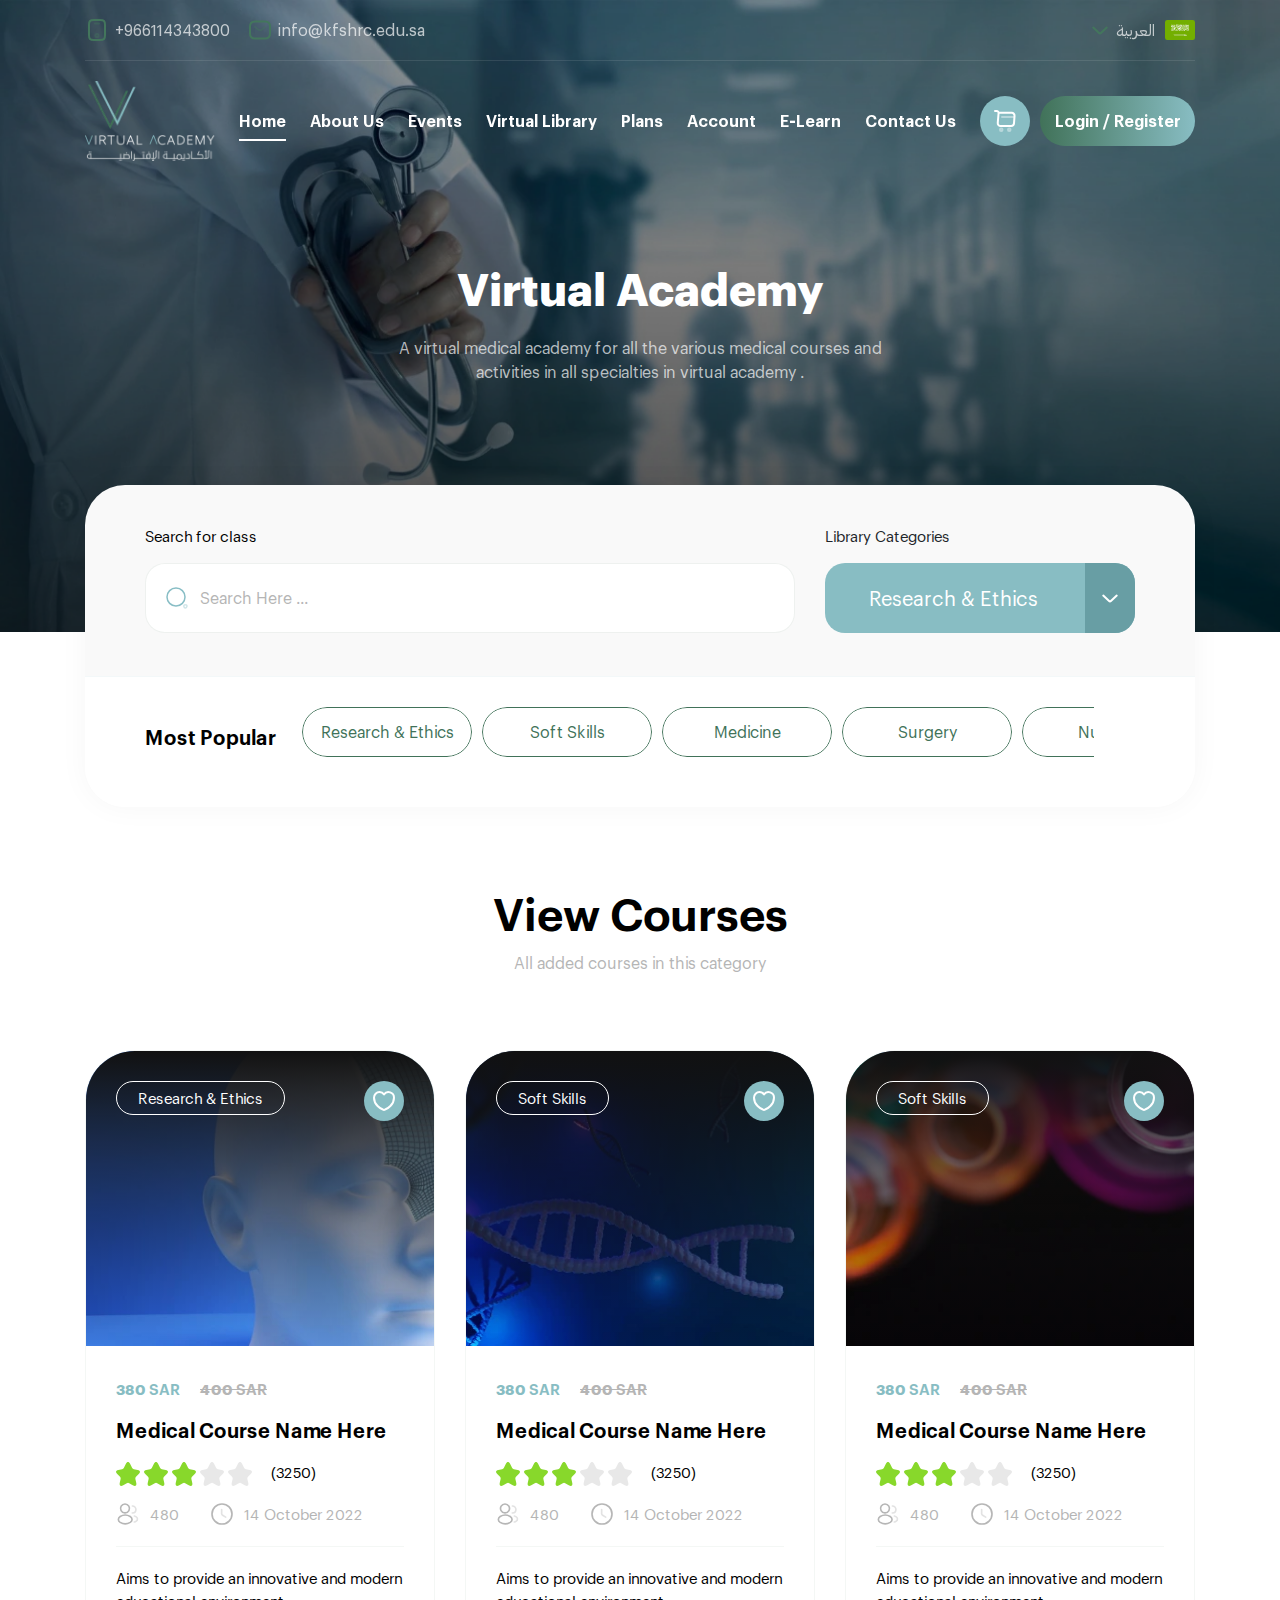
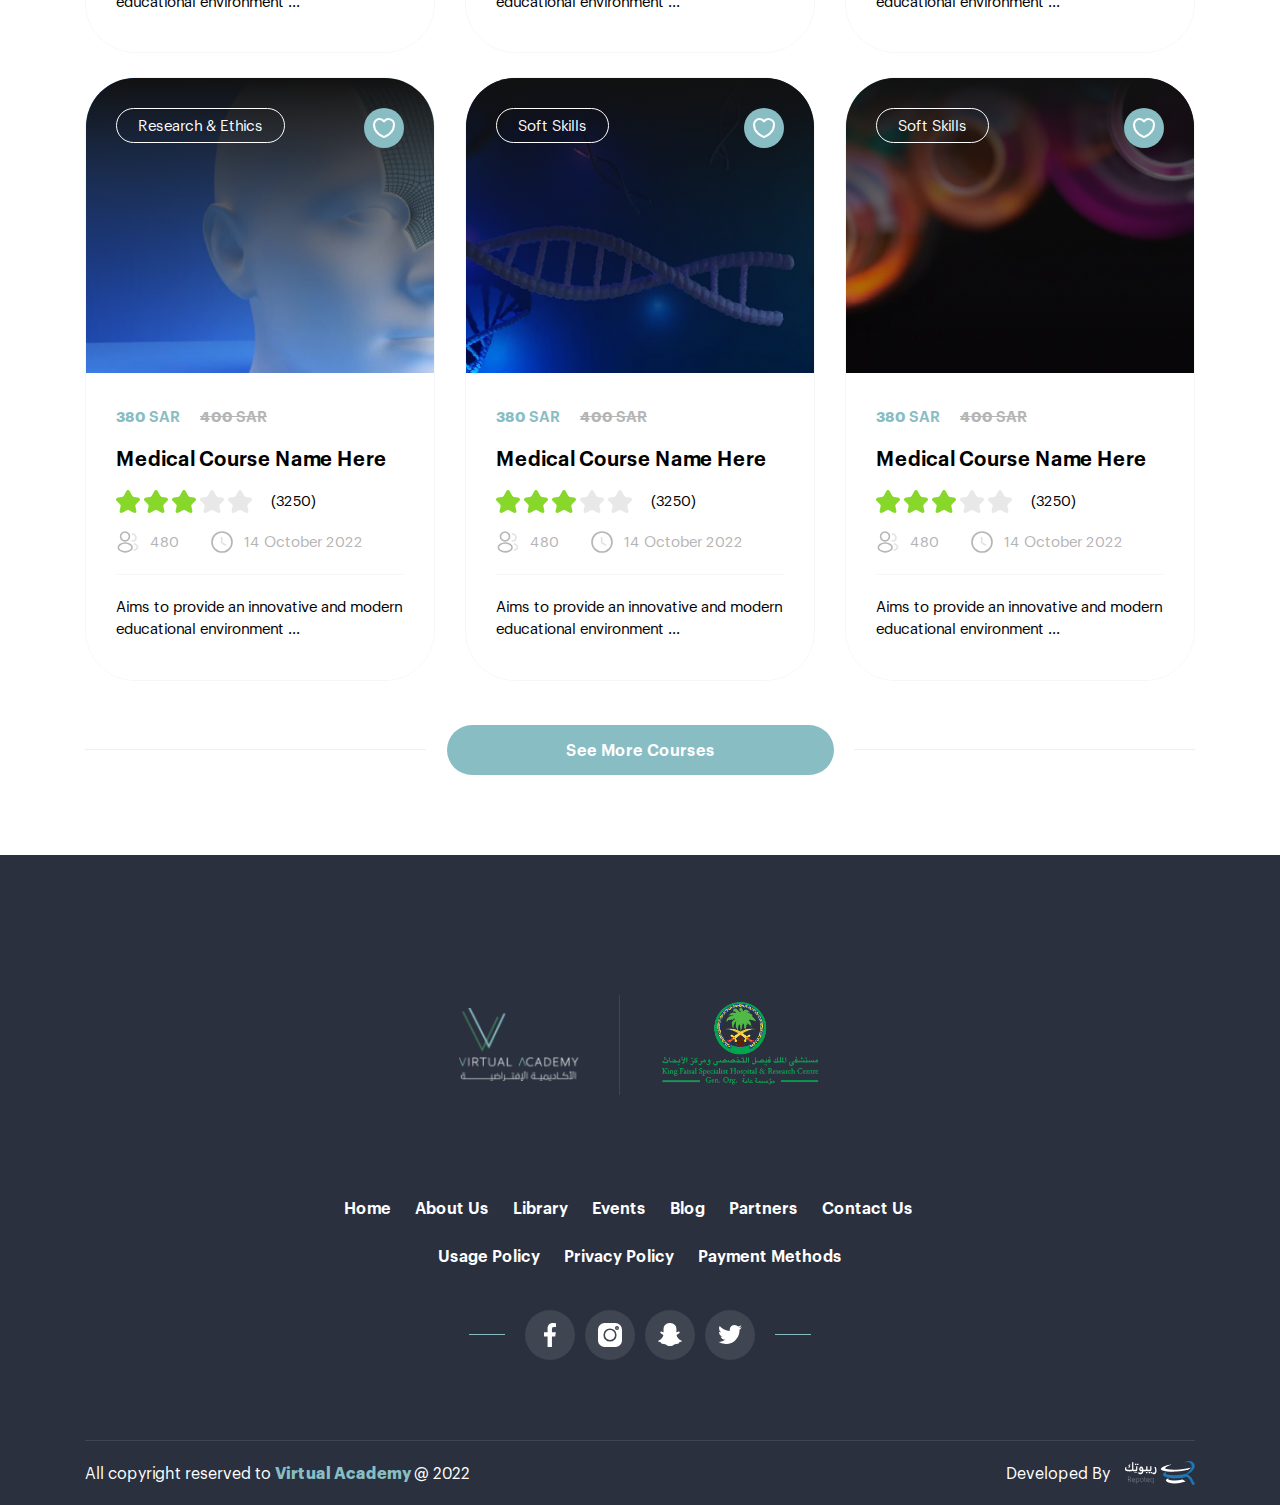
<file: index.html>
<!DOCTYPE html>
<html>
  <head>
    <meta charset="utf-8" />
    <meta name="description" content="...." />
    <meta name="author" content="misara adel" />
    <meta name="viewport" content="width=device-width, initial-scale=1, shrink-to-fit=no" />
    <title>
      Virtual Academy
    </title>
    <link rel="shortcut icon" href="assets/images/logo/icon.png" type="image/x-icon"/>
    <link rel="stylesheet" href="assets/css/lib/animate.css" />
    <link rel="stylesheet" href="assets/css/lib/jquery.fancybox.css" />
    <link rel="stylesheet" href="assets/css/lib/bootstrap.css" />
    <link rel="stylesheet" href="assets/css/lib/swiper-bundle.min.css" />
    <link rel="stylesheet" href="assets/css/style.css" />
  </head>
  <body>
    <nav class="navbar">
      <div class="container">
        <div class="top-nav">
          <ul class="socail-data">
            <li>
              <a href="#">
                <img src="assets/images/icons/phone.svg" loading="lazy" alt="" />

                <span>
                  +966114343800
                </span>
              </a>
            </li>

            <li>
              <a href="#">
                <img src="assets/images/icons/sms.svg" loading="lazy" alt="" />

                <span>
                  info@kfshrc.edu.sa
                </span>
              </a>
            </li>
          </ul>

          <div class="drop-lang">
            <a href="#" class="lang">
              <span>
                العربية
              </span>

              <img src="assets/images/icons/saudi_arabia.svg" loading="lazy" alt="" />
            </a>
          </div>
        </div>
        
        <div class="center-nav">
          <div class="hamburger">
            <span class="line"></span>
            <span class="line"></span>
            <span class="line"></span>
          </div>

          <a href="index.html" class="brand-name">
            <img src="assets/images/logo/logo.webp" class="fixed-logo" loading="lazy" alt="" />
            <img src="assets/images/logo/scroll-logo.png" class="scroll-logo" loading="lazy" alt="" />
          </a>

          <ul class="navbar-nav">
            <li class="nav-item">
              <a href="index.html" class="nav-link active">
                Home
              </a>
            </li>

            <li class="nav-item">
              <a href="about.html" class="nav-link">
                About Us
              </a>
            </li>

            <li class="nav-item">
              <a href="events.html" class="nav-link">
                Events
              </a>
            </li>

            <li class="nav-item">
              <a href="courses.html" class="nav-link">
                Virtual Library
              </a>
            </li>

            <li class="nav-item">
              <a href="#" class="nav-link">
                Plans
              </a>
            </li>

            <li class="nav-item">
              <a href="#" class="nav-link">
                Account
              </a>
            </li>

            <li class="nav-item">
              <a href="#" class="nav-link">
                E-Learn
              </a>
            </li>

            <li class="nav-item">
              <a href="#" class="nav-link">
                Contact Us
              </a>
            </li>
          </ul>

          <div class="button-contain">
            <a href="cart.html" class="cart">
              <img src="assets/images/icons/cart.svg" class="cart-icon" loading="lazy" alt="" />
            </a>

            <a href="login.html" class="login-btn">
              <img src="assets/images/icons/user.svg" loading="lazy" alt="" />

              <span>
                Login / Register
              </span>
            </a>
          </div>
        </div>
      </div>
    </nav>
    
    <main>
      <header>
        <div class="container">
          <div class="row">
            <div class="col-lg-6 col-12 mx-auto">
              <div class="contain">
                <h1>
                  Virtual Academy
                </h1>

                <p>
                  A virtual medical academy for all the various medical courses and activities in all specialties in virtual academy .
                </p>
              </div>
            </div>
          </div>
        </div>
      </header>

      <section class="search-course">
        <div class="container">
          <div class="contain">
            <div class="filter-contain">
              <div class="row">
                <div class="col-lg-8 col-12 mb-2">
                  <form class="from-contain">
                    <div class="form-group">
                      <label for="">
                        Search for class
                      </label>

                      <div class="form-data">
                        <img src="assets/images/icons/search.svg" loading="lazy" alt="" />

                        <input type="text" class="form-control" placeholder="Search Here ..." />
                      </div>
                    </div>
                  </form>
                </div>

                <div class="col-lg-4 col-12 mb-4">
                  <div class="drop-filer">
                    <label for="">
                      Library Categories
                    </label>

                    <a href="#" class="search-btn">
                      <span>
                        Research & Ethics
                      </span>
                    </a>
                  </div>
                </div>
              </div>
            </div>

            <div class="filter-data">
              <p>
                Most Popular
              </p>

              <ul class="filter-list">
                <li>
                  <a href="#">
                    <span>
                      Research & Ethics
                    </span>
                  </a>
                </li>

                <li>
                  <a href="#">
                    <span>
                      Soft Skills
                    </span>
                  </a>
                </li>

                <li>
                  <a href="#">
                    <span>
                      Medicine
                    </span>
                  </a>
                </li>

                <li>
                  <a href="#">
                    <span>
                      Surgery
                    </span>
                  </a>
                </li>

                <li>
                  <a href="#">
                    <span>
                      Nursing
                    </span>
                  </a>
                </li>
              </ul>
            </div>
          </div>
        </div>
      </section>

      <section class="courses general-section">
        <div class="container">
          <div class="heading">
            <h1>
              View Courses
            </h1>

            <p>
              All added courses in this category
            </p>
          </div>

          <div class="row">
            <div class="col-lg-4 col-12 mb-4">
              <div class="course-box">
                <div class="front-box">
                  <div class="image-content">
                    <img src="assets/images/courses/course_1.webp" class="course-img" loading="lazy" alt="" />

                    <a href="#" class="fav-icon">
                      <img src="assets/images/icons/heart.svg" class="border-icon" loading="lazy" alt="" />
                      <img src="assets/images/icons/fill_heart.svg" class="fill-icon" loading="lazy" alt="" />
                    </a>

                    <a href="#" class="type">
                      <span>
                        Research & Ethics
                      </span>
                    </a>
                  </div>

                  <div class="contain">
                    <div class="flex-price">
                      <p class="after">
                        380 
                        <span>
                          SAR
                        </span>
                      </p>

                      <p class="before">
                        400 
                        <span>
                          SAR
                        </span>
                      </p>
                    </div>

                    <a href="course-details.html" class="course-details">
                      Medical Course Name Here
                    </a>

                    <ul class="rate">
                      <li>
                        <a href="#" class="active">
                          <img src="assets/images/icons/star.svg" loading="lazy" alt="" />
                        </a>
                      </li>

                      <li>
                        <a href="#" class="active">
                          <img src="assets/images/icons/star.svg" loading="lazy" alt="" />
                        </a>
                      </li>

                      <li>
                        <a href="#" class="active">
                          <img src="assets/images/icons/star.svg" loading="lazy" alt="" />
                        </a>
                      </li>

                      <li>
                        <a href="#">
                          <img src="assets/images/icons/star.svg" loading="lazy" alt="" />
                        </a>
                      </li>

                      <li>
                        <a href="#">
                          <img src="assets/images/icons/star.svg" loading="lazy" alt="" />
                        </a>
                      </li>

                      <li>
                        <span>
                          (3250)
                        </span>
                      </li>
                    </ul>

                    <ul class="course-info">
                      <li>
                        <a href="#">
                          <img src="assets/images/icons/people.svg" loading="lazy" alt="" />
                          
                          <span>
                            480
                          </span>
                        </a>
                      </li>

                      <li>
                        <a href="#">
                          <img src="assets/images/icons/clock.svg" loading="lazy" alt="" />

                          <span>
                            14 October 2022
                          </span>
                        </a>
                      </li>
                    </ul>

                    <p>
                      Aims to provide an innovative and modern educational environment ...
                    </p>
                  </div>
                </div>

                <div class="back-front">
                  <img src="assets/images/courses/course_1.webp" class="course-cover" loading="lazy" alt="" />

                  <div class="data-contain">
                    <div class="flex-price">
                      <p class="after">
                        380 
                        <span>
                          SAR
                        </span>
                      </p>

                      <p class="before">
                        400 
                        <span>
                          SAR
                        </span>
                      </p>
                    </div>

                    <a href="course-details.html" class="course-details">
                      Medical Course Name Here
                    </a>

                    <ul class="rate">
                      <li>
                        <a href="#" class="active">
                          <img src="assets/images/icons/star.svg" loading="lazy" alt="" />
                        </a>
                      </li>

                      <li>
                        <a href="#" class="active">
                          <img src="assets/images/icons/star.svg" loading="lazy" alt="" />
                        </a>
                      </li>

                      <li>
                        <a href="#" class="active">
                          <img src="assets/images/icons/star.svg" loading="lazy" alt="" />
                        </a>
                      </li>

                      <li>
                        <a href="#">
                          <img src="assets/images/icons/star.svg" loading="lazy" alt="" />
                        </a>
                      </li>

                      <li>
                        <a href="#">
                          <img src="assets/images/icons/star.svg" loading="lazy" alt="" />
                        </a>
                      </li>

                      <li>
                        <span>
                          (3250)
                        </span>
                      </li>
                    </ul>
                    
                    <a href="#" class="type">
                      <span>
                        Research & Ethics
                      </span>
                    </a>

                    <ul class="course-info">
                      <li>
                        <a href="#">
                          <img src="assets/images/icons/people.svg" loading="lazy" alt="" />
                          
                          <span>
                            480
                          </span>
                        </a>
                      </li>

                      <li>
                        <a href="#">
                          <img src="assets/images/icons/clock.svg" loading="lazy" alt="" />

                          <span>
                            14 October 2022
                          </span>
                        </a>
                      </li>
                    </ul>

                    <div class="button-contain">
                      <button class="add-to-cart">
                        <span>
                          Add To Cart
                        </span>
                      </button>

                      <a href="#" class="fav-icon">
                        <img src="assets/images/icons/heart.svg" class="border-icon" loading="lazy" alt="" />
                        <img src="assets/images/icons/fill_heart.svg" class="fill-icon" loading="lazy" alt="" />
                      </a>
                    </div>
                  </div>
                </div>
              </div>
            </div>

            <div class="col-lg-4 col-12 mb-4">
              <div class="course-box">
                <div class="front-box">
                  <div class="image-content">
                    <img src="assets/images/courses/course_2.webp" class="course-img" loading="lazy" alt="" />

                    <a href="#" class="fav-icon">
                      <img src="assets/images/icons/heart.svg" class="border-icon" loading="lazy" alt="" />
                      <img src="assets/images/icons/fill_heart.svg" class="fill-icon" loading="lazy" alt="" />
                    </a>

                    <a href="#" class="type">
                      <span>
                        Soft Skills
                      </span>
                    </a>
                  </div>

                  <div class="contain">
                    <div class="flex-price">
                      <p class="after">
                        380 
                        <span>
                          SAR
                        </span>
                      </p>

                      <p class="before">
                        400 
                        <span>
                          SAR
                        </span>
                      </p>
                    </div>

                    <a href="course-details.html" class="course-details">
                      Medical Course Name Here
                    </a>

                    <ul class="rate">
                      <li>
                        <a href="#" class="active">
                          <img src="assets/images/icons/star.svg" loading="lazy" alt="" />
                        </a>
                      </li>

                      <li>
                        <a href="#" class="active">
                          <img src="assets/images/icons/star.svg" loading="lazy" alt="" />
                        </a>
                      </li>

                      <li>
                        <a href="#" class="active">
                          <img src="assets/images/icons/star.svg" loading="lazy" alt="" />
                        </a>
                      </li>

                      <li>
                        <a href="#">
                          <img src="assets/images/icons/star.svg" loading="lazy" alt="" />
                        </a>
                      </li>

                      <li>
                        <a href="#">
                          <img src="assets/images/icons/star.svg" loading="lazy" alt="" />
                        </a>
                      </li>

                      <li>
                        <span>
                          (3250)
                        </span>
                      </li>
                    </ul>

                    <ul class="course-info">
                      <li>
                        <a href="#">
                          <img src="assets/images/icons/people.svg" loading="lazy" alt="" />
                          
                          <span>
                            480
                          </span>
                        </a>
                      </li>

                      <li>
                        <a href="#">
                          <img src="assets/images/icons/clock.svg" loading="lazy" alt="" />

                          <span>
                            14 October 2022
                          </span>
                        </a>
                      </li>
                    </ul>

                    <p>
                      Aims to provide an innovative and modern educational environment ...
                    </p>
                  </div>
                </div>

                <div class="back-front">
                  <img src="assets/images/courses/course_2.webp" class="course-cover" loading="lazy" alt="" />

                  <div class="data-contain">
                    <div class="flex-price">
                      <p class="after">
                        380 
                        <span>
                          SAR
                        </span>
                      </p>

                      <p class="before">
                        400 
                        <span>
                          SAR
                        </span>
                      </p>
                    </div>

                    <a href="course-details.html" class="course-details">
                      Medical Course Name Here
                    </a>

                    <ul class="rate">
                      <li>
                        <a href="#" class="active">
                          <img src="assets/images/icons/star.svg" loading="lazy" alt="" />
                        </a>
                      </li>

                      <li>
                        <a href="#" class="active">
                          <img src="assets/images/icons/star.svg" loading="lazy" alt="" />
                        </a>
                      </li>

                      <li>
                        <a href="#" class="active">
                          <img src="assets/images/icons/star.svg" loading="lazy" alt="" />
                        </a>
                      </li>

                      <li>
                        <a href="#">
                          <img src="assets/images/icons/star.svg" loading="lazy" alt="" />
                        </a>
                      </li>

                      <li>
                        <a href="#">
                          <img src="assets/images/icons/star.svg" loading="lazy" alt="" />
                        </a>
                      </li>

                      <li>
                        <span>
                          (3250)
                        </span>
                      </li>
                    </ul>
                    
                    <a href="#" class="type">
                      <span>
                        Soft Skills
                      </span>
                    </a>

                    <ul class="course-info">
                      <li>
                        <a href="#">
                          <img src="assets/images/icons/people.svg" loading="lazy" alt="" />
                          
                          <span>
                            480
                          </span>
                        </a>
                      </li>

                      <li>
                        <a href="#">
                          <img src="assets/images/icons/clock.svg" loading="lazy" alt="" />

                          <span>
                            14 October 2022
                          </span>
                        </a>
                      </li>
                    </ul>

                    <div class="button-contain">
                      <button class="add-to-cart">
                        <span>
                          Add To Cart
                        </span>
                      </button>

                      <a href="#" class="fav-icon">
                        <img src="assets/images/icons/heart.svg" class="border-icon" loading="lazy" alt="" />
                        <img src="assets/images/icons/fill_heart.svg" class="fill-icon" loading="lazy" alt="" />
                      </a>
                    </div>
                  </div>
                </div>
              </div>
            </div>

            <div class="col-lg-4 col-12 mb-4">
              <div class="course-box">
                <div class="front-box">
                  <div class="image-content">
                    <img src="assets/images/courses/course_3.webp" class="course-img" loading="lazy" alt="" />

                    <a href="#" class="fav-icon">
                      <img src="assets/images/icons/heart.svg" class="border-icon" loading="lazy" alt="" />
                      <img src="assets/images/icons/fill_heart.svg" class="fill-icon" loading="lazy" alt="" />
                    </a>

                    <a href="#" class="type">
                      <span>
                        Soft Skills
                      </span>
                    </a>
                  </div>

                  <div class="contain">
                    <div class="flex-price">
                      <p class="after">
                        380 
                        <span>
                          SAR
                        </span>
                      </p>

                      <p class="before">
                        400 
                        <span>
                          SAR
                        </span>
                      </p>
                    </div>

                    <a href="course-details.html" class="course-details">
                      Medical Course Name Here
                    </a>

                    <ul class="rate">
                      <li>
                        <a href="#" class="active">
                          <img src="assets/images/icons/star.svg" loading="lazy" alt="" />
                        </a>
                      </li>

                      <li>
                        <a href="#" class="active">
                          <img src="assets/images/icons/star.svg" loading="lazy" alt="" />
                        </a>
                      </li>

                      <li>
                        <a href="#" class="active">
                          <img src="assets/images/icons/star.svg" loading="lazy" alt="" />
                        </a>
                      </li>

                      <li>
                        <a href="#">
                          <img src="assets/images/icons/star.svg" loading="lazy" alt="" />
                        </a>
                      </li>

                      <li>
                        <a href="#">
                          <img src="assets/images/icons/star.svg" loading="lazy" alt="" />
                        </a>
                      </li>

                      <li>
                        <span>
                          (3250)
                        </span>
                      </li>
                    </ul>

                    <ul class="course-info">
                      <li>
                        <a href="#">
                          <img src="assets/images/icons/people.svg" loading="lazy" alt="" />
                          
                          <span>
                            480
                          </span>
                        </a>
                      </li>

                      <li>
                        <a href="#">
                          <img src="assets/images/icons/clock.svg" loading="lazy" alt="" />

                          <span>
                            14 October 2022
                          </span>
                        </a>
                      </li>
                    </ul>

                    <p>
                      Aims to provide an innovative and modern educational environment ...
                    </p>
                  </div>
                </div>

                <div class="back-front">
                  <img src="assets/images/courses/course_3.webp" class="course-cover" loading="lazy" alt="" />

                  <div class="data-contain">
                    <div class="flex-price">
                      <p class="after">
                        380 
                        <span>
                          SAR
                        </span>
                      </p>

                      <p class="before">
                        400 
                        <span>
                          SAR
                        </span>
                      </p>
                    </div>

                    <a href="course-details.html" class="course-details">
                      Medical Course Name Here
                    </a>

                    <ul class="rate">
                      <li>
                        <a href="#" class="active">
                          <img src="assets/images/icons/star.svg" loading="lazy" alt="" />
                        </a>
                      </li>

                      <li>
                        <a href="#" class="active">
                          <img src="assets/images/icons/star.svg" loading="lazy" alt="" />
                        </a>
                      </li>

                      <li>
                        <a href="#" class="active">
                          <img src="assets/images/icons/star.svg" loading="lazy" alt="" />
                        </a>
                      </li>

                      <li>
                        <a href="#">
                          <img src="assets/images/icons/star.svg" loading="lazy" alt="" />
                        </a>
                      </li>

                      <li>
                        <a href="#">
                          <img src="assets/images/icons/star.svg" loading="lazy" alt="" />
                        </a>
                      </li>

                      <li>
                        <span>
                          (3250)
                        </span>
                      </li>
                    </ul>
                    
                    <a href="#" class="type">
                      <span>
                        Soft Skills
                      </span>
                    </a>

                    <ul class="course-info">
                      <li>
                        <a href="#">
                          <img src="assets/images/icons/people.svg" loading="lazy" alt="" />
                          
                          <span>
                            480
                          </span>
                        </a>
                      </li>

                      <li>
                        <a href="#">
                          <img src="assets/images/icons/clock.svg" loading="lazy" alt="" />

                          <span>
                            14 October 2022
                          </span>
                        </a>
                      </li>
                    </ul>

                    <div class="button-contain">
                      <button class="add-to-cart">
                        <span>
                          Add To Cart
                        </span>
                      </button>

                      <a href="#" class="fav-icon">
                        <img src="assets/images/icons/heart.svg" class="border-icon" loading="lazy" alt="" />
                        <img src="assets/images/icons/fill_heart.svg" class="fill-icon" loading="lazy" alt="" />
                      </a>
                    </div>
                  </div>
                </div>
              </div>
            </div>

            <div class="col-lg-4 col-12 mb-4">
              <div class="course-box">
                <div class="front-box">
                  <div class="image-content">
                    <img src="assets/images/courses/course_1.webp" class="course-img" loading="lazy" alt="" />

                    <a href="#" class="fav-icon">
                      <img src="assets/images/icons/heart.svg" class="border-icon" loading="lazy" alt="" />
                      <img src="assets/images/icons/fill_heart.svg" class="fill-icon" loading="lazy" alt="" />
                    </a>

                    <a href="#" class="type">
                      <span>
                        Research & Ethics
                      </span>
                    </a>
                  </div>

                  <div class="contain">
                    <div class="flex-price">
                      <p class="after">
                        380 
                        <span>
                          SAR
                        </span>
                      </p>

                      <p class="before">
                        400 
                        <span>
                          SAR
                        </span>
                      </p>
                    </div>

                    <a href="course-details.html" class="course-details">
                      Medical Course Name Here
                    </a>

                    <ul class="rate">
                      <li>
                        <a href="#" class="active">
                          <img src="assets/images/icons/star.svg" loading="lazy" alt="" />
                        </a>
                      </li>

                      <li>
                        <a href="#" class="active">
                          <img src="assets/images/icons/star.svg" loading="lazy" alt="" />
                        </a>
                      </li>

                      <li>
                        <a href="#" class="active">
                          <img src="assets/images/icons/star.svg" loading="lazy" alt="" />
                        </a>
                      </li>

                      <li>
                        <a href="#">
                          <img src="assets/images/icons/star.svg" loading="lazy" alt="" />
                        </a>
                      </li>

                      <li>
                        <a href="#">
                          <img src="assets/images/icons/star.svg" loading="lazy" alt="" />
                        </a>
                      </li>

                      <li>
                        <span>
                          (3250)
                        </span>
                      </li>
                    </ul>

                    <ul class="course-info">
                      <li>
                        <a href="#">
                          <img src="assets/images/icons/people.svg" loading="lazy" alt="" />
                          
                          <span>
                            480
                          </span>
                        </a>
                      </li>

                      <li>
                        <a href="#">
                          <img src="assets/images/icons/clock.svg" loading="lazy" alt="" />

                          <span>
                            14 October 2022
                          </span>
                        </a>
                      </li>
                    </ul>

                    <p>
                      Aims to provide an innovative and modern educational environment ...
                    </p>
                  </div>
                </div>

                <div class="back-front">
                  <img src="assets/images/courses/course_1.webp" class="course-cover" loading="lazy" alt="" />

                  <div class="data-contain">
                    <div class="flex-price">
                      <p class="after">
                        380 
                        <span>
                          SAR
                        </span>
                      </p>

                      <p class="before">
                        400 
                        <span>
                          SAR
                        </span>
                      </p>
                    </div>

                    <a href="course-details.html" class="course-details">
                      Medical Course Name Here
                    </a>

                    <ul class="rate">
                      <li>
                        <a href="#" class="active">
                          <img src="assets/images/icons/star.svg" loading="lazy" alt="" />
                        </a>
                      </li>

                      <li>
                        <a href="#" class="active">
                          <img src="assets/images/icons/star.svg" loading="lazy" alt="" />
                        </a>
                      </li>

                      <li>
                        <a href="#" class="active">
                          <img src="assets/images/icons/star.svg" loading="lazy" alt="" />
                        </a>
                      </li>

                      <li>
                        <a href="#">
                          <img src="assets/images/icons/star.svg" loading="lazy" alt="" />
                        </a>
                      </li>

                      <li>
                        <a href="#">
                          <img src="assets/images/icons/star.svg" loading="lazy" alt="" />
                        </a>
                      </li>

                      <li>
                        <span>
                          (3250)
                        </span>
                      </li>
                    </ul>
                    
                    <a href="#" class="type">
                      <span>
                        Research & Ethics
                      </span>
                    </a>

                    <ul class="course-info">
                      <li>
                        <a href="#">
                          <img src="assets/images/icons/people.svg" loading="lazy" alt="" />
                          
                          <span>
                            480
                          </span>
                        </a>
                      </li>

                      <li>
                        <a href="#">
                          <img src="assets/images/icons/clock.svg" loading="lazy" alt="" />

                          <span>
                            14 October 2022
                          </span>
                        </a>
                      </li>
                    </ul>

                    <div class="button-contain">
                      <button class="add-to-cart">
                        <span>
                          Add To Cart
                        </span>
                      </button>

                      <a href="#" class="fav-icon">
                        <img src="assets/images/icons/heart.svg" class="border-icon" loading="lazy" alt="" />
                        <img src="assets/images/icons/fill_heart.svg" class="fill-icon" loading="lazy" alt="" />
                      </a>
                    </div>
                  </div>
                </div>
              </div>
            </div>

            <div class="col-lg-4 col-12 mb-4">
              <div class="course-box">
                <div class="front-box">
                  <div class="image-content">
                    <img src="assets/images/courses/course_2.webp" class="course-img" loading="lazy" alt="" />

                    <a href="#" class="fav-icon">
                      <img src="assets/images/icons/heart.svg" class="border-icon" loading="lazy" alt="" />
                      <img src="assets/images/icons/fill_heart.svg" class="fill-icon" loading="lazy" alt="" />
                    </a>

                    <a href="#" class="type">
                      <span>
                        Soft Skills
                      </span>
                    </a>
                  </div>

                  <div class="contain">
                    <div class="flex-price">
                      <p class="after">
                        380 
                        <span>
                          SAR
                        </span>
                      </p>

                      <p class="before">
                        400 
                        <span>
                          SAR
                        </span>
                      </p>
                    </div>

                    <a href="course-details.html" class="course-details">
                      Medical Course Name Here
                    </a>

                    <ul class="rate">
                      <li>
                        <a href="#" class="active">
                          <img src="assets/images/icons/star.svg" loading="lazy" alt="" />
                        </a>
                      </li>

                      <li>
                        <a href="#" class="active">
                          <img src="assets/images/icons/star.svg" loading="lazy" alt="" />
                        </a>
                      </li>

                      <li>
                        <a href="#" class="active">
                          <img src="assets/images/icons/star.svg" loading="lazy" alt="" />
                        </a>
                      </li>

                      <li>
                        <a href="#">
                          <img src="assets/images/icons/star.svg" loading="lazy" alt="" />
                        </a>
                      </li>

                      <li>
                        <a href="#">
                          <img src="assets/images/icons/star.svg" loading="lazy" alt="" />
                        </a>
                      </li>

                      <li>
                        <span>
                          (3250)
                        </span>
                      </li>
                    </ul>

                    <ul class="course-info">
                      <li>
                        <a href="#">
                          <img src="assets/images/icons/people.svg" loading="lazy" alt="" />
                          
                          <span>
                            480
                          </span>
                        </a>
                      </li>

                      <li>
                        <a href="#">
                          <img src="assets/images/icons/clock.svg" loading="lazy" alt="" />

                          <span>
                            14 October 2022
                          </span>
                        </a>
                      </li>
                    </ul>

                    <p>
                      Aims to provide an innovative and modern educational environment ...
                    </p>
                  </div>
                </div>

                <div class="back-front">
                  <img src="assets/images/courses/course_2.webp" class="course-cover" loading="lazy" alt="" />

                  <div class="data-contain">
                    <div class="flex-price">
                      <p class="after">
                        380 
                        <span>
                          SAR
                        </span>
                      </p>

                      <p class="before">
                        400 
                        <span>
                          SAR
                        </span>
                      </p>
                    </div>

                    <a href="course-details.html" class="course-details">
                      Medical Course Name Here
                    </a>

                    <ul class="rate">
                      <li>
                        <a href="#" class="active">
                          <img src="assets/images/icons/star.svg" loading="lazy" alt="" />
                        </a>
                      </li>

                      <li>
                        <a href="#" class="active">
                          <img src="assets/images/icons/star.svg" loading="lazy" alt="" />
                        </a>
                      </li>

                      <li>
                        <a href="#" class="active">
                          <img src="assets/images/icons/star.svg" loading="lazy" alt="" />
                        </a>
                      </li>

                      <li>
                        <a href="#">
                          <img src="assets/images/icons/star.svg" loading="lazy" alt="" />
                        </a>
                      </li>

                      <li>
                        <a href="#">
                          <img src="assets/images/icons/star.svg" loading="lazy" alt="" />
                        </a>
                      </li>

                      <li>
                        <span>
                          (3250)
                        </span>
                      </li>
                    </ul>
                    
                    <a href="#" class="type">
                      <span>
                        Soft Skills
                      </span>
                    </a>

                    <ul class="course-info">
                      <li>
                        <a href="#">
                          <img src="assets/images/icons/people.svg" loading="lazy" alt="" />
                          
                          <span>
                            480
                          </span>
                        </a>
                      </li>

                      <li>
                        <a href="#">
                          <img src="assets/images/icons/clock.svg" loading="lazy" alt="" />

                          <span>
                            14 October 2022
                          </span>
                        </a>
                      </li>
                    </ul>

                    <div class="button-contain">
                      <button class="add-to-cart">
                        <span>
                          Add To Cart
                        </span>
                      </button>

                      <a href="#" class="fav-icon">
                        <img src="assets/images/icons/heart.svg" class="border-icon" loading="lazy" alt="" />
                        <img src="assets/images/icons/fill_heart.svg" class="fill-icon" loading="lazy" alt="" />
                      </a>
                    </div>
                  </div>
                </div>
              </div>
            </div>

            <div class="col-lg-4 col-12 mb-4">
              <div class="course-box">
                <div class="front-box">
                  <div class="image-content">
                    <img src="assets/images/courses/course_3.webp" class="course-img" loading="lazy" alt="" />

                    <a href="#" class="fav-icon">
                      <img src="assets/images/icons/heart.svg" class="border-icon" loading="lazy" alt="" />
                      <img src="assets/images/icons/fill_heart.svg" class="fill-icon" loading="lazy" alt="" />
                    </a>

                    <a href="#" class="type">
                      <span>
                        Soft Skills
                      </span>
                    </a>
                  </div>

                  <div class="contain">
                    <div class="flex-price">
                      <p class="after">
                        380 
                        <span>
                          SAR
                        </span>
                      </p>

                      <p class="before">
                        400 
                        <span>
                          SAR
                        </span>
                      </p>
                    </div>

                    <a href="course-details.html" class="course-details">
                      Medical Course Name Here
                    </a>

                    <ul class="rate">
                      <li>
                        <a href="#" class="active">
                          <img src="assets/images/icons/star.svg" loading="lazy" alt="" />
                        </a>
                      </li>

                      <li>
                        <a href="#" class="active">
                          <img src="assets/images/icons/star.svg" loading="lazy" alt="" />
                        </a>
                      </li>

                      <li>
                        <a href="#" class="active">
                          <img src="assets/images/icons/star.svg" loading="lazy" alt="" />
                        </a>
                      </li>

                      <li>
                        <a href="#">
                          <img src="assets/images/icons/star.svg" loading="lazy" alt="" />
                        </a>
                      </li>

                      <li>
                        <a href="#">
                          <img src="assets/images/icons/star.svg" loading="lazy" alt="" />
                        </a>
                      </li>

                      <li>
                        <span>
                          (3250)
                        </span>
                      </li>
                    </ul>

                    <ul class="course-info">
                      <li>
                        <a href="#">
                          <img src="assets/images/icons/people.svg" loading="lazy" alt="" />
                          
                          <span>
                            480
                          </span>
                        </a>
                      </li>

                      <li>
                        <a href="#">
                          <img src="assets/images/icons/clock.svg" loading="lazy" alt="" />

                          <span>
                            14 October 2022
                          </span>
                        </a>
                      </li>
                    </ul>

                    <p>
                      Aims to provide an innovative and modern educational environment ...
                    </p>
                  </div>
                </div>

                <div class="back-front">
                  <img src="assets/images/courses/course_3.webp" class="course-cover" loading="lazy" alt="" />

                  <div class="data-contain">
                    <div class="flex-price">
                      <p class="after">
                        380 
                        <span>
                          SAR
                        </span>
                      </p>

                      <p class="before">
                        400 
                        <span>
                          SAR
                        </span>
                      </p>
                    </div>

                    <a href="course-details.html" class="course-details">
                      Medical Course Name Here
                    </a>

                    <ul class="rate">
                      <li>
                        <a href="#" class="active">
                          <img src="assets/images/icons/star.svg" loading="lazy" alt="" />
                        </a>
                      </li>

                      <li>
                        <a href="#" class="active">
                          <img src="assets/images/icons/star.svg" loading="lazy" alt="" />
                        </a>
                      </li>

                      <li>
                        <a href="#" class="active">
                          <img src="assets/images/icons/star.svg" loading="lazy" alt="" />
                        </a>
                      </li>

                      <li>
                        <a href="#">
                          <img src="assets/images/icons/star.svg" loading="lazy" alt="" />
                        </a>
                      </li>

                      <li>
                        <a href="#">
                          <img src="assets/images/icons/star.svg" loading="lazy" alt="" />
                        </a>
                      </li>

                      <li>
                        <span>
                          (3250)
                        </span>
                      </li>
                    </ul>
                    
                    <a href="#" class="type">
                      <span>
                        Soft Skills
                      </span>
                    </a>

                    <ul class="course-info">
                      <li>
                        <a href="#">
                          <img src="assets/images/icons/people.svg" loading="lazy" alt="" />
                          
                          <span>
                            480
                          </span>
                        </a>
                      </li>

                      <li>
                        <a href="#">
                          <img src="assets/images/icons/clock.svg" loading="lazy" alt="" />

                          <span>
                            14 October 2022
                          </span>
                        </a>
                      </li>
                    </ul>

                    <div class="button-contain">
                      <button class="add-to-cart">
                        <span>
                          Add To Cart
                        </span>
                      </button>

                      <a href="#" class="fav-icon">
                        <img src="assets/images/icons/heart.svg" class="border-icon" loading="lazy" alt="" />
                        <img src="assets/images/icons/fill_heart.svg" class="fill-icon" loading="lazy" alt="" />
                      </a>
                    </div>
                  </div>
                </div>
              </div>
            </div>

            <div class="col-12">
              <div class="button-contain">
                <a href="#" class="custom-btn">
                  <span>
                    See More Courses
                  </span>
                </a>
              </div>
            </div>
          </div>
        </div>
      </section>
    </main>

    <footer>
      <div class="container">
        <div class="row">
          <div class="col-lg-7 col-12 mx-auto">
            <div class="contain">
              <div class="brand-name">
                <img src="assets/images/logo/logo.webp" class="brand-logo" loading="lazy" alt="" />

                <img src="assets/images/logo/footer_logo.webp" class="hostiptal-logo" loading="lazy" alt="" />
              </div>

              <ul class="footer-links">
                <li>
                  <a href="#">
                    Home
                  </a>
                </li>

                <li>
                  <a href="#">
                    About Us
                  </a>
                </li>

                <li>
                  <a href="#">
                    Library
                  </a>
                </li>

                <li>
                  <a href="#">
                    Events
                  </a>
                </li>

                <li>
                  <a href="#">
                    Blog
                  </a>
                </li>

                <li>
                  <a href="#">
                    Partners
                  </a>
                </li>

                <li>
                  <a href="#">
                    Contact Us
                  </a>
                </li>

                <li>
                  <a href="#">
                    Usage Policy
                  </a>
                </li>

                <li>
                  <a href="#">
                    Privacy Policy
                  </a>
                </li>

                <li>
                  <a href="#">
                    Payment  Methods
                  </a>
                </li>
              </ul>

              <ul class="socail-media">
                <li>
                  <a href="#">
                    <img src="assets/images/footer/facebook.svg" loading="lazy" alt="" />
                  </a>
                </li>

                <li>
                  <a href="#">
                    <img src="assets/images/footer/instagram.svg" loading="lazy" alt="" />
                  </a>
                </li>

                <li>
                  <a href="#">
                    <img src="assets/images/footer/snapchat.svg" loading="lazy" alt="" />
                  </a>
                </li>

                <li>
                  <a href="#">
                    <img src="assets/images/footer/twitter.svg" loading="lazy" alt="" />
                  </a>
                </li>
              </ul>
            </div>
          </div>
        </div>

        <div class="copyrights">
          <p>
            All copyright reserved to 
            <span>
              Virtual Academy
            </span>
            @ 2022
          </p>

          <a href="https://repoteq.com/" target="_blank" class="repotic">
            <span>
              Developed By
            </span>

            <img src="assets/images/footer/repotic.svg" loading="lazy" alt="ريبوتك خيارك الأمثل لمشروعك" />
          </a>
        </div>
      </div>
    </footer>

    <script src="assets/js/lib/jquery4.js"></script>
    <script src="assets/js/lib/jquery-ui.min.js"></script>
    <script src="assets/js/lib/popper.js"></script>
    <script src="assets/js/lib/bootstrap.js"></script>
    <script src="assets/js/lib/swiper-bundle.min.js"></script>
    <script src="assets/js/lib/jquery.fancybox.js"></script>
    <script src="assets/js/main.js"></script>
  </body>
</html>
</file>
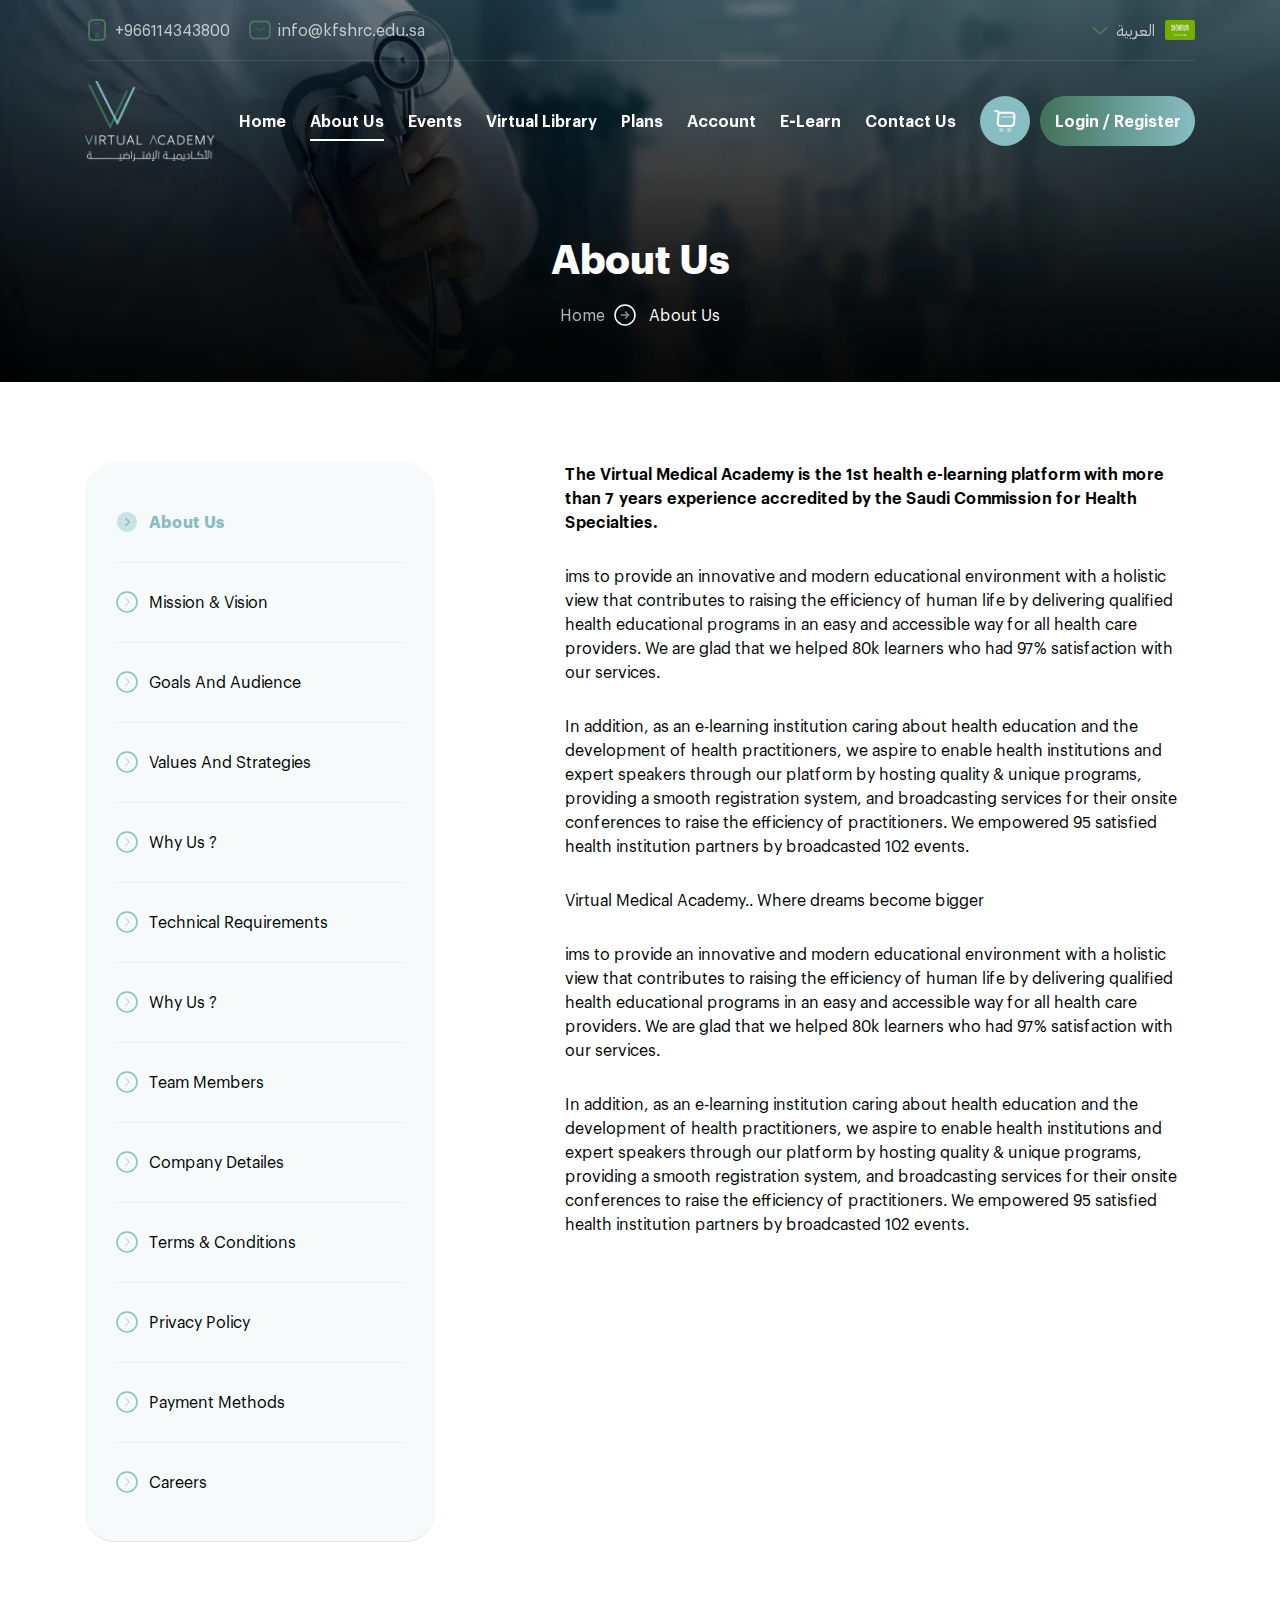
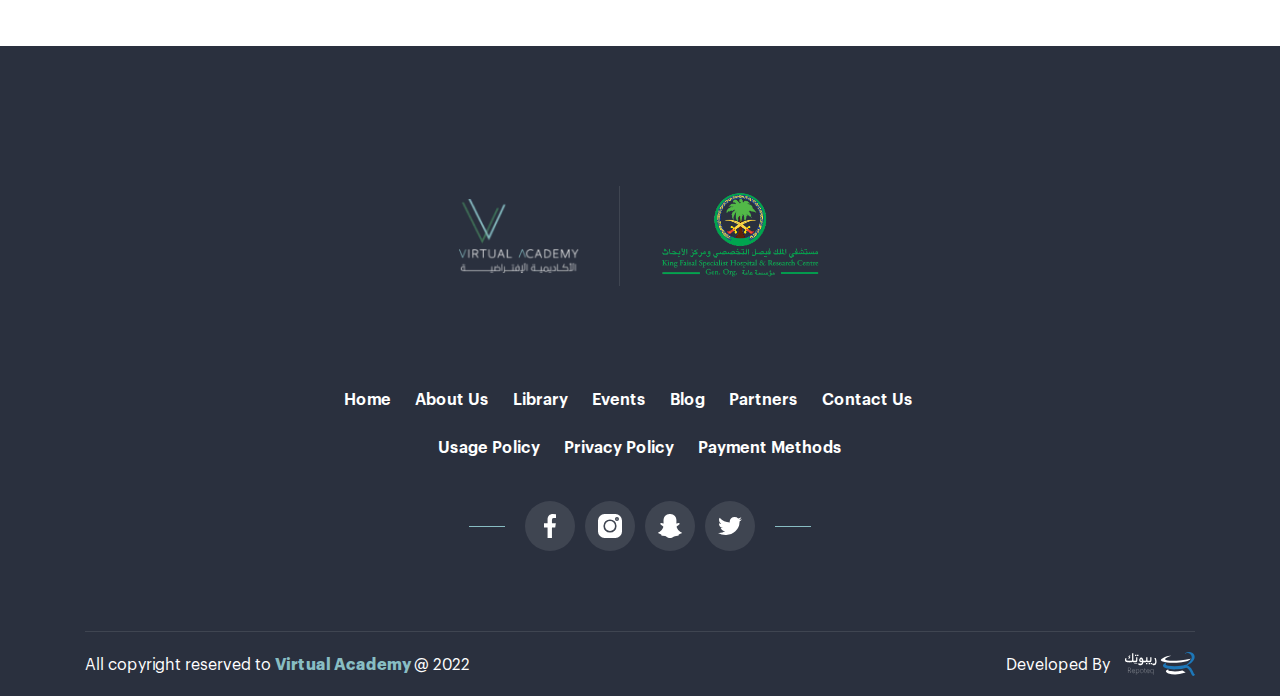
<file: about.html>
<!DOCTYPE html>
<html>
  <head>
    <meta charset="utf-8" />
    <meta name="description" content="...." />
    <meta name="author" content="misara adel" />
    <meta name="viewport" content="width=device-width, initial-scale=1, shrink-to-fit=no" />
    <title>
      Virtual Academy
    </title>
    <link rel="shortcut icon" href="assets/images/logo/icon.png" type="image/x-icon"/>
    <link rel="stylesheet" href="assets/css/lib/animate.css" />
    <link rel="stylesheet" href="assets/css/lib/jquery.fancybox.css" />
    <link rel="stylesheet" href="assets/css/lib/bootstrap.css" />
    <link rel="stylesheet" href="assets/css/lib/swiper-bundle.min.css" />
    <link rel="stylesheet" href="assets/css/style.css" />
  </head>
  <body>
    <nav class="navbar">
      <div class="container">
        <div class="top-nav">
          <ul class="socail-data">
            <li>
              <a href="#">
                <img src="assets/images/icons/phone.svg" loading="lazy" alt="" />

                <span>
                  +966114343800
                </span>
              </a>
            </li>

            <li>
              <a href="#">
                <img src="assets/images/icons/sms.svg" loading="lazy" alt="" />

                <span>
                  info@kfshrc.edu.sa
                </span>
              </a>
            </li>
          </ul>

          <div class="drop-lang">
            <a href="#" class="lang">
              <span>
                العربية
              </span>

              <img src="assets/images/icons/saudi_arabia.svg" loading="lazy" alt="" />
            </a>
          </div>
        </div>
        
        <div class="center-nav">
          <div class="hamburger">
            <span class="line"></span>
            <span class="line"></span>
            <span class="line"></span>
          </div>

          <a href="index.html" class="brand-name">
            <img src="assets/images/logo/logo.webp" class="fixed-logo" loading="lazy" alt="" />
            <img src="assets/images/logo/scroll-logo.png" class="scroll-logo" loading="lazy" alt="" />
          </a>

          <ul class="navbar-nav">
            <li class="nav-item">
              <a href="index.html" class="nav-link">
                Home
              </a>
            </li>

            <li class="nav-item">
              <a href="about.html" class="nav-link active">
                About Us
              </a>
            </li>

            <li class="nav-item">
              <a href="events.html" class="nav-link">
                Events
              </a>
            </li>

            <li class="nav-item">
              <a href="courses.html" class="nav-link">
                Virtual Library
              </a>
            </li>

            <li class="nav-item">
              <a href="#" class="nav-link">
                Plans
              </a>
            </li>

            <li class="nav-item">
              <a href="#" class="nav-link">
                Account
              </a>
            </li>

            <li class="nav-item">
              <a href="#" class="nav-link">
                E-Learn
              </a>
            </li>

            <li class="nav-item">
              <a href="#" class="nav-link">
                Contact Us
              </a>
            </li>
          </ul>

          <div class="button-contain">
            <a href="cart.html" class="cart">
              <img src="assets/images/icons/cart.svg" class="cart-icon" loading="lazy" alt="" />
            </a>

            <a href="login.html" class="login-btn">
              <img src="assets/images/icons/user.svg" loading="lazy" alt="" />
              
              <span>
                Login / Register
              </span>
            </a>
          </div>
        </div>
      </div>
    </nav>

    <main>
      <section class="sub-header">
        <div class="container">
          <div class="row">
            <div class="col-lg-6 col-12 mx-auto">
              <div class="contain">
                <h1>
                  About Us
                </h1>

                <ul class="sub-list">
                  <li>
                    <a href="#">
                      Home
                    </a>
                  </li>

                  <li>
                    <span>
                      About Us
                    </span>
                  </li>
                </ul>
              </div>
            </div>
          </div>
        </div>
      </section>

      <section class="about general-section">
        <div class="container">
          <div class="row">
            <div class="col-lg-4 col-12 mb-4">
              <ul class="nav nav-tabs" id="myTab" role="tablist">
                <li class="nav-item" role="presentation">
                  <a class="nav-link active" id="about-tab" data-toggle="tab" href="#about" role="tab" aria-controls="about" aria-selected="true">
                    About Us
                  </a>
                </li>

                <li class="nav-item" role="presentation">
                  <a class="nav-link" id="mission-tab" data-toggle="tab" href="#mission" role="tab" aria-controls="mission" aria-selected="false">
                    Mission & Vision
                  </a>
                </li>

                <li class="nav-item" role="presentation">
                  <a class="nav-link" id="goals-tab" data-toggle="tab" href="#goals" role="tab" aria-controls="goals" aria-selected="false">
                    Goals And Audience
                  </a>
                </li>

                <li class="nav-item" role="presentation">
                  <a class="nav-link" id="values-tab" data-toggle="tab" href="#values" role="tab" aria-controls="values" aria-selected="false">
                    Values And Strategies
                  </a>
                </li>

                <li class="nav-item" role="presentation">
                  <a class="nav-link" id="why-tab" data-toggle="tab" href="#why" role="tab" aria-controls="why" aria-selected="false">
                    Why Us ?
                  </a>
                </li>

                <li class="nav-item" role="presentation">
                  <a class="nav-link" id="technical-tab" data-toggle="tab" href="#technical" role="tab" aria-controls="technical" aria-selected="false">
                    Technical Requirements
                  </a>
                </li>

                <li class="nav-item" role="presentation">
                  <a class="nav-link" id="why-tab" data-toggle="tab" href="#why" role="tab" aria-controls="why" aria-selected="false">
                    Why Us ?
                  </a>
                </li>

                <li class="nav-item" role="presentation">
                  <a class="nav-link" id="team-tab" data-toggle="tab" href="#team" role="tab" aria-controls="team" aria-selected="false">
                    Team Members
                  </a>
                </li>

                <li class="nav-item" role="presentation">
                  <a class="nav-link" id="company-tab" data-toggle="tab" href="#company" role="tab" aria-controls="company" aria-selected="false">
                    Company Detailes
                  </a>
                </li>

                <li class="nav-item" role="presentation">
                  <a class="nav-link" id="terms-tab" data-toggle="tab" href="#terms" role="tab" aria-controls="terms" aria-selected="false">
                    Terms & Conditions
                  </a>
                </li>

                <li class="nav-item" role="presentation">
                  <a class="nav-link" id="privacy-tab" data-toggle="tab" href="#privacy" role="tab" aria-controls="privacy" aria-selected="false">
                    Privacy Policy
                  </a>
                </li>

                <li class="nav-item" role="presentation">
                  <a class="nav-link" id="payment-tab" data-toggle="tab" href="#payment" role="tab" aria-controls="payment" aria-selected="false">
                    Payment Methods
                  </a>
                </li>

                <li class="nav-item" role="presentation">
                  <a class="nav-link" id="careers-tab" data-toggle="tab" href="#careers" role="tab" aria-controls="careers" aria-selected="false">
                    Careers
                  </a>
                </li>
              </ul>
            </div>

            <div class="col-lg-8 col-12">
              <div class="tab-content" id="myTabContent">
                <div class="tab-pane fade show active" id="about" role="tabpanel" aria-labelledby="about-tab">
                  <div class="contain">
                    <p class="bold-desc">
                      The Virtual Medical Academy is the 1st health e-learning platform with more than 7 years experience accredited by the Saudi Commission for Health Specialties. 
                    </p>
  
                    <p>
                      ims to provide an innovative and modern educational environment with a holistic view that contributes to raising the efficiency of human life by delivering qualified health educational programs in an easy and accessible way for all health care providers. We are glad that we helped 80k learners who had 97% satisfaction with our services. 
                    </p>
  
                    <p>
                      In addition, as an e-learning institution caring about health education and the development of health practitioners, we aspire to enable health institutions and expert speakers through our platform by hosting quality & unique programs, providing a smooth registration system, and broadcasting services for their onsite conferences to raise the efficiency of practitioners. We empowered 95 satisfied health institution partners by broadcasted 102 events.  
                    </p>
  
                    <p class="bold-dec">
                      Virtual Medical Academy.. Where dreams become bigger
                    </p>
  
                    <p>
                      ims to provide an innovative and modern educational environment with a holistic view that contributes to raising the efficiency of human life by delivering qualified health educational programs in an easy and accessible way for all health care providers. We are glad that we helped 80k learners who had 97% satisfaction with our services. 
                    </p>
  
                    <p>
                      In addition, as an e-learning institution caring about health education and the development of health practitioners, we aspire to enable health institutions and expert speakers through our platform by hosting quality & unique programs, providing a smooth registration system, and broadcasting services for their onsite conferences to raise the efficiency of practitioners. We empowered 95 satisfied health institution partners by broadcasted 102 events.  
                    </p>
                  </div>
                </div>

                <div class="tab-pane fade" id="mission" role="tabpanel" aria-labelledby="mission-tab">
                  <div class="contain">
                    <p class="bold-desc">
                      The Virtual Medical Academy is the 1st health e-learning platform with more than 7 years experience accredited by the Saudi Commission for Health Specialties. 
                    </p>
  
                    <p>
                      ims to provide an innovative and modern educational environment with a holistic view that contributes to raising the efficiency of human life by delivering qualified health educational programs in an easy and accessible way for all health care providers. We are glad that we helped 80k learners who had 97% satisfaction with our services. 
                    </p>
  
                    <p>
                      In addition, as an e-learning institution caring about health education and the development of health practitioners, we aspire to enable health institutions and expert speakers through our platform by hosting quality & unique programs, providing a smooth registration system, and broadcasting services for their onsite conferences to raise the efficiency of practitioners. We empowered 95 satisfied health institution partners by broadcasted 102 events.  
                    </p>
  
                    <p class="bold-dec">
                      Virtual Medical Academy.. Where dreams become bigger
                    </p>
  
                    <p>
                      ims to provide an innovative and modern educational environment with a holistic view that contributes to raising the efficiency of human life by delivering qualified health educational programs in an easy and accessible way for all health care providers. We are glad that we helped 80k learners who had 97% satisfaction with our services. 
                    </p>
  
                    <p>
                      In addition, as an e-learning institution caring about health education and the development of health practitioners, we aspire to enable health institutions and expert speakers through our platform by hosting quality & unique programs, providing a smooth registration system, and broadcasting services for their onsite conferences to raise the efficiency of practitioners. We empowered 95 satisfied health institution partners by broadcasted 102 events.  
                    </p>
                  </div>
                </div>

                <div class="tab-pane fade" id="goals" role="tabpanel" aria-labelledby="goals-tab">
                  <div class="contain">
                    <p class="bold-desc">
                      The Virtual Medical Academy is the 1st health e-learning platform with more than 7 years experience accredited by the Saudi Commission for Health Specialties. 
                    </p>
  
                    <p>
                      ims to provide an innovative and modern educational environment with a holistic view that contributes to raising the efficiency of human life by delivering qualified health educational programs in an easy and accessible way for all health care providers. We are glad that we helped 80k learners who had 97% satisfaction with our services. 
                    </p>
  
                    <p>
                      In addition, as an e-learning institution caring about health education and the development of health practitioners, we aspire to enable health institutions and expert speakers through our platform by hosting quality & unique programs, providing a smooth registration system, and broadcasting services for their onsite conferences to raise the efficiency of practitioners. We empowered 95 satisfied health institution partners by broadcasted 102 events.  
                    </p>
  
                    <p class="bold-dec">
                      Virtual Medical Academy.. Where dreams become bigger
                    </p>
  
                    <p>
                      ims to provide an innovative and modern educational environment with a holistic view that contributes to raising the efficiency of human life by delivering qualified health educational programs in an easy and accessible way for all health care providers. We are glad that we helped 80k learners who had 97% satisfaction with our services. 
                    </p>
  
                    <p>
                      In addition, as an e-learning institution caring about health education and the development of health practitioners, we aspire to enable health institutions and expert speakers through our platform by hosting quality & unique programs, providing a smooth registration system, and broadcasting services for their onsite conferences to raise the efficiency of practitioners. We empowered 95 satisfied health institution partners by broadcasted 102 events.  
                    </p>
                  </div>
                </div>

                <div class="tab-pane fade" id="values" role="tabpanel" aria-labelledby="values-tab">
                  <div class="contain">
                    <p class="bold-desc">
                      The Virtual Medical Academy is the 1st health e-learning platform with more than 7 years experience accredited by the Saudi Commission for Health Specialties. 
                    </p>
  
                    <p>
                      ims to provide an innovative and modern educational environment with a holistic view that contributes to raising the efficiency of human life by delivering qualified health educational programs in an easy and accessible way for all health care providers. We are glad that we helped 80k learners who had 97% satisfaction with our services. 
                    </p>
  
                    <p>
                      In addition, as an e-learning institution caring about health education and the development of health practitioners, we aspire to enable health institutions and expert speakers through our platform by hosting quality & unique programs, providing a smooth registration system, and broadcasting services for their onsite conferences to raise the efficiency of practitioners. We empowered 95 satisfied health institution partners by broadcasted 102 events.  
                    </p>
  
                    <p class="bold-dec">
                      Virtual Medical Academy.. Where dreams become bigger
                    </p>
  
                    <p>
                      ims to provide an innovative and modern educational environment with a holistic view that contributes to raising the efficiency of human life by delivering qualified health educational programs in an easy and accessible way for all health care providers. We are glad that we helped 80k learners who had 97% satisfaction with our services. 
                    </p>
  
                    <p>
                      In addition, as an e-learning institution caring about health education and the development of health practitioners, we aspire to enable health institutions and expert speakers through our platform by hosting quality & unique programs, providing a smooth registration system, and broadcasting services for their onsite conferences to raise the efficiency of practitioners. We empowered 95 satisfied health institution partners by broadcasted 102 events.  
                    </p>
                  </div>
                </div>

                <div class="tab-pane fade" id="mission" role="tabpanel" aria-labelledby="mission-tab">
                  <div class="contain">
                    <p class="bold-desc">
                      The Virtual Medical Academy is the 1st health e-learning platform with more than 7 years experience accredited by the Saudi Commission for Health Specialties. 
                    </p>
  
                    <p>
                      ims to provide an innovative and modern educational environment with a holistic view that contributes to raising the efficiency of human life by delivering qualified health educational programs in an easy and accessible way for all health care providers. We are glad that we helped 80k learners who had 97% satisfaction with our services. 
                    </p>
  
                    <p>
                      In addition, as an e-learning institution caring about health education and the development of health practitioners, we aspire to enable health institutions and expert speakers through our platform by hosting quality & unique programs, providing a smooth registration system, and broadcasting services for their onsite conferences to raise the efficiency of practitioners. We empowered 95 satisfied health institution partners by broadcasted 102 events.  
                    </p>
  
                    <p class="bold-dec">
                      Virtual Medical Academy.. Where dreams become bigger
                    </p>
  
                    <p>
                      ims to provide an innovative and modern educational environment with a holistic view that contributes to raising the efficiency of human life by delivering qualified health educational programs in an easy and accessible way for all health care providers. We are glad that we helped 80k learners who had 97% satisfaction with our services. 
                    </p>
  
                    <p>
                      In addition, as an e-learning institution caring about health education and the development of health practitioners, we aspire to enable health institutions and expert speakers through our platform by hosting quality & unique programs, providing a smooth registration system, and broadcasting services for their onsite conferences to raise the efficiency of practitioners. We empowered 95 satisfied health institution partners by broadcasted 102 events.  
                    </p>
                  </div>
                </div>

                <div class="tab-pane fade" id="why" role="tabpanel" aria-labelledby="why-tab">
                  <div class="contain">
                    <p class="bold-desc">
                      The Virtual Medical Academy is the 1st health e-learning platform with more than 7 years experience accredited by the Saudi Commission for Health Specialties. 
                    </p>
  
                    <p>
                      ims to provide an innovative and modern educational environment with a holistic view that contributes to raising the efficiency of human life by delivering qualified health educational programs in an easy and accessible way for all health care providers. We are glad that we helped 80k learners who had 97% satisfaction with our services. 
                    </p>
  
                    <p>
                      In addition, as an e-learning institution caring about health education and the development of health practitioners, we aspire to enable health institutions and expert speakers through our platform by hosting quality & unique programs, providing a smooth registration system, and broadcasting services for their onsite conferences to raise the efficiency of practitioners. We empowered 95 satisfied health institution partners by broadcasted 102 events.  
                    </p>
  
                    <p class="bold-dec">
                      Virtual Medical Academy.. Where dreams become bigger
                    </p>
  
                    <p>
                      ims to provide an innovative and modern educational environment with a holistic view that contributes to raising the efficiency of human life by delivering qualified health educational programs in an easy and accessible way for all health care providers. We are glad that we helped 80k learners who had 97% satisfaction with our services. 
                    </p>
  
                    <p>
                      In addition, as an e-learning institution caring about health education and the development of health practitioners, we aspire to enable health institutions and expert speakers through our platform by hosting quality & unique programs, providing a smooth registration system, and broadcasting services for their onsite conferences to raise the efficiency of practitioners. We empowered 95 satisfied health institution partners by broadcasted 102 events.  
                    </p>
                  </div>
                </div>

                <div class="tab-pane fade" id="technical" role="tabpanel" aria-labelledby="technical-tab">
                  <div class="contain">
                    <p class="bold-desc">
                      The Virtual Medical Academy is the 1st health e-learning platform with more than 7 years experience accredited by the Saudi Commission for Health Specialties. 
                    </p>
  
                    <p>
                      ims to provide an innovative and modern educational environment with a holistic view that contributes to raising the efficiency of human life by delivering qualified health educational programs in an easy and accessible way for all health care providers. We are glad that we helped 80k learners who had 97% satisfaction with our services. 
                    </p>
  
                    <p>
                      In addition, as an e-learning institution caring about health education and the development of health practitioners, we aspire to enable health institutions and expert speakers through our platform by hosting quality & unique programs, providing a smooth registration system, and broadcasting services for their onsite conferences to raise the efficiency of practitioners. We empowered 95 satisfied health institution partners by broadcasted 102 events.  
                    </p>
  
                    <p class="bold-dec">
                      Virtual Medical Academy.. Where dreams become bigger
                    </p>
  
                    <p>
                      ims to provide an innovative and modern educational environment with a holistic view that contributes to raising the efficiency of human life by delivering qualified health educational programs in an easy and accessible way for all health care providers. We are glad that we helped 80k learners who had 97% satisfaction with our services. 
                    </p>
  
                    <p>
                      In addition, as an e-learning institution caring about health education and the development of health practitioners, we aspire to enable health institutions and expert speakers through our platform by hosting quality & unique programs, providing a smooth registration system, and broadcasting services for their onsite conferences to raise the efficiency of practitioners. We empowered 95 satisfied health institution partners by broadcasted 102 events.  
                    </p>
                  </div>
                </div>

                <div class="tab-pane fade" id="team" role="tabpanel" aria-labelledby="team-tab">
                  <div class="contain">
                    <p class="bold-desc">
                      The Virtual Medical Academy is the 1st health e-learning platform with more than 7 years experience accredited by the Saudi Commission for Health Specialties. 
                    </p>
  
                    <p>
                      ims to provide an innovative and modern educational environment with a holistic view that contributes to raising the efficiency of human life by delivering qualified health educational programs in an easy and accessible way for all health care providers. We are glad that we helped 80k learners who had 97% satisfaction with our services. 
                    </p>
  
                    <p>
                      In addition, as an e-learning institution caring about health education and the development of health practitioners, we aspire to enable health institutions and expert speakers through our platform by hosting quality & unique programs, providing a smooth registration system, and broadcasting services for their onsite conferences to raise the efficiency of practitioners. We empowered 95 satisfied health institution partners by broadcasted 102 events.  
                    </p>
  
                    <p class="bold-dec">
                      Virtual Medical Academy.. Where dreams become bigger
                    </p>
  
                    <p>
                      ims to provide an innovative and modern educational environment with a holistic view that contributes to raising the efficiency of human life by delivering qualified health educational programs in an easy and accessible way for all health care providers. We are glad that we helped 80k learners who had 97% satisfaction with our services. 
                    </p>
  
                    <p>
                      In addition, as an e-learning institution caring about health education and the development of health practitioners, we aspire to enable health institutions and expert speakers through our platform by hosting quality & unique programs, providing a smooth registration system, and broadcasting services for their onsite conferences to raise the efficiency of practitioners. We empowered 95 satisfied health institution partners by broadcasted 102 events.  
                    </p>
                  </div>
                </div>

                <div class="tab-pane fade" id="company" role="tabpanel" aria-labelledby="company-tab">
                  <div class="contain">
                    <p class="bold-desc">
                      The Virtual Medical Academy is the 1st health e-learning platform with more than 7 years experience accredited by the Saudi Commission for Health Specialties. 
                    </p>
  
                    <p>
                      ims to provide an innovative and modern educational environment with a holistic view that contributes to raising the efficiency of human life by delivering qualified health educational programs in an easy and accessible way for all health care providers. We are glad that we helped 80k learners who had 97% satisfaction with our services. 
                    </p>
  
                    <p>
                      In addition, as an e-learning institution caring about health education and the development of health practitioners, we aspire to enable health institutions and expert speakers through our platform by hosting quality & unique programs, providing a smooth registration system, and broadcasting services for their onsite conferences to raise the efficiency of practitioners. We empowered 95 satisfied health institution partners by broadcasted 102 events.  
                    </p>
  
                    <p class="bold-dec">
                      Virtual Medical Academy.. Where dreams become bigger
                    </p>
  
                    <p>
                      ims to provide an innovative and modern educational environment with a holistic view that contributes to raising the efficiency of human life by delivering qualified health educational programs in an easy and accessible way for all health care providers. We are glad that we helped 80k learners who had 97% satisfaction with our services. 
                    </p>
  
                    <p>
                      In addition, as an e-learning institution caring about health education and the development of health practitioners, we aspire to enable health institutions and expert speakers through our platform by hosting quality & unique programs, providing a smooth registration system, and broadcasting services for their onsite conferences to raise the efficiency of practitioners. We empowered 95 satisfied health institution partners by broadcasted 102 events.  
                    </p>
                  </div>
                </div>

                <div class="tab-pane fade" id="terms" role="tabpanel" aria-labelledby="terms-tab">
                  <div class="contain">
                    <p class="bold-desc">
                      The Virtual Medical Academy is the 1st health e-learning platform with more than 7 years experience accredited by the Saudi Commission for Health Specialties. 
                    </p>
  
                    <p>
                      ims to provide an innovative and modern educational environment with a holistic view that contributes to raising the efficiency of human life by delivering qualified health educational programs in an easy and accessible way for all health care providers. We are glad that we helped 80k learners who had 97% satisfaction with our services. 
                    </p>
  
                    <p>
                      In addition, as an e-learning institution caring about health education and the development of health practitioners, we aspire to enable health institutions and expert speakers through our platform by hosting quality & unique programs, providing a smooth registration system, and broadcasting services for their onsite conferences to raise the efficiency of practitioners. We empowered 95 satisfied health institution partners by broadcasted 102 events.  
                    </p>
  
                    <p class="bold-dec">
                      Virtual Medical Academy.. Where dreams become bigger
                    </p>
  
                    <p>
                      ims to provide an innovative and modern educational environment with a holistic view that contributes to raising the efficiency of human life by delivering qualified health educational programs in an easy and accessible way for all health care providers. We are glad that we helped 80k learners who had 97% satisfaction with our services. 
                    </p>
  
                    <p>
                      In addition, as an e-learning institution caring about health education and the development of health practitioners, we aspire to enable health institutions and expert speakers through our platform by hosting quality & unique programs, providing a smooth registration system, and broadcasting services for their onsite conferences to raise the efficiency of practitioners. We empowered 95 satisfied health institution partners by broadcasted 102 events.  
                    </p>
                  </div>
                </div>

                <div class="tab-pane fade" id="privacy" role="tabpanel" aria-labelledby="privacy-tab">
                  <div class="contain">
                    <p class="bold-desc">
                      The Virtual Medical Academy is the 1st health e-learning platform with more than 7 years experience accredited by the Saudi Commission for Health Specialties. 
                    </p>
  
                    <p>
                      ims to provide an innovative and modern educational environment with a holistic view that contributes to raising the efficiency of human life by delivering qualified health educational programs in an easy and accessible way for all health care providers. We are glad that we helped 80k learners who had 97% satisfaction with our services. 
                    </p>
  
                    <p>
                      In addition, as an e-learning institution caring about health education and the development of health practitioners, we aspire to enable health institutions and expert speakers through our platform by hosting quality & unique programs, providing a smooth registration system, and broadcasting services for their onsite conferences to raise the efficiency of practitioners. We empowered 95 satisfied health institution partners by broadcasted 102 events.  
                    </p>
  
                    <p class="bold-dec">
                      Virtual Medical Academy.. Where dreams become bigger
                    </p>
  
                    <p>
                      ims to provide an innovative and modern educational environment with a holistic view that contributes to raising the efficiency of human life by delivering qualified health educational programs in an easy and accessible way for all health care providers. We are glad that we helped 80k learners who had 97% satisfaction with our services. 
                    </p>
  
                    <p>
                      In addition, as an e-learning institution caring about health education and the development of health practitioners, we aspire to enable health institutions and expert speakers through our platform by hosting quality & unique programs, providing a smooth registration system, and broadcasting services for their onsite conferences to raise the efficiency of practitioners. We empowered 95 satisfied health institution partners by broadcasted 102 events.  
                    </p>
                  </div>
                </div>

                <div class="tab-pane fade" id="payment" role="tabpanel" aria-labelledby="payment-tab">
                  <div class="contain">
                    <p class="bold-desc">
                      The Virtual Medical Academy is the 1st health e-learning platform with more than 7 years experience accredited by the Saudi Commission for Health Specialties. 
                    </p>
  
                    <p>
                      ims to provide an innovative and modern educational environment with a holistic view that contributes to raising the efficiency of human life by delivering qualified health educational programs in an easy and accessible way for all health care providers. We are glad that we helped 80k learners who had 97% satisfaction with our services. 
                    </p>
  
                    <p>
                      In addition, as an e-learning institution caring about health education and the development of health practitioners, we aspire to enable health institutions and expert speakers through our platform by hosting quality & unique programs, providing a smooth registration system, and broadcasting services for their onsite conferences to raise the efficiency of practitioners. We empowered 95 satisfied health institution partners by broadcasted 102 events.  
                    </p>
  
                    <p class="bold-dec">
                      Virtual Medical Academy.. Where dreams become bigger
                    </p>
  
                    <p>
                      ims to provide an innovative and modern educational environment with a holistic view that contributes to raising the efficiency of human life by delivering qualified health educational programs in an easy and accessible way for all health care providers. We are glad that we helped 80k learners who had 97% satisfaction with our services. 
                    </p>
  
                    <p>
                      In addition, as an e-learning institution caring about health education and the development of health practitioners, we aspire to enable health institutions and expert speakers through our platform by hosting quality & unique programs, providing a smooth registration system, and broadcasting services for their onsite conferences to raise the efficiency of practitioners. We empowered 95 satisfied health institution partners by broadcasted 102 events.  
                    </p>
                  </div>
                </div>

                <div class="tab-pane fade" id="careers" role="tabpanel" aria-labelledby="careers-tab">
                  <div class="contain">
                    <p class="bold-desc">
                      The Virtual Medical Academy is the 1st health e-learning platform with more than 7 years experience accredited by the Saudi Commission for Health Specialties. 
                    </p>
  
                    <p>
                      ims to provide an innovative and modern educational environment with a holistic view that contributes to raising the efficiency of human life by delivering qualified health educational programs in an easy and accessible way for all health care providers. We are glad that we helped 80k learners who had 97% satisfaction with our services. 
                    </p>
  
                    <p>
                      In addition, as an e-learning institution caring about health education and the development of health practitioners, we aspire to enable health institutions and expert speakers through our platform by hosting quality & unique programs, providing a smooth registration system, and broadcasting services for their onsite conferences to raise the efficiency of practitioners. We empowered 95 satisfied health institution partners by broadcasted 102 events.  
                    </p>
  
                    <p class="bold-dec">
                      Virtual Medical Academy.. Where dreams become bigger
                    </p>
  
                    <p>
                      ims to provide an innovative and modern educational environment with a holistic view that contributes to raising the efficiency of human life by delivering qualified health educational programs in an easy and accessible way for all health care providers. We are glad that we helped 80k learners who had 97% satisfaction with our services. 
                    </p>
  
                    <p>
                      In addition, as an e-learning institution caring about health education and the development of health practitioners, we aspire to enable health institutions and expert speakers through our platform by hosting quality & unique programs, providing a smooth registration system, and broadcasting services for their onsite conferences to raise the efficiency of practitioners. We empowered 95 satisfied health institution partners by broadcasted 102 events.  
                    </p>
                  </div>
                </div>
              </div>
            </div>
          </div>
        </div>
      </section>
    </main>

    <footer>
      <div class="container">
        <div class="row">
          <div class="col-lg-7 col-12 mx-auto">
            <div class="contain">
              <div class="brand-name">
                <img src="assets/images/logo/logo.webp" class="brand-logo" loading="lazy" alt="" />

                <img src="assets/images/logo/footer_logo.webp" class="hostiptal-logo" loading="lazy" alt="" />
              </div>

              <ul class="footer-links">
                <li>
                  <a href="#">
                    Home
                  </a>
                </li>

                <li>
                  <a href="#">
                    About Us
                  </a>
                </li>

                <li>
                  <a href="#">
                    Library
                  </a>
                </li>

                <li>
                  <a href="#">
                    Events
                  </a>
                </li>

                <li>
                  <a href="#">
                    Blog
                  </a>
                </li>

                <li>
                  <a href="#">
                    Partners
                  </a>
                </li>

                <li>
                  <a href="#">
                    Contact Us
                  </a>
                </li>

                <li>
                  <a href="#">
                    Usage Policy
                  </a>
                </li>

                <li>
                  <a href="#">
                    Privacy Policy
                  </a>
                </li>

                <li>
                  <a href="#">
                    Payment  Methods
                  </a>
                </li>
              </ul>

              <ul class="socail-media">
                <li>
                  <a href="#">
                    <img src="assets/images/footer/facebook.svg" loading="lazy" alt="" />
                  </a>
                </li>

                <li>
                  <a href="#">
                    <img src="assets/images/footer/instagram.svg" loading="lazy" alt="" />
                  </a>
                </li>

                <li>
                  <a href="#">
                    <img src="assets/images/footer/snapchat.svg" loading="lazy" alt="" />
                  </a>
                </li>

                <li>
                  <a href="#">
                    <img src="assets/images/footer/twitter.svg" loading="lazy" alt="" />
                  </a>
                </li>
              </ul>
            </div>
          </div>
        </div>

        <div class="copyrights">
          <p>
            All copyright reserved to 
            <span>
              Virtual Academy
            </span>
            @ 2022
          </p>

          <a href="https://repoteq.com/" target="_blank" class="repotic">
            <span>
              Developed By
            </span>

            <img src="assets/images/footer/repotic.svg" loading="lazy" alt="ريبوتك خيارك الأمثل لمشروعك" />
          </a>
        </div>
      </div>
    </footer>

    <script src="assets/js/lib/jquery4.js"></script>
    <script src="assets/js/lib/jquery-ui.min.js"></script>
    <script src="assets/js/lib/popper.js"></script>
    <script src="assets/js/lib/bootstrap.js"></script>
    <script src="assets/js/lib/swiper-bundle.min.js"></script>
    <script src="assets/js/lib/jquery.fancybox.js"></script>
    <script src="assets/js/main.js"></script>
  </body>
</html>
</file>
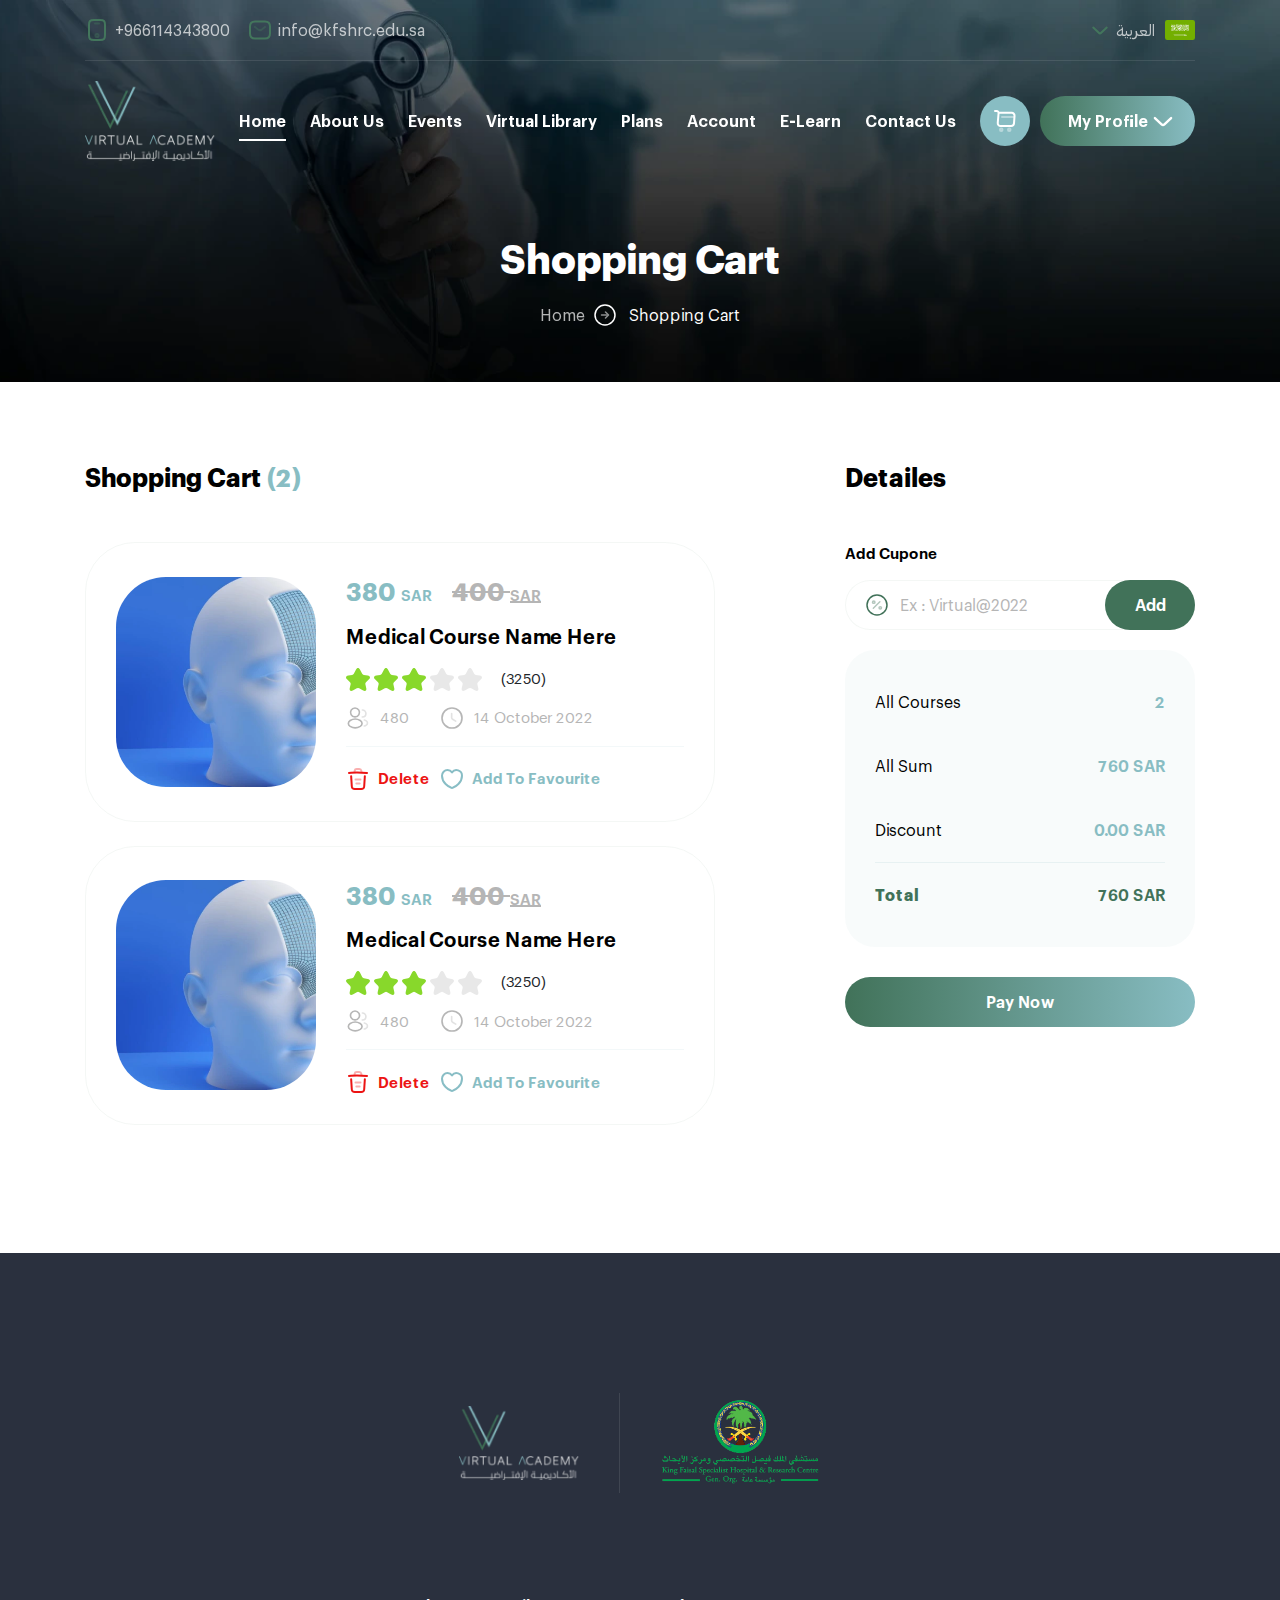
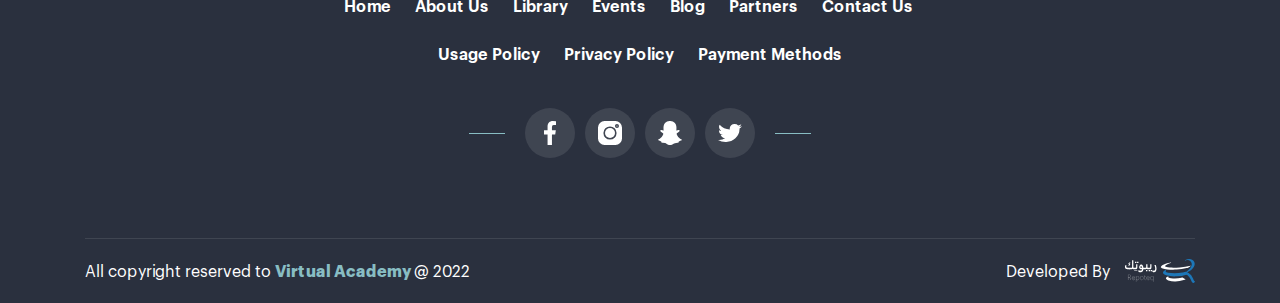
<file: cart.html>
<!DOCTYPE html>
<html>
  <head>
    <meta charset="utf-8" />
    <meta name="description" content="...." />
    <meta name="author" content="misara adel" />
    <meta name="viewport" content="width=device-width, initial-scale=1, shrink-to-fit=no" />
    <title>
      Virtual Academy
    </title>
    <link rel="shortcut icon" href="assets/images/logo/icon.png" type="image/x-icon"/>
    <link rel="stylesheet" href="assets/css/lib/animate.css" />
    <link rel="stylesheet" href="assets/css/lib/jquery.fancybox.css" />
    <link rel="stylesheet" href="assets/css/lib/bootstrap.css" />
    <link rel="stylesheet" href="assets/css/lib/swiper-bundle.min.css" />
    <link rel="stylesheet" href="assets/css/style.css" />
  </head>
  <body>
    <nav class="navbar">
      <div class="container">
        <div class="top-nav">
          <ul class="socail-data">
            <li>
              <a href="#">
                <img src="assets/images/icons/phone.svg" loading="lazy" alt="" />

                <span>
                  +966114343800
                </span>
              </a>
            </li>

            <li>
              <a href="#">
                <img src="assets/images/icons/sms.svg" loading="lazy" alt="" />

                <span>
                  info@kfshrc.edu.sa
                </span>
              </a>
            </li>
          </ul>

          <div class="drop-lang">
            <a href="#" class="lang">
              <span>
                العربية
              </span>

              <img src="assets/images/icons/saudi_arabia.svg" loading="lazy" alt="" />
            </a>
          </div>
        </div>
        
        <div class="center-nav">
          <div class="hamburger">
            <span class="line"></span>
            <span class="line"></span>
            <span class="line"></span>
          </div>

          <a href="index.html" class="brand-name">
            <img src="assets/images/logo/logo.webp" class="fixed-logo" loading="lazy" alt="" />
            <img src="assets/images/logo/scroll-logo.png" class="scroll-logo" loading="lazy" alt="" />
          </a>

          <ul class="navbar-nav">
            <li class="nav-item">
              <a href="index.html" class="nav-link active">
                Home
              </a>
            </li>

            <li class="nav-item">
              <a href="about.html" class="nav-link">
                About Us
              </a>
            </li>

            <li class="nav-item">
              <a href="events.html" class="nav-link">
                Events
              </a>
            </li>

            <li class="nav-item">
              <a href="courses.html" class="nav-link">
                Virtual Library
              </a>
            </li>

            <li class="nav-item">
              <a href="#" class="nav-link">
                Plans
              </a>
            </li>

            <li class="nav-item">
              <a href="#" class="nav-link">
                Account
              </a>
            </li>

            <li class="nav-item">
              <a href="#" class="nav-link">
                E-Learn
              </a>
            </li>

            <li class="nav-item">
              <a href="#" class="nav-link">
                Contact Us
              </a>
            </li>
          </ul>

          <div class="button-contain">
            <a href="cart.html" class="cart">
              <img src="assets/images/icons/cart.svg" class="cart-icon" loading="lazy" alt="" />
            </a>

            <div class="profile-popup">
              <a href="#" class="login-btn">
                <img src="assets/images/icons/user.svg" loading="lazy" alt="" />
  
                <span>
                  My Profile
                </span>
              </a>

              <div class="profile-list">
                <a href="#" class="profile">
                  <img src="assets/images/logo/icon.png" loading="lazy" alt="" />

                  <div class="profile-name">
                    <h2>
                      Virtual Academ..
                    </h2>

                    <p>
                      Info@gmail.com
                    </p>
                  </div>
                </a>

                <ul class="list">
                  <li>
                    <a href="my-courses.html">
                      <img src="assets/images/icons/course.svg" loading="lazy" alt="" />

                      <span>
                        My Courses
                      </span>
                    </a>
                  </li>

                  <li>
                    <a href="my-certificates.html">
                      <img src="assets/images/icons/certificates.svg" loading="lazy" alt="" />

                      <span>
                        My Certificates
                      </span>
                    </a>
                  </li>

                  <li>
                    <a href="favourite.html">
                      <img src="assets/images/icons/heart.svg" loading="lazy" alt="" />

                      <span>
                        Favourite
                      </span>
                    </a>
                  </li>

                  <li>
                    <a href="edit-profile.html">
                      <img src="assets/images/icons/edit.svg" loading="lazy" alt="" />

                      <span>
                        Edit Profile
                      </span>
                    </a>
                  </li>
                </ul>

                <a href="index.html" class="logout">
                  <span>
                    Logout
                  </span>
                </a>
              </div>
            </div>
          </div>
        </div>
      </div>
    </nav>

    <main>
      <section class="sub-header">
        <div class="container">
          <div class="row">
            <div class="col-lg-6 col-12 mx-auto">
              <div class="contain">
                <h1>
                  Shopping Cart
                </h1>

                <ul class="sub-list">
                  <li>
                    <a href="#">
                      Home
                    </a>
                  </li>

                  <li>
                    <span>
                      Shopping Cart
                    </span>
                  </li>
                </ul>
              </div>
            </div>
          </div>
        </div>
      </section>

      <section class="cart general-section">
        <div class="container">
          <div class="row">
            <div class="col-lg-8 col-12 mb-4">
              <div class="cart-contain">
                <h1 class="head">
                  Shopping Cart
  
                  <span>
                    (2)
                  </span>
                </h1>
  
                <div class="row">
                  <div class="col-12 mb-4">
                    <div class="cart-box">
                      <div class="image-content">
                        <img src="assets/images/courses/course_1.webp" loading="lazy" alt="" />
                      </div>
      
                      <div class="contain">
                        <div class="flex-price">
                          <p class="after">
                            380 
                            <span>
                              SAR
                            </span>
                          </p>
      
                          <p class="before">
                            400 
                            <span>
                              SAR
                            </span>
                          </p>
                        </div>
      
                        <a href="#" class="course-details">
                          Medical Course Name Here
                        </a>
      
                        <ul class="rate">
                          <li>
                            <a href="#" class="active">
                              <img src="assets/images/icons/star.svg" loading="lazy" alt="" />
                            </a>
                          </li>
      
                          <li>
                            <a href="#" class="active">
                              <img src="assets/images/icons/star.svg" loading="lazy" alt="" />
                            </a>
                          </li>
      
                          <li>
                            <a href="#" class="active">
                              <img src="assets/images/icons/star.svg" loading="lazy" alt="" />
                            </a>
                          </li>
      
                          <li>
                            <a href="#">
                              <img src="assets/images/icons/star.svg" loading="lazy" alt="" />
                            </a>
                          </li>
      
                          <li>
                            <a href="#">
                              <img src="assets/images/icons/star.svg" loading="lazy" alt="" />
                            </a>
                          </li>
      
                          <li>
                            <span>
                              (3250)
                            </span>
                          </li>
                        </ul>
      
                        <ul class="course-info">
                          <li>
                            <a href="#">
                              <img src="assets/images/icons/people.svg" loading="lazy" alt="" />
                              
                              <span>
                                480
                              </span>
                            </a>
                          </li>
      
                          <li>
                            <a href="#">
                              <img src="assets/images/icons/clock.svg" loading="lazy" alt="" />
      
                              <span>
                                14 October 2022
                              </span>
                            </a>
                          </li>
                        </ul>
      
                        <div class="flex-button">
                          <a href="#" class="delete-btn">
                            <img src="assets/images/icons/delete.svg" loading="lazy" alt="" />
      
                            <span>
                              Delete 
                            </span>
                          </a>
      
                          <a href="#" class="fav-icon">
                            <img src="assets/images/icons/heart.svg" class="border-icon" loading="lazy" alt="" />
                            <img src="assets/images/icons/fill_heart.svg" class="fill-icon" loading="lazy" alt="" />
      
                            <span>
                              Add To Favourite
                            </span>
                          </a>
                        </div>
                      </div>
                    </div>
                  </div>
  
                  <div class="col-12 mb-4">
                    <div class="cart-box">
                      <div class="image-content">
                        <img src="assets/images/courses/course_1.webp" loading="lazy" alt="" />
                      </div>
      
                      <div class="contain">
                        <div class="flex-price">
                          <p class="after">
                            380 
                            <span>
                              SAR
                            </span>
                          </p>
      
                          <p class="before">
                            400 
                            <span>
                              SAR
                            </span>
                          </p>
                        </div>
      
                        <a href="#" class="course-details">
                          Medical Course Name Here
                        </a>
      
                        <ul class="rate">
                          <li>
                            <a href="#" class="active">
                              <img src="assets/images/icons/star.svg" loading="lazy" alt="" />
                            </a>
                          </li>
      
                          <li>
                            <a href="#" class="active">
                              <img src="assets/images/icons/star.svg" loading="lazy" alt="" />
                            </a>
                          </li>
      
                          <li>
                            <a href="#" class="active">
                              <img src="assets/images/icons/star.svg" loading="lazy" alt="" />
                            </a>
                          </li>
      
                          <li>
                            <a href="#">
                              <img src="assets/images/icons/star.svg" loading="lazy" alt="" />
                            </a>
                          </li>
      
                          <li>
                            <a href="#">
                              <img src="assets/images/icons/star.svg" loading="lazy" alt="" />
                            </a>
                          </li>
      
                          <li>
                            <span>
                              (3250)
                            </span>
                          </li>
                        </ul>
      
                        <ul class="course-info">
                          <li>
                            <a href="#">
                              <img src="assets/images/icons/people.svg" loading="lazy" alt="" />
                              
                              <span>
                                480
                              </span>
                            </a>
                          </li>
      
                          <li>
                            <a href="#">
                              <img src="assets/images/icons/clock.svg" loading="lazy" alt="" />
      
                              <span>
                                14 October 2022
                              </span>
                            </a>
                          </li>
                        </ul>
      
                        <div class="flex-button">
                          <a href="#" class="delete-btn">
                            <img src="assets/images/icons/delete.svg" loading="lazy" alt="" />
      
                            <span>
                              Delete 
                            </span>
                          </a>
      
                          <a href="#" class="fav-icon">
                            <img src="assets/images/icons/heart.svg" class="border-icon" loading="lazy" alt="" />
                            <img src="assets/images/icons/fill_heart.svg" class="fill-icon" loading="lazy" alt="" />
      
                            <span>
                              Add To Favourite
                            </span>
                          </a>
                        </div>
                      </div>
                    </div>
                  </div>
                </div>
              </div>
            </div>

            <div class="col-lg-4 col-12 mb-4">
              <div class="cart-details">
                <h1 class="head">
                  Detailes
                </h1>

                <form class="from-contain">
                  <div class="form-group">
                    <label for="">
                      Add Cupone
                    </label>

                    <div class="form-data">
                      <img src="assets/images/icons/tax.svg" loading="lazy" alt="" />

                      <input type="text" class="form-control" placeholder="Ex : Virtual@2022" />

                      <a href="#" class="add-btn">
                        <span>
                          Add
                        </span>
                      </a>
                    </div>
                  </div>
                </form>

                <ul class="details">
                  <li>
                    <span class="name">
                      All Courses
                    </span>

                    <span class="count">
                      2
                    </span>
                  </li>

                  <li>
                    <span class="name">
                      All Sum
                    </span>

                    <span class="count">
                      760 SAR
                    </span>
                  </li>

                  <li>
                    <span class="name">
                      Discount
                    </span>

                    <span class="count">
                      0.00 SAR
                    </span>
                  </li>

                  <li class="total">
                    <span class="name">
                      Total
                    </span>

                    <span class="count">
                      760 SAR
                    </span>
                  </li>
                </ul>

                <a href="#" class="pay-now">
                  <span>
                    Pay Now
                  </span>
                </a>
              </div>
            </div>
          </div>
        </div>
      </section>
    </main>

    <footer>
      <div class="container">
        <div class="row">
          <div class="col-lg-7 col-12 mx-auto">
            <div class="contain">
              <div class="brand-name">
                <img src="assets/images/logo/logo.webp" class="brand-logo" loading="lazy" alt="" />

                <img src="assets/images/logo/footer_logo.webp" class="hostiptal-logo" loading="lazy" alt="" />
              </div>

              <ul class="footer-links">
                <li>
                  <a href="#">
                    Home
                  </a>
                </li>

                <li>
                  <a href="#">
                    About Us
                  </a>
                </li>

                <li>
                  <a href="#">
                    Library
                  </a>
                </li>

                <li>
                  <a href="#">
                    Events
                  </a>
                </li>

                <li>
                  <a href="#">
                    Blog
                  </a>
                </li>

                <li>
                  <a href="#">
                    Partners
                  </a>
                </li>

                <li>
                  <a href="#">
                    Contact Us
                  </a>
                </li>

                <li>
                  <a href="#">
                    Usage Policy
                  </a>
                </li>

                <li>
                  <a href="#">
                    Privacy Policy
                  </a>
                </li>

                <li>
                  <a href="#">
                    Payment  Methods
                  </a>
                </li>
              </ul>

              <ul class="socail-media">
                <li>
                  <a href="#">
                    <img src="assets/images/footer/facebook.svg" loading="lazy" alt="" />
                  </a>
                </li>

                <li>
                  <a href="#">
                    <img src="assets/images/footer/instagram.svg" loading="lazy" alt="" />
                  </a>
                </li>

                <li>
                  <a href="#">
                    <img src="assets/images/footer/snapchat.svg" loading="lazy" alt="" />
                  </a>
                </li>

                <li>
                  <a href="#">
                    <img src="assets/images/footer/twitter.svg" loading="lazy" alt="" />
                  </a>
                </li>
              </ul>
            </div>
          </div>
        </div>

        <div class="copyrights">
          <p>
            All copyright reserved to 
            <span>
              Virtual Academy
            </span>
            @ 2022
          </p>

          <a href="https://repoteq.com/" target="_blank" class="repotic">
            <span>
              Developed By
            </span>

            <img src="assets/images/footer/repotic.svg" loading="lazy" alt="ريبوتك خيارك الأمثل لمشروعك" />
          </a>
        </div>
      </div>
    </footer>

    <script src="assets/js/lib/jquery4.js"></script>
    <script src="assets/js/lib/jquery-ui.min.js"></script>
    <script src="assets/js/lib/popper.js"></script>
    <script src="assets/js/lib/bootstrap.js"></script>
    <script src="assets/js/lib/swiper-bundle.min.js"></script>
    <script src="assets/js/lib/jquery.fancybox.js"></script>
    <script src="assets/js/main.js"></script>
  </body>
</html>
</file>
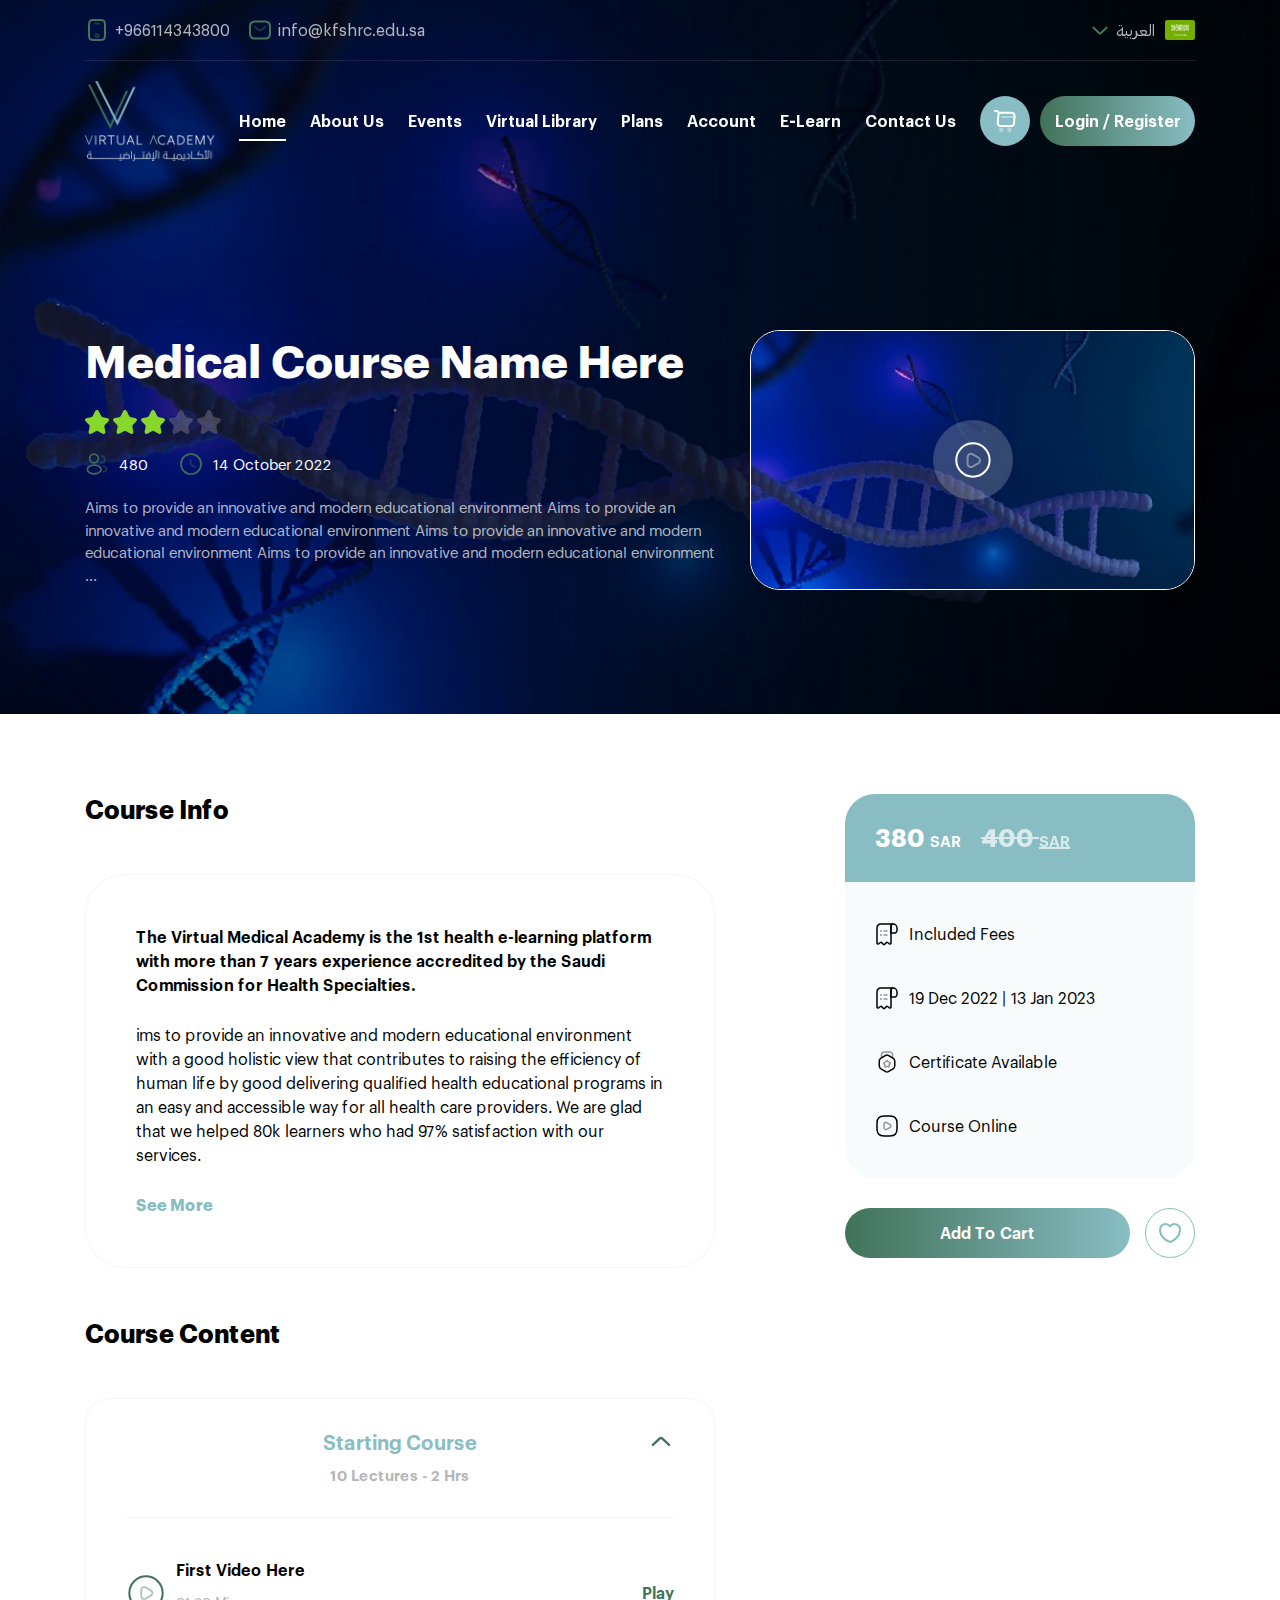
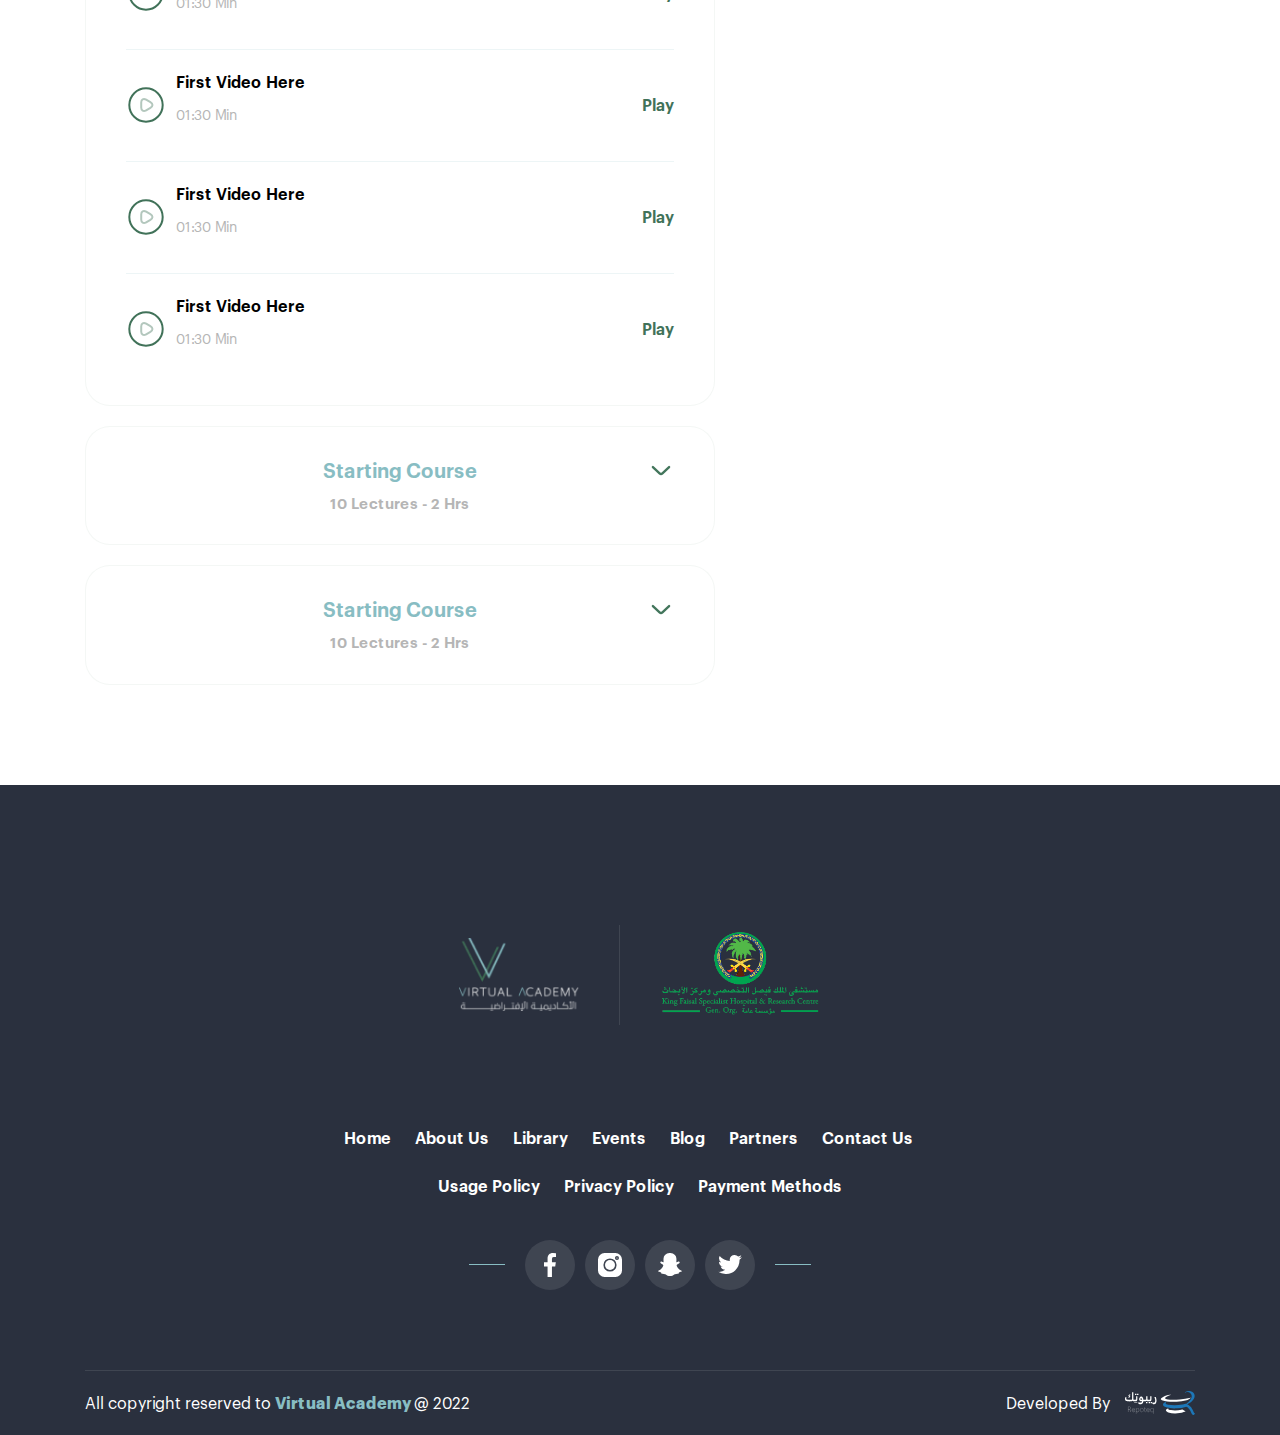
<file: course-details.html>
<!DOCTYPE html>
<html>
  <head>
    <meta charset="utf-8" />
    <meta name="description" content="...." />
    <meta name="author" content="misara adel" />
    <meta name="viewport" content="width=device-width, initial-scale=1, shrink-to-fit=no" />
    <title>
      Virtual Academy
    </title>
    <link rel="shortcut icon" href="assets/images/logo/icon.png" type="image/x-icon"/>
    <link rel="stylesheet" href="assets/css/lib/animate.css" />
    <link rel="stylesheet" href="assets/css/lib/jquery.fancybox.css" />
    <link rel="stylesheet" href="assets/css/lib/bootstrap.css" />
    <link rel="stylesheet" href="assets/css/lib/swiper-bundle.min.css" />
    <link rel="stylesheet" href="assets/css/style.css" />
  </head>
  <body>
    <nav class="navbar">
      <div class="container">
        <div class="top-nav">
          <ul class="socail-data">
            <li>
              <a href="#">
                <img src="assets/images/icons/phone.svg" loading="lazy" alt="" />

                <span>
                  +966114343800
                </span>
              </a>
            </li>

            <li>
              <a href="#">
                <img src="assets/images/icons/sms.svg" loading="lazy" alt="" />

                <span>
                  info@kfshrc.edu.sa
                </span>
              </a>
            </li>
          </ul>

          <div class="drop-lang">
            <a href="#" class="lang">
              <span>
                العربية
              </span>

              <img src="assets/images/icons/saudi_arabia.svg" loading="lazy" alt="" />
            </a>
          </div>
        </div>
        
        <div class="center-nav">
          <div class="hamburger">
            <span class="line"></span>
            <span class="line"></span>
            <span class="line"></span>
          </div>

          <a href="index.html" class="brand-name">
            <img src="assets/images/logo/logo.webp" class="fixed-logo" loading="lazy" alt="" />
            <img src="assets/images/logo/scroll-logo.png" class="scroll-logo" loading="lazy" alt="" />
          </a>

          <ul class="navbar-nav">
            <li class="nav-item">
              <a href="index.html" class="nav-link active">
                Home
              </a>
            </li>

            <li class="nav-item">
              <a href="about.html" class="nav-link">
                About Us
              </a>
            </li>

            <li class="nav-item">
              <a href="#" class="nav-link">
                Events
              </a>
            </li>

            <li class="nav-item">
              <a href="courses.html" class="nav-link">
                Virtual Library
              </a>
            </li>

            <li class="nav-item">
              <a href="#" class="nav-link">
                Plans
              </a>
            </li>

            <li class="nav-item">
              <a href="#" class="nav-link">
                Account
              </a>
            </li>

            <li class="nav-item">
              <a href="#" class="nav-link">
                E-Learn
              </a>
            </li>

            <li class="nav-item">
              <a href="#" class="nav-link">
                Contact Us
              </a>
            </li>
          </ul>

          <div class="button-contain">
            <a href="cart.html" class="cart">
              <img src="assets/images/icons/cart.svg" class="cart-icon" loading="lazy" alt="" />
            </a>

            <a href="login.html" class="login-btn">
              <img src="assets/images/icons/user.svg" loading="lazy" alt="" />

              <span>
                Login / Register
              </span>
            </a>
          </div>
        </div>
      </div>
    </nav>
    
    <main>
      <section class="course-details-header" style="background-image: url('assets/images/courses/course_details.webp');">
        <div class="container">
          <div class="row">
            <div class="col-lg-7 col-12 mb-4">
              <div class="contain">
                <h1>
                  Medical Course Name Here
                </h1>

                <ul class="rate">
                  <li>
                    <a href="#" class="active">
                      <img src="assets/images/icons/star.svg" loading="lazy" alt="" />
                    </a>
                  </li>

                  <li>
                    <a href="#" class="active">
                      <img src="assets/images/icons/star.svg" loading="lazy" alt="" />
                    </a>
                  </li>

                  <li>
                    <a href="#" class="active">
                      <img src="assets/images/icons/star.svg" loading="lazy" alt="" />
                    </a>
                  </li>

                  <li>
                    <a href="#">
                      <img src="assets/images/icons/star.svg" loading="lazy" alt="" />
                    </a>
                  </li>

                  <li>
                    <a href="#">
                      <img src="assets/images/icons/star.svg" loading="lazy" alt="" />
                    </a>
                  </li>

                  <li>
                    <span>
                      (3250)
                    </span>
                  </li>
                </ul>

                <ul class="course-info">
                  <li>
                    <a href="#">
                      <img src="assets/images/icons/people.svg" loading="lazy" alt="" />
                      
                      <span>
                        480
                      </span>
                    </a>
                  </li>

                  <li>
                    <a href="#">
                      <img src="assets/images/icons/clock.svg" loading="lazy" alt="" />

                      <span>
                        14 October 2022
                      </span>
                    </a>
                  </li>
                </ul>

                <p>
                  Aims to provide an innovative and modern educational environment Aims to provide an innovative and modern educational environment Aims to provide an innovative and modern educational environment Aims to provide an innovative and modern educational environment ...
                </p>
              </div>
            </div>

            <div class="col-lg-5 col-12 mb-4">
              <div class="image-content">
                <img src="assets/images/courses/course_2.webp" loading="lazy" alt="" />

                <a href="https://www.youtube.com/watch?v=8aGYx2ayjGs" data-fancybox="" class="video-play">
                  <img src="assets/images/icons/video.svg" loading="lazy" alt="" />
                </a>
              </div>
            </div>
          </div>
        </div>
      </section>

      <section class="course-details-info general-section">
        <div class="container">
          <div class="row">
            <div class="col-lg-8 col-12 order-mobile-1">
              <div class="contain">
                <h1 class="head">
                  Course Info
                </h1>

                <div class="data-contain">
                  <p class="bold-desc">
                    The Virtual Medical Academy is the 1st health e-learning platform with more than 7 years experience accredited by the Saudi Commission for Health Specialties. 
                  </p>

                  <p>
                    ims to provide an innovative and modern educational environment with a good holistic view that contributes to raising the efficiency of human life by good delivering qualified health educational programs in an easy and accessible way for all health care providers. We are glad that we helped 80k learners who had 97% satisfaction with our services. 
                  </p>

                  <a href="#" class="see-more">
                    See More
                  </a>
                </div>

                <h2 class="head">
                  Course Content
                </h2>

                <div class="accordion" id="accordionExample">
                  <div class="card">
                    <div class="card-header" id="headingOne">
                      <button class="btn" type="button" data-toggle="collapse" data-target="#collapseOne" aria-expanded="true" aria-controls="collapseOne">
                        <h2 class="course-name">
                          Starting Course
                        </h2>

                        <p>
                          10 Lectures - 2 Hrs
                        </p>
                      </button>
                    </div>
                
                    <div id="collapseOne" class="collapse show" aria-labelledby="headingOne" data-parent="#accordionExample">
                      <div class="card-body">
                        <ul class="course-list">
                          <li>
                            <div class="data">
                              <img src="assets/images/icons/show-video.svg" loading="lazy" alt="" />

                              <div class="data-name">
                                <p class="title">
                                  First Video Here
                                </p>

                                <p class="time">
                                  01:30 Min
                                </p>
                              </div>
                            </div>

                            <a href="https://www.youtube.com/watch?v=8aGYx2ayjGs" data-fancybox="" class="play">
                              Play
                            </a>
                          </li>

                          <li>
                            <div class="data">
                              <img src="assets/images/icons/show-video.svg" loading="lazy" alt="" />

                              <div class="data-name">
                                <p class="title">
                                  First Video Here
                                </p>

                                <p class="time">
                                  01:30 Min
                                </p>
                              </div>
                            </div>

                            <a href="https://www.youtube.com/watch?v=8aGYx2ayjGs" data-fancybox="" class="play">
                              Play
                            </a>
                          </li>

                          <li>
                            <div class="data">
                              <img src="assets/images/icons/show-video.svg" loading="lazy" alt="" />

                              <div class="data-name">
                                <p class="title">
                                  First Video Here
                                </p>

                                <p class="time">
                                  01:30 Min
                                </p>
                              </div>
                            </div>

                            <a href="https://www.youtube.com/watch?v=8aGYx2ayjGs" data-fancybox="" class="play">
                              Play
                            </a>
                          </li>

                          <li>
                            <div class="data">
                              <img src="assets/images/icons/show-video.svg" loading="lazy" alt="" />

                              <div class="data-name">
                                <p class="title">
                                  First Video Here
                                </p>

                                <p class="time">
                                  01:30 Min
                                </p>
                              </div>
                            </div>

                            <a href="https://www.youtube.com/watch?v=8aGYx2ayjGs" data-fancybox="" class="play">
                              Play
                            </a>
                          </li>
                        </ul>
                      </div>
                    </div>
                  </div>

                  <div class="card">
                    <div class="card-header" id="headingTwo">
                      <button class="btn collapsed" type="button" data-toggle="collapse" data-target="#collapseTwo" aria-expanded="false" aria-controls="collapseTwo">
                        <h2 class="course-name">
                          Starting Course
                        </h2>

                        <p>
                          10 Lectures - 2 Hrs
                        </p>
                      </button>
                    </div>
                    <div id="collapseTwo" class="collapse" aria-labelledby="headingTwo" data-parent="#accordionExample">
                      <div class="card-body">
                        <ul class="course-list">
                          <li>
                            <div class="data">
                              <img src="assets/images/icons/show-video.svg" loading="lazy" alt="" />

                              <div class="data-name">
                                <p class="title">
                                  First Video Here
                                </p>

                                <p class="time">
                                  01:30 Min
                                </p>
                              </div>
                            </div>

                            <a href="https://www.youtube.com/watch?v=8aGYx2ayjGs" data-fancybox="" class="play">
                              Play
                            </a>
                          </li>

                          <li>
                            <div class="data">
                              <img src="assets/images/icons/show-video.svg" loading="lazy" alt="" />

                              <div class="data-name">
                                <p class="title">
                                  First Video Here
                                </p>

                                <p class="time">
                                  01:30 Min
                                </p>
                              </div>
                            </div>

                            <a href="https://www.youtube.com/watch?v=8aGYx2ayjGs" data-fancybox="" class="play">
                              Play
                            </a>
                          </li>

                          <li>
                            <div class="data">
                              <img src="assets/images/icons/show-video.svg" loading="lazy" alt="" />

                              <div class="data-name">
                                <p class="title">
                                  First Video Here
                                </p>

                                <p class="time">
                                  01:30 Min
                                </p>
                              </div>
                            </div>

                            <a href="https://www.youtube.com/watch?v=8aGYx2ayjGs" data-fancybox="" class="play">
                              Play
                            </a>
                          </li>

                          <li>
                            <div class="data">
                              <img src="assets/images/icons/show-video.svg" loading="lazy" alt="" />

                              <div class="data-name">
                                <p class="title">
                                  First Video Here
                                </p>

                                <p class="time">
                                  01:30 Min
                                </p>
                              </div>
                            </div>

                            <a href="https://www.youtube.com/watch?v=8aGYx2ayjGs" data-fancybox="" class="play">
                              Play
                            </a>
                          </li>
                        </ul>
                      </div>
                    </div>
                  </div>

                  <div class="card">
                    <div class="card-header" id="headingThree">
                      <button class="btn  collapsed" type="button" data-toggle="collapse" data-target="#collapseThree" aria-expanded="false" aria-controls="collapseThree">
                        <h2 class="course-name">
                          Starting Course
                        </h2>

                        <p>
                          10 Lectures - 2 Hrs
                        </p>
                      </button>
                    </div>

                    <div id="collapseThree" class="collapse" aria-labelledby="headingThree" data-parent="#accordionExample">
                      <div class="card-body">
                        <ul class="course-list">
                          <li>
                            <div class="data">
                              <img src="assets/images/icons/show-video.svg" loading="lazy" alt="" />

                              <div class="data-name">
                                <p class="title">
                                  First Video Here
                                </p>

                                <p class="time">
                                  01:30 Min
                                </p>
                              </div>
                            </div>

                            <a href="https://www.youtube.com/watch?v=8aGYx2ayjGs" data-fancybox="" class="play">
                              Play
                            </a>
                          </li>

                          <li>
                            <div class="data">
                              <img src="assets/images/icons/show-video.svg" loading="lazy" alt="" />

                              <div class="data-name">
                                <p class="title">
                                  First Video Here
                                </p>

                                <p class="time">
                                  01:30 Min
                                </p>
                              </div>
                            </div>

                            <a href="https://www.youtube.com/watch?v=8aGYx2ayjGs" data-fancybox="" class="play">
                              Play
                            </a>
                          </li>

                          <li>
                            <div class="data">
                              <img src="assets/images/icons/show-video.svg" loading="lazy" alt="" />

                              <div class="data-name">
                                <p class="title">
                                  First Video Here
                                </p>

                                <p class="time">
                                  01:30 Min
                                </p>
                              </div>
                            </div>

                            <a href="https://www.youtube.com/watch?v=8aGYx2ayjGs" data-fancybox="" class="play">
                              Play
                            </a>
                          </li>

                          <li>
                            <div class="data">
                              <img src="assets/images/icons/show-video.svg" loading="lazy" alt="" />

                              <div class="data-name">
                                <p class="title">
                                  First Video Here
                                </p>

                                <p class="time">
                                  01:30 Min
                                </p>
                              </div>
                            </div>

                            <a href="https://www.youtube.com/watch?v=8aGYx2ayjGs" data-fancybox="" class="play">
                              Play
                            </a>
                          </li>
                        </ul>
                      </div>
                    </div>
                  </div>
                </div>
              </div>
            </div>

            <div class="col-lg-4 col-12 mb-4 order-mobile-0">
              <div class="course-statistic">
                <div class="flex-price">
                  <p class="after">
                    380 
                    <span>
                      SAR
                    </span>
                  </p>

                  <p class="before">
                    400 
                    <span>
                      SAR
                    </span>
                  </p>
                </div>

                <ul class="list">
                  <li>
                    <a href="#">
                      <img src="assets/images/icons/file.svg" loading="lazy" alt="" />

                      <span>
                        Included Fees
                      </span>
                    </a>
                  </li>

                  <li>
                    <a href="#">
                      <img src="assets/images/icons/file.svg" loading="lazy" alt="" />

                      <span>
                        19 Dec 2022 | 13 Jan 2023
                      </span>
                    </a>
                  </li>

                  <li>
                    <a href="#">
                      <img src="assets/images/icons/certificate_course.svg" loading="lazy" alt="" />

                      <span>
                        Certificate Available
                      </span>
                    </a>
                  </li>

                  <li>
                    <a href="#">
                      <img src="assets/images/icons/video_icon.svg" loading="lazy" alt="" />

                      <span>
                        Course Online
                      </span>
                    </a>
                  </li>
                </ul>
              </div>

              <div class="button-contain">
                <button class="add-to-cart">
                  <span>
                    Add To Cart
                  </span>
                </button>

                <a href="#" class="fav-icon">
                  <img src="assets/images/icons/heart.svg" class="border-icon" loading="lazy" alt="" />
                  <img src="assets/images/icons/fill_heart.svg" class="fill-icon" loading="lazy" alt="" />
                </a>
              </div>
            </div>
          </div>
        </div>
      </section>
    </main>

    <footer>
      <div class="container">
        <div class="row">
          <div class="col-lg-7 col-12 mx-auto">
            <div class="contain">
              <div class="brand-name">
                <img src="assets/images/logo/logo.webp" class="brand-logo" loading="lazy" alt="" />

                <img src="assets/images/logo/footer_logo.webp" class="hostiptal-logo" loading="lazy" alt="" />
              </div>

              <ul class="footer-links">
                <li>
                  <a href="#">
                    Home
                  </a>
                </li>

                <li>
                  <a href="#">
                    About Us
                  </a>
                </li>

                <li>
                  <a href="#">
                    Library
                  </a>
                </li>

                <li>
                  <a href="#">
                    Events
                  </a>
                </li>

                <li>
                  <a href="#">
                    Blog
                  </a>
                </li>

                <li>
                  <a href="#">
                    Partners
                  </a>
                </li>

                <li>
                  <a href="#">
                    Contact Us
                  </a>
                </li>

                <li>
                  <a href="#">
                    Usage Policy
                  </a>
                </li>

                <li>
                  <a href="#">
                    Privacy Policy
                  </a>
                </li>

                <li>
                  <a href="#">
                    Payment  Methods
                  </a>
                </li>
              </ul>

              <ul class="socail-media">
                <li>
                  <a href="#">
                    <img src="assets/images/footer/facebook.svg" loading="lazy" alt="" />
                  </a>
                </li>

                <li>
                  <a href="#">
                    <img src="assets/images/footer/instagram.svg" loading="lazy" alt="" />
                  </a>
                </li>

                <li>
                  <a href="#">
                    <img src="assets/images/footer/snapchat.svg" loading="lazy" alt="" />
                  </a>
                </li>

                <li>
                  <a href="#">
                    <img src="assets/images/footer/twitter.svg" loading="lazy" alt="" />
                  </a>
                </li>
              </ul>
            </div>
          </div>
        </div>

        <div class="copyrights">
          <p>
            All copyright reserved to 
            <span>
              Virtual Academy
            </span>
            @ 2022
          </p>

          <a href="https://repoteq.com/" target="_blank" class="repotic">
            <span>
              Developed By
            </span>

            <img src="assets/images/footer/repotic.svg" loading="lazy" alt="ريبوتك خيارك الأمثل لمشروعك" />
          </a>
        </div>
      </div>
    </footer>

    <script src="assets/js/lib/jquery4.js"></script>
    <script src="assets/js/lib/jquery-ui.min.js"></script>
    <script src="assets/js/lib/popper.js"></script>
    <script src="assets/js/lib/bootstrap.js"></script>
    <script src="assets/js/lib/swiper-bundle.min.js"></script>
    <script src="assets/js/lib/jquery.fancybox.js"></script>
    <script src="assets/js/main.js"></script>
  </body>
</html>
</file>
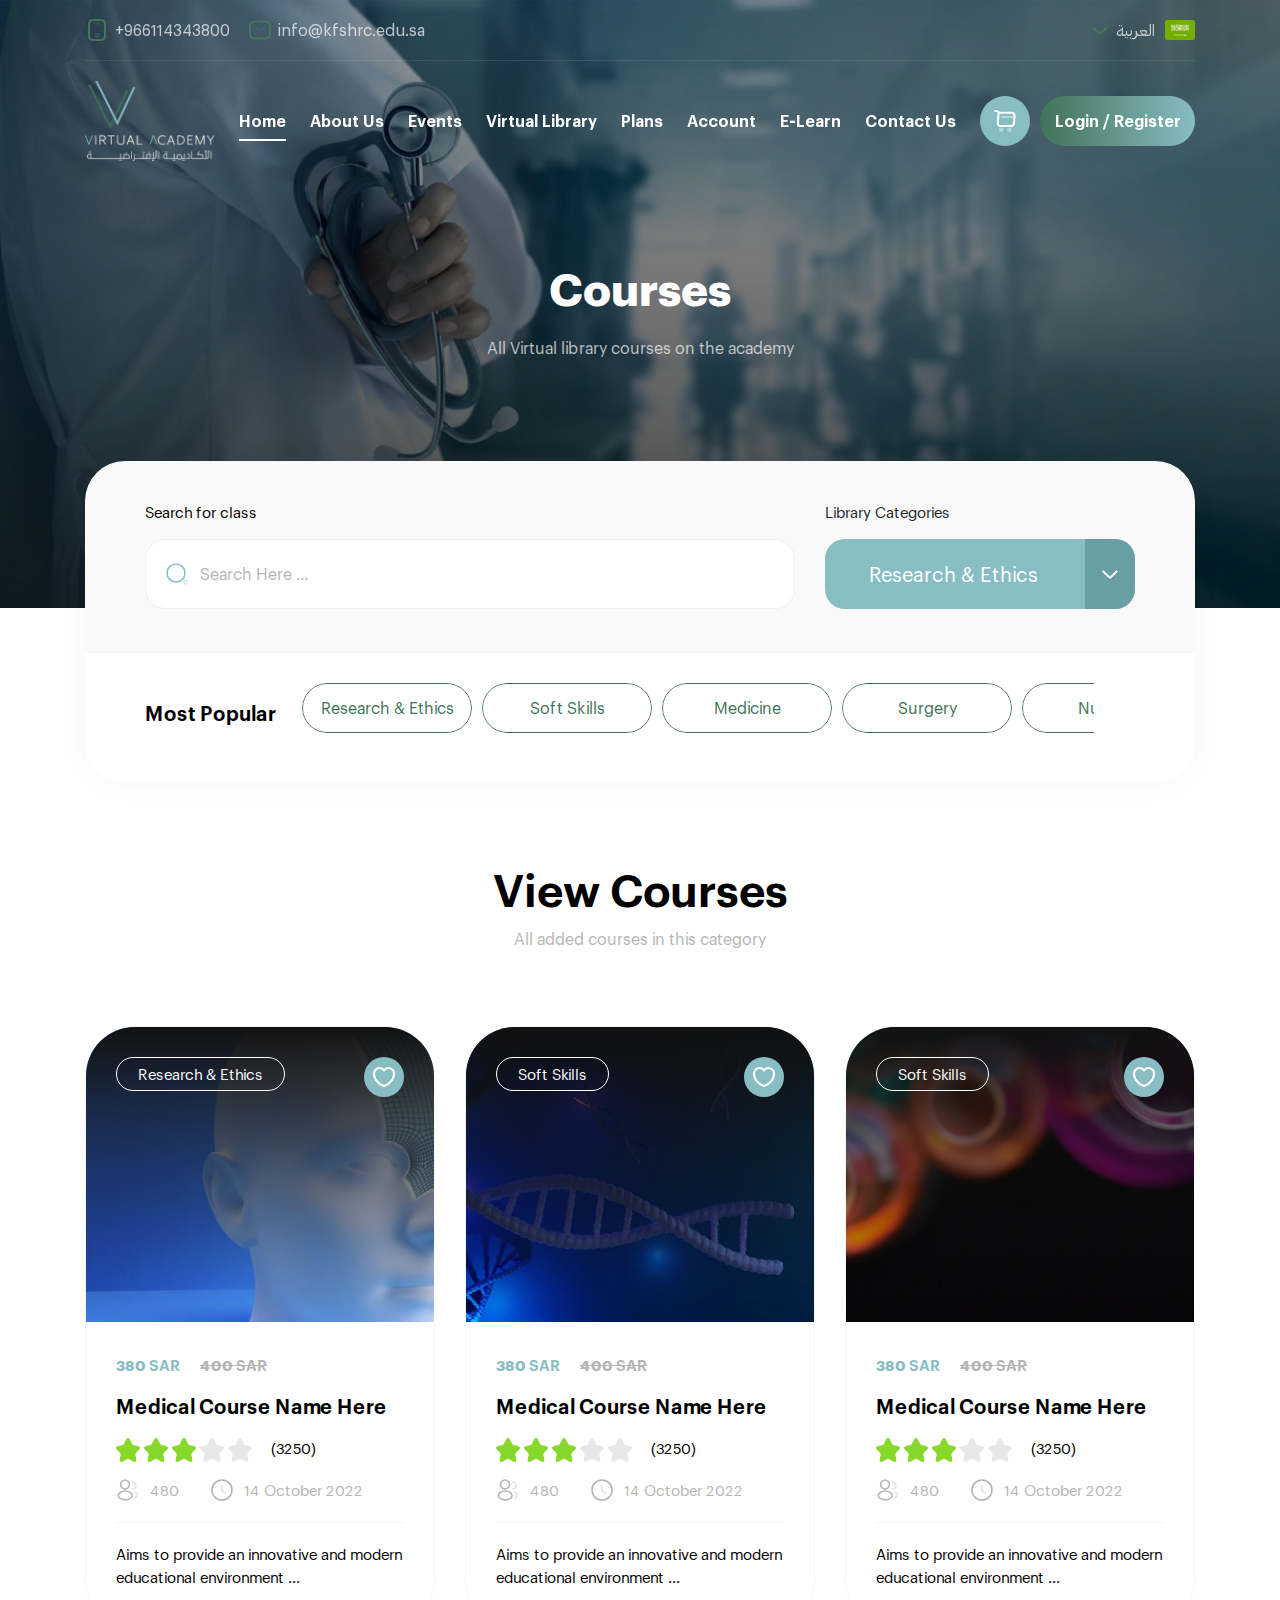
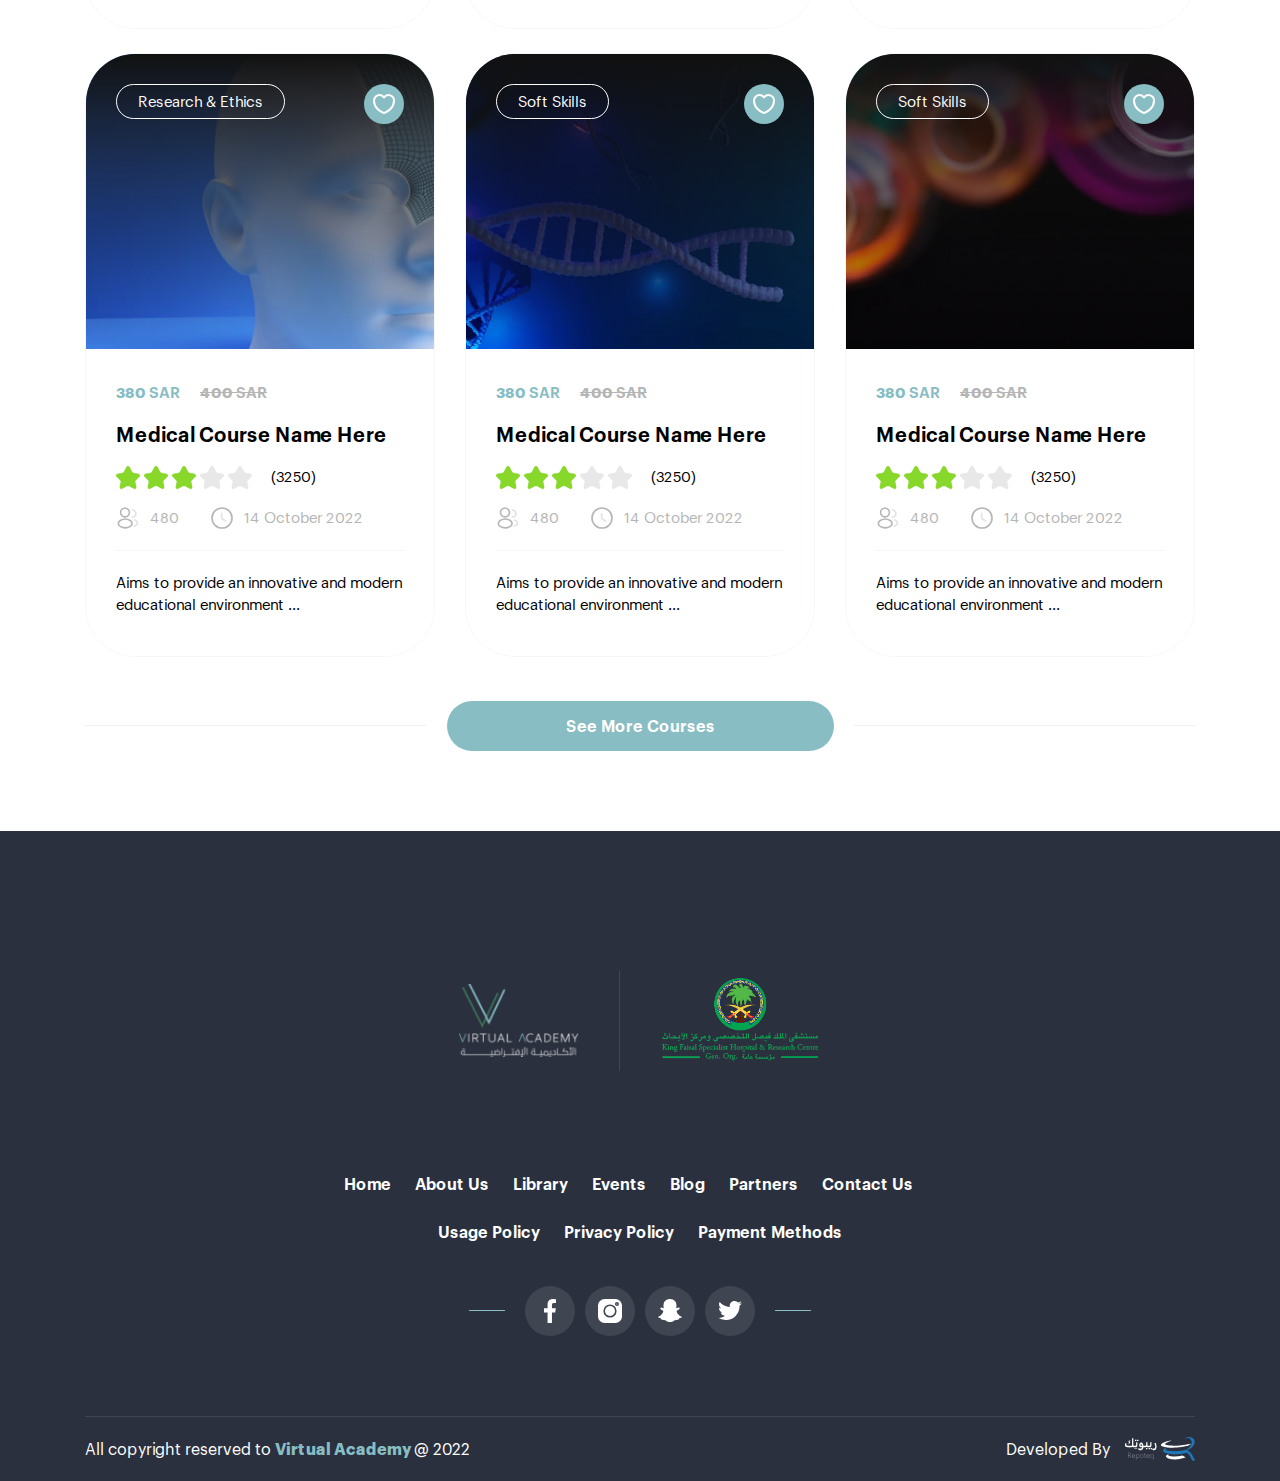
<file: courses.html>
<!DOCTYPE html>
<html>
  <head>
    <meta charset="utf-8" />
    <meta name="description" content="...." />
    <meta name="author" content="misara adel" />
    <meta name="viewport" content="width=device-width, initial-scale=1, shrink-to-fit=no" />
    <title>
      Virtual Academy
    </title>
    <link rel="shortcut icon" href="assets/images/logo/icon.png" type="image/x-icon"/>
    <link rel="stylesheet" href="assets/css/lib/animate.css" />
    <link rel="stylesheet" href="assets/css/lib/jquery.fancybox.css" />
    <link rel="stylesheet" href="assets/css/lib/bootstrap.css" />
    <link rel="stylesheet" href="assets/css/lib/swiper-bundle.min.css" />
    <link rel="stylesheet" href="assets/css/style.css" />
  </head>
  <body>
    <nav class="navbar">
      <div class="container">
        <div class="top-nav">
          <ul class="socail-data">
            <li>
              <a href="#">
                <img src="assets/images/icons/phone.svg" loading="lazy" alt="" />

                <span>
                  +966114343800
                </span>
              </a>
            </li>

            <li>
              <a href="#">
                <img src="assets/images/icons/sms.svg" loading="lazy" alt="" />

                <span>
                  info@kfshrc.edu.sa
                </span>
              </a>
            </li>
          </ul>

          <div class="drop-lang">
            <a href="#" class="lang">
              <span>
                العربية
              </span>

              <img src="assets/images/icons/saudi_arabia.svg" loading="lazy" alt="" />
            </a>
          </div>
        </div>
        
        <div class="center-nav">
          <div class="hamburger">
            <span class="line"></span>
            <span class="line"></span>
            <span class="line"></span>
          </div>

          <a href="index.html" class="brand-name">
            <img src="assets/images/logo/logo.webp" class="fixed-logo" loading="lazy" alt="" />
            <img src="assets/images/logo/scroll-logo.png" class="scroll-logo" loading="lazy" alt="" />
          </a>

          <ul class="navbar-nav">
            <li class="nav-item">
              <a href="index.html" class="nav-link active">
                Home
              </a>
            </li>

            <li class="nav-item">
              <a href="about.html" class="nav-link">
                About Us
              </a>
            </li>

            <li class="nav-item">
              <a href="events.html" class="nav-link">
                Events
              </a>
            </li>

            <li class="nav-item">
              <a href="courses.html" class="nav-link">
                Virtual Library
              </a>
            </li>

            <li class="nav-item">
              <a href="#" class="nav-link">
                Plans
              </a>
            </li>

            <li class="nav-item">
              <a href="#" class="nav-link">
                Account
              </a>
            </li>

            <li class="nav-item">
              <a href="#" class="nav-link">
                E-Learn
              </a>
            </li>

            <li class="nav-item">
              <a href="#" class="nav-link">
                Contact Us
              </a>
            </li>
          </ul>

          <div class="button-contain">
            <a href="cart.html" class="cart">
              <img src="assets/images/icons/cart.svg" class="cart-icon" loading="lazy" alt="" />
            </a>

            <a href="login.html" class="login-btn">
              <img src="assets/images/icons/user.svg" loading="lazy" alt="" />

              <span>
                Login / Register
              </span>
            </a>
          </div>
        </div>
      </div>
    </nav>
    
    <main>
      <header>
        <div class="container">
          <div class="row">
            <div class="col-lg-6 col-12 mx-auto">
              <div class="contain">
                <h1>
                  Courses
                </h1>

                <p>
                  All Virtual  library courses on the academy
                </p>
              </div>
            </div>
          </div>
        </div>
      </header>

      <section class="search-course">
        <div class="container">
          <div class="contain">
            <div class="filter-contain">
              <div class="row">
                <div class="col-lg-8 col-12 mb-2">
                  <form class="from-contain">
                    <div class="form-group">
                      <label for="">
                        Search for class
                      </label>

                      <div class="form-data">
                        <img src="assets/images/icons/search.svg" loading="lazy" alt="" />

                        <input type="text" class="form-control" placeholder="Search Here ..." />
                      </div>
                    </div>
                  </form>
                </div>

                <div class="col-lg-4 col-12 mb-4">
                  <div class="drop-filer">
                    <label for="">
                      Library Categories
                    </label>

                    <a href="#" class="search-btn">
                      <span>
                        Research & Ethics
                      </span>
                    </a>
                  </div>
                </div>
              </div>
            </div>

            <div class="filter-data">
              <p>
                Most Popular
              </p>

              <ul class="filter-list">
                <li>
                  <a href="#">
                    <span>
                      Research & Ethics
                    </span>
                  </a>
                </li>

                <li>
                  <a href="#">
                    <span>
                      Soft Skills
                    </span>
                  </a>
                </li>

                <li>
                  <a href="#">
                    <span>
                      Medicine
                    </span>
                  </a>
                </li>

                <li>
                  <a href="#">
                    <span>
                      Surgery
                    </span>
                  </a>
                </li>

                <li>
                  <a href="#">
                    <span>
                      Nursing
                    </span>
                  </a>
                </li>
              </ul>
            </div>
          </div>
        </div>
      </section>

      <section class="courses general-section">
        <div class="container">
          <div class="heading">
            <h1>
              View Courses
            </h1>

            <p>
              All added courses in this category
            </p>
          </div>

          <div class="row">
            <div class="col-lg-4 col-12 mb-4">
              <div class="course-box">
                <div class="front-box">
                  <div class="image-content">
                    <img src="assets/images/courses/course_1.webp" class="course-img" loading="lazy" alt="" />

                    <a href="#" class="fav-icon">
                      <img src="assets/images/icons/heart.svg" class="border-icon" loading="lazy" alt="" />
                      <img src="assets/images/icons/fill_heart.svg" class="fill-icon" loading="lazy" alt="" />
                    </a>

                    <a href="#" class="type">
                      <span>
                        Research & Ethics
                      </span>
                    </a>
                  </div>

                  <div class="contain">
                    <div class="flex-price">
                      <p class="after">
                        380 
                        <span>
                          SAR
                        </span>
                      </p>

                      <p class="before">
                        400 
                        <span>
                          SAR
                        </span>
                      </p>
                    </div>

                    <a href="course-details.html" class="course-details">
                      Medical Course Name Here
                    </a>

                    <ul class="rate">
                      <li>
                        <a href="#" class="active">
                          <img src="assets/images/icons/star.svg" loading="lazy" alt="" />
                        </a>
                      </li>

                      <li>
                        <a href="#" class="active">
                          <img src="assets/images/icons/star.svg" loading="lazy" alt="" />
                        </a>
                      </li>

                      <li>
                        <a href="#" class="active">
                          <img src="assets/images/icons/star.svg" loading="lazy" alt="" />
                        </a>
                      </li>

                      <li>
                        <a href="#">
                          <img src="assets/images/icons/star.svg" loading="lazy" alt="" />
                        </a>
                      </li>

                      <li>
                        <a href="#">
                          <img src="assets/images/icons/star.svg" loading="lazy" alt="" />
                        </a>
                      </li>

                      <li>
                        <span>
                          (3250)
                        </span>
                      </li>
                    </ul>

                    <ul class="course-info">
                      <li>
                        <a href="#">
                          <img src="assets/images/icons/people.svg" loading="lazy" alt="" />
                          
                          <span>
                            480
                          </span>
                        </a>
                      </li>

                      <li>
                        <a href="#">
                          <img src="assets/images/icons/clock.svg" loading="lazy" alt="" />

                          <span>
                            14 October 2022
                          </span>
                        </a>
                      </li>
                    </ul>

                    <p>
                      Aims to provide an innovative and modern educational environment ...
                    </p>
                  </div>
                </div>

                <div class="back-front">
                  <img src="assets/images/courses/course_1.webp" class="course-cover" loading="lazy" alt="" />

                  <div class="data-contain">
                    <div class="flex-price">
                      <p class="after">
                        380 
                        <span>
                          SAR
                        </span>
                      </p>

                      <p class="before">
                        400 
                        <span>
                          SAR
                        </span>
                      </p>
                    </div>

                    <a href="course-details.html" class="course-details">
                      Medical Course Name Here
                    </a>

                    <ul class="rate">
                      <li>
                        <a href="#" class="active">
                          <img src="assets/images/icons/star.svg" loading="lazy" alt="" />
                        </a>
                      </li>

                      <li>
                        <a href="#" class="active">
                          <img src="assets/images/icons/star.svg" loading="lazy" alt="" />
                        </a>
                      </li>

                      <li>
                        <a href="#" class="active">
                          <img src="assets/images/icons/star.svg" loading="lazy" alt="" />
                        </a>
                      </li>

                      <li>
                        <a href="#">
                          <img src="assets/images/icons/star.svg" loading="lazy" alt="" />
                        </a>
                      </li>

                      <li>
                        <a href="#">
                          <img src="assets/images/icons/star.svg" loading="lazy" alt="" />
                        </a>
                      </li>

                      <li>
                        <span>
                          (3250)
                        </span>
                      </li>
                    </ul>
                    
                    <a href="#" class="type">
                      <span>
                        Research & Ethics
                      </span>
                    </a>

                    <ul class="course-info">
                      <li>
                        <a href="#">
                          <img src="assets/images/icons/people.svg" loading="lazy" alt="" />
                          
                          <span>
                            480
                          </span>
                        </a>
                      </li>

                      <li>
                        <a href="#">
                          <img src="assets/images/icons/clock.svg" loading="lazy" alt="" />

                          <span>
                            14 October 2022
                          </span>
                        </a>
                      </li>
                    </ul>

                    <div class="button-contain">
                      <button class="add-to-cart">
                        <span>
                          Add To Cart
                        </span>
                      </button>

                      <a href="#" class="fav-icon">
                        <img src="assets/images/icons/heart.svg" class="border-icon" loading="lazy" alt="" />
                        <img src="assets/images/icons/fill_heart.svg" class="fill-icon" loading="lazy" alt="" />
                      </a>
                    </div>
                  </div>
                </div>
              </div>
            </div>

            <div class="col-lg-4 col-12 mb-4">
              <div class="course-box">
                <div class="front-box">
                  <div class="image-content">
                    <img src="assets/images/courses/course_2.webp" class="course-img" loading="lazy" alt="" />

                    <a href="#" class="fav-icon">
                      <img src="assets/images/icons/heart.svg" class="border-icon" loading="lazy" alt="" />
                      <img src="assets/images/icons/fill_heart.svg" class="fill-icon" loading="lazy" alt="" />
                    </a>

                    <a href="#" class="type">
                      <span>
                        Soft Skills
                      </span>
                    </a>
                  </div>

                  <div class="contain">
                    <div class="flex-price">
                      <p class="after">
                        380 
                        <span>
                          SAR
                        </span>
                      </p>

                      <p class="before">
                        400 
                        <span>
                          SAR
                        </span>
                      </p>
                    </div>

                    <a href="course-details.html" class="course-details">
                      Medical Course Name Here
                    </a>

                    <ul class="rate">
                      <li>
                        <a href="#" class="active">
                          <img src="assets/images/icons/star.svg" loading="lazy" alt="" />
                        </a>
                      </li>

                      <li>
                        <a href="#" class="active">
                          <img src="assets/images/icons/star.svg" loading="lazy" alt="" />
                        </a>
                      </li>

                      <li>
                        <a href="#" class="active">
                          <img src="assets/images/icons/star.svg" loading="lazy" alt="" />
                        </a>
                      </li>

                      <li>
                        <a href="#">
                          <img src="assets/images/icons/star.svg" loading="lazy" alt="" />
                        </a>
                      </li>

                      <li>
                        <a href="#">
                          <img src="assets/images/icons/star.svg" loading="lazy" alt="" />
                        </a>
                      </li>

                      <li>
                        <span>
                          (3250)
                        </span>
                      </li>
                    </ul>

                    <ul class="course-info">
                      <li>
                        <a href="#">
                          <img src="assets/images/icons/people.svg" loading="lazy" alt="" />
                          
                          <span>
                            480
                          </span>
                        </a>
                      </li>

                      <li>
                        <a href="#">
                          <img src="assets/images/icons/clock.svg" loading="lazy" alt="" />

                          <span>
                            14 October 2022
                          </span>
                        </a>
                      </li>
                    </ul>

                    <p>
                      Aims to provide an innovative and modern educational environment ...
                    </p>
                  </div>
                </div>

                <div class="back-front">
                  <img src="assets/images/courses/course_2.webp" class="course-cover" loading="lazy" alt="" />

                  <div class="data-contain">
                    <div class="flex-price">
                      <p class="after">
                        380 
                        <span>
                          SAR
                        </span>
                      </p>

                      <p class="before">
                        400 
                        <span>
                          SAR
                        </span>
                      </p>
                    </div>

                    <a href="course-details.html" class="course-details">
                      Medical Course Name Here
                    </a>

                    <ul class="rate">
                      <li>
                        <a href="#" class="active">
                          <img src="assets/images/icons/star.svg" loading="lazy" alt="" />
                        </a>
                      </li>

                      <li>
                        <a href="#" class="active">
                          <img src="assets/images/icons/star.svg" loading="lazy" alt="" />
                        </a>
                      </li>

                      <li>
                        <a href="#" class="active">
                          <img src="assets/images/icons/star.svg" loading="lazy" alt="" />
                        </a>
                      </li>

                      <li>
                        <a href="#">
                          <img src="assets/images/icons/star.svg" loading="lazy" alt="" />
                        </a>
                      </li>

                      <li>
                        <a href="#">
                          <img src="assets/images/icons/star.svg" loading="lazy" alt="" />
                        </a>
                      </li>

                      <li>
                        <span>
                          (3250)
                        </span>
                      </li>
                    </ul>
                    
                    <a href="#" class="type">
                      <span>
                        Soft Skills
                      </span>
                    </a>

                    <ul class="course-info">
                      <li>
                        <a href="#">
                          <img src="assets/images/icons/people.svg" loading="lazy" alt="" />
                          
                          <span>
                            480
                          </span>
                        </a>
                      </li>

                      <li>
                        <a href="#">
                          <img src="assets/images/icons/clock.svg" loading="lazy" alt="" />

                          <span>
                            14 October 2022
                          </span>
                        </a>
                      </li>
                    </ul>

                    <div class="button-contain">
                      <button class="add-to-cart">
                        <span>
                          Add To Cart
                        </span>
                      </button>

                      <a href="#" class="fav-icon">
                        <img src="assets/images/icons/heart.svg" class="border-icon" loading="lazy" alt="" />
                        <img src="assets/images/icons/fill_heart.svg" class="fill-icon" loading="lazy" alt="" />
                      </a>
                    </div>
                  </div>
                </div>
              </div>
            </div>

            <div class="col-lg-4 col-12 mb-4">
              <div class="course-box">
                <div class="front-box">
                  <div class="image-content">
                    <img src="assets/images/courses/course_3.webp" class="course-img" loading="lazy" alt="" />

                    <a href="#" class="fav-icon">
                      <img src="assets/images/icons/heart.svg" class="border-icon" loading="lazy" alt="" />
                      <img src="assets/images/icons/fill_heart.svg" class="fill-icon" loading="lazy" alt="" />
                    </a>

                    <a href="#" class="type">
                      <span>
                        Soft Skills
                      </span>
                    </a>
                  </div>

                  <div class="contain">
                    <div class="flex-price">
                      <p class="after">
                        380 
                        <span>
                          SAR
                        </span>
                      </p>

                      <p class="before">
                        400 
                        <span>
                          SAR
                        </span>
                      </p>
                    </div>

                    <a href="course-details.html" class="course-details">
                      Medical Course Name Here
                    </a>

                    <ul class="rate">
                      <li>
                        <a href="#" class="active">
                          <img src="assets/images/icons/star.svg" loading="lazy" alt="" />
                        </a>
                      </li>

                      <li>
                        <a href="#" class="active">
                          <img src="assets/images/icons/star.svg" loading="lazy" alt="" />
                        </a>
                      </li>

                      <li>
                        <a href="#" class="active">
                          <img src="assets/images/icons/star.svg" loading="lazy" alt="" />
                        </a>
                      </li>

                      <li>
                        <a href="#">
                          <img src="assets/images/icons/star.svg" loading="lazy" alt="" />
                        </a>
                      </li>

                      <li>
                        <a href="#">
                          <img src="assets/images/icons/star.svg" loading="lazy" alt="" />
                        </a>
                      </li>

                      <li>
                        <span>
                          (3250)
                        </span>
                      </li>
                    </ul>

                    <ul class="course-info">
                      <li>
                        <a href="#">
                          <img src="assets/images/icons/people.svg" loading="lazy" alt="" />
                          
                          <span>
                            480
                          </span>
                        </a>
                      </li>

                      <li>
                        <a href="#">
                          <img src="assets/images/icons/clock.svg" loading="lazy" alt="" />

                          <span>
                            14 October 2022
                          </span>
                        </a>
                      </li>
                    </ul>

                    <p>
                      Aims to provide an innovative and modern educational environment ...
                    </p>
                  </div>
                </div>

                <div class="back-front">
                  <img src="assets/images/courses/course_3.webp" class="course-cover" loading="lazy" alt="" />

                  <div class="data-contain">
                    <div class="flex-price">
                      <p class="after">
                        380 
                        <span>
                          SAR
                        </span>
                      </p>

                      <p class="before">
                        400 
                        <span>
                          SAR
                        </span>
                      </p>
                    </div>

                    <a href="course-details.html" class="course-details">
                      Medical Course Name Here
                    </a>

                    <ul class="rate">
                      <li>
                        <a href="#" class="active">
                          <img src="assets/images/icons/star.svg" loading="lazy" alt="" />
                        </a>
                      </li>

                      <li>
                        <a href="#" class="active">
                          <img src="assets/images/icons/star.svg" loading="lazy" alt="" />
                        </a>
                      </li>

                      <li>
                        <a href="#" class="active">
                          <img src="assets/images/icons/star.svg" loading="lazy" alt="" />
                        </a>
                      </li>

                      <li>
                        <a href="#">
                          <img src="assets/images/icons/star.svg" loading="lazy" alt="" />
                        </a>
                      </li>

                      <li>
                        <a href="#">
                          <img src="assets/images/icons/star.svg" loading="lazy" alt="" />
                        </a>
                      </li>

                      <li>
                        <span>
                          (3250)
                        </span>
                      </li>
                    </ul>
                    
                    <a href="#" class="type">
                      <span>
                        Soft Skills
                      </span>
                    </a>

                    <ul class="course-info">
                      <li>
                        <a href="#">
                          <img src="assets/images/icons/people.svg" loading="lazy" alt="" />
                          
                          <span>
                            480
                          </span>
                        </a>
                      </li>

                      <li>
                        <a href="#">
                          <img src="assets/images/icons/clock.svg" loading="lazy" alt="" />

                          <span>
                            14 October 2022
                          </span>
                        </a>
                      </li>
                    </ul>

                    <div class="button-contain">
                      <button class="add-to-cart">
                        <span>
                          Add To Cart
                        </span>
                      </button>

                      <a href="#" class="fav-icon">
                        <img src="assets/images/icons/heart.svg" class="border-icon" loading="lazy" alt="" />
                        <img src="assets/images/icons/fill_heart.svg" class="fill-icon" loading="lazy" alt="" />
                      </a>
                    </div>
                  </div>
                </div>
              </div>
            </div>

            <div class="col-lg-4 col-12 mb-4">
              <div class="course-box">
                <div class="front-box">
                  <div class="image-content">
                    <img src="assets/images/courses/course_1.webp" class="course-img" loading="lazy" alt="" />

                    <a href="#" class="fav-icon">
                      <img src="assets/images/icons/heart.svg" class="border-icon" loading="lazy" alt="" />
                      <img src="assets/images/icons/fill_heart.svg" class="fill-icon" loading="lazy" alt="" />
                    </a>

                    <a href="#" class="type">
                      <span>
                        Research & Ethics
                      </span>
                    </a>
                  </div>

                  <div class="contain">
                    <div class="flex-price">
                      <p class="after">
                        380 
                        <span>
                          SAR
                        </span>
                      </p>

                      <p class="before">
                        400 
                        <span>
                          SAR
                        </span>
                      </p>
                    </div>

                    <a href="course-details.html" class="course-details">
                      Medical Course Name Here
                    </a>

                    <ul class="rate">
                      <li>
                        <a href="#" class="active">
                          <img src="assets/images/icons/star.svg" loading="lazy" alt="" />
                        </a>
                      </li>

                      <li>
                        <a href="#" class="active">
                          <img src="assets/images/icons/star.svg" loading="lazy" alt="" />
                        </a>
                      </li>

                      <li>
                        <a href="#" class="active">
                          <img src="assets/images/icons/star.svg" loading="lazy" alt="" />
                        </a>
                      </li>

                      <li>
                        <a href="#">
                          <img src="assets/images/icons/star.svg" loading="lazy" alt="" />
                        </a>
                      </li>

                      <li>
                        <a href="#">
                          <img src="assets/images/icons/star.svg" loading="lazy" alt="" />
                        </a>
                      </li>

                      <li>
                        <span>
                          (3250)
                        </span>
                      </li>
                    </ul>

                    <ul class="course-info">
                      <li>
                        <a href="#">
                          <img src="assets/images/icons/people.svg" loading="lazy" alt="" />
                          
                          <span>
                            480
                          </span>
                        </a>
                      </li>

                      <li>
                        <a href="#">
                          <img src="assets/images/icons/clock.svg" loading="lazy" alt="" />

                          <span>
                            14 October 2022
                          </span>
                        </a>
                      </li>
                    </ul>

                    <p>
                      Aims to provide an innovative and modern educational environment ...
                    </p>
                  </div>
                </div>

                <div class="back-front">
                  <img src="assets/images/courses/course_1.webp" class="course-cover" loading="lazy" alt="" />

                  <div class="data-contain">
                    <div class="flex-price">
                      <p class="after">
                        380 
                        <span>
                          SAR
                        </span>
                      </p>

                      <p class="before">
                        400 
                        <span>
                          SAR
                        </span>
                      </p>
                    </div>

                    <a href="course-details.html" class="course-details">
                      Medical Course Name Here
                    </a>

                    <ul class="rate">
                      <li>
                        <a href="#" class="active">
                          <img src="assets/images/icons/star.svg" loading="lazy" alt="" />
                        </a>
                      </li>

                      <li>
                        <a href="#" class="active">
                          <img src="assets/images/icons/star.svg" loading="lazy" alt="" />
                        </a>
                      </li>

                      <li>
                        <a href="#" class="active">
                          <img src="assets/images/icons/star.svg" loading="lazy" alt="" />
                        </a>
                      </li>

                      <li>
                        <a href="#">
                          <img src="assets/images/icons/star.svg" loading="lazy" alt="" />
                        </a>
                      </li>

                      <li>
                        <a href="#">
                          <img src="assets/images/icons/star.svg" loading="lazy" alt="" />
                        </a>
                      </li>

                      <li>
                        <span>
                          (3250)
                        </span>
                      </li>
                    </ul>
                    
                    <a href="#" class="type">
                      <span>
                        Research & Ethics
                      </span>
                    </a>

                    <ul class="course-info">
                      <li>
                        <a href="#">
                          <img src="assets/images/icons/people.svg" loading="lazy" alt="" />
                          
                          <span>
                            480
                          </span>
                        </a>
                      </li>

                      <li>
                        <a href="#">
                          <img src="assets/images/icons/clock.svg" loading="lazy" alt="" />

                          <span>
                            14 October 2022
                          </span>
                        </a>
                      </li>
                    </ul>

                    <div class="button-contain">
                      <button class="add-to-cart">
                        <span>
                          Add To Cart
                        </span>
                      </button>

                      <a href="#" class="fav-icon">
                        <img src="assets/images/icons/heart.svg" class="border-icon" loading="lazy" alt="" />
                        <img src="assets/images/icons/fill_heart.svg" class="fill-icon" loading="lazy" alt="" />
                      </a>
                    </div>
                  </div>
                </div>
              </div>
            </div>

            <div class="col-lg-4 col-12 mb-4">
              <div class="course-box">
                <div class="front-box">
                  <div class="image-content">
                    <img src="assets/images/courses/course_2.webp" class="course-img" loading="lazy" alt="" />

                    <a href="#" class="fav-icon">
                      <img src="assets/images/icons/heart.svg" class="border-icon" loading="lazy" alt="" />
                      <img src="assets/images/icons/fill_heart.svg" class="fill-icon" loading="lazy" alt="" />
                    </a>

                    <a href="#" class="type">
                      <span>
                        Soft Skills
                      </span>
                    </a>
                  </div>

                  <div class="contain">
                    <div class="flex-price">
                      <p class="after">
                        380 
                        <span>
                          SAR
                        </span>
                      </p>

                      <p class="before">
                        400 
                        <span>
                          SAR
                        </span>
                      </p>
                    </div>

                    <a href="course-details.html" class="course-details">
                      Medical Course Name Here
                    </a>

                    <ul class="rate">
                      <li>
                        <a href="#" class="active">
                          <img src="assets/images/icons/star.svg" loading="lazy" alt="" />
                        </a>
                      </li>

                      <li>
                        <a href="#" class="active">
                          <img src="assets/images/icons/star.svg" loading="lazy" alt="" />
                        </a>
                      </li>

                      <li>
                        <a href="#" class="active">
                          <img src="assets/images/icons/star.svg" loading="lazy" alt="" />
                        </a>
                      </li>

                      <li>
                        <a href="#">
                          <img src="assets/images/icons/star.svg" loading="lazy" alt="" />
                        </a>
                      </li>

                      <li>
                        <a href="#">
                          <img src="assets/images/icons/star.svg" loading="lazy" alt="" />
                        </a>
                      </li>

                      <li>
                        <span>
                          (3250)
                        </span>
                      </li>
                    </ul>

                    <ul class="course-info">
                      <li>
                        <a href="#">
                          <img src="assets/images/icons/people.svg" loading="lazy" alt="" />
                          
                          <span>
                            480
                          </span>
                        </a>
                      </li>

                      <li>
                        <a href="#">
                          <img src="assets/images/icons/clock.svg" loading="lazy" alt="" />

                          <span>
                            14 October 2022
                          </span>
                        </a>
                      </li>
                    </ul>

                    <p>
                      Aims to provide an innovative and modern educational environment ...
                    </p>
                  </div>
                </div>

                <div class="back-front">
                  <img src="assets/images/courses/course_2.webp" class="course-cover" loading="lazy" alt="" />

                  <div class="data-contain">
                    <div class="flex-price">
                      <p class="after">
                        380 
                        <span>
                          SAR
                        </span>
                      </p>

                      <p class="before">
                        400 
                        <span>
                          SAR
                        </span>
                      </p>
                    </div>

                    <a href="course-details.html" class="course-details">
                      Medical Course Name Here
                    </a>

                    <ul class="rate">
                      <li>
                        <a href="#" class="active">
                          <img src="assets/images/icons/star.svg" loading="lazy" alt="" />
                        </a>
                      </li>

                      <li>
                        <a href="#" class="active">
                          <img src="assets/images/icons/star.svg" loading="lazy" alt="" />
                        </a>
                      </li>

                      <li>
                        <a href="#" class="active">
                          <img src="assets/images/icons/star.svg" loading="lazy" alt="" />
                        </a>
                      </li>

                      <li>
                        <a href="#">
                          <img src="assets/images/icons/star.svg" loading="lazy" alt="" />
                        </a>
                      </li>

                      <li>
                        <a href="#">
                          <img src="assets/images/icons/star.svg" loading="lazy" alt="" />
                        </a>
                      </li>

                      <li>
                        <span>
                          (3250)
                        </span>
                      </li>
                    </ul>
                    
                    <a href="#" class="type">
                      <span>
                        Soft Skills
                      </span>
                    </a>

                    <ul class="course-info">
                      <li>
                        <a href="#">
                          <img src="assets/images/icons/people.svg" loading="lazy" alt="" />
                          
                          <span>
                            480
                          </span>
                        </a>
                      </li>

                      <li>
                        <a href="#">
                          <img src="assets/images/icons/clock.svg" loading="lazy" alt="" />

                          <span>
                            14 October 2022
                          </span>
                        </a>
                      </li>
                    </ul>

                    <div class="button-contain">
                      <button class="add-to-cart">
                        <span>
                          Add To Cart
                        </span>
                      </button>

                      <a href="#" class="fav-icon">
                        <img src="assets/images/icons/heart.svg" class="border-icon" loading="lazy" alt="" />
                        <img src="assets/images/icons/fill_heart.svg" class="fill-icon" loading="lazy" alt="" />
                      </a>
                    </div>
                  </div>
                </div>
              </div>
            </div>

            <div class="col-lg-4 col-12 mb-4">
              <div class="course-box">
                <div class="front-box">
                  <div class="image-content">
                    <img src="assets/images/courses/course_3.webp" class="course-img" loading="lazy" alt="" />

                    <a href="#" class="fav-icon">
                      <img src="assets/images/icons/heart.svg" class="border-icon" loading="lazy" alt="" />
                      <img src="assets/images/icons/fill_heart.svg" class="fill-icon" loading="lazy" alt="" />
                    </a>

                    <a href="#" class="type">
                      <span>
                        Soft Skills
                      </span>
                    </a>
                  </div>

                  <div class="contain">
                    <div class="flex-price">
                      <p class="after">
                        380 
                        <span>
                          SAR
                        </span>
                      </p>

                      <p class="before">
                        400 
                        <span>
                          SAR
                        </span>
                      </p>
                    </div>

                    <a href="course-details.html" class="course-details">
                      Medical Course Name Here
                    </a>

                    <ul class="rate">
                      <li>
                        <a href="#" class="active">
                          <img src="assets/images/icons/star.svg" loading="lazy" alt="" />
                        </a>
                      </li>

                      <li>
                        <a href="#" class="active">
                          <img src="assets/images/icons/star.svg" loading="lazy" alt="" />
                        </a>
                      </li>

                      <li>
                        <a href="#" class="active">
                          <img src="assets/images/icons/star.svg" loading="lazy" alt="" />
                        </a>
                      </li>

                      <li>
                        <a href="#">
                          <img src="assets/images/icons/star.svg" loading="lazy" alt="" />
                        </a>
                      </li>

                      <li>
                        <a href="#">
                          <img src="assets/images/icons/star.svg" loading="lazy" alt="" />
                        </a>
                      </li>

                      <li>
                        <span>
                          (3250)
                        </span>
                      </li>
                    </ul>

                    <ul class="course-info">
                      <li>
                        <a href="#">
                          <img src="assets/images/icons/people.svg" loading="lazy" alt="" />
                          
                          <span>
                            480
                          </span>
                        </a>
                      </li>

                      <li>
                        <a href="#">
                          <img src="assets/images/icons/clock.svg" loading="lazy" alt="" />

                          <span>
                            14 October 2022
                          </span>
                        </a>
                      </li>
                    </ul>

                    <p>
                      Aims to provide an innovative and modern educational environment ...
                    </p>
                  </div>
                </div>

                <div class="back-front">
                  <img src="assets/images/courses/course_3.webp" class="course-cover" loading="lazy" alt="" />

                  <div class="data-contain">
                    <div class="flex-price">
                      <p class="after">
                        380 
                        <span>
                          SAR
                        </span>
                      </p>

                      <p class="before">
                        400 
                        <span>
                          SAR
                        </span>
                      </p>
                    </div>

                    <a href="course-details.html" class="course-details">
                      Medical Course Name Here
                    </a>

                    <ul class="rate">
                      <li>
                        <a href="#" class="active">
                          <img src="assets/images/icons/star.svg" loading="lazy" alt="" />
                        </a>
                      </li>

                      <li>
                        <a href="#" class="active">
                          <img src="assets/images/icons/star.svg" loading="lazy" alt="" />
                        </a>
                      </li>

                      <li>
                        <a href="#" class="active">
                          <img src="assets/images/icons/star.svg" loading="lazy" alt="" />
                        </a>
                      </li>

                      <li>
                        <a href="#">
                          <img src="assets/images/icons/star.svg" loading="lazy" alt="" />
                        </a>
                      </li>

                      <li>
                        <a href="#">
                          <img src="assets/images/icons/star.svg" loading="lazy" alt="" />
                        </a>
                      </li>

                      <li>
                        <span>
                          (3250)
                        </span>
                      </li>
                    </ul>
                    
                    <a href="#" class="type">
                      <span>
                        Soft Skills
                      </span>
                    </a>

                    <ul class="course-info">
                      <li>
                        <a href="#">
                          <img src="assets/images/icons/people.svg" loading="lazy" alt="" />
                          
                          <span>
                            480
                          </span>
                        </a>
                      </li>

                      <li>
                        <a href="#">
                          <img src="assets/images/icons/clock.svg" loading="lazy" alt="" />

                          <span>
                            14 October 2022
                          </span>
                        </a>
                      </li>
                    </ul>

                    <div class="button-contain">
                      <button class="add-to-cart">
                        <span>
                          Add To Cart
                        </span>
                      </button>

                      <a href="#" class="fav-icon">
                        <img src="assets/images/icons/heart.svg" class="border-icon" loading="lazy" alt="" />
                        <img src="assets/images/icons/fill_heart.svg" class="fill-icon" loading="lazy" alt="" />
                      </a>
                    </div>
                  </div>
                </div>
              </div>
            </div>

            <div class="col-12">
              <div class="button-contain">
                <a href="#" class="custom-btn">
                  <span>
                    See More Courses
                  </span>
                </a>
              </div>
            </div>
          </div>
        </div>
      </section>
    </main>

    <footer>
      <div class="container">
        <div class="row">
          <div class="col-lg-7 col-12 mx-auto">
            <div class="contain">
              <div class="brand-name">
                <img src="assets/images/logo/logo.webp" class="brand-logo" loading="lazy" alt="" />

                <img src="assets/images/logo/footer_logo.webp" class="hostiptal-logo" loading="lazy" alt="" />
              </div>

              <ul class="footer-links">
                <li>
                  <a href="#">
                    Home
                  </a>
                </li>

                <li>
                  <a href="#">
                    About Us
                  </a>
                </li>

                <li>
                  <a href="#">
                    Library
                  </a>
                </li>

                <li>
                  <a href="#">
                    Events
                  </a>
                </li>

                <li>
                  <a href="#">
                    Blog
                  </a>
                </li>

                <li>
                  <a href="#">
                    Partners
                  </a>
                </li>

                <li>
                  <a href="#">
                    Contact Us
                  </a>
                </li>

                <li>
                  <a href="#">
                    Usage Policy
                  </a>
                </li>

                <li>
                  <a href="#">
                    Privacy Policy
                  </a>
                </li>

                <li>
                  <a href="#">
                    Payment  Methods
                  </a>
                </li>
              </ul>

              <ul class="socail-media">
                <li>
                  <a href="#">
                    <img src="assets/images/footer/facebook.svg" loading="lazy" alt="" />
                  </a>
                </li>

                <li>
                  <a href="#">
                    <img src="assets/images/footer/instagram.svg" loading="lazy" alt="" />
                  </a>
                </li>

                <li>
                  <a href="#">
                    <img src="assets/images/footer/snapchat.svg" loading="lazy" alt="" />
                  </a>
                </li>

                <li>
                  <a href="#">
                    <img src="assets/images/footer/twitter.svg" loading="lazy" alt="" />
                  </a>
                </li>
              </ul>
            </div>
          </div>
        </div>

        <div class="copyrights">
          <p>
            All copyright reserved to 
            <span>
              Virtual Academy
            </span>
            @ 2022
          </p>

          <a href="https://repoteq.com/" target="_blank" class="repotic">
            <span>
              Developed By
            </span>

            <img src="assets/images/footer/repotic.svg" loading="lazy" alt="ريبوتك خيارك الأمثل لمشروعك" />
          </a>
        </div>
      </div>
    </footer>

    <script src="assets/js/lib/jquery4.js"></script>
    <script src="assets/js/lib/jquery-ui.min.js"></script>
    <script src="assets/js/lib/popper.js"></script>
    <script src="assets/js/lib/bootstrap.js"></script>
    <script src="assets/js/lib/swiper-bundle.min.js"></script>
    <script src="assets/js/lib/jquery.fancybox.js"></script>
    <script src="assets/js/main.js"></script>
  </body>
</html>
</file>
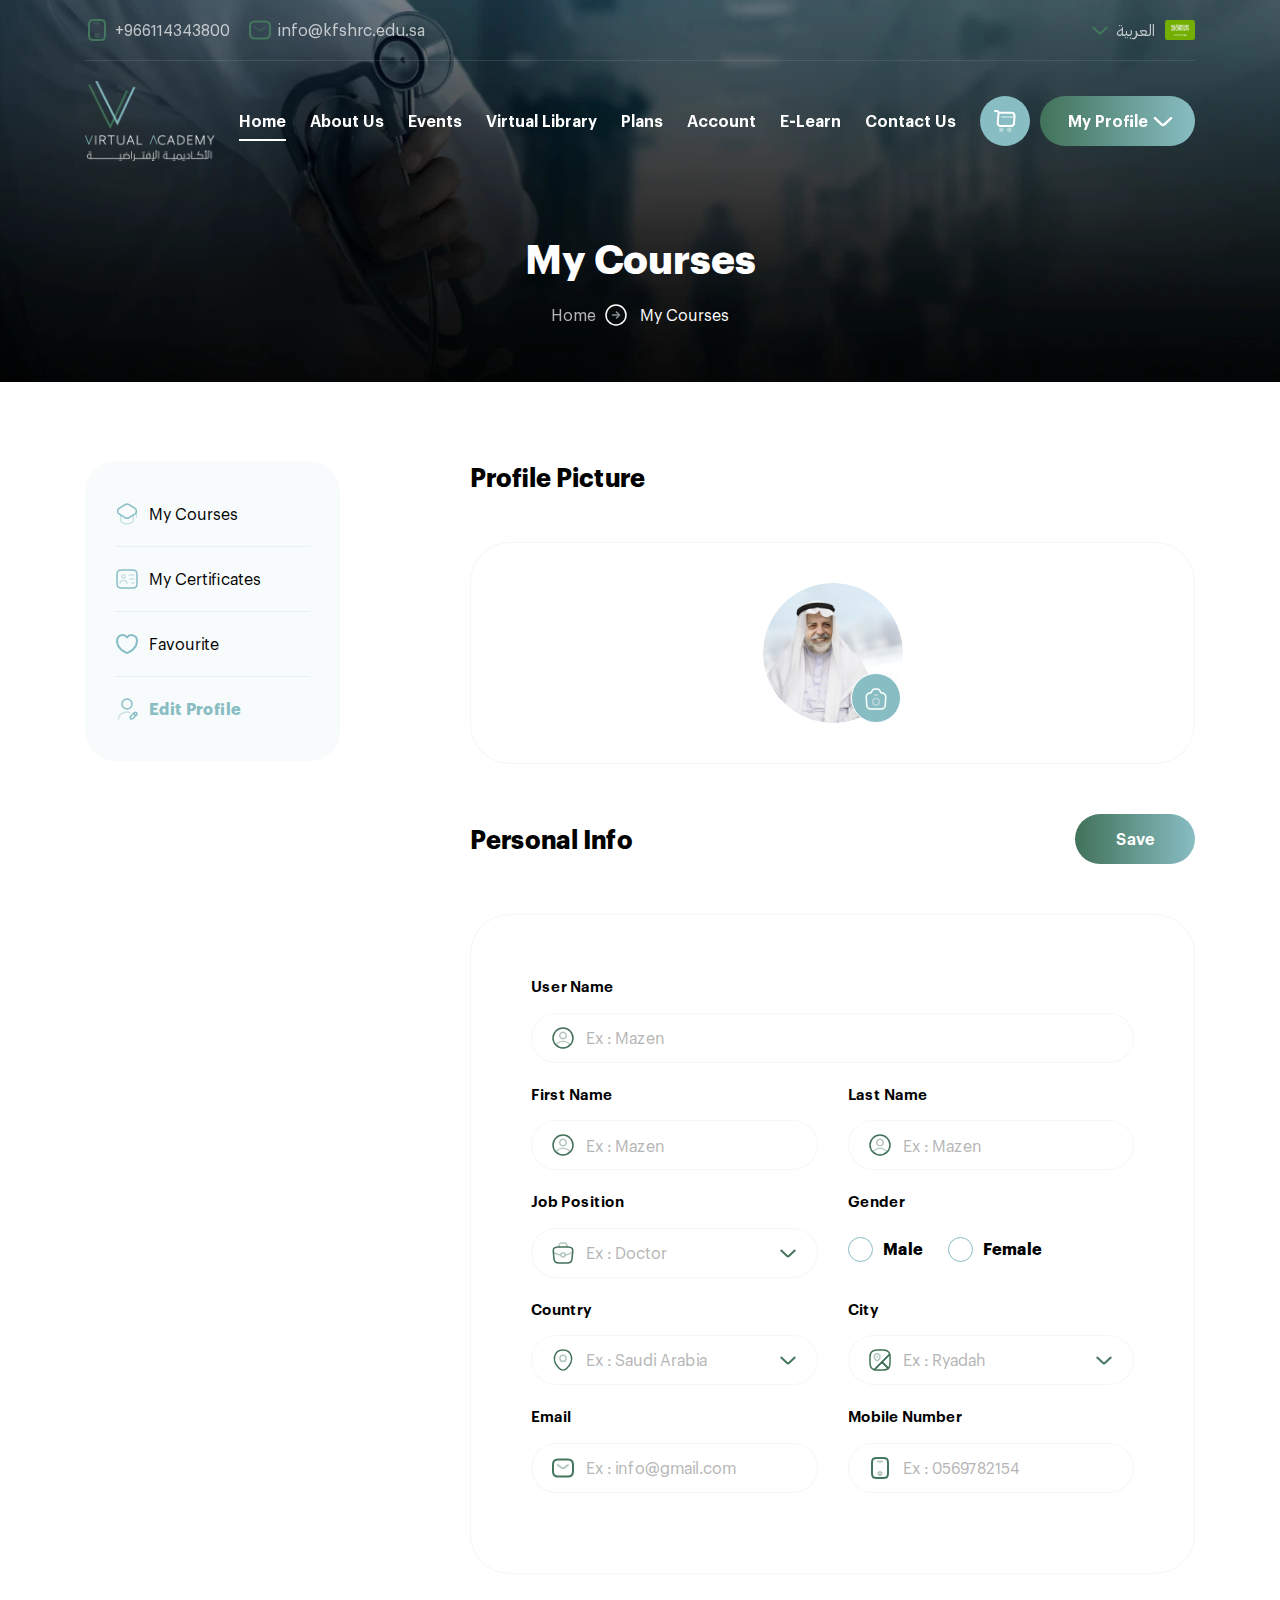
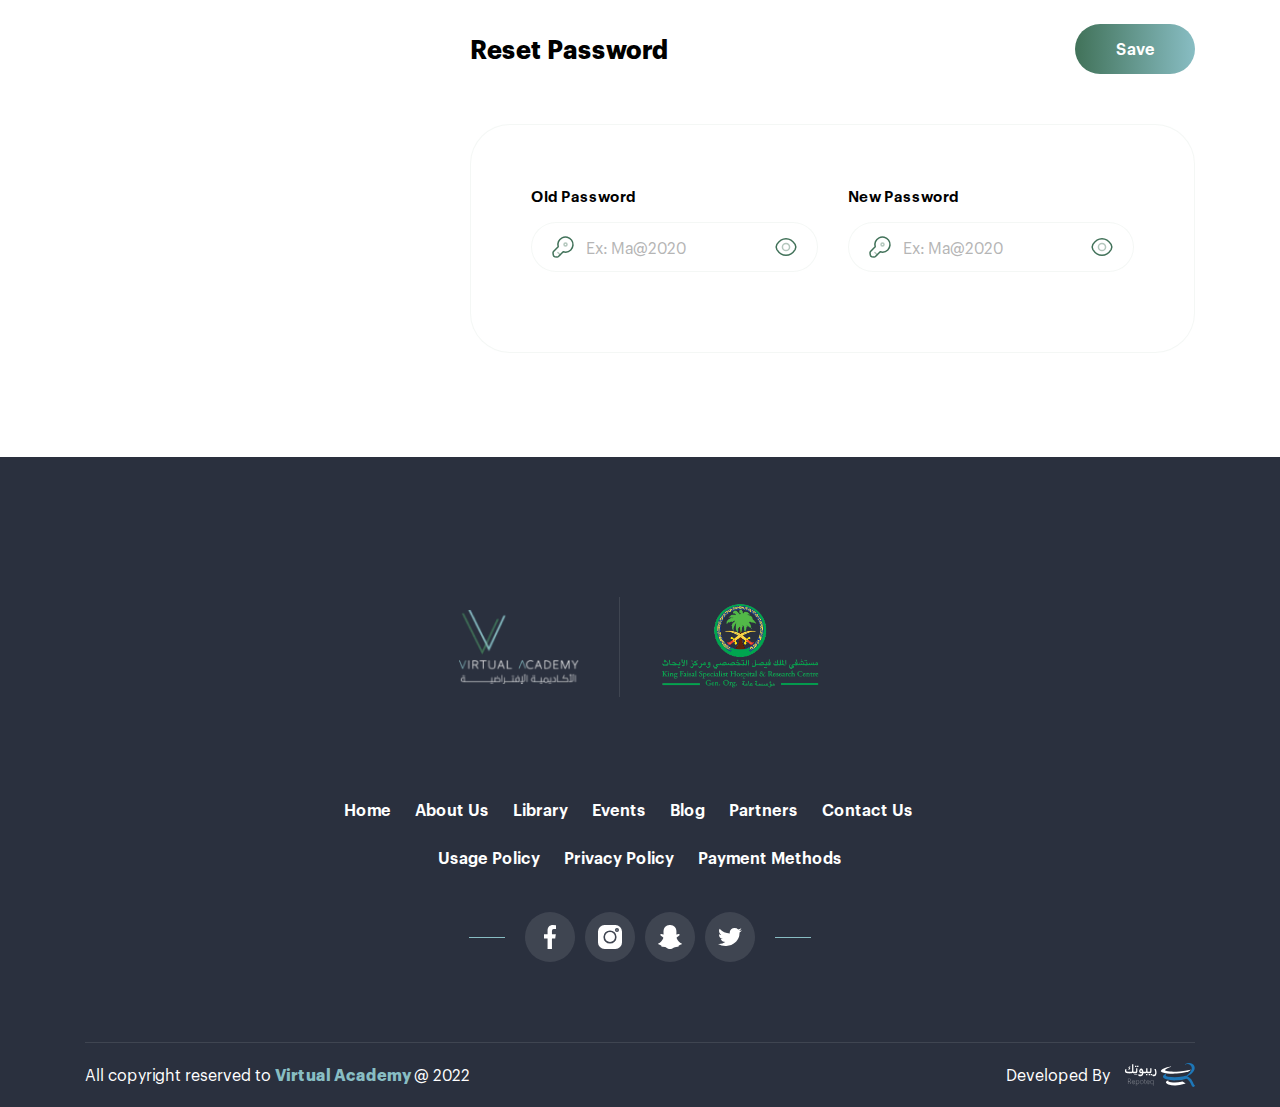
<file: edit-profile.html>
<!DOCTYPE html>
<html>
  <head>
    <meta charset="utf-8" />
    <meta name="description" content="...." />
    <meta name="author" content="misara adel" />
    <meta name="viewport" content="width=device-width, initial-scale=1, shrink-to-fit=no" />
    <title>
      Virtual Academy
    </title>
    <link rel="shortcut icon" href="assets/images/logo/icon.png" type="image/x-icon"/>
    <link rel="stylesheet" href="assets/css/lib/animate.css" />
    <link rel="stylesheet" href="assets/css/lib/jquery.fancybox.css" />
    <link rel="stylesheet" href="assets/css/lib/bootstrap.css" />
    <link rel="stylesheet" href="assets/css/lib/swiper-bundle.min.css" />
    <link rel="stylesheet" href="assets/css/style.css" />
  </head>
  <body>
    <nav class="navbar">
      <div class="container">
        <div class="top-nav">
          <ul class="socail-data">
            <li>
              <a href="#">
                <img src="assets/images/icons/phone.svg" loading="lazy" alt="" />

                <span>
                  +966114343800
                </span>
              </a>
            </li>

            <li>
              <a href="#">
                <img src="assets/images/icons/sms.svg" loading="lazy" alt="" />

                <span>
                  info@kfshrc.edu.sa
                </span>
              </a>
            </li>
          </ul>

          <div class="drop-lang">
            <a href="#" class="lang">
              <span>
                العربية
              </span>

              <img src="assets/images/icons/saudi_arabia.svg" loading="lazy" alt="" />
            </a>
          </div>
        </div>
        
        <div class="center-nav">
          <div class="hamburger">
            <span class="line"></span>
            <span class="line"></span>
            <span class="line"></span>
          </div>

          <a href="index.html" class="brand-name">
            <img src="assets/images/logo/logo.webp" class="fixed-logo" loading="lazy" alt="" />
            <img src="assets/images/logo/scroll-logo.png" class="scroll-logo" loading="lazy" alt="" />
          </a>

          <ul class="navbar-nav">
            <li class="nav-item">
              <a href="index.html" class="nav-link active">
                Home
              </a>
            </li>

            <li class="nav-item">
              <a href="about.html" class="nav-link">
                About Us
              </a>
            </li>

            <li class="nav-item">
              <a href="events.html" class="nav-link">
                Events
              </a>
            </li>

            <li class="nav-item">
              <a href="courses.html" class="nav-link">
                Virtual Library
              </a>
            </li>

            <li class="nav-item">
              <a href="#" class="nav-link">
                Plans
              </a>
            </li>

            <li class="nav-item">
              <a href="#" class="nav-link">
                Account
              </a>
            </li>

            <li class="nav-item">
              <a href="#" class="nav-link">
                E-Learn
              </a>
            </li>

            <li class="nav-item">
              <a href="#" class="nav-link">
                Contact Us
              </a>
            </li>
          </ul>

          <div class="button-contain">
            <a href="cart.html" class="cart">
              <img src="assets/images/icons/cart.svg" class="cart-icon" loading="lazy" alt="" />
            </a>

            <div class="profile-popup">
              <a href="#" class="login-btn">
                <img src="assets/images/icons/user.svg" loading="lazy" alt="" />
  
                <span>
                  My Profile
                </span>
              </a>

              <div class="profile-list">
                <a href="#" class="profile">
                  <img src="assets/images/logo/icon.png" loading="lazy" alt="" />

                  <div class="profile-name">
                    <h2>
                      Virtual Academ..
                    </h2>

                    <p>
                      Info@gmail.com
                    </p>
                  </div>
                </a>

                <ul class="list">
                  <li>
                    <a href="my-courses.html">
                      <img src="assets/images/icons/course.svg" loading="lazy" alt="" />

                      <span>
                        My Courses
                      </span>
                    </a>
                  </li>

                  <li>
                    <a href="my-certificates.html">
                      <img src="assets/images/icons/certificates.svg" loading="lazy" alt="" />

                      <span>
                        My Certificates
                      </span>
                    </a>
                  </li>

                  <li>
                    <a href="favourite.html">
                      <img src="assets/images/icons/heart.svg" loading="lazy" alt="" />

                      <span>
                        Favourite
                      </span>
                    </a>
                  </li>

                  <li>
                    <a href="edit-profile.html">
                      <img src="assets/images/icons/edit.svg" loading="lazy" alt="" />

                      <span>
                        Edit Profile
                      </span>
                    </a>
                  </li>
                </ul>

                <a href="index.html" class="logout">
                  <span>
                    Logout
                  </span>
                </a>
              </div>
            </div>
          </div>
        </div>
      </div>
    </nav>

    <main>
      <section class="sub-header">
        <div class="container">
          <div class="row">
            <div class="col-lg-6 col-12 mx-auto">
              <div class="contain">
                <h1>
                  My Courses
                </h1>

                <ul class="sub-list">
                  <li>
                    <a href="#">
                      Home
                    </a>
                  </li>

                  <li>
                    <span>
                      My Courses
                    </span>
                  </li>
                </ul>
              </div>
            </div>
          </div>
        </div>
      </section>

      <section class="profile general-section">
        <div class="container">
          <div class="row">
            <div class="col-lg-3 col-12 mb-4">
              <ul class="profile-list">
                <li>
                  <a href="my-courses.html">
                    <img src="assets/images/icons/course.svg" loading="lazy" alt="" />

                    <span>
                      My Courses
                    </span>
                  </a>
                </li>

                <li>
                  <a href="my-certificates.html">
                    <img src="assets/images/icons/certificates.svg" loading="lazy" alt="" />

                    <span>
                      My Certificates
                    </span>
                  </a>
                </li>

                <li>
                  <a href="favourite.html">
                    <img src="assets/images/icons/heart.svg" loading="lazy" alt="" />

                    <span>
                      Favourite
                    </span>
                  </a>
                </li>

                <li>
                  <a href="edit-profile.html" class="active">
                    <img src="assets/images/icons/edit.svg" loading="lazy" alt="" />

                    <span>
                      Edit Profile
                    </span>
                  </a>
                </li>
              </ul>
            </div>

            <div class="col-lg-9 col-12 mb-4">
              <div class="profile-contain">
                <h1 class="head">
                  Profile Picture
                </h1>

                <div class="profile-image">
                  <form action="" class="from-contain">
                    <div class="profile-avatar" id="imagePreview" style="background-image: url('assets/images/icons/profile.png');">
                      <input type="file" class="custom-file-input" id="imageUpload" required="" capture="" />

                      <button>
                        <img src="assets/images/icons/camera.svg" loading="lazy" alt="" />
                      </button>
                    </div>    
                  </form>
                </div>

                <div class="flex-data">
                  <h2 class="head">
                    Personal Info
                  </h2>


                  <a href="#" class="save-btn">
                    <span>
                      Save
                    </span>
                  </a>
                </div>

                <div class="personal-information">
                  <form action="" class="from-contain">
                    <div class="row">
                      <div class="col-12">
                        <div class="form-group">
                          <label for="">
                            User Name
                          </label>
    
                          <div class="form-data">
                            <img src="assets/images/icons/user.svg" loading="lazy" alt="" />
    
                            <input type="text" class="form-control" placeholder="Ex : Mazen" />
                          </div>
                        </div>
                      </div>

                      <div class="col-lg-6 col-12">
                        <div class="form-group">
                          <label for="">
                            First Name
                          </label>
    
                          <div class="form-data">
                            <img src="assets/images/icons/user.svg" loading="lazy" alt="" />
    
                            <input type="text" class="form-control" placeholder="Ex : Mazen" />
                          </div>
                        </div>
                      </div>

                      <div class="col-lg-6 col-12">
                        <div class="form-group">
                          <label for="">
                            Last Name
                          </label>
    
                          <div class="form-data">
                            <img src="assets/images/icons/user.svg" loading="lazy" alt="" />
    
                            <input type="text" class="form-control" placeholder="Ex : Mazen" />
                          </div>
                        </div>
                      </div>

                      <div class="col-lg-6 col-12">
                        <div class="form-group">
                          <label for="">
                            Job Position
                          </label>
    
                          <div class="form-data select-option">
                            <img src="assets/images/icons/position.svg" loading="lazy" alt="" />
  
                            <select name="" class="form-control" id="">
                              <option value="" hidden>
                                Ex : Doctor
                              </option>
  
                              <option value="">
                                Ex : Doctor
                              </option>
                            </select>
                          </div>
                        </div>
                      </div>

                      <div class="col-lg-6 col-12">
                        <div class="form-group">
                          <label for="">
                            Gender
                          </label>
  
                          <div class="flex-data data-contain-form">
                            <div class="wrapper">
                              <input type="checkbox" id="remain" class="radio-check radio-circle">
          
                              <label class="radio-title" for="remain">
                                Male
                              </label>
                            </div>
    
                            <div class="wrapper">
                              <input type="checkbox" id="remain" class="radio-check radio-circle">
          
                              <label class="radio-title" for="remain">
                                Female
                              </label>
                            </div>
                          </div>
                        </div>
                      </div>

                      <div class="col-lg-6 col-12">
                        <div class="form-group">
                          <label for="">
                            Country
                          </label>
    
                          <div class="form-data select-option">
                            <img src="assets/images/icons/location.svg" loading="lazy" alt="" />
  
                            <select name="" class="form-control" id="">
                              <option value="" hidden>
                                Ex : Saudi Arabia
                              </option>
  
                              <option value="">
                                Ex : Saudi Arabia
                              </option>
                            </select>
                          </div>
                        </div>
                      </div>

                      <div class="col-lg-6 col-12">
                        <div class="form-group">
                          <label for="">
                            City
                          </label>
    
                          <div class="form-data select-option">
                            <img src="assets/images/icons/map.svg" loading="lazy" alt="" />
  
                            <select name="" class="form-control" id="">
                              <option value="" hidden>
                                Ex : Ryadah
                              </option>
  
                              <option value="">
                                Ex : Ryadah
                              </option>
                            </select>
                          </div>
                        </div>
                      </div>

                      <div class="col-lg-6 col-12">
                        <div class="form-group">
                          <label for="">
                            Email
                          </label>
    
                          <div class="form-data">
                            <img src="assets/images/icons/sms.svg" loading="lazy" alt="" />
    
                            <input type="text" class="form-control" placeholder="Ex : info@gmail.com" />
                          </div>
                        </div>
                      </div>

                      <div class="col-lg-6 col-12">
                        <div class="form-group">
                          <label for="">
                            Mobile Number
                          </label>
    
                          <div class="form-data">
                            <img src="assets/images/icons/phone.svg" loading="lazy" alt="" />
    
                            <input type="text" class="form-control" placeholder="Ex : 0569782154" />
                          </div>
                        </div>
                      </div>
                    </div>
                  </form>
                </div>

                <div class="flex-data">
                  <h2 class="head">
                    Reset Password
                  </h2>


                  <a href="#" class="save-btn">
                    <span>
                      Save
                    </span>
                  </a>
                </div>

                <div class="personal-information">
                  <form action="" class="from-contain">
                    <div class="row">
                      <div class="col-lg-6 col-12">
                        <div class="form-group">
                          <label for="">
                            Old Password
                          </label>
    
                          <div class="form-data show_hide_password">
                            <img src="assets/images/icons/password.svg" loading="lazy" alt="" />
    
                            <input type="password" class="form-control shadow_input" placeholder="Ex: Ma@2020" />
  
                            <a href="#" class="show-pass">
                              <img src="assets/images/icons/eye.svg" class="icon" loading="lazy" alt="" />
                              <img src="assets/images/icons/slash-eye.svg" class="slash-icon" loading="lazy" alt="">
                            </a>
                          </div>
                        </div>
                      </div>

                      <div class="col-lg-6 col-12">
                        <div class="form-group">
                          <label for="">
                            New Password
                          </label>
    
                          <div class="form-data show_hide_password">
                            <img src="assets/images/icons/password.svg" loading="lazy" alt="" />
    
                            <input type="password" class="form-control shadow_input" placeholder="Ex: Ma@2020" />
  
                            <a href="#" class="show-pass">
                              <img src="assets/images/icons/eye.svg" class="icon" loading="lazy" alt="" />
                              <img src="assets/images/icons/slash-eye.svg" class="slash-icon" loading="lazy" alt="">
                            </a>
                          </div>
                        </div>
                      </div>
                    </div>
                  </form>
                </div>
              </div>
            </div>
          </div>
        </div>
      </section>
    </main>

    <footer>
      <div class="container">
        <div class="row">
          <div class="col-lg-7 col-12 mx-auto">
            <div class="contain">
              <div class="brand-name">
                <img src="assets/images/logo/logo.webp" class="brand-logo" loading="lazy" alt="" />

                <img src="assets/images/logo/footer_logo.webp" class="hostiptal-logo" loading="lazy" alt="" />
              </div>

              <ul class="footer-links">
                <li>
                  <a href="#">
                    Home
                  </a>
                </li>

                <li>
                  <a href="#">
                    About Us
                  </a>
                </li>

                <li>
                  <a href="#">
                    Library
                  </a>
                </li>

                <li>
                  <a href="#">
                    Events
                  </a>
                </li>

                <li>
                  <a href="#">
                    Blog
                  </a>
                </li>

                <li>
                  <a href="#">
                    Partners
                  </a>
                </li>

                <li>
                  <a href="#">
                    Contact Us
                  </a>
                </li>

                <li>
                  <a href="#">
                    Usage Policy
                  </a>
                </li>

                <li>
                  <a href="#">
                    Privacy Policy
                  </a>
                </li>

                <li>
                  <a href="#">
                    Payment  Methods
                  </a>
                </li>
              </ul>

              <ul class="socail-media">
                <li>
                  <a href="#">
                    <img src="assets/images/footer/facebook.svg" loading="lazy" alt="" />
                  </a>
                </li>

                <li>
                  <a href="#">
                    <img src="assets/images/footer/instagram.svg" loading="lazy" alt="" />
                  </a>
                </li>

                <li>
                  <a href="#">
                    <img src="assets/images/footer/snapchat.svg" loading="lazy" alt="" />
                  </a>
                </li>

                <li>
                  <a href="#">
                    <img src="assets/images/footer/twitter.svg" loading="lazy" alt="" />
                  </a>
                </li>
              </ul>
            </div>
          </div>
        </div>

        <div class="copyrights">
          <p>
            All copyright reserved to 
            <span>
              Virtual Academy
            </span>
            @ 2022
          </p>

          <a href="https://repoteq.com/" target="_blank" class="repotic">
            <span>
              Developed By
            </span>

            <img src="assets/images/footer/repotic.svg" loading="lazy" alt="ريبوتك خيارك الأمثل لمشروعك" />
          </a>
        </div>
      </div>
    </footer>

    <script src="assets/js/lib/jquery4.js"></script>
    <script src="assets/js/lib/jquery-ui.min.js"></script>
    <script src="assets/js/lib/popper.js"></script>
    <script src="assets/js/lib/bootstrap.js"></script>
    <script src="assets/js/lib/swiper-bundle.min.js"></script>
    <script src="assets/js/lib/jquery.fancybox.js"></script>
    <script src="assets/js/main.js"></script>
  </body>
</html>
</file>
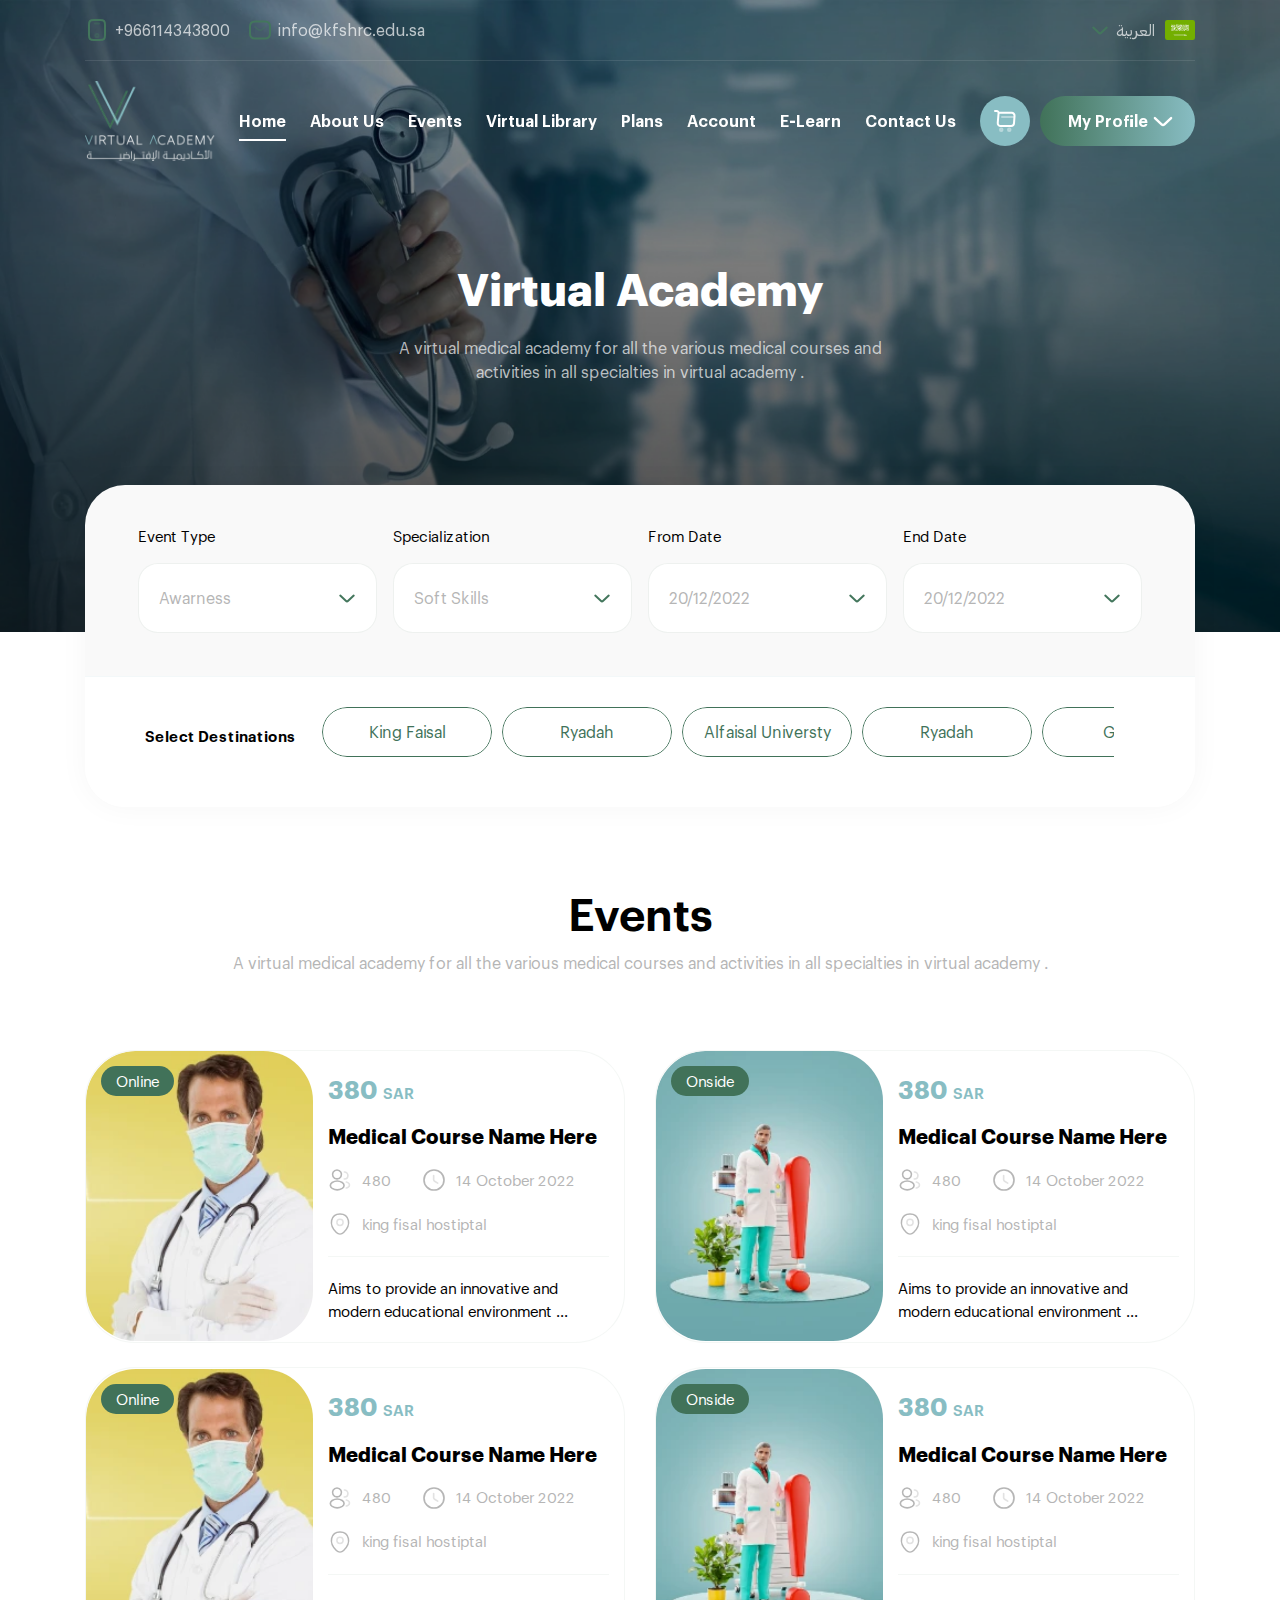
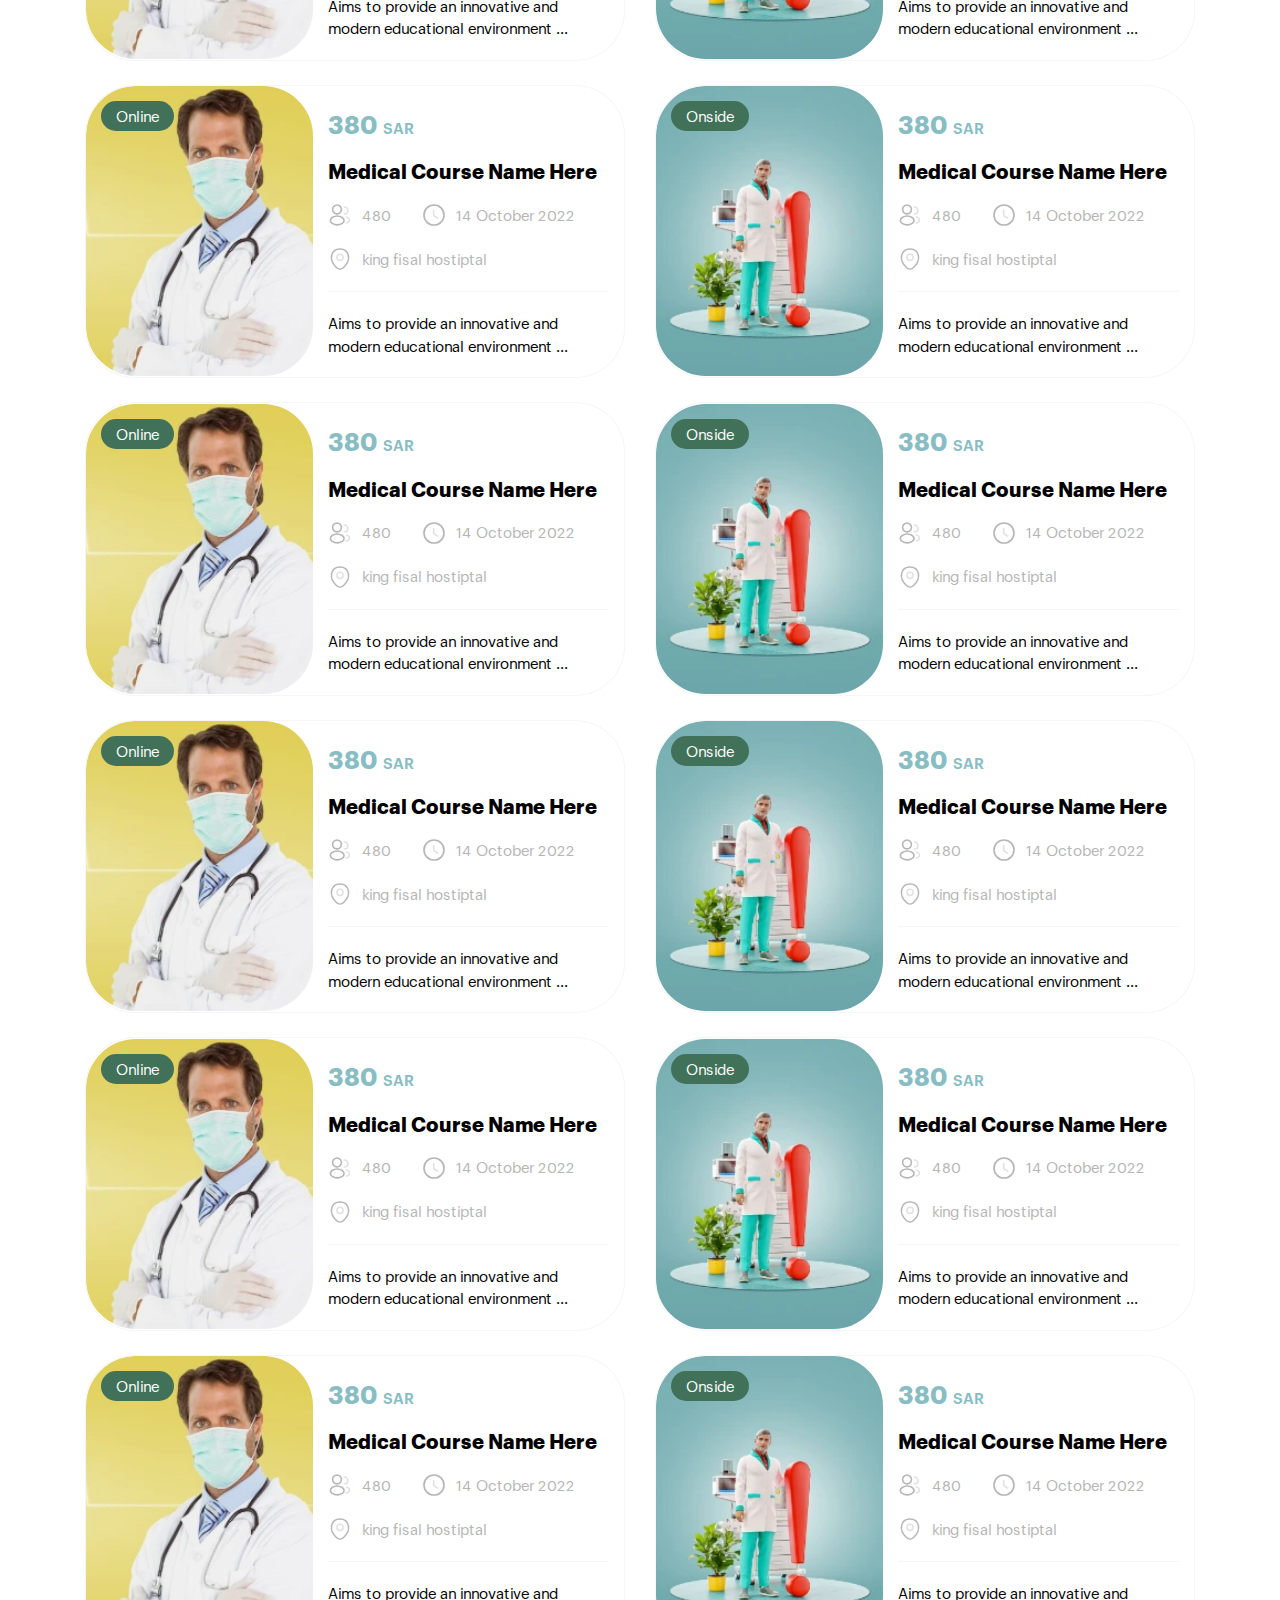
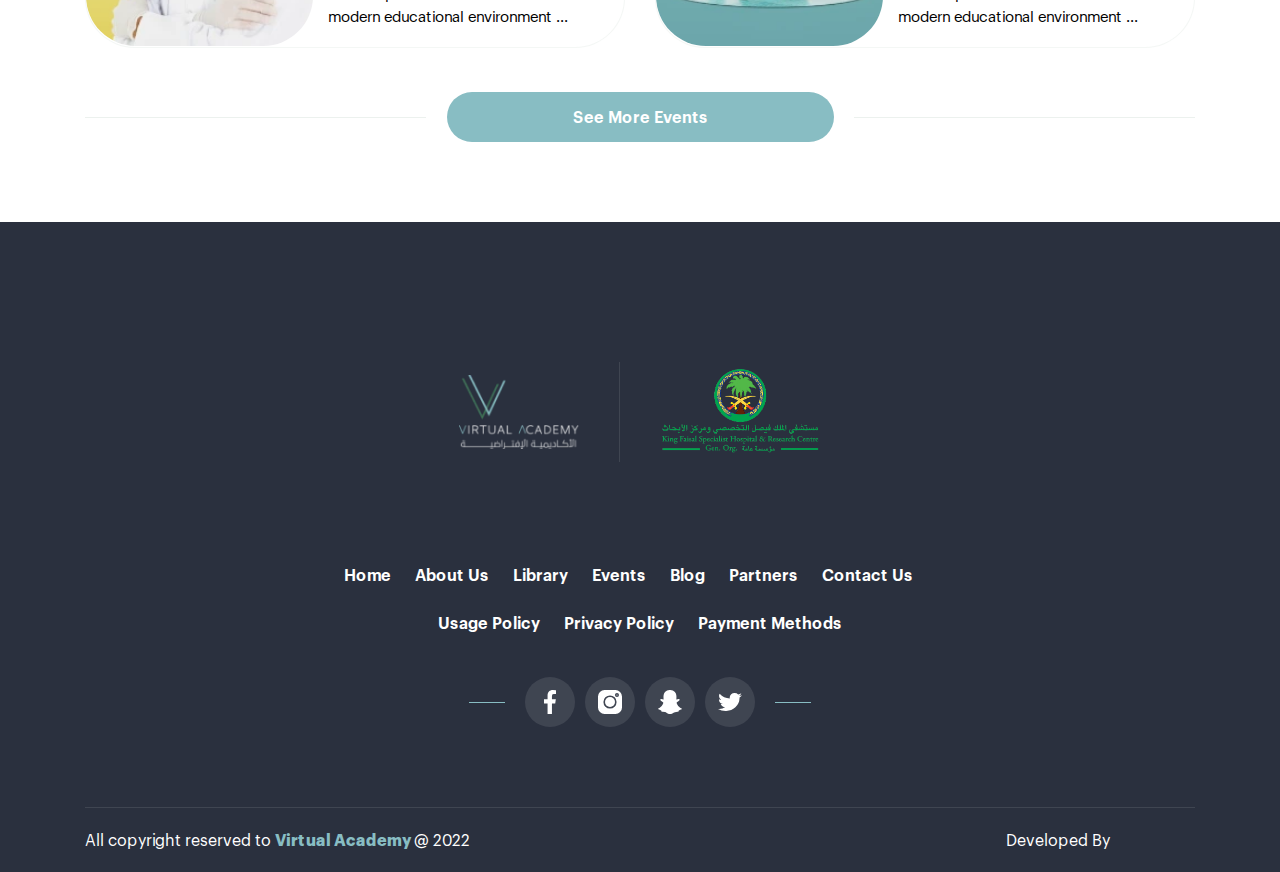
<file: events.html>
<!DOCTYPE html>
<html>
  <head>
    <meta charset="utf-8" />
    <meta name="description" content="...." />
    <meta name="author" content="misara adel" />
    <meta name="viewport" content="width=device-width, initial-scale=1, shrink-to-fit=no" />
    <title>
      Virtual Academy
    </title>
    <link rel="shortcut icon" href="assets/images/logo/icon.png" type="image/x-icon"/>
    <link rel="stylesheet" href="assets/css/lib/animate.css" />
    <link rel="stylesheet" href="assets/css/lib/jquery.fancybox.css" />
    <link rel="stylesheet" href="assets/css/lib/bootstrap.css" />
    <link rel="stylesheet" href="assets/css/lib/swiper-bundle.min.css" />
    <link rel="stylesheet" href="assets/css/style.css" />
  </head>
  <body>
    <nav class="navbar">
      <div class="container">
        <div class="top-nav">
          <ul class="socail-data">
            <li>
              <a href="#">
                <img src="assets/images/icons/phone.svg" loading="lazy" alt="" />

                <span>
                  +966114343800
                </span>
              </a>
            </li>

            <li>
              <a href="#">
                <img src="assets/images/icons/sms.svg" loading="lazy" alt="" />

                <span>
                  info@kfshrc.edu.sa
                </span>
              </a>
            </li>
          </ul>

          <div class="drop-lang">
            <a href="#" class="lang">
              <span>
                العربية
              </span>

              <img src="assets/images/icons/saudi_arabia.svg" loading="lazy" alt="" />
            </a>
          </div>
        </div>
        
        <div class="center-nav">
          <div class="hamburger">
            <span class="line"></span>
            <span class="line"></span>
            <span class="line"></span>
          </div>

          <a href="index.html" class="brand-name">
            <img src="assets/images/logo/logo.webp" class="fixed-logo" loading="lazy" alt="" />
            <img src="assets/images/logo/scroll-logo.png" class="scroll-logo" loading="lazy" alt="" />
          </a>

          <ul class="navbar-nav">
            <li class="nav-item">
              <a href="index.html" class="nav-link active">
                Home
              </a>
            </li>

            <li class="nav-item">
              <a href="about.html" class="nav-link">
                About Us
              </a>
            </li>

            <li class="nav-item">
              <a href="events.html" class="nav-link">
                Events
              </a>
            </li>

            <li class="nav-item">
              <a href="courses.html" class="nav-link">
                Virtual Library
              </a>
            </li>

            <li class="nav-item">
              <a href="#" class="nav-link">
                Plans
              </a>
            </li>

            <li class="nav-item">
              <a href="#" class="nav-link">
                Account
              </a>
            </li>

            <li class="nav-item">
              <a href="#" class="nav-link">
                E-Learn
              </a>
            </li>

            <li class="nav-item">
              <a href="#" class="nav-link">
                Contact Us
              </a>
            </li>
          </ul>

          <div class="button-contain">
            <a href="cart.html" class="cart">
              <img src="assets/images/icons/cart.svg" class="cart-icon" loading="lazy" alt="" />
            </a>

            <div class="profile-popup">
              <a href="#" class="login-btn">
                <img src="assets/images/icons/user.svg" loading="lazy" alt="" />
  
                <span>
                  My Profile
                </span>
              </a>

              <div class="profile-list">
                <a href="#" class="profile">
                  <img src="assets/images/logo/icon.png" loading="lazy" alt="" />

                  <div class="profile-name">
                    <h2>
                      Virtual Academ..
                    </h2>

                    <p>
                      Info@gmail.com
                    </p>
                  </div>
                </a>

                <ul class="list">
                  <li>
                    <a href="my-courses.html">
                      <img src="assets/images/icons/course.svg" loading="lazy" alt="" />

                      <span>
                        My Courses
                      </span>
                    </a>
                  </li>

                  <li>
                    <a href="my-certificates.html">
                      <img src="assets/images/icons/certificates.svg" loading="lazy" alt="" />

                      <span>
                        My Certificates
                      </span>
                    </a>
                  </li>

                  <li>
                    <a href="favourite.html">
                      <img src="assets/images/icons/heart.svg" loading="lazy" alt="" />

                      <span>
                        Favourite
                      </span>
                    </a>
                  </li>

                  <li>
                    <a href="edit-profile.html">
                      <img src="assets/images/icons/edit.svg" loading="lazy" alt="" />

                      <span>
                        Edit Profile
                      </span>
                    </a>
                  </li>
                </ul>

                <a href="index.html" class="logout">
                  <span>
                    Logout
                  </span>
                </a>
              </div>
            </div>
          </div>
        </div>
      </div>
    </nav>
    
    <main>
      <header>
        <div class="container">
          <div class="row">
            <div class="col-lg-6 col-12 mx-auto">
              <div class="contain">
                <h1>
                  Virtual Academy
                </h1>

                <p>
                  A virtual medical academy for all the various medical courses and activities in all specialties in virtual academy .
                </p>
              </div>
            </div>
          </div>
        </div>
      </header>

      <section class="search-course">
        <div class="container">
          <div class="contain">
            <div class="filter-contain">
              <form class="from-contain">
                <div class="row">
                  <div class="col-lg-3 col-12 mb-2 px-2">
                    <div class="form-group">
                      <label for="">
                        Event Type
                      </label>

                      <div class="form-data select-option no-padding">
                        <select name="" class="form-control" id="">
                          <option value="" hidden>
                            Awarness
                          </option>

                          <option value="">
                            Awarness
                          </option>
                        </select>
                      </div>
                    </div>
                  </div>

                  <div class="col-lg-3 col-12 mb-2 px-2">
                    <div class="form-group">
                      <label for="">
                        Specialization
                      </label>

                      <div class="form-data select-option no-padding">
                        <select name="" class="form-control" id="">
                          <option value="" hidden>
                            Soft Skills
                          </option>

                          <option value="">
                            Soft Skills
                          </option>
                        </select>
                      </div>
                    </div>
                  </div>

                  <div class="col-lg-3 col-12 mb-2 px-2">
                    <div class="form-group">
                      <label for="">
                        From Date
                      </label>

                      <div class="form-data select-option no-padding">
                        <select name="" class="form-control" id="">
                          <option value="" hidden>
                            20/12/2022
                          </option>

                          <option value="">
                            20/12/2022
                          </option>
                        </select>
                      </div>
                    </div>
                  </div>

                  <div class="col-lg-3 col-12 mb-2 px-2">
                    <div class="form-group">
                      <label for="">
                        End Date
                      </label>

                      <div class="form-data select-option no-padding">
                        <select name="" class="form-control" id="">
                          <option value="" hidden>
                            20/12/2022
                          </option>

                          <option value="">
                            20/12/2022
                          </option>
                        </select>
                      </div>
                    </div>
                  </div>
                </div>
              </form>
            </div>

            <div class="filter-data">
              <p class="small-text">
                Select Destinations
              </p>

              <ul class="filter-list">
                <li>
                  <a href="#">
                    <span>
                      King Faisal
                    </span>
                  </a>
                </li>

                <li>
                  <a href="#">
                    <span>
                      Ryadah
                    </span>
                  </a>
                </li>

                <li>
                  <a href="#">
                    <span>
                      Alfaisal Universty
                    </span>
                  </a>
                </li>

                <li>
                  <a href="#">
                    <span>
                      Ryadah
                    </span>
                  </a>
                </li>

                <li>
                  <a href="#">
                    <span>
                      Gadah
                    </span>
                  </a>
                </li>
              </ul>
            </div>
          </div>
        </div>
      </section>

      <section class="courses general-section">
        <div class="container">
          <div class="heading">
            <h1>
              Events
            </h1>

            <p>
              A virtual medical academy for all the various medical courses and activities in all specialties in virtual academy .
            </p>
          </div>

          <div class="row">
            <div class="col-lg-6 col-12 mb-4">
              <div class="event-box">
                <div class="image-content">
                  <img src="assets/images/events/event_1.webp" loading="lazy" alt="" />

                  <a href="#" class="type">
                    <span>
                      online 
                    </span>
                  </a>
                </div>

                <div class="contain">
                  <p class="price">
                    380 

                    <span>
                      SAR
                    </span>
                  </p>

                  <h2>
                    Medical Course Name Here
                  </h2>

                  <ul class="course-info pb-0 border-bottom-0">
                    <li>
                      <a href="#">
                        <img src="assets/images/icons/people.svg" loading="lazy" alt="" />
                        
                        <span>
                          480
                        </span>
                      </a>
                    </li>

                    <li>
                      <a href="#">
                        <img src="assets/images/icons/clock.svg" loading="lazy" alt="" />

                        <span>
                          14 October 2022
                        </span>
                      </a>
                    </li>
                  </ul>

                  <ul class="course-info">

                    <li>
                      <a href="#">
                        <img src="assets/images/icons/location.svg" loading="lazy" alt="" />

                        <span>
                          king fisal hostiptal
                        </span>
                      </a>
                    </li>
                  </ul>

                  <p class="desc">
                    Aims to provide an innovative and modern educational environment ...
                  </p>
                </div>
              </div>
            </div>

            <div class="col-lg-6 col-12 mb-4">
              <div class="event-box">
                <div class="image-content">
                  <img src="assets/images/events/event_2.webp" loading="lazy" alt="" />

                  <a href="#" class="type">
                    <span>
                      onside  
                    </span>
                  </a>
                </div>

                <div class="contain">
                  <p class="price">
                    380 

                    <span>
                      SAR
                    </span>
                  </p>

                  <h2>
                    Medical Course Name Here
                  </h2>

                  <ul class="course-info pb-0 border-bottom-0">
                    <li>
                      <a href="#">
                        <img src="assets/images/icons/people.svg" loading="lazy" alt="" />
                        
                        <span>
                          480
                        </span>
                      </a>
                    </li>

                    <li>
                      <a href="#">
                        <img src="assets/images/icons/clock.svg" loading="lazy" alt="" />

                        <span>
                          14 October 2022
                        </span>
                      </a>
                    </li>
                  </ul>

                  <ul class="course-info">
                    <li>
                      <a href="#">
                        <img src="assets/images/icons/location.svg" loading="lazy" alt="" />

                        <span>
                          king fisal hostiptal
                        </span>
                      </a>
                    </li>
                  </ul>

                  <p class="desc">
                    Aims to provide an innovative and modern educational environment ...
                  </p>
                </div>
              </div>
            </div>

            <div class="col-lg-6 col-12 mb-4">
              <div class="event-box">
                <div class="image-content">
                  <img src="assets/images/events/event_1.webp" loading="lazy" alt="" />

                  <a href="#" class="type">
                    <span>
                      online 
                    </span>
                  </a>
                </div>

                <div class="contain">
                  <p class="price">
                    380 

                    <span>
                      SAR
                    </span>
                  </p>

                  <h2>
                    Medical Course Name Here
                  </h2>

                  <ul class="course-info pb-0 border-bottom-0">
                    <li>
                      <a href="#">
                        <img src="assets/images/icons/people.svg" loading="lazy" alt="" />
                        
                        <span>
                          480
                        </span>
                      </a>
                    </li>

                    <li>
                      <a href="#">
                        <img src="assets/images/icons/clock.svg" loading="lazy" alt="" />

                        <span>
                          14 October 2022
                        </span>
                      </a>
                    </li>
                  </ul>

                  <ul class="course-info">

                    <li>
                      <a href="#">
                        <img src="assets/images/icons/location.svg" loading="lazy" alt="" />

                        <span>
                          king fisal hostiptal
                        </span>
                      </a>
                    </li>
                  </ul>

                  <p class="desc">
                    Aims to provide an innovative and modern educational environment ...
                  </p>
                </div>
              </div>
            </div>

            <div class="col-lg-6 col-12 mb-4">
              <div class="event-box">
                <div class="image-content">
                  <img src="assets/images/events/event_2.webp" loading="lazy" alt="" />

                  <a href="#" class="type">
                    <span>
                      onside  
                    </span>
                  </a>
                </div>

                <div class="contain">
                  <p class="price">
                    380 

                    <span>
                      SAR
                    </span>
                  </p>

                  <h2>
                    Medical Course Name Here
                  </h2>

                  <ul class="course-info pb-0 border-bottom-0">
                    <li>
                      <a href="#">
                        <img src="assets/images/icons/people.svg" loading="lazy" alt="" />
                        
                        <span>
                          480
                        </span>
                      </a>
                    </li>

                    <li>
                      <a href="#">
                        <img src="assets/images/icons/clock.svg" loading="lazy" alt="" />

                        <span>
                          14 October 2022
                        </span>
                      </a>
                    </li>
                  </ul>

                  <ul class="course-info">
                    <li>
                      <a href="#">
                        <img src="assets/images/icons/location.svg" loading="lazy" alt="" />

                        <span>
                          king fisal hostiptal
                        </span>
                      </a>
                    </li>
                  </ul>

                  <p class="desc">
                    Aims to provide an innovative and modern educational environment ...
                  </p>
                </div>
              </div>
            </div>

            <div class="col-lg-6 col-12 mb-4">
              <div class="event-box">
                <div class="image-content">
                  <img src="assets/images/events/event_1.webp" loading="lazy" alt="" />

                  <a href="#" class="type">
                    <span>
                      online 
                    </span>
                  </a>
                </div>

                <div class="contain">
                  <p class="price">
                    380 

                    <span>
                      SAR
                    </span>
                  </p>

                  <h2>
                    Medical Course Name Here
                  </h2>

                  <ul class="course-info pb-0 border-bottom-0">
                    <li>
                      <a href="#">
                        <img src="assets/images/icons/people.svg" loading="lazy" alt="" />
                        
                        <span>
                          480
                        </span>
                      </a>
                    </li>

                    <li>
                      <a href="#">
                        <img src="assets/images/icons/clock.svg" loading="lazy" alt="" />

                        <span>
                          14 October 2022
                        </span>
                      </a>
                    </li>
                  </ul>

                  <ul class="course-info">

                    <li>
                      <a href="#">
                        <img src="assets/images/icons/location.svg" loading="lazy" alt="" />

                        <span>
                          king fisal hostiptal
                        </span>
                      </a>
                    </li>
                  </ul>

                  <p class="desc">
                    Aims to provide an innovative and modern educational environment ...
                  </p>
                </div>
              </div>
            </div>

            <div class="col-lg-6 col-12 mb-4">
              <div class="event-box">
                <div class="image-content">
                  <img src="assets/images/events/event_2.webp" loading="lazy" alt="" />

                  <a href="#" class="type">
                    <span>
                      onside  
                    </span>
                  </a>
                </div>

                <div class="contain">
                  <p class="price">
                    380 

                    <span>
                      SAR
                    </span>
                  </p>

                  <h2>
                    Medical Course Name Here
                  </h2>

                  <ul class="course-info pb-0 border-bottom-0">
                    <li>
                      <a href="#">
                        <img src="assets/images/icons/people.svg" loading="lazy" alt="" />
                        
                        <span>
                          480
                        </span>
                      </a>
                    </li>

                    <li>
                      <a href="#">
                        <img src="assets/images/icons/clock.svg" loading="lazy" alt="" />

                        <span>
                          14 October 2022
                        </span>
                      </a>
                    </li>
                  </ul>

                  <ul class="course-info">
                    <li>
                      <a href="#">
                        <img src="assets/images/icons/location.svg" loading="lazy" alt="" />

                        <span>
                          king fisal hostiptal
                        </span>
                      </a>
                    </li>
                  </ul>

                  <p class="desc">
                    Aims to provide an innovative and modern educational environment ...
                  </p>
                </div>
              </div>
            </div>

            <div class="col-lg-6 col-12 mb-4">
              <div class="event-box">
                <div class="image-content">
                  <img src="assets/images/events/event_1.webp" loading="lazy" alt="" />

                  <a href="#" class="type">
                    <span>
                      online 
                    </span>
                  </a>
                </div>

                <div class="contain">
                  <p class="price">
                    380 

                    <span>
                      SAR
                    </span>
                  </p>

                  <h2>
                    Medical Course Name Here
                  </h2>

                  <ul class="course-info pb-0 border-bottom-0">
                    <li>
                      <a href="#">
                        <img src="assets/images/icons/people.svg" loading="lazy" alt="" />
                        
                        <span>
                          480
                        </span>
                      </a>
                    </li>

                    <li>
                      <a href="#">
                        <img src="assets/images/icons/clock.svg" loading="lazy" alt="" />

                        <span>
                          14 October 2022
                        </span>
                      </a>
                    </li>
                  </ul>

                  <ul class="course-info">

                    <li>
                      <a href="#">
                        <img src="assets/images/icons/location.svg" loading="lazy" alt="" />

                        <span>
                          king fisal hostiptal
                        </span>
                      </a>
                    </li>
                  </ul>

                  <p class="desc">
                    Aims to provide an innovative and modern educational environment ...
                  </p>
                </div>
              </div>
            </div>

            <div class="col-lg-6 col-12 mb-4">
              <div class="event-box">
                <div class="image-content">
                  <img src="assets/images/events/event_2.webp" loading="lazy" alt="" />

                  <a href="#" class="type">
                    <span>
                      onside  
                    </span>
                  </a>
                </div>

                <div class="contain">
                  <p class="price">
                    380 

                    <span>
                      SAR
                    </span>
                  </p>

                  <h2>
                    Medical Course Name Here
                  </h2>

                  <ul class="course-info pb-0 border-bottom-0">
                    <li>
                      <a href="#">
                        <img src="assets/images/icons/people.svg" loading="lazy" alt="" />
                        
                        <span>
                          480
                        </span>
                      </a>
                    </li>

                    <li>
                      <a href="#">
                        <img src="assets/images/icons/clock.svg" loading="lazy" alt="" />

                        <span>
                          14 October 2022
                        </span>
                      </a>
                    </li>
                  </ul>

                  <ul class="course-info">
                    <li>
                      <a href="#">
                        <img src="assets/images/icons/location.svg" loading="lazy" alt="" />

                        <span>
                          king fisal hostiptal
                        </span>
                      </a>
                    </li>
                  </ul>

                  <p class="desc">
                    Aims to provide an innovative and modern educational environment ...
                  </p>
                </div>
              </div>
            </div>

            <div class="col-lg-6 col-12 mb-4">
              <div class="event-box">
                <div class="image-content">
                  <img src="assets/images/events/event_1.webp" loading="lazy" alt="" />

                  <a href="#" class="type">
                    <span>
                      online 
                    </span>
                  </a>
                </div>

                <div class="contain">
                  <p class="price">
                    380 

                    <span>
                      SAR
                    </span>
                  </p>

                  <h2>
                    Medical Course Name Here
                  </h2>

                  <ul class="course-info pb-0 border-bottom-0">
                    <li>
                      <a href="#">
                        <img src="assets/images/icons/people.svg" loading="lazy" alt="" />
                        
                        <span>
                          480
                        </span>
                      </a>
                    </li>

                    <li>
                      <a href="#">
                        <img src="assets/images/icons/clock.svg" loading="lazy" alt="" />

                        <span>
                          14 October 2022
                        </span>
                      </a>
                    </li>
                  </ul>

                  <ul class="course-info">

                    <li>
                      <a href="#">
                        <img src="assets/images/icons/location.svg" loading="lazy" alt="" />

                        <span>
                          king fisal hostiptal
                        </span>
                      </a>
                    </li>
                  </ul>

                  <p class="desc">
                    Aims to provide an innovative and modern educational environment ...
                  </p>
                </div>
              </div>
            </div>

            <div class="col-lg-6 col-12 mb-4">
              <div class="event-box">
                <div class="image-content">
                  <img src="assets/images/events/event_2.webp" loading="lazy" alt="" />

                  <a href="#" class="type">
                    <span>
                      onside  
                    </span>
                  </a>
                </div>

                <div class="contain">
                  <p class="price">
                    380 

                    <span>
                      SAR
                    </span>
                  </p>

                  <h2>
                    Medical Course Name Here
                  </h2>

                  <ul class="course-info pb-0 border-bottom-0">
                    <li>
                      <a href="#">
                        <img src="assets/images/icons/people.svg" loading="lazy" alt="" />
                        
                        <span>
                          480
                        </span>
                      </a>
                    </li>

                    <li>
                      <a href="#">
                        <img src="assets/images/icons/clock.svg" loading="lazy" alt="" />

                        <span>
                          14 October 2022
                        </span>
                      </a>
                    </li>
                  </ul>

                  <ul class="course-info">
                    <li>
                      <a href="#">
                        <img src="assets/images/icons/location.svg" loading="lazy" alt="" />

                        <span>
                          king fisal hostiptal
                        </span>
                      </a>
                    </li>
                  </ul>

                  <p class="desc">
                    Aims to provide an innovative and modern educational environment ...
                  </p>
                </div>
              </div>
            </div>

            <div class="col-lg-6 col-12 mb-4">
              <div class="event-box">
                <div class="image-content">
                  <img src="assets/images/events/event_1.webp" loading="lazy" alt="" />

                  <a href="#" class="type">
                    <span>
                      online 
                    </span>
                  </a>
                </div>

                <div class="contain">
                  <p class="price">
                    380 

                    <span>
                      SAR
                    </span>
                  </p>

                  <h2>
                    Medical Course Name Here
                  </h2>

                  <ul class="course-info pb-0 border-bottom-0">
                    <li>
                      <a href="#">
                        <img src="assets/images/icons/people.svg" loading="lazy" alt="" />
                        
                        <span>
                          480
                        </span>
                      </a>
                    </li>

                    <li>
                      <a href="#">
                        <img src="assets/images/icons/clock.svg" loading="lazy" alt="" />

                        <span>
                          14 October 2022
                        </span>
                      </a>
                    </li>
                  </ul>

                  <ul class="course-info">

                    <li>
                      <a href="#">
                        <img src="assets/images/icons/location.svg" loading="lazy" alt="" />

                        <span>
                          king fisal hostiptal
                        </span>
                      </a>
                    </li>
                  </ul>

                  <p class="desc">
                    Aims to provide an innovative and modern educational environment ...
                  </p>
                </div>
              </div>
            </div>

            <div class="col-lg-6 col-12 mb-4">
              <div class="event-box">
                <div class="image-content">
                  <img src="assets/images/events/event_2.webp" loading="lazy" alt="" />

                  <a href="#" class="type">
                    <span>
                      onside  
                    </span>
                  </a>
                </div>

                <div class="contain">
                  <p class="price">
                    380 

                    <span>
                      SAR
                    </span>
                  </p>

                  <h2>
                    Medical Course Name Here
                  </h2>

                  <ul class="course-info pb-0 border-bottom-0">
                    <li>
                      <a href="#">
                        <img src="assets/images/icons/people.svg" loading="lazy" alt="" />
                        
                        <span>
                          480
                        </span>
                      </a>
                    </li>

                    <li>
                      <a href="#">
                        <img src="assets/images/icons/clock.svg" loading="lazy" alt="" />

                        <span>
                          14 October 2022
                        </span>
                      </a>
                    </li>
                  </ul>

                  <ul class="course-info">
                    <li>
                      <a href="#">
                        <img src="assets/images/icons/location.svg" loading="lazy" alt="" />

                        <span>
                          king fisal hostiptal
                        </span>
                      </a>
                    </li>
                  </ul>

                  <p class="desc">
                    Aims to provide an innovative and modern educational environment ...
                  </p>
                </div>
              </div>
            </div>

            <div class="col-lg-6 col-12 mb-4">
              <div class="event-box">
                <div class="image-content">
                  <img src="assets/images/events/event_1.webp" loading="lazy" alt="" />

                  <a href="#" class="type">
                    <span>
                      online 
                    </span>
                  </a>
                </div>

                <div class="contain">
                  <p class="price">
                    380 

                    <span>
                      SAR
                    </span>
                  </p>

                  <h2>
                    Medical Course Name Here
                  </h2>

                  <ul class="course-info pb-0 border-bottom-0">
                    <li>
                      <a href="#">
                        <img src="assets/images/icons/people.svg" loading="lazy" alt="" />
                        
                        <span>
                          480
                        </span>
                      </a>
                    </li>

                    <li>
                      <a href="#">
                        <img src="assets/images/icons/clock.svg" loading="lazy" alt="" />

                        <span>
                          14 October 2022
                        </span>
                      </a>
                    </li>
                  </ul>

                  <ul class="course-info">

                    <li>
                      <a href="#">
                        <img src="assets/images/icons/location.svg" loading="lazy" alt="" />

                        <span>
                          king fisal hostiptal
                        </span>
                      </a>
                    </li>
                  </ul>

                  <p class="desc">
                    Aims to provide an innovative and modern educational environment ...
                  </p>
                </div>
              </div>
            </div>

            <div class="col-lg-6 col-12 mb-4">
              <div class="event-box">
                <div class="image-content">
                  <img src="assets/images/events/event_2.webp" loading="lazy" alt="" />

                  <a href="#" class="type">
                    <span>
                      onside  
                    </span>
                  </a>
                </div>

                <div class="contain">
                  <p class="price">
                    380 

                    <span>
                      SAR
                    </span>
                  </p>

                  <h2>
                    Medical Course Name Here
                  </h2>

                  <ul class="course-info pb-0 border-bottom-0">
                    <li>
                      <a href="#">
                        <img src="assets/images/icons/people.svg" loading="lazy" alt="" />
                        
                        <span>
                          480
                        </span>
                      </a>
                    </li>

                    <li>
                      <a href="#">
                        <img src="assets/images/icons/clock.svg" loading="lazy" alt="" />

                        <span>
                          14 October 2022
                        </span>
                      </a>
                    </li>
                  </ul>

                  <ul class="course-info">
                    <li>
                      <a href="#">
                        <img src="assets/images/icons/location.svg" loading="lazy" alt="" />

                        <span>
                          king fisal hostiptal
                        </span>
                      </a>
                    </li>
                  </ul>

                  <p class="desc">
                    Aims to provide an innovative and modern educational environment ...
                  </p>
                </div>
              </div>
            </div>

            <div class="col-12">
              <div class="button-contain">
                <a href="#" class="custom-btn">
                  <span>
                    See More Events
                  </span>
                </a>
              </div>
            </div>
          </div>
        </div>
      </section>
    </main>

    <footer>
      <div class="container">
        <div class="row">
          <div class="col-lg-7 col-12 mx-auto">
            <div class="contain">
              <div class="brand-name">
                <img src="assets/images/logo/logo.webp" class="brand-logo" loading="lazy" alt="" />

                <img src="assets/images/logo/footer_logo.webp" class="hostiptal-logo" loading="lazy" alt="" />
              </div>

              <ul class="footer-links">
                <li>
                  <a href="#">
                    Home
                  </a>
                </li>

                <li>
                  <a href="#">
                    About Us
                  </a>
                </li>

                <li>
                  <a href="#">
                    Library
                  </a>
                </li>

                <li>
                  <a href="#">
                    Events
                  </a>
                </li>

                <li>
                  <a href="#">
                    Blog
                  </a>
                </li>

                <li>
                  <a href="#">
                    Partners
                  </a>
                </li>

                <li>
                  <a href="#">
                    Contact Us
                  </a>
                </li>

                <li>
                  <a href="#">
                    Usage Policy
                  </a>
                </li>

                <li>
                  <a href="#">
                    Privacy Policy
                  </a>
                </li>

                <li>
                  <a href="#">
                    Payment  Methods
                  </a>
                </li>
              </ul>

              <ul class="socail-media">
                <li>
                  <a href="#">
                    <img src="assets/images/footer/facebook.svg" loading="lazy" alt="" />
                  </a>
                </li>

                <li>
                  <a href="#">
                    <img src="assets/images/footer/instagram.svg" loading="lazy" alt="" />
                  </a>
                </li>

                <li>
                  <a href="#">
                    <img src="assets/images/footer/snapchat.svg" loading="lazy" alt="" />
                  </a>
                </li>

                <li>
                  <a href="#">
                    <img src="assets/images/footer/twitter.svg" loading="lazy" alt="" />
                  </a>
                </li>
              </ul>
            </div>
          </div>
        </div>

        <div class="copyrights">
          <p>
            All copyright reserved to 
            <span>
              Virtual Academy
            </span>
            @ 2022
          </p>

          <a href="https://repoteq.com/" target="_blank" class="repotic">
            <span>
              Developed By
            </span>

            <img src="assets/images/footer/repotic.svg" loading="lazy" alt="ريبوتك خيارك الأمثل لمشروعك" />
          </a>
        </div>
      </div>
    </footer>

    <script src="assets/js/lib/jquery4.js"></script>
    <script src="assets/js/lib/jquery-ui.min.js"></script>
    <script src="assets/js/lib/popper.js"></script>
    <script src="assets/js/lib/bootstrap.js"></script>
    <script src="assets/js/lib/swiper-bundle.min.js"></script>
    <script src="assets/js/lib/jquery.fancybox.js"></script>
    <script src="assets/js/main.js"></script>
  </body>
</html>
</file>
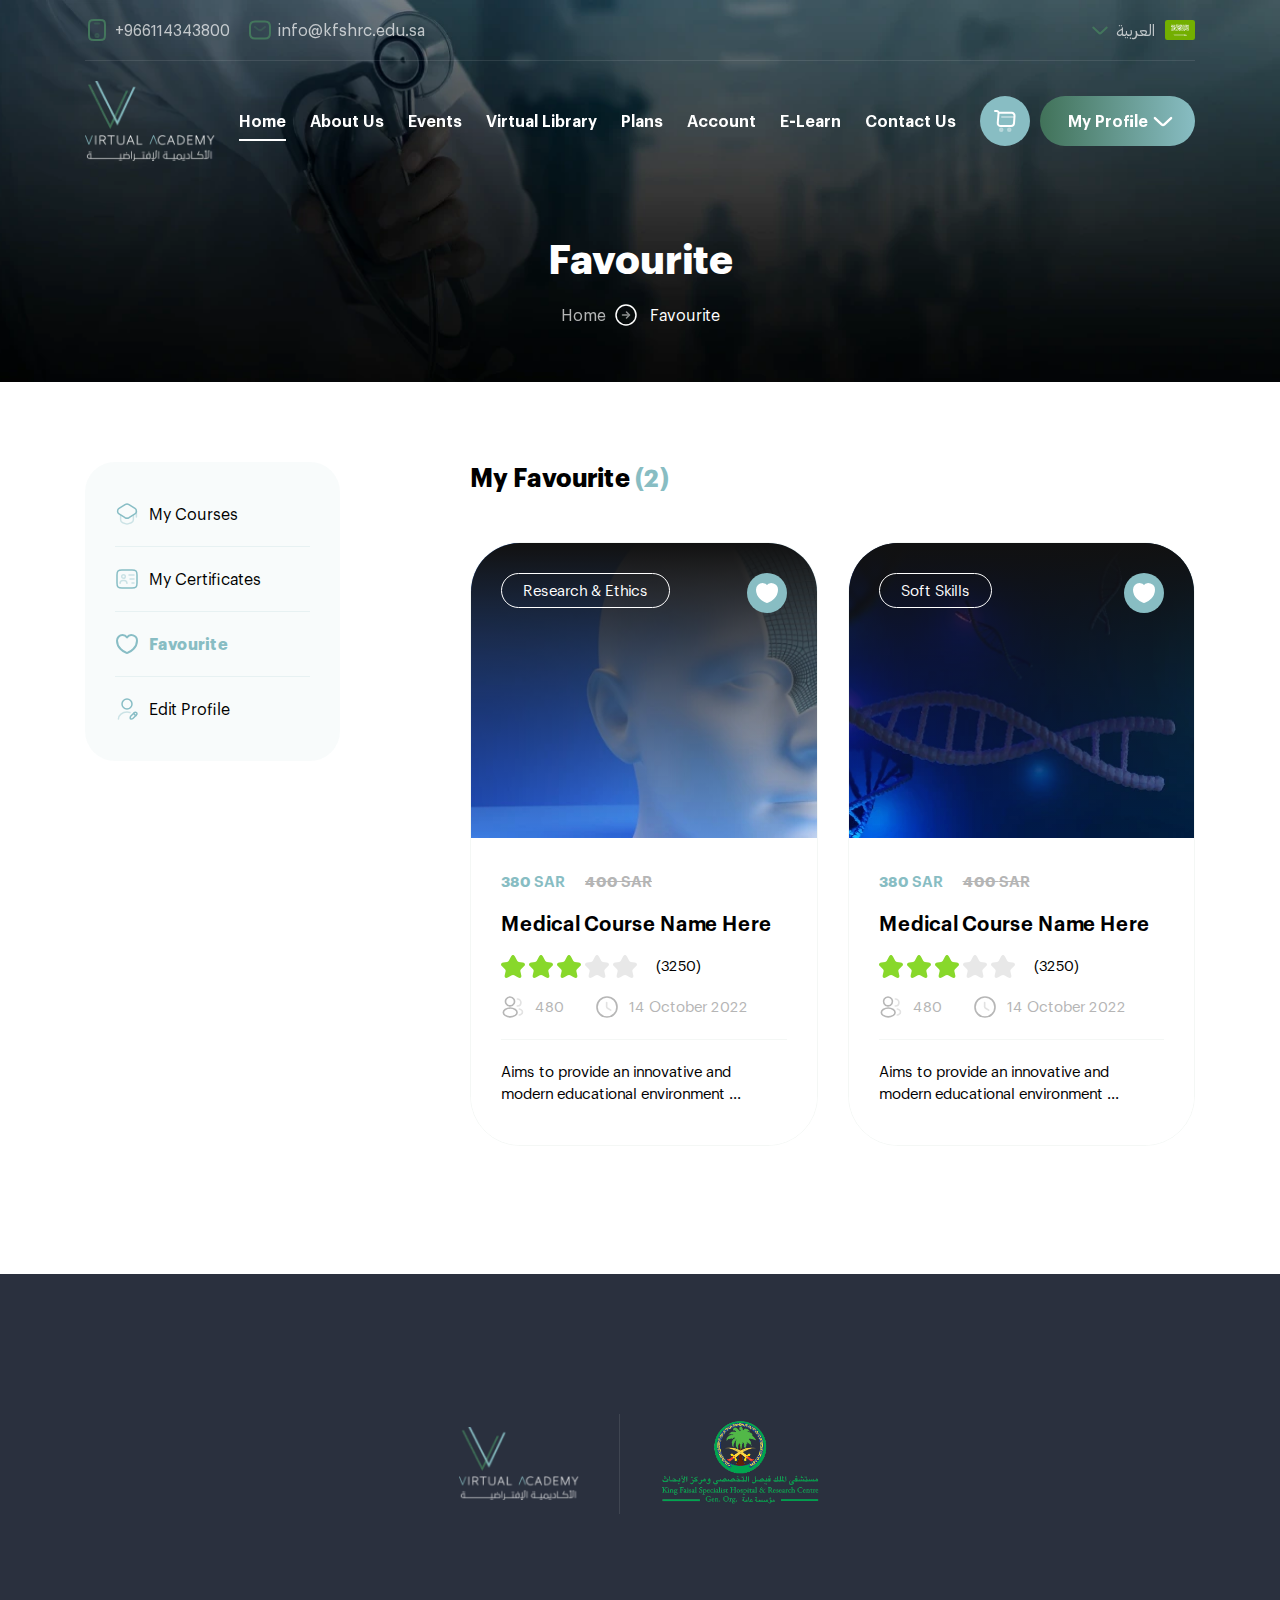
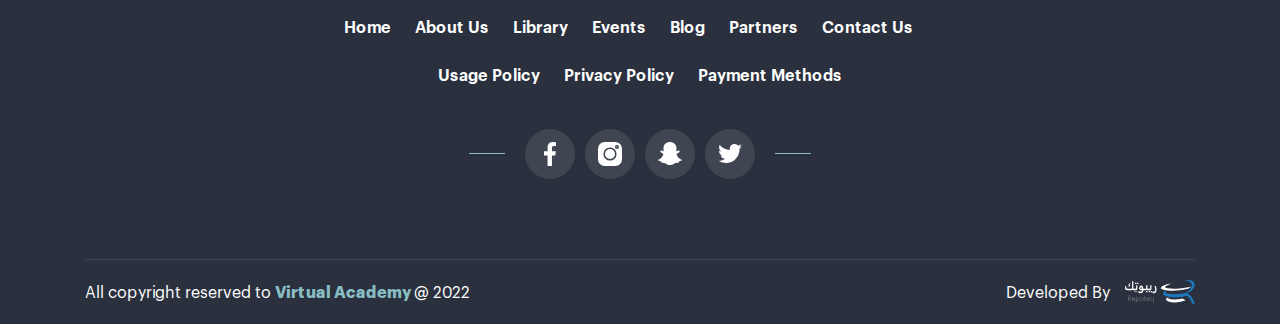
<file: favourite.html>
<!DOCTYPE html>
<html>
  <head>
    <meta charset="utf-8" />
    <meta name="description" content="...." />
    <meta name="author" content="misara adel" />
    <meta name="viewport" content="width=device-width, initial-scale=1, shrink-to-fit=no" />
    <title>
      Virtual Academy
    </title>
    <link rel="shortcut icon" href="assets/images/logo/icon.png" type="image/x-icon"/>
    <link rel="stylesheet" href="assets/css/lib/animate.css" />
    <link rel="stylesheet" href="assets/css/lib/jquery.fancybox.css" />
    <link rel="stylesheet" href="assets/css/lib/bootstrap.css" />
    <link rel="stylesheet" href="assets/css/lib/swiper-bundle.min.css" />
    <link rel="stylesheet" href="assets/css/style.css" />
  </head>
  <body>
    <nav class="navbar">
      <div class="container">
        <div class="top-nav">
          <ul class="socail-data">
            <li>
              <a href="#">
                <img src="assets/images/icons/phone.svg" loading="lazy" alt="" />

                <span>
                  +966114343800
                </span>
              </a>
            </li>

            <li>
              <a href="#">
                <img src="assets/images/icons/sms.svg" loading="lazy" alt="" />

                <span>
                  info@kfshrc.edu.sa
                </span>
              </a>
            </li>
          </ul>

          <div class="drop-lang">
            <a href="#" class="lang">
              <span>
                العربية
              </span>

              <img src="assets/images/icons/saudi_arabia.svg" loading="lazy" alt="" />
            </a>
          </div>
        </div>
        
        <div class="center-nav">
          <div class="hamburger">
            <span class="line"></span>
            <span class="line"></span>
            <span class="line"></span>
          </div>

          <a href="index.html" class="brand-name">
            <img src="assets/images/logo/logo.webp" class="fixed-logo" loading="lazy" alt="" />
            <img src="assets/images/logo/scroll-logo.png" class="scroll-logo" loading="lazy" alt="" />
          </a>

          <ul class="navbar-nav">
            <li class="nav-item">
              <a href="index.html" class="nav-link active">
                Home
              </a>
            </li>

            <li class="nav-item">
              <a href="about.html" class="nav-link">
                About Us
              </a>
            </li>

            <li class="nav-item">
              <a href="events.html" class="nav-link">
                Events
              </a>
            </li>

            <li class="nav-item">
              <a href="courses.html" class="nav-link">
                Virtual Library
              </a>
            </li>

            <li class="nav-item">
              <a href="#" class="nav-link">
                Plans
              </a>
            </li>

            <li class="nav-item">
              <a href="#" class="nav-link">
                Account
              </a>
            </li>

            <li class="nav-item">
              <a href="#" class="nav-link">
                E-Learn
              </a>
            </li>

            <li class="nav-item">
              <a href="#" class="nav-link">
                Contact Us
              </a>
            </li>
          </ul>

          <div class="button-contain">
            <a href="cart.html" class="cart">
              <img src="assets/images/icons/cart.svg" class="cart-icon" loading="lazy" alt="" />
            </a>

            <div class="profile-popup">
              <a href="#" class="login-btn">
                <img src="assets/images/icons/user.svg" loading="lazy" alt="" />
  
                <span>
                  My Profile
                </span>
              </a>

              <div class="profile-list">
                <a href="#" class="profile">
                  <img src="assets/images/logo/icon.png" loading="lazy" alt="" />

                  <div class="profile-name">
                    <h2>
                      Virtual Academ..
                    </h2>

                    <p>
                      Info@gmail.com
                    </p>
                  </div>
                </a>

                <ul class="list">
                  <li>
                    <a href="my-courses.html">
                      <img src="assets/images/icons/course.svg" loading="lazy" alt="" />

                      <span>
                        My Courses
                      </span>
                    </a>
                  </li>

                  <li>
                    <a href="my-certificates.html">
                      <img src="assets/images/icons/certificates.svg" loading="lazy" alt="" />

                      <span>
                        My Certificates
                      </span>
                    </a>
                  </li>

                  <li>
                    <a href="favourite.html">
                      <img src="assets/images/icons/heart.svg" loading="lazy" alt="" />

                      <span>
                        Favourite
                      </span>
                    </a>
                  </li>

                  <li>
                    <a href="edit-profile.html">
                      <img src="assets/images/icons/edit.svg" loading="lazy" alt="" />

                      <span>
                        Edit Profile
                      </span>
                    </a>
                  </li>
                </ul>

                <a href="index.html" class="logout">
                  <span>
                    Logout
                  </span>
                </a>
              </div>
            </div>
          </div>
        </div>
      </div>
    </nav>

    <main>
      <section class="sub-header">
        <div class="container">
          <div class="row">
            <div class="col-lg-6 col-12 mx-auto">
              <div class="contain">
                <h1>
                  Favourite
                </h1>

                <ul class="sub-list">
                  <li>
                    <a href="#">
                      Home
                    </a>
                  </li>

                  <li>
                    <span>
                      Favourite
                    </span>
                  </li>
                </ul>
              </div>
            </div>
          </div>
        </div>
      </section>

      <section class="profile general-section">
        <div class="container">
          <div class="row">
            <div class="col-lg-3 col-12 mb-4">
              <ul class="profile-list">
                <li>
                  <a href="my-courses.html">
                    <img src="assets/images/icons/course.svg" loading="lazy" alt="" />

                    <span>
                      My Courses
                    </span>
                  </a>
                </li>

                <li>
                  <a href="my-certificates.html">
                    <img src="assets/images/icons/certificates.svg" loading="lazy" alt="" />

                    <span>
                      My Certificates
                    </span>
                  </a>
                </li>

                <li>
                  <a href="favourite.html" class="active">
                    <img src="assets/images/icons/heart.svg" loading="lazy" alt="" />

                    <span>
                      Favourite
                    </span>
                  </a>
                </li>

                <li>
                  <a href="edit-profile.html">
                    <img src="assets/images/icons/edit.svg" loading="lazy" alt="" />

                    <span>
                      Edit Profile
                    </span>
                  </a>
                </li>
              </ul>
            </div>

            <div class="col-lg-9 col-12 mb-4">
              <div class="profile-contain">
                <h1 class="head">
                  My Favourite 

                  <span>
                    (2)
                  </span>
                </h1>

                <div class="row">
                  <div class="col-lg-6 col-12 mb-4">
                    <div class="course-box">
                      <div class="front-box">
                        <div class="image-content">
                          <img src="assets/images/courses/course_1.webp" class="course-img" loading="lazy" alt="" />
      
                          <a href="#" class="fav-icon active">
                            <img src="assets/images/icons/heart.svg" class="border-icon" loading="lazy" alt="" />
                            <img src="assets/images/icons/fill_heart.svg" class="fill-icon" loading="lazy" alt="" />
                          </a>
      
                          <a href="#" class="type">
                            <span>
                              Research & Ethics
                            </span>
                          </a>
                        </div>
      
                        <div class="contain">
                          <div class="flex-price">
                            <p class="after">
                              380 
                              <span>
                                SAR
                              </span>
                            </p>
      
                            <p class="before">
                              400 
                              <span>
                                SAR
                              </span>
                            </p>
                          </div>
      
                          <a href="course-details.html" class="course-details">
                            Medical Course Name Here
                          </a>
      
                          <ul class="rate">
                            <li>
                              <a href="#" class="active">
                                <img src="assets/images/icons/star.svg" loading="lazy" alt="" />
                              </a>
                            </li>
      
                            <li>
                              <a href="#" class="active">
                                <img src="assets/images/icons/star.svg" loading="lazy" alt="" />
                              </a>
                            </li>
      
                            <li>
                              <a href="#" class="active">
                                <img src="assets/images/icons/star.svg" loading="lazy" alt="" />
                              </a>
                            </li>
      
                            <li>
                              <a href="#">
                                <img src="assets/images/icons/star.svg" loading="lazy" alt="" />
                              </a>
                            </li>
      
                            <li>
                              <a href="#">
                                <img src="assets/images/icons/star.svg" loading="lazy" alt="" />
                              </a>
                            </li>
      
                            <li>
                              <span>
                                (3250)
                              </span>
                            </li>
                          </ul>
      
                          <ul class="course-info">
                            <li>
                              <a href="#">
                                <img src="assets/images/icons/people.svg" loading="lazy" alt="" />
                                
                                <span>
                                  480
                                </span>
                              </a>
                            </li>
      
                            <li>
                              <a href="#">
                                <img src="assets/images/icons/clock.svg" loading="lazy" alt="" />
      
                                <span>
                                  14 October 2022
                                </span>
                              </a>
                            </li>
                          </ul>
      
                          <p>
                            Aims to provide an innovative and modern educational environment ...
                          </p>
                        </div>
                      </div>
      
                      <div class="back-front">
                        <img src="assets/images/courses/course_1.webp" class="course-cover" loading="lazy" alt="" />
      
                        <div class="data-contain">
                          <div class="flex-price">
                            <p class="after">
                              380 
                              <span>
                                SAR
                              </span>
                            </p>
      
                            <p class="before">
                              400 
                              <span>
                                SAR
                              </span>
                            </p>
                          </div>
      
                          <a href="course-details.html" class="course-details">
                            Medical Course Name Here
                          </a>
      
                          <ul class="rate">
                            <li>
                              <a href="#" class="active">
                                <img src="assets/images/icons/star.svg" loading="lazy" alt="" />
                              </a>
                            </li>
      
                            <li>
                              <a href="#" class="active">
                                <img src="assets/images/icons/star.svg" loading="lazy" alt="" />
                              </a>
                            </li>
      
                            <li>
                              <a href="#" class="active">
                                <img src="assets/images/icons/star.svg" loading="lazy" alt="" />
                              </a>
                            </li>
      
                            <li>
                              <a href="#">
                                <img src="assets/images/icons/star.svg" loading="lazy" alt="" />
                              </a>
                            </li>
      
                            <li>
                              <a href="#">
                                <img src="assets/images/icons/star.svg" loading="lazy" alt="" />
                              </a>
                            </li>
      
                            <li>
                              <span>
                                (3250)
                              </span>
                            </li>
                          </ul>
                          
                          <a href="#" class="type">
                            <span>
                              Research & Ethics
                            </span>
                          </a>
      
                          <ul class="course-info">
                            <li>
                              <a href="#">
                                <img src="assets/images/icons/people.svg" loading="lazy" alt="" />
                                
                                <span>
                                  480
                                </span>
                              </a>
                            </li>
      
                            <li>
                              <a href="#">
                                <img src="assets/images/icons/clock.svg" loading="lazy" alt="" />
      
                                <span>
                                  14 October 2022
                                </span>
                              </a>
                            </li>
                          </ul>
      
                          <div class="button-contain">
                            <button class="add-to-cart">
                              <span>
                                Add To Cart
                              </span>
                            </button>
      
                            <a href="#" class="fav-icon active">
                              <img src="assets/images/icons/heart.svg" class="border-icon" loading="lazy" alt="" />
                              <img src="assets/images/icons/fill_heart.svg" class="fill-icon" loading="lazy" alt="" />
                            </a>
                          </div>
                        </div>
                      </div>
                    </div>
                  </div>
      
                  <div class="col-lg-6 col-12 mb-4">
                    <div class="course-box">
                      <div class="front-box">
                        <div class="image-content">
                          <img src="assets/images/courses/course_2.webp" class="course-img" loading="lazy" alt="" />
      
                          <a href="#" class="fav-icon active">
                            <img src="assets/images/icons/heart.svg" class="border-icon" loading="lazy" alt="" />
                            <img src="assets/images/icons/fill_heart.svg" class="fill-icon" loading="lazy" alt="" />
                          </a>
      
                          <a href="#" class="type">
                            <span>
                              Soft Skills
                            </span>
                          </a>
                        </div>
      
                        <div class="contain">
                          <div class="flex-price">
                            <p class="after">
                              380 
                              <span>
                                SAR
                              </span>
                            </p>
      
                            <p class="before">
                              400 
                              <span>
                                SAR
                              </span>
                            </p>
                          </div>
      
                          <a href="course-details.html" class="course-details">
                            Medical Course Name Here
                          </a>
      
                          <ul class="rate">
                            <li>
                              <a href="#" class="active">
                                <img src="assets/images/icons/star.svg" loading="lazy" alt="" />
                              </a>
                            </li>
      
                            <li>
                              <a href="#" class="active">
                                <img src="assets/images/icons/star.svg" loading="lazy" alt="" />
                              </a>
                            </li>
      
                            <li>
                              <a href="#" class="active">
                                <img src="assets/images/icons/star.svg" loading="lazy" alt="" />
                              </a>
                            </li>
      
                            <li>
                              <a href="#">
                                <img src="assets/images/icons/star.svg" loading="lazy" alt="" />
                              </a>
                            </li>
      
                            <li>
                              <a href="#">
                                <img src="assets/images/icons/star.svg" loading="lazy" alt="" />
                              </a>
                            </li>
      
                            <li>
                              <span>
                                (3250)
                              </span>
                            </li>
                          </ul>
      
                          <ul class="course-info">
                            <li>
                              <a href="#">
                                <img src="assets/images/icons/people.svg" loading="lazy" alt="" />
                                
                                <span>
                                  480
                                </span>
                              </a>
                            </li>
      
                            <li>
                              <a href="#">
                                <img src="assets/images/icons/clock.svg" loading="lazy" alt="" />
      
                                <span>
                                  14 October 2022
                                </span>
                              </a>
                            </li>
                          </ul>
      
                          <p>
                            Aims to provide an innovative and modern educational environment ...
                          </p>
                        </div>
                      </div>
      
                      <div class="back-front">
                        <img src="assets/images/courses/course_2.webp" class="course-cover" loading="lazy" alt="" />
      
                        <div class="data-contain">
                          <div class="flex-price">
                            <p class="after">
                              380 
                              <span>
                                SAR
                              </span>
                            </p>
      
                            <p class="before">
                              400 
                              <span>
                                SAR
                              </span>
                            </p>
                          </div>
      
                          <a href="course-details.html" class="course-details">
                            Medical Course Name Here
                          </a>
      
                          <ul class="rate">
                            <li>
                              <a href="#" class="active">
                                <img src="assets/images/icons/star.svg" loading="lazy" alt="" />
                              </a>
                            </li>
      
                            <li>
                              <a href="#" class="active">
                                <img src="assets/images/icons/star.svg" loading="lazy" alt="" />
                              </a>
                            </li>
      
                            <li>
                              <a href="#" class="active">
                                <img src="assets/images/icons/star.svg" loading="lazy" alt="" />
                              </a>
                            </li>
      
                            <li>
                              <a href="#">
                                <img src="assets/images/icons/star.svg" loading="lazy" alt="" />
                              </a>
                            </li>
      
                            <li>
                              <a href="#">
                                <img src="assets/images/icons/star.svg" loading="lazy" alt="" />
                              </a>
                            </li>
      
                            <li>
                              <span>
                                (3250)
                              </span>
                            </li>
                          </ul>
                          
                          <a href="#" class="type">
                            <span>
                              Soft Skills
                            </span>
                          </a>
      
                          <ul class="course-info">
                            <li>
                              <a href="#">
                                <img src="assets/images/icons/people.svg" loading="lazy" alt="" />
                                
                                <span>
                                  480
                                </span>
                              </a>
                            </li>
      
                            <li>
                              <a href="#">
                                <img src="assets/images/icons/clock.svg" loading="lazy" alt="" />
      
                                <span>
                                  14 October 2022
                                </span>
                              </a>
                            </li>
                          </ul>
      
                          <div class="button-contain">
                            <button class="add-to-cart">
                              <span>
                                Add To Cart
                              </span>
                            </button>
      
                            <a href="#" class="fav-icon active">
                              <img src="assets/images/icons/heart.svg" class="border-icon" loading="lazy" alt="" />
                              <img src="assets/images/icons/fill_heart.svg" class="fill-icon" loading="lazy" alt="" />
                            </a>
                          </div>
                        </div>
                      </div>
                    </div>
                  </div>
                </div>
              </div>
            </div>
          </div>
        </div>
      </section>
    </main>

    <footer>
      <div class="container">
        <div class="row">
          <div class="col-lg-7 col-12 mx-auto">
            <div class="contain">
              <div class="brand-name">
                <img src="assets/images/logo/logo.webp" class="brand-logo" loading="lazy" alt="" />

                <img src="assets/images/logo/footer_logo.webp" class="hostiptal-logo" loading="lazy" alt="" />
              </div>

              <ul class="footer-links">
                <li>
                  <a href="#">
                    Home
                  </a>
                </li>

                <li>
                  <a href="#">
                    About Us
                  </a>
                </li>

                <li>
                  <a href="#">
                    Library
                  </a>
                </li>

                <li>
                  <a href="#">
                    Events
                  </a>
                </li>

                <li>
                  <a href="#">
                    Blog
                  </a>
                </li>

                <li>
                  <a href="#">
                    Partners
                  </a>
                </li>

                <li>
                  <a href="#">
                    Contact Us
                  </a>
                </li>

                <li>
                  <a href="#">
                    Usage Policy
                  </a>
                </li>

                <li>
                  <a href="#">
                    Privacy Policy
                  </a>
                </li>

                <li>
                  <a href="#">
                    Payment  Methods
                  </a>
                </li>
              </ul>

              <ul class="socail-media">
                <li>
                  <a href="#">
                    <img src="assets/images/footer/facebook.svg" loading="lazy" alt="" />
                  </a>
                </li>

                <li>
                  <a href="#">
                    <img src="assets/images/footer/instagram.svg" loading="lazy" alt="" />
                  </a>
                </li>

                <li>
                  <a href="#">
                    <img src="assets/images/footer/snapchat.svg" loading="lazy" alt="" />
                  </a>
                </li>

                <li>
                  <a href="#">
                    <img src="assets/images/footer/twitter.svg" loading="lazy" alt="" />
                  </a>
                </li>
              </ul>
            </div>
          </div>
        </div>

        <div class="copyrights">
          <p>
            All copyright reserved to 
            <span>
              Virtual Academy
            </span>
            @ 2022
          </p>

          <a href="https://repoteq.com/" target="_blank" class="repotic">
            <span>
              Developed By
            </span>

            <img src="assets/images/footer/repotic.svg" loading="lazy" alt="ريبوتك خيارك الأمثل لمشروعك" />
          </a>
        </div>
      </div>
    </footer>

    <script src="assets/js/lib/jquery4.js"></script>
    <script src="assets/js/lib/jquery-ui.min.js"></script>
    <script src="assets/js/lib/popper.js"></script>
    <script src="assets/js/lib/bootstrap.js"></script>
    <script src="assets/js/lib/swiper-bundle.min.js"></script>
    <script src="assets/js/lib/jquery.fancybox.js"></script>
    <script src="assets/js/main.js"></script>
  </body>
</html>
</file>
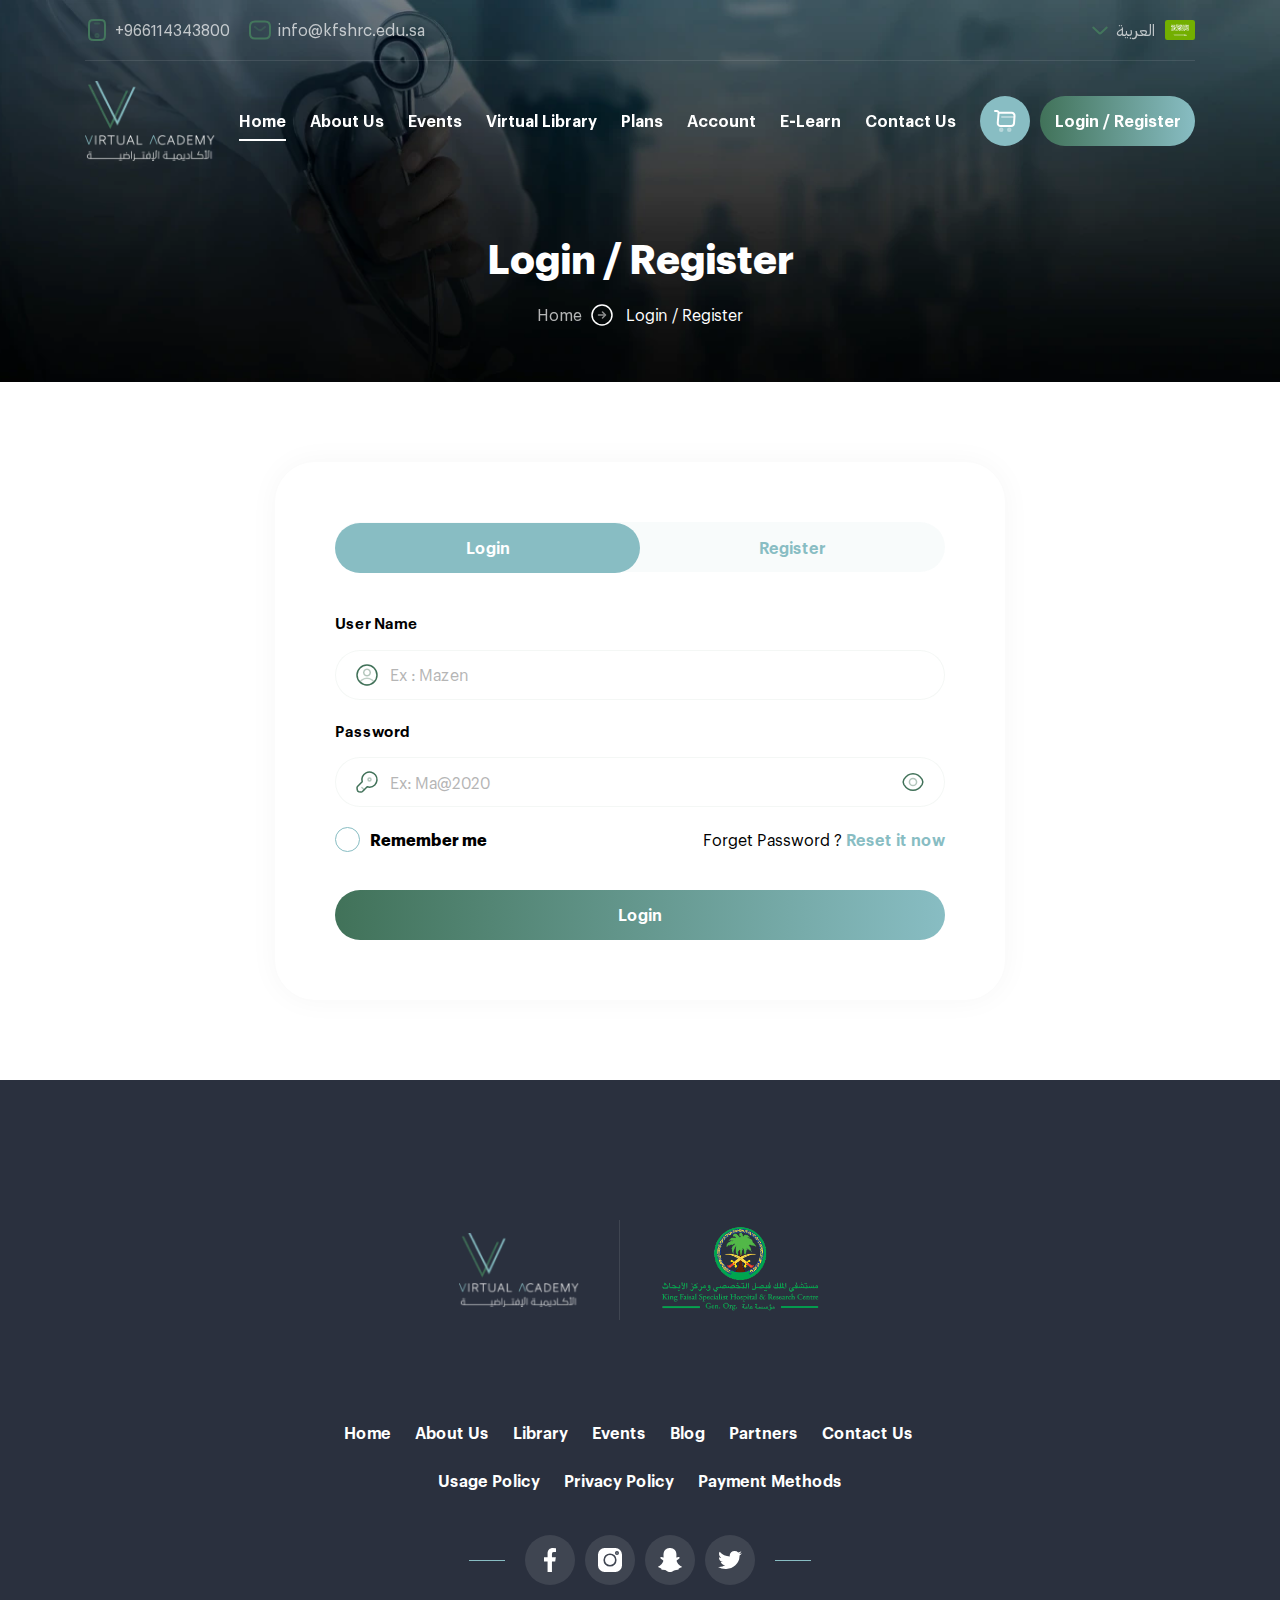
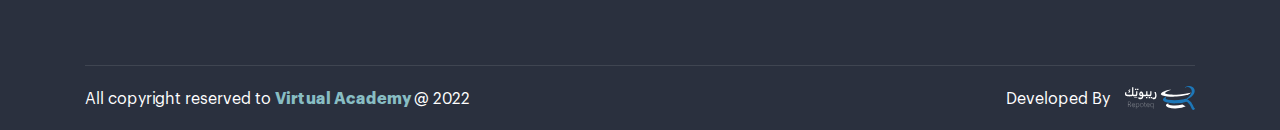
<file: login.html>
<!DOCTYPE html>
<html>
  <head>
    <meta charset="utf-8" />
    <meta name="description" content="...." />
    <meta name="author" content="misara adel" />
    <meta name="viewport" content="width=device-width, initial-scale=1, shrink-to-fit=no" />
    <title>
      Virtual Academy
    </title>
    <link rel="shortcut icon" href="assets/images/logo/icon.png" type="image/x-icon"/>
    <link rel="stylesheet" href="assets/css/lib/animate.css" />
    <link rel="stylesheet" href="assets/css/lib/jquery.fancybox.css" />
    <link rel="stylesheet" href="assets/css/lib/bootstrap.css" />
    <link rel="stylesheet" href="assets/css/lib/swiper-bundle.min.css" />
    <link rel="stylesheet" href="assets/css/style.css" />
  </head>
  <body>
    <nav class="navbar">
      <div class="container">
        <div class="top-nav">
          <ul class="socail-data">
            <li>
              <a href="#">
                <img src="assets/images/icons/phone.svg" loading="lazy" alt="" />

                <span>
                  +966114343800
                </span>
              </a>
            </li>

            <li>
              <a href="#">
                <img src="assets/images/icons/sms.svg" loading="lazy" alt="" />

                <span>
                  info@kfshrc.edu.sa
                </span>
              </a>
            </li>
          </ul>

          <div class="drop-lang">
            <a href="#" class="lang">
              <span>
                العربية
              </span>

              <img src="assets/images/icons/saudi_arabia.svg" loading="lazy" alt="" />
            </a>
          </div>
        </div>
        
        <div class="center-nav">
          <div class="hamburger">
            <span class="line"></span>
            <span class="line"></span>
            <span class="line"></span>
          </div>

          <a href="index.html" class="brand-name">
            <img src="assets/images/logo/logo.webp" class="fixed-logo" loading="lazy" alt="" />
            <img src="assets/images/logo/scroll-logo.png" class="scroll-logo" loading="lazy" alt="" />
          </a>

          <ul class="navbar-nav">
            <li class="nav-item">
              <a href="index.html" class="nav-link active">
                Home
              </a>
            </li>

            <li class="nav-item">
              <a href="about.html" class="nav-link">
                About Us
              </a>
            </li>

            <li class="nav-item">
              <a href="events.html" class="nav-link">
                Events
              </a>
            </li>

            <li class="nav-item">
              <a href="courses.html" class="nav-link">
                Virtual Library
              </a>
            </li>

            <li class="nav-item">
              <a href="#" class="nav-link">
                Plans
              </a>
            </li>

            <li class="nav-item">
              <a href="#" class="nav-link">
                Account
              </a>
            </li>

            <li class="nav-item">
              <a href="#" class="nav-link">
                E-Learn
              </a>
            </li>

            <li class="nav-item">
              <a href="#" class="nav-link">
                Contact Us
              </a>
            </li>
            
          </ul>

          <div class="button-contain">
            <a href="cart.html" class="cart">
              <img src="assets/images/icons/cart.svg" class="cart-icon" loading="lazy" alt="" />
            </a>

            <a href="login.html" class="login-btn">
              <img src="assets/images/icons/user.svg" loading="lazy" alt="" />
              
              <span>
                Login / Register
              </span>
            </a>
          </div>
        </div>
      </div>
    </nav>

    <main>
      <section class="sub-header">
        <div class="container">
          <div class="row">
            <div class="col-lg-6 col-12 mx-auto">
              <div class="contain">
                <h1>
                  Login / Register
                </h1>

                <ul class="sub-list">
                  <li>
                    <a href="#">
                      Home
                    </a>
                  </li>

                  <li>
                    <span>
                      Login / Register
                    </span>
                  </li>
                </ul>
              </div>
            </div>
          </div>
        </div>
      </section>

      <section class="login general-section">
        <div class="container">
          <div class="row">
            <div class="col-lg-8 col-12 mx-auto">
              <div class="login-contain">
                <ul class="nav nav-tabs" id="myTab" role="tablist">
                  <li class="nav-item" role="presentation">
                    <a class="nav-link active" id="login-tab" data-toggle="tab" href="#login" role="tab" aria-controls="login" aria-selected="true">
                      Login
                    </a>
                  </li>

                  <li class="nav-item" role="presentation">
                    <a class="nav-link" id="register-tab" data-toggle="tab" href="#register" role="tab" aria-controls="register" aria-selected="false">
                      Register
                    </a>
                  </li>
                </ul>

                <div class="tab-content" id="myTabContent">
                  <div class="tab-pane fade show active" id="login" role="tabpanel" aria-labelledby="login-tab">
                    <form class="from-contain">
                      <div class="form-group">
                        <label for="">
                          User Name
                        </label>
  
                        <div class="form-data">
                          <img src="assets/images/icons/user.svg" loading="lazy" alt="" />
  
                          <input type="text" class="form-control" placeholder="Ex : Mazen" />
                        </div>
                      </div>

                      <div class="form-group">
                        <label for="">
                          Password
                        </label>
  
                        <div class="form-data show_hide_password">
                          <img src="assets/images/icons/password.svg" loading="lazy" alt="" />
  
                          <input type="password" class="form-control shadow_input" placeholder="Ex: Ma@2020" />

                          <a href="#" class="show-pass">
                            <img src="assets/images/icons/eye.svg" class="icon" loading="lazy" alt="" />
                            <img src="assets/images/icons/slash-eye.svg" class="slash-icon" loading="lazy" alt="">
                          </a>
                        </div>
                      </div>

                      <div class="flex-data">
                        <div class="wrapper">
                          <input type="checkbox" id="remain" class="radio-check radio-circle">
      
                          <label class="radio-title" for="remain">
                            Remember me
                          </label>
                        </div>
    
                        <a href="#" class="link">
                          Forget Password ?

                          <span>
                            Reset it now
                          </span>
                        </a>
                      </div>

                      <a href="edit-profile.html" class="submit-btn">
                        <span>
                          Login
                        </span>
                      </a>
                    </form>
                  </div>

                  <div class="tab-pane fade" id="register" role="tabpanel" aria-labelledby="register-tab">
                    <form class="from-contain">
                      <div class="form-group">
                        <label for="">
                          User Name
                        </label>
  
                        <div class="form-data">
                          <img src="assets/images/icons/user.svg" loading="lazy" alt="" />
  
                          <input type="text" class="form-control" placeholder="Ex : Mazen" />
                        </div>
                      </div>

                      <div class="form-group">
                        <label for="">
                          First Name
                        </label>
  
                        <div class="form-data">
                          <img src="assets/images/icons/user.svg" loading="lazy" alt="" />
  
                          <input type="text" class="form-control" placeholder="Ex : Mazen" />
                        </div>
                      </div>

                      <div class="form-group">
                        <label for="">
                          Last Name
                        </label>
  
                        <div class="form-data">
                          <img src="assets/images/icons/user.svg" loading="lazy" alt="" />
  
                          <input type="text" class="form-control" placeholder="Ex : Mazen" />
                        </div>
                      </div>

                      <div class="form-group">
                        <label for="">
                          Gender
                        </label>

                        <div class="flex-data data-contain-form">
                          <div class="wrapper">
                            <input type="checkbox" id="remain" class="radio-check radio-circle">
        
                            <label class="radio-title" for="remain">
                              Male
                            </label>
                          </div>
  
                          <div class="wrapper">
                            <input type="checkbox" id="remain" class="radio-check radio-circle">
        
                            <label class="radio-title" for="remain">
                              Female
                            </label>
                          </div>
                        </div>
                      </div>

                      <div class="form-group">
                        <label for="">
                          Job Position
                        </label>
  
                        <div class="form-data select-option">
                          <img src="assets/images/icons/position.svg" loading="lazy" alt="" />

                          <select name="" class="form-control" id="">
                            <option value="" hidden>
                              Ex : Doctor
                            </option>

                            <option value="">
                              Ex : Doctor
                            </option>
                          </select>
                        </div>
                      </div>

                      <div class="form-group">
                        <label for="">
                          Country
                        </label>
  
                        <div class="form-data select-option">
                          <img src="assets/images/icons/location.svg" loading="lazy" alt="" />

                          <select name="" class="form-control" id="">
                            <option value="" hidden>
                              Ex : Saudi Arabia
                            </option>

                            <option value="">
                              Ex : Saudi Arabia
                            </option>
                          </select>
                        </div>
                      </div>

                      <div class="form-group">
                        <label for="">
                          City
                        </label>
  
                        <div class="form-data select-option">
                          <img src="assets/images/icons/map.svg" loading="lazy" alt="" />

                          <select name="" class="form-control" id="">
                            <option value="" hidden>
                              Ex : Ryadah
                            </option>

                            <option value="">
                              Ex : Ryadah
                            </option>
                          </select>
                        </div>
                      </div>

                      <div class="form-group">
                        <label for="">
                          Email
                        </label>
  
                        <div class="form-data">
                          <img src="assets/images/icons/sms.svg" loading="lazy" alt="" />
  
                          <input type="text" class="form-control" placeholder="Ex : info@gmail.com" />
                        </div>
                      </div>

                      <div class="form-group">
                        <label for="">
                          Mobile Number
                        </label>
  
                        <div class="form-data">
                          <img src="assets/images/icons/phone.svg" loading="lazy" alt="" />
  
                          <input type="text" class="form-control" placeholder="Ex : 0569782154" />
                        </div>
                      </div>

                      <div class="form-group">
                        <label for="">
                          Password
                        </label>
  
                        <div class="form-data show_hide_password">
                          <img src="assets/images/icons/password.svg" loading="lazy" alt="" />
  
                          <input type="password" class="form-control shadow_input" placeholder="Ex: Ma@2020" />

                          <a href="#" class="show-pass">
                            <img src="assets/images/icons/eye.svg" class="icon" loading="lazy" alt="" />
                            <img src="assets/images/icons/slash-eye.svg" class="slash-icon" loading="lazy" alt="">
                          </a>
                        </div>
                      </div>

                      <div class="form-group">
                        <label for="">
                          Confirm Password
                        </label>
  
                        <div class="form-data show_hide_password">
                          <img src="assets/images/icons/password.svg" loading="lazy" alt="" />
  
                          <input type="password" class="form-control shadow_input" placeholder="Ex: Ma@2020" />

                          <a href="#" class="show-pass">
                            <img src="assets/images/icons/eye.svg" class="icon" loading="lazy" alt="" />
                            <img src="assets/images/icons/slash-eye.svg" class="slash-icon" loading="lazy" alt="">
                          </a>
                        </div>
                      </div>

                      <div class="flex-data">
                        <div class="wrapper">
                          <input type="checkbox" id="remain" class="radio-check radio-circle">
      
                          <label class="radio-title small-title" for="remain">
                            Agree All 

                            <a href="#" class="link">
                              <span>
                                Privacy & Conditions
                              </span>
                            </a>
                          </label>
                        </div>
                      </div>

                      <a href="edit-profile.html" class="submit-btn">
                        <span>
                          Register
                        </span>
                      </a>
                    </form>
                  </div>
                </div>
              </div>
            </div>
          </div>
        </div>
      </section>
    </main>

    <footer>
      <div class="container">
        <div class="row">
          <div class="col-lg-7 col-12 mx-auto">
            <div class="contain">
              <div class="brand-name">
                <img src="assets/images/logo/logo.webp" class="brand-logo" loading="lazy" alt="" />

                <img src="assets/images/logo/footer_logo.webp" class="hostiptal-logo" loading="lazy" alt="" />
              </div>

              <ul class="footer-links">
                <li>
                  <a href="#">
                    Home
                  </a>
                </li>

                <li>
                  <a href="#">
                    About Us
                  </a>
                </li>

                <li>
                  <a href="#">
                    Library
                  </a>
                </li>

                <li>
                  <a href="#">
                    Events
                  </a>
                </li>

                <li>
                  <a href="#">
                    Blog
                  </a>
                </li>

                <li>
                  <a href="#">
                    Partners
                  </a>
                </li>

                <li>
                  <a href="#">
                    Contact Us
                  </a>
                </li>

                <li>
                  <a href="#">
                    Usage Policy
                  </a>
                </li>

                <li>
                  <a href="#">
                    Privacy Policy
                  </a>
                </li>

                <li>
                  <a href="#">
                    Payment  Methods
                  </a>
                </li>
              </ul>

              <ul class="socail-media">
                <li>
                  <a href="#">
                    <img src="assets/images/footer/facebook.svg" loading="lazy" alt="" />
                  </a>
                </li>

                <li>
                  <a href="#">
                    <img src="assets/images/footer/instagram.svg" loading="lazy" alt="" />
                  </a>
                </li>

                <li>
                  <a href="#">
                    <img src="assets/images/footer/snapchat.svg" loading="lazy" alt="" />
                  </a>
                </li>

                <li>
                  <a href="#">
                    <img src="assets/images/footer/twitter.svg" loading="lazy" alt="" />
                  </a>
                </li>
              </ul>
            </div>
          </div>
        </div>

        <div class="copyrights">
          <p>
            All copyright reserved to 
            <span>
              Virtual Academy
            </span>
            @ 2022
          </p>

          <a href="https://repoteq.com/" target="_blank" class="repotic">
            <span>
              Developed By
            </span>

            <img src="assets/images/footer/repotic.svg" loading="lazy" alt="ريبوتك خيارك الأمثل لمشروعك" />
          </a>
        </div>
      </div>
    </footer>

    <script src="assets/js/lib/jquery4.js"></script>
    <script src="assets/js/lib/jquery-ui.min.js"></script>
    <script src="assets/js/lib/popper.js"></script>
    <script src="assets/js/lib/bootstrap.js"></script>
    <script src="assets/js/lib/swiper-bundle.min.js"></script>
    <script src="assets/js/lib/jquery.fancybox.js"></script>
    <script src="assets/js/main.js"></script>
  </body>
</html>
</file>
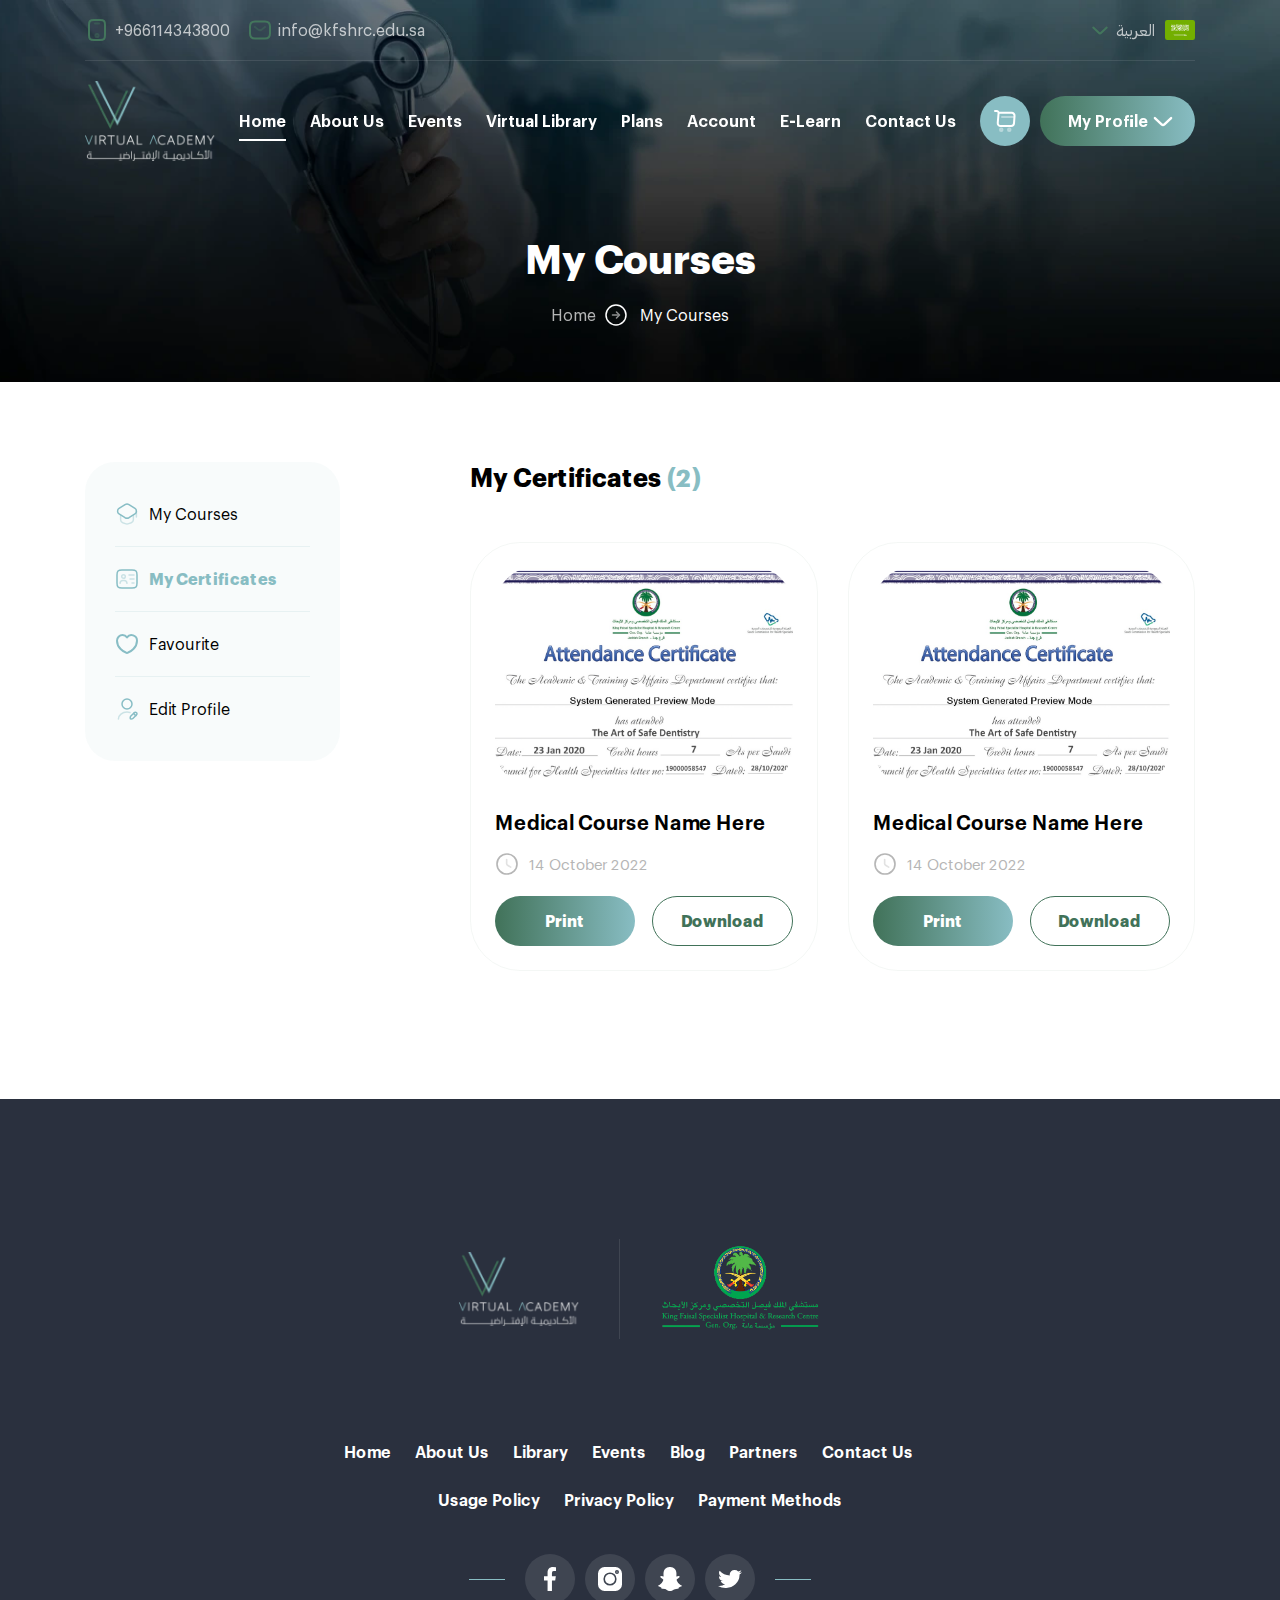
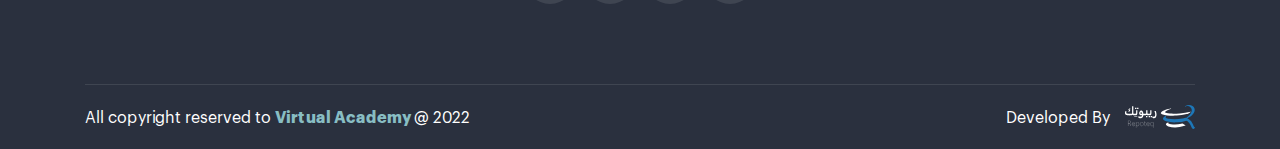
<file: my-certificates.html>
<!DOCTYPE html>
<html>
  <head>
    <meta charset="utf-8" />
    <meta name="description" content="...." />
    <meta name="author" content="misara adel" />
    <meta name="viewport" content="width=device-width, initial-scale=1, shrink-to-fit=no" />
    <title>
      Virtual Academy
    </title>
    <link rel="shortcut icon" href="assets/images/logo/icon.png" type="image/x-icon"/>
    <link rel="stylesheet" href="assets/css/lib/animate.css" />
    <link rel="stylesheet" href="assets/css/lib/jquery.fancybox.css" />
    <link rel="stylesheet" href="assets/css/lib/bootstrap.css" />
    <link rel="stylesheet" href="assets/css/lib/swiper-bundle.min.css" />
    <link rel="stylesheet" href="assets/css/style.css" />
  </head>
  <body>
    <nav class="navbar">
      <div class="container">
        <div class="top-nav">
          <ul class="socail-data">
            <li>
              <a href="#">
                <img src="assets/images/icons/phone.svg" loading="lazy" alt="" />

                <span>
                  +966114343800
                </span>
              </a>
            </li>

            <li>
              <a href="#">
                <img src="assets/images/icons/sms.svg" loading="lazy" alt="" />

                <span>
                  info@kfshrc.edu.sa
                </span>
              </a>
            </li>
          </ul>

          <div class="drop-lang">
            <a href="#" class="lang">
              <span>
                العربية
              </span>

              <img src="assets/images/icons/saudi_arabia.svg" loading="lazy" alt="" />
            </a>
          </div>
        </div>
        
        <div class="center-nav">
          <div class="hamburger">
            <span class="line"></span>
            <span class="line"></span>
            <span class="line"></span>
          </div>

          <a href="index.html" class="brand-name">
            <img src="assets/images/logo/logo.webp" class="fixed-logo" loading="lazy" alt="" />
            <img src="assets/images/logo/scroll-logo.png" class="scroll-logo" loading="lazy" alt="" />
          </a>

          <ul class="navbar-nav">
            <li class="nav-item">
              <a href="index.html" class="nav-link active">
                Home
              </a>
            </li>

            <li class="nav-item">
              <a href="about.html" class="nav-link">
                About Us
              </a>
            </li>

            <li class="nav-item">
              <a href="events.html" class="nav-link">
                Events
              </a>
            </li>

            <li class="nav-item">
              <a href="courses.html" class="nav-link">
                Virtual Library
              </a>
            </li>

            <li class="nav-item">
              <a href="#" class="nav-link">
                Plans
              </a>
            </li>

            <li class="nav-item">
              <a href="#" class="nav-link">
                Account
              </a>
            </li>

            <li class="nav-item">
              <a href="#" class="nav-link">
                E-Learn
              </a>
            </li>

            <li class="nav-item">
              <a href="#" class="nav-link">
                Contact Us
              </a>
            </li>
          </ul>

          <div class="button-contain">
            <a href="cart.html" class="cart">
              <img src="assets/images/icons/cart.svg" class="cart-icon" loading="lazy" alt="" />
            </a>

            <div class="profile-popup">
              <a href="#" class="login-btn">
                <img src="assets/images/icons/user.svg" loading="lazy" alt="" />
  
                <span>
                  My Profile
                </span>
              </a>

              <div class="profile-list">
                <a href="#" class="profile">
                  <img src="assets/images/logo/icon.png" loading="lazy" alt="" />

                  <div class="profile-name">
                    <h2>
                      Virtual Academ..
                    </h2>

                    <p>
                      Info@gmail.com
                    </p>
                  </div>
                </a>

                <ul class="list">
                  <li>
                    <a href="my-courses.html">
                      <img src="assets/images/icons/course.svg" loading="lazy" alt="" />

                      <span>
                        My Courses
                      </span>
                    </a>
                  </li>

                  <li>
                    <a href="my-certificates.html">
                      <img src="assets/images/icons/certificates.svg" loading="lazy" alt="" />

                      <span>
                        My Certificates
                      </span>
                    </a>
                  </li>

                  <li>
                    <a href="favourite.html">
                      <img src="assets/images/icons/heart.svg" loading="lazy" alt="" />

                      <span>
                        Favourite
                      </span>
                    </a>
                  </li>

                  <li>
                    <a href="edit-profile.html">
                      <img src="assets/images/icons/edit.svg" loading="lazy" alt="" />

                      <span>
                        Edit Profile
                      </span>
                    </a>
                  </li>
                </ul>

                <a href="index.html" class="logout">
                  <span>
                    Logout
                  </span>
                </a>
              </div>
            </div>
          </div>
        </div>
      </div>
    </nav>

    <main>
      <section class="sub-header">
        <div class="container">
          <div class="row">
            <div class="col-lg-6 col-12 mx-auto">
              <div class="contain">
                <h1>
                  My Courses
                </h1>

                <ul class="sub-list">
                  <li>
                    <a href="#">
                      Home
                    </a>
                  </li>

                  <li>
                    <span>
                      My Courses
                    </span>
                  </li>
                </ul>
              </div>
            </div>
          </div>
        </div>
      </section>

      <section class="profile general-section">
        <div class="container">
          <div class="row">
            <div class="col-lg-3 col-12 mb-4">
              <ul class="profile-list">
                <li>
                  <a href="my-courses.html">
                    <img src="assets/images/icons/course.svg" loading="lazy" alt="" />

                    <span>
                      My Courses
                    </span>
                  </a>
                </li>

                <li>
                  <a href="my-certificates.html" class="active">
                    <img src="assets/images/icons/certificates.svg" loading="lazy" alt="" />

                    <span>
                      My Certificates
                    </span>
                  </a>
                </li>

                <li>
                  <a href="favourite.html">
                    <img src="assets/images/icons/heart.svg" loading="lazy" alt="" />

                    <span>
                      Favourite
                    </span>
                  </a>
                </li>

                <li>
                  <a href="edit-profile.html">
                    <img src="assets/images/icons/edit.svg" loading="lazy" alt="" />

                    <span>
                      Edit Profile
                    </span>
                  </a>
                </li>
              </ul>
            </div>

            <div class="col-lg-9 col-12 mb-4">
              <div class="profile-contain">
                <h1 class="head">
                  My Certificates 

                  <span>
                    (2)
                  </span>
                </h1>

                <div class="row">
                  <div class="col-lg-6 col-12 mb-4">
                    <div class="course-box certifacte-box">
                      <div class="front-box">
                        <div class="image-content">
                          <img src="assets/images/courses/certifcate.webp" class="course-img" loading="lazy" alt="" />
                        </div>
      
                        <div class="contain">
                          <a href="#" class="course-details">
                            Medical Course Name Here
                          </a>
      
                          <ul class="course-info border-0 p-0">
                            <li>
                              <a href="#">
                                <img src="assets/images/icons/clock.svg" loading="lazy" alt="" />
                                
                                <span>
                                  14 October 2022
                                </span>
                              </a>
                            </li>
                          </ul>

                          <div class="action-button">
                            <a href="https://api-motamarat.kfshrc.edu.sa/home/motamarat_uploads/SYSTEM/certificate//crt_9411680c-fa13-4e9b-91ce-de8f7b8560d3.pdf" target="_blank" class="action-btn bk-btn">
                              <span>
                                Print
                              </span>
                            </a>

                            <a href="https://api-motamarat.kfshrc.edu.sa/home/motamarat_uploads/SYSTEM/certificate//crt_9411680c-fa13-4e9b-91ce-de8f7b8560d3.pdf" target="_blank" class="action-btn border-btn">
                              <span>
                                Download
                              </span>
                            </a>
                          </div>
                        </div>
                      </div>
                    </div>
                  </div>

                  <div class="col-lg-6 col-12 mb-4">
                    <div class="course-box certifacte-box">
                      <div class="front-box">
                        <div class="image-content">
                          <img src="assets/images/courses/certifcate.webp" class="course-img" loading="lazy" alt="" />
                        </div>
      
                        <div class="contain">
                          <a href="#" class="course-details">
                            Medical Course Name Here
                          </a>
      
                          <ul class="course-info border-0 p-0">
                            <li>
                              <a href="#">
                                <img src="assets/images/icons/clock.svg" loading="lazy" alt="" />
                                
                                <span>
                                  14 October 2022
                                </span>
                              </a>
                            </li>
                          </ul>

                          <div class="action-button">
                            <a href="https://api-motamarat.kfshrc.edu.sa/home/motamarat_uploads/SYSTEM/certificate//crt_9411680c-fa13-4e9b-91ce-de8f7b8560d3.pdf" target="_blank" class="action-btn bk-btn">
                              <span>
                                Print
                              </span>
                            </a>

                            <a href="https://api-motamarat.kfshrc.edu.sa/home/motamarat_uploads/SYSTEM/certificate//crt_9411680c-fa13-4e9b-91ce-de8f7b8560d3.pdf" target="_blank" class="action-btn border-btn">
                              <span>
                                Download
                              </span>
                            </a>
                          </div>
                        </div>
                      </div>
                    </div>
                  </div>
                </div>
              </div>
            </div>
          </div>
        </div>
      </section>
    </main>

    <footer>
      <div class="container">
        <div class="row">
          <div class="col-lg-7 col-12 mx-auto">
            <div class="contain">
              <div class="brand-name">
                <img src="assets/images/logo/logo.webp" class="brand-logo" loading="lazy" alt="" />

                <img src="assets/images/logo/footer_logo.webp" class="hostiptal-logo" loading="lazy" alt="" />
              </div>

              <ul class="footer-links">
                <li>
                  <a href="#">
                    Home
                  </a>
                </li>

                <li>
                  <a href="#">
                    About Us
                  </a>
                </li>

                <li>
                  <a href="#">
                    Library
                  </a>
                </li>

                <li>
                  <a href="#">
                    Events
                  </a>
                </li>

                <li>
                  <a href="#">
                    Blog
                  </a>
                </li>

                <li>
                  <a href="#">
                    Partners
                  </a>
                </li>

                <li>
                  <a href="#">
                    Contact Us
                  </a>
                </li>

                <li>
                  <a href="#">
                    Usage Policy
                  </a>
                </li>

                <li>
                  <a href="#">
                    Privacy Policy
                  </a>
                </li>

                <li>
                  <a href="#">
                    Payment  Methods
                  </a>
                </li>
              </ul>

              <ul class="socail-media">
                <li>
                  <a href="#">
                    <img src="assets/images/footer/facebook.svg" loading="lazy" alt="" />
                  </a>
                </li>

                <li>
                  <a href="#">
                    <img src="assets/images/footer/instagram.svg" loading="lazy" alt="" />
                  </a>
                </li>

                <li>
                  <a href="#">
                    <img src="assets/images/footer/snapchat.svg" loading="lazy" alt="" />
                  </a>
                </li>

                <li>
                  <a href="#">
                    <img src="assets/images/footer/twitter.svg" loading="lazy" alt="" />
                  </a>
                </li>
              </ul>
            </div>
          </div>
        </div>

        <div class="copyrights">
          <p>
            All copyright reserved to 
            <span>
              Virtual Academy
            </span>
            @ 2022
          </p>

          <a href="https://repoteq.com/" target="_blank" class="repotic">
            <span>
              Developed By
            </span>

            <img src="assets/images/footer/repotic.svg" loading="lazy" alt="ريبوتك خيارك الأمثل لمشروعك" />
          </a>
        </div>
      </div>
    </footer>

    <script src="assets/js/lib/jquery4.js"></script>
    <script src="assets/js/lib/jquery-ui.min.js"></script>
    <script src="assets/js/lib/popper.js"></script>
    <script src="assets/js/lib/bootstrap.js"></script>
    <script src="assets/js/lib/swiper-bundle.min.js"></script>
    <script src="assets/js/lib/jquery.fancybox.js"></script>
    <script src="assets/js/main.js"></script>
  </body>
</html>
</file>
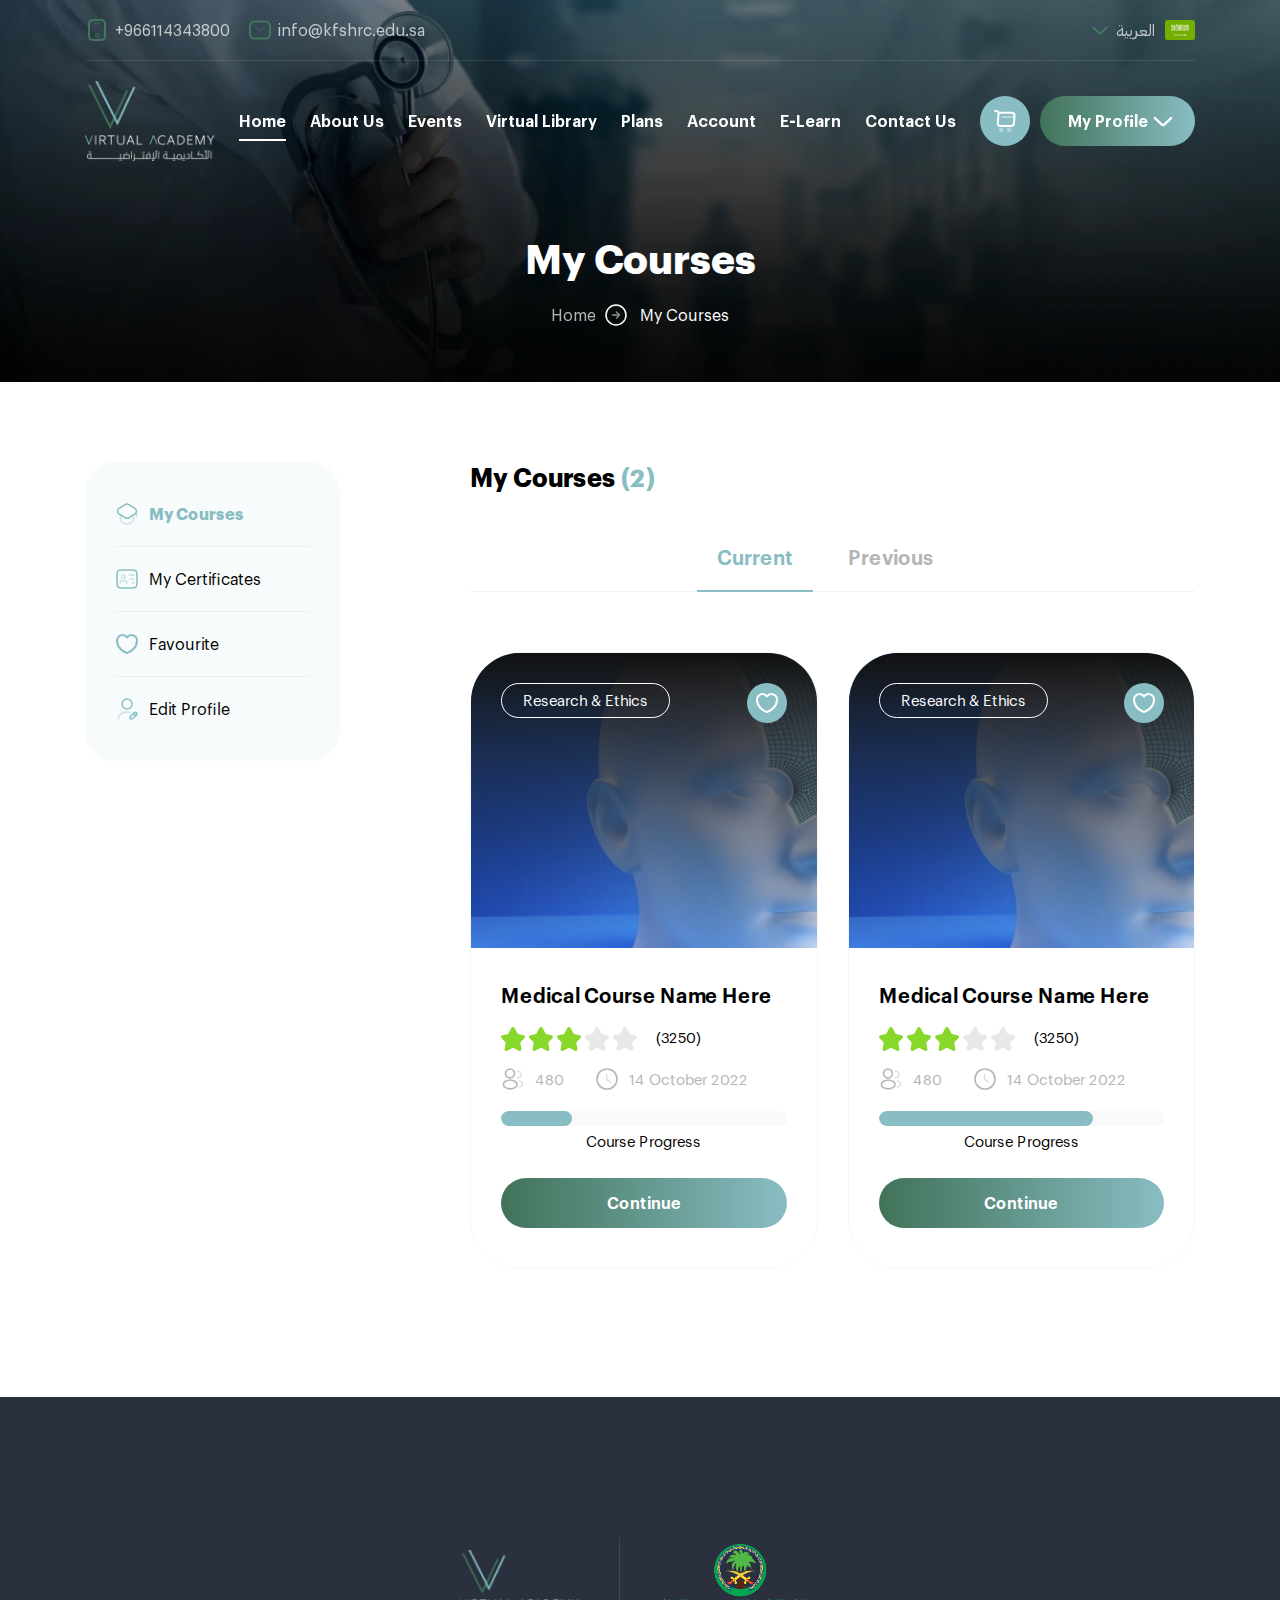
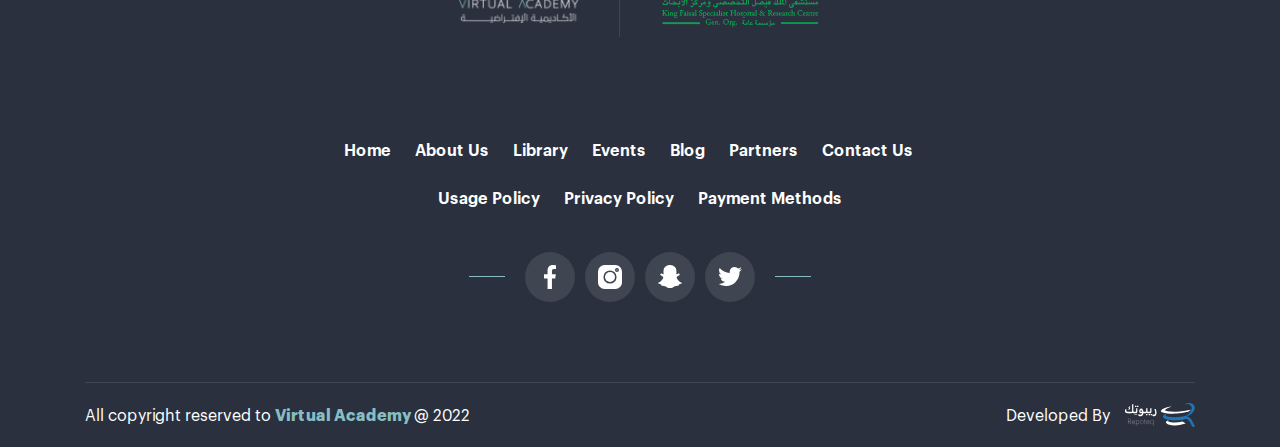
<file: my-courses.html>
<!DOCTYPE html>
<html>
  <head>
    <meta charset="utf-8" />
    <meta name="description" content="...." />
    <meta name="author" content="misara adel" />
    <meta name="viewport" content="width=device-width, initial-scale=1, shrink-to-fit=no" />
    <title>
      Virtual Academy
    </title>
    <link rel="shortcut icon" href="assets/images/logo/icon.png" type="image/x-icon"/>
    <link rel="stylesheet" href="assets/css/lib/animate.css" />
    <link rel="stylesheet" href="assets/css/lib/jquery.fancybox.css" />
    <link rel="stylesheet" href="assets/css/lib/bootstrap.css" />
    <link rel="stylesheet" href="assets/css/lib/swiper-bundle.min.css" />
    <link rel="stylesheet" href="assets/css/style.css" />
  </head>
  <body>
    <nav class="navbar">
      <div class="container">
        <div class="top-nav">
          <ul class="socail-data">
            <li>
              <a href="#">
                <img src="assets/images/icons/phone.svg" loading="lazy" alt="" />

                <span>
                  +966114343800
                </span>
              </a>
            </li>

            <li>
              <a href="#">
                <img src="assets/images/icons/sms.svg" loading="lazy" alt="" />

                <span>
                  info@kfshrc.edu.sa
                </span>
              </a>
            </li>
          </ul>

          <div class="drop-lang">
            <a href="#" class="lang">
              <span>
                العربية
              </span>

              <img src="assets/images/icons/saudi_arabia.svg" loading="lazy" alt="" />
            </a>
          </div>
        </div>
        
        <div class="center-nav">
          <div class="hamburger">
            <span class="line"></span>
            <span class="line"></span>
            <span class="line"></span>
          </div>

          <a href="index.html" class="brand-name">
            <img src="assets/images/logo/logo.webp" class="fixed-logo" loading="lazy" alt="" />
            <img src="assets/images/logo/scroll-logo.png" class="scroll-logo" loading="lazy" alt="" />
          </a>

          <ul class="navbar-nav">
            <li class="nav-item">
              <a href="index.html" class="nav-link active">
                Home
              </a>
            </li>

            <li class="nav-item">
              <a href="about.html" class="nav-link">
                About Us
              </a>
            </li>

            <li class="nav-item">
              <a href="events.html" class="nav-link">
                Events
              </a>
            </li>

            <li class="nav-item">
              <a href="courses.html" class="nav-link">
                Virtual Library
              </a>
            </li>

            <li class="nav-item">
              <a href="#" class="nav-link">
                Plans
              </a>
            </li>

            <li class="nav-item">
              <a href="#" class="nav-link">
                Account
              </a>
            </li>

            <li class="nav-item">
              <a href="#" class="nav-link">
                E-Learn
              </a>
            </li>

            <li class="nav-item">
              <a href="#" class="nav-link">
                Contact Us
              </a>
            </li>
          </ul>

          <div class="button-contain">
            <a href="cart.html" class="cart">
              <img src="assets/images/icons/cart.svg" class="cart-icon" loading="lazy" alt="" />
            </a>

            <div class="profile-popup">
              <a href="#" class="login-btn">
                <img src="assets/images/icons/user.svg" loading="lazy" alt="" />
  
                <span>
                  My Profile
                </span>
              </a>

              <div class="profile-list">
                <a href="#" class="profile">
                  <img src="assets/images/logo/icon.png" loading="lazy" alt="" />

                  <div class="profile-name">
                    <h2>
                      Virtual Academ..
                    </h2>

                    <p>
                      Info@gmail.com
                    </p>
                  </div>
                </a>

                <ul class="list">
                  <li>
                    <a href="my-courses.html">
                      <img src="assets/images/icons/course.svg" loading="lazy" alt="" />

                      <span>
                        My Courses
                      </span>
                    </a>
                  </li>

                  <li>
                    <a href="my-certificates.html">
                      <img src="assets/images/icons/certificates.svg" loading="lazy" alt="" />

                      <span>
                        My Certificates
                      </span>
                    </a>
                  </li>

                  <li>
                    <a href="favourite.html">
                      <img src="assets/images/icons/heart.svg" loading="lazy" alt="" />

                      <span>
                        Favourite
                      </span>
                    </a>
                  </li>

                  <li>
                    <a href="edit-profile.html">
                      <img src="assets/images/icons/edit.svg" loading="lazy" alt="" />

                      <span>
                        Edit Profile
                      </span>
                    </a>
                  </li>
                </ul>

                <a href="index.html" class="logout">
                  <span>
                    Logout
                  </span>
                </a>
              </div>
            </div>
          </div>
        </div>
      </div>
    </nav>

    <main>
      <section class="sub-header">
        <div class="container">
          <div class="row">
            <div class="col-lg-6 col-12 mx-auto">
              <div class="contain">
                <h1>
                  My Courses
                </h1>

                <ul class="sub-list">
                  <li>
                    <a href="#">
                      Home
                    </a>
                  </li>

                  <li>
                    <span>
                      My Courses
                    </span>
                  </li>
                </ul>
              </div>
            </div>
          </div>
        </div>
      </section>

      <section class="profile general-section">
        <div class="container">
          <div class="row">
            <div class="col-lg-3 col-12 mb-4">
              <ul class="profile-list">
                <li>
                  <a href="my-courses.html" class="active">
                    <img src="assets/images/icons/course.svg" loading="lazy" alt="" />

                    <span>
                      My Courses
                    </span>
                  </a>
                </li>

                <li>
                  <a href="my-certificates.html">
                    <img src="assets/images/icons/certificates.svg" loading="lazy" alt="" />

                    <span>
                      My Certificates
                    </span>
                  </a>
                </li>

                <li>
                  <a href="favourite.html">
                    <img src="assets/images/icons/heart.svg" loading="lazy" alt="" />

                    <span>
                      Favourite
                    </span>
                  </a>
                </li>

                <li>
                  <a href="edit-profile.html">
                    <img src="assets/images/icons/edit.svg" loading="lazy" alt="" />

                    <span>
                      Edit Profile
                    </span>
                  </a>
                </li>
              </ul>
            </div>

            <div class="col-lg-9 col-12 mb-4">
              <div class="profile-contain">
                <h1 class="head">
                  My Courses 

                  <span>
                    (2)
                  </span>
                </h1>

                <ul class="nav nav-tabs" id="myTab" role="tablist">
                  <li class="nav-item" role="presentation">
                    <a class="nav-link active" id="current-tab" data-toggle="tab" href="#current" role="tab" aria-controls="current" aria-selected="true">
                      Current
                    </a>
                  </li>

                  <li class="nav-item" role="presentation">
                    <a class="nav-link" id="previous-tab" data-toggle="tab" href="#previous" role="tab" aria-controls="previous" aria-selected="false">
                      Previous
                    </a>
                  </li>
                </ul>

                <div class="tab-content" id="myTabContent">
                  <div class="tab-pane fade show active" id="current" role="tabpanel" aria-labelledby="current-tab">
                    <div class="row">
                      <div class="col-lg-6 col-12 mb-4">
                        <div class="course-box">
                          <div class="front-box">
                            <div class="image-content">
                              <img src="assets/images/courses/course_1.webp" class="course-img" loading="lazy" alt="" />
          
                              <a href="#" class="fav-icon">
                                <img src="assets/images/icons/heart.svg" class="border-icon" loading="lazy" alt="" />
                                <img src="assets/images/icons/fill_heart.svg" class="fill-icon" loading="lazy" alt="" />
                              </a>
          
                              <a href="#" class="type">
                                <span>
                                  Research & Ethics
                                </span>
                              </a>
                            </div>
          
                            <div class="contain">
                              <a href="course-details.html" class="course-details">
                                Medical Course Name Here
                              </a>
          
                              <ul class="rate">
                                <li>
                                  <a href="#" class="active">
                                    <img src="assets/images/icons/star.svg" loading="lazy" alt="" />
                                  </a>
                                </li>
          
                                <li>
                                  <a href="#" class="active">
                                    <img src="assets/images/icons/star.svg" loading="lazy" alt="" />
                                  </a>
                                </li>
          
                                <li>
                                  <a href="#" class="active">
                                    <img src="assets/images/icons/star.svg" loading="lazy" alt="" />
                                  </a>
                                </li>
          
                                <li>
                                  <a href="#">
                                    <img src="assets/images/icons/star.svg" loading="lazy" alt="" />
                                  </a>
                                </li>
          
                                <li>
                                  <a href="#">
                                    <img src="assets/images/icons/star.svg" loading="lazy" alt="" />
                                  </a>
                                </li>
          
                                <li>
                                  <span>
                                    (3250)
                                  </span>
                                </li>
                              </ul>
          
                              <ul class="course-info border-0 p-0">
                                <li>
                                  <a href="#">
                                    <img src="assets/images/icons/people.svg" loading="lazy" alt="" />
                                    
                                    <span>
                                      480
                                    </span>
                                  </a>
                                </li>
          
                                <li>
                                  <a href="#">
                                    <img src="assets/images/icons/clock.svg" loading="lazy" alt="" />
          
                                    <span>
                                      14 October 2022
                                    </span>
                                  </a>
                                </li>
                              </ul>
                              
                              <div class="course-progress mb-1">
                                <div class="progress-course-bar w-25"></div>
                              </div>
                              
                              <p class="text-center">
                                Course Progress
                              </p>

                              <a href="watch-course.html" class="continue-btn">
                                <span>
                                  Continue
                                </span>
                              </a>
                            </div>
                          </div>
                        </div>
                      </div>

                      <div class="col-lg-6 col-12 mb-4">
                        <div class="course-box">
                          <div class="front-box">
                            <div class="image-content">
                              <img src="assets/images/courses/course_1.webp" class="course-img" loading="lazy" alt="" />
          
                              <a href="#" class="fav-icon">
                                <img src="assets/images/icons/heart.svg" class="border-icon" loading="lazy" alt="" />
                                <img src="assets/images/icons/fill_heart.svg" class="fill-icon" loading="lazy" alt="" />
                              </a>
          
                              <a href="#" class="type">
                                <span>
                                  Research & Ethics
                                </span>
                              </a>
                            </div>
          
                            <div class="contain">
                              <a href="course-details.html" class="course-details">
                                Medical Course Name Here
                              </a>
          
                              <ul class="rate">
                                <li>
                                  <a href="#" class="active">
                                    <img src="assets/images/icons/star.svg" loading="lazy" alt="" />
                                  </a>
                                </li>
          
                                <li>
                                  <a href="#" class="active">
                                    <img src="assets/images/icons/star.svg" loading="lazy" alt="" />
                                  </a>
                                </li>
          
                                <li>
                                  <a href="#" class="active">
                                    <img src="assets/images/icons/star.svg" loading="lazy" alt="" />
                                  </a>
                                </li>
          
                                <li>
                                  <a href="#">
                                    <img src="assets/images/icons/star.svg" loading="lazy" alt="" />
                                  </a>
                                </li>
          
                                <li>
                                  <a href="#">
                                    <img src="assets/images/icons/star.svg" loading="lazy" alt="" />
                                  </a>
                                </li>
          
                                <li>
                                  <span>
                                    (3250)
                                  </span>
                                </li>
                              </ul>
          
                              <ul class="course-info border-0 p-0">
                                <li>
                                  <a href="#">
                                    <img src="assets/images/icons/people.svg" loading="lazy" alt="" />
                                    
                                    <span>
                                      480
                                    </span>
                                  </a>
                                </li>
          
                                <li>
                                  <a href="#">
                                    <img src="assets/images/icons/clock.svg" loading="lazy" alt="" />
          
                                    <span>
                                      14 October 2022
                                    </span>
                                  </a>
                                </li>
                              </ul>
                              
                              <div class="course-progress mb-1">
                                <div class="progress-course-bar w-75"></div>
                              </div>
                              
                              <p class="text-center">
                                Course Progress
                              </p>

                              <a href="watch-course.html" class="continue-btn">
                                <span>
                                  Continue
                                </span>
                              </a>
                            </div>
                          </div>
                        </div>
                      </div>
                    </div>
                  </div>

                  <div class="tab-pane fade" id="previous" role="tabpanel" aria-labelledby="previous-tab">
                    <div class="row">
                      <div class="col-lg-6 col-12 mb-4">
                        <div class="course-box">
                          <div class="front-box">
                            <div class="image-content">
                              <img src="assets/images/courses/course_1.webp" class="course-img" loading="lazy" alt="" />
          
                              <a href="#" class="fav-icon">
                                <img src="assets/images/icons/heart.svg" class="border-icon" loading="lazy" alt="" />
                                <img src="assets/images/icons/fill_heart.svg" class="fill-icon" loading="lazy" alt="" />
                              </a>
          
                              <a href="#" class="type">
                                <span>
                                  Research & Ethics
                                </span>
                              </a>
                            </div>
          
                            <div class="contain">
                              <a href="course-details.html" class="course-details">
                                Medical Course Name Here
                              </a>
          
                              <ul class="rate">
                                <li>
                                  <a href="#" class="active">
                                    <img src="assets/images/icons/star.svg" loading="lazy" alt="" />
                                  </a>
                                </li>
          
                                <li>
                                  <a href="#" class="active">
                                    <img src="assets/images/icons/star.svg" loading="lazy" alt="" />
                                  </a>
                                </li>
          
                                <li>
                                  <a href="#" class="active">
                                    <img src="assets/images/icons/star.svg" loading="lazy" alt="" />
                                  </a>
                                </li>
          
                                <li>
                                  <a href="#">
                                    <img src="assets/images/icons/star.svg" loading="lazy" alt="" />
                                  </a>
                                </li>
          
                                <li>
                                  <a href="#">
                                    <img src="assets/images/icons/star.svg" loading="lazy" alt="" />
                                  </a>
                                </li>
          
                                <li>
                                  <span>
                                    (3250)
                                  </span>
                                </li>
                              </ul>
          
                              <ul class="course-info border-0 p-0">
                                <li>
                                  <a href="#">
                                    <img src="assets/images/icons/people.svg" loading="lazy" alt="" />
                                    
                                    <span>
                                      480
                                    </span>
                                  </a>
                                </li>
          
                                <li>
                                  <a href="#">
                                    <img src="assets/images/icons/clock.svg" loading="lazy" alt="" />
          
                                    <span>
                                      14 October 2022
                                    </span>
                                  </a>
                                </li>
                              </ul>
                              
                              <div class="course-progress mb-1">
                                <div class="progress-course-bar w-50"></div>
                              </div>
                              
                              <p class="text-center">
                                Course Progress
                              </p>

                              <a href="watch-course.html" class="continue-btn">
                                <span>
                                  Continue
                                </span>
                              </a>
                            </div>
                          </div>
                        </div>
                      </div>

                      <div class="col-lg-6 col-12 mb-4">
                        <div class="course-box">
                          <div class="front-box">
                            <div class="image-content">
                              <img src="assets/images/courses/course_1.webp" class="course-img" loading="lazy" alt="" />
          
                              <a href="#" class="fav-icon">
                                <img src="assets/images/icons/heart.svg" class="border-icon" loading="lazy" alt="" />
                                <img src="assets/images/icons/fill_heart.svg" class="fill-icon" loading="lazy" alt="" />
                              </a>
          
                              <a href="#" class="type">
                                <span>
                                  Research & Ethics
                                </span>
                              </a>
                            </div>
          
                            <div class="contain">
                              <a href="course-details.html" class="course-details">
                                Medical Course Name Here
                              </a>
          
                              <ul class="rate">
                                <li>
                                  <a href="#" class="active">
                                    <img src="assets/images/icons/star.svg" loading="lazy" alt="" />
                                  </a>
                                </li>
          
                                <li>
                                  <a href="#" class="active">
                                    <img src="assets/images/icons/star.svg" loading="lazy" alt="" />
                                  </a>
                                </li>
          
                                <li>
                                  <a href="#" class="active">
                                    <img src="assets/images/icons/star.svg" loading="lazy" alt="" />
                                  </a>
                                </li>
          
                                <li>
                                  <a href="#">
                                    <img src="assets/images/icons/star.svg" loading="lazy" alt="" />
                                  </a>
                                </li>
          
                                <li>
                                  <a href="#">
                                    <img src="assets/images/icons/star.svg" loading="lazy" alt="" />
                                  </a>
                                </li>
          
                                <li>
                                  <span>
                                    (3250)
                                  </span>
                                </li>
                              </ul>
          
                              <ul class="course-info border-0 p-0">
                                <li>
                                  <a href="#">
                                    <img src="assets/images/icons/people.svg" loading="lazy" alt="" />
                                    
                                    <span>
                                      480
                                    </span>
                                  </a>
                                </li>
          
                                <li>
                                  <a href="#">
                                    <img src="assets/images/icons/clock.svg" loading="lazy" alt="" />
          
                                    <span>
                                      14 October 2022
                                    </span>
                                  </a>
                                </li>
                              </ul>
                              
                              <div class="course-progress mb-1">
                                <div class="progress-course-bar w-75"></div>
                              </div>
                              
                              <p class="text-center">
                                Course Progress
                              </p>

                              <a href="watch-course.html" class="continue-btn">
                                <span>
                                  Continue
                                </span>
                              </a>
                            </div>
                          </div>
                        </div>
                      </div>
                    </div>
                  </div>
                </div>
              </div>
            </div>
          </div>
        </div>
      </section>
    </main>

    <footer>
      <div class="container">
        <div class="row">
          <div class="col-lg-7 col-12 mx-auto">
            <div class="contain">
              <div class="brand-name">
                <img src="assets/images/logo/logo.webp" class="brand-logo" loading="lazy" alt="" />

                <img src="assets/images/logo/footer_logo.webp" class="hostiptal-logo" loading="lazy" alt="" />
              </div>

              <ul class="footer-links">
                <li>
                  <a href="#">
                    Home
                  </a>
                </li>

                <li>
                  <a href="#">
                    About Us
                  </a>
                </li>

                <li>
                  <a href="#">
                    Library
                  </a>
                </li>

                <li>
                  <a href="#">
                    Events
                  </a>
                </li>

                <li>
                  <a href="#">
                    Blog
                  </a>
                </li>

                <li>
                  <a href="#">
                    Partners
                  </a>
                </li>

                <li>
                  <a href="#">
                    Contact Us
                  </a>
                </li>

                <li>
                  <a href="#">
                    Usage Policy
                  </a>
                </li>

                <li>
                  <a href="#">
                    Privacy Policy
                  </a>
                </li>

                <li>
                  <a href="#">
                    Payment  Methods
                  </a>
                </li>
              </ul>

              <ul class="socail-media">
                <li>
                  <a href="#">
                    <img src="assets/images/footer/facebook.svg" loading="lazy" alt="" />
                  </a>
                </li>

                <li>
                  <a href="#">
                    <img src="assets/images/footer/instagram.svg" loading="lazy" alt="" />
                  </a>
                </li>

                <li>
                  <a href="#">
                    <img src="assets/images/footer/snapchat.svg" loading="lazy" alt="" />
                  </a>
                </li>

                <li>
                  <a href="#">
                    <img src="assets/images/footer/twitter.svg" loading="lazy" alt="" />
                  </a>
                </li>
              </ul>
            </div>
          </div>
        </div>

        <div class="copyrights">
          <p>
            All copyright reserved to 
            <span>
              Virtual Academy
            </span>
            @ 2022
          </p>

          <a href="https://repoteq.com/" target="_blank" class="repotic">
            <span>
              Developed By
            </span>

            <img src="assets/images/footer/repotic.svg" loading="lazy" alt="ريبوتك خيارك الأمثل لمشروعك" />
          </a>
        </div>
      </div>
    </footer>

    <script src="assets/js/lib/jquery4.js"></script>
    <script src="assets/js/lib/jquery-ui.min.js"></script>
    <script src="assets/js/lib/popper.js"></script>
    <script src="assets/js/lib/bootstrap.js"></script>
    <script src="assets/js/lib/swiper-bundle.min.js"></script>
    <script src="assets/js/lib/jquery.fancybox.js"></script>
    <script src="assets/js/main.js"></script>
  </body>
</html>
</file>
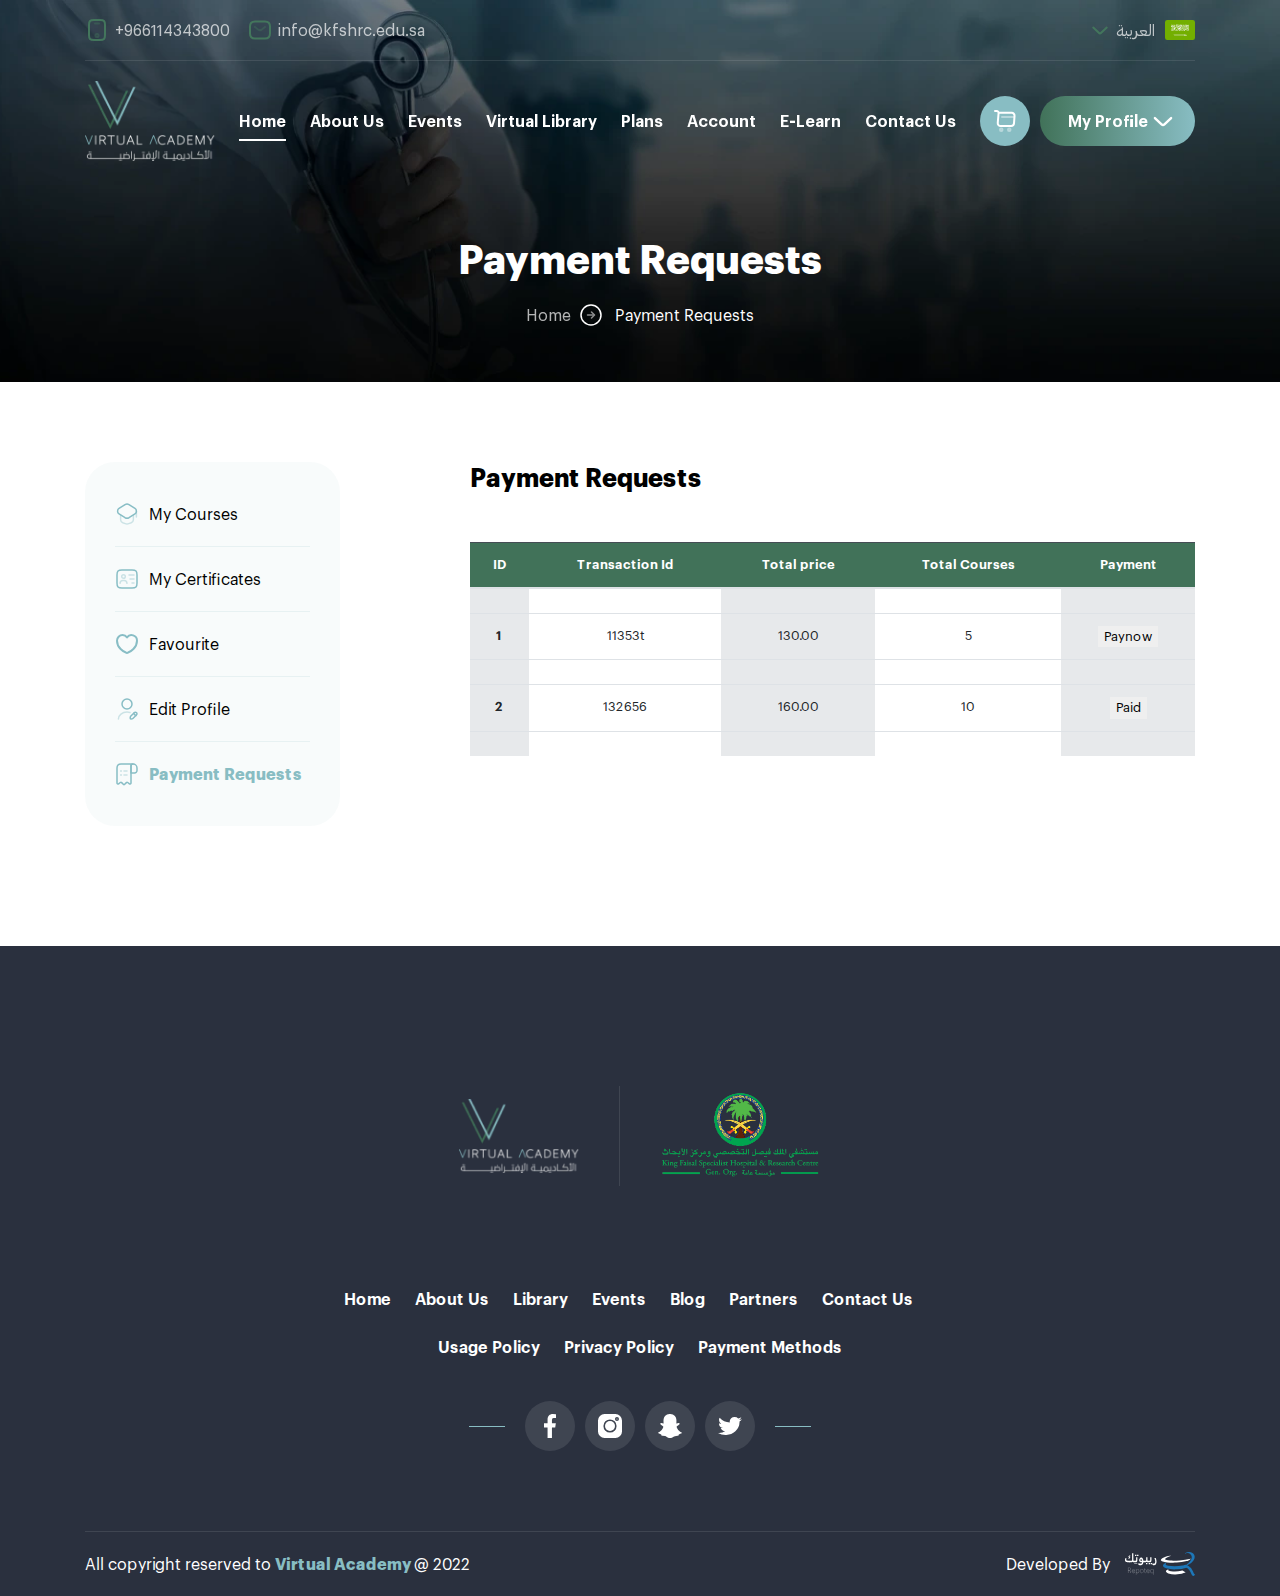
<file: Payment.html>
<!DOCTYPE html>
<html>
  <head>
    <meta charset="utf-8" />
    <meta name="description" content="...." />
    <meta name="author" content="misara adel" />
    <meta name="viewport" content="width=device-width, initial-scale=1, shrink-to-fit=no" />
    <title>
      Virtual Academy
    </title>
    <link rel="shortcut icon" href="assets/images/logo/icon.png" type="image/x-icon"/>
    <link rel="stylesheet" href="assets/css/lib/animate.css" />
    <link rel="stylesheet" href="assets/css/lib/jquery.fancybox.css" />
    <link rel="stylesheet" href="assets/css/lib/bootstrap.css" />
    <link rel="stylesheet" href="assets/css/lib/swiper-bundle.min.css" />
    <link rel="stylesheet" href="assets/css/style.css" />
  </head>
  <body>
    <nav class="navbar">
      <div class="container">
        <div class="top-nav">
          <ul class="socail-data">
            <li>
              <a href="#">
                <img src="assets/images/icons/phone.svg" loading="lazy" alt="" />

                <span>
                  +966114343800
                </span>
              </a>
            </li>

            <li>
              <a href="#">
                <img src="assets/images/icons/sms.svg" loading="lazy" alt="" />

                <span>
                  info@kfshrc.edu.sa
                </span>
              </a>
            </li>
          </ul>

          <div class="drop-lang">
            <a href="#" class="lang">
              <span>
                العربية
              </span>

              <img src="assets/images/icons/saudi_arabia.svg" loading="lazy" alt="" />
            </a>
          </div>
        </div>
        
        <div class="center-nav">
          <div class="hamburger">
            <span class="line"></span>
            <span class="line"></span>
            <span class="line"></span>
          </div>

          <a href="index.html" class="brand-name">
            <img src="assets/images/logo/logo.webp" class="fixed-logo" loading="lazy" alt="" />
            <img src="assets/images/logo/scroll-logo.png" class="scroll-logo" loading="lazy" alt="" />
          </a>

          <ul class="navbar-nav">
            <li class="nav-item">
              <a href="index.html" class="nav-link active">
                Home
              </a>
            </li>

            <li class="nav-item">
              <a href="about.html" class="nav-link">
                About Us
              </a>
            </li>

            <li class="nav-item">
              <a href="events.html" class="nav-link">
                Events
              </a>
            </li>

            <li class="nav-item">
              <a href="courses.html" class="nav-link">
                Virtual Library
              </a>
            </li>

            <li class="nav-item">
              <a href="#" class="nav-link">
                Plans
              </a>
            </li>

            <li class="nav-item">
              <a href="#" class="nav-link">
                Account
              </a>
            </li>

            <li class="nav-item">
              <a href="#" class="nav-link">
                E-Learn
              </a>
            </li>

            <li class="nav-item">
              <a href="#" class="nav-link">
                Contact Us
              </a>
            </li>
          </ul>

          <div class="button-contain">
            <a href="cart.html" class="cart">
              <img src="assets/images/icons/cart.svg" class="cart-icon" loading="lazy" alt="" />
            </a>

            <div class="profile-popup">
              <a href="#" class="login-btn">
                <img src="assets/images/icons/user.svg" loading="lazy" alt="" />
  
                <span>
                  My Profile
                </span>
              </a>

              <div class="profile-list">
                <a href="#" class="profile">
                  <img src="assets/images/logo/icon.png" loading="lazy" alt="" />

                  <div class="profile-name">
                    <h2>
                      Virtual Academ..
                    </h2>

                    <p>
                      Info@gmail.com
                    </p>
                  </div>
                </a>

                <ul class="list">
                  <li>
                    <a href="my-courses.html">
                      <img src="assets/images/icons/course.svg" loading="lazy" alt="" />

                      <span>
                        My Courses
                      </span>
                    </a>
                  </li>

                  <li>
                    <a href="my-certificates.html">
                      <img src="assets/images/icons/certificates.svg" loading="lazy" alt="" />

                      <span>
                        My Certificates
                      </span>
                    </a>
                  </li>

                  <li>
                    <a href="favourite.html">
                      <img src="assets/images/icons/heart.svg" loading="lazy" alt="" />

                      <span>
                        Favourite
                      </span>
                    </a>
                  </li>

                  <li>
                    <a href="edit-profile.html">
                      <img src="assets/images/icons/edit.svg" loading="lazy" alt="" />

                      <span>
                        Edit Profile
                      </span>
                    </a>
                  </li>
                </ul>

                <a href="index.html" class="logout">
                  <span>
                    Logout
                  </span>
                </a>
              </div>
            </div>
          </div>
        </div>
      </div>
    </nav>

    <main>
      <section class="sub-header">
        <div class="container">
          <div class="row">
            <div class="col-lg-6 col-12 mx-auto">
              <div class="contain">
                <h1>
                 Payment Requests
                </h1>

                <ul class="sub-list">
                  <li>
                    <a href="#">
                      Home
                    </a>
                  </li>

                  <li>
                    <span>
                      Payment Requests
                    </span>
                  </li>
                </ul>
              </div>
            </div>
          </div>
        </div>
      </section>

      <section class="profile general-section">
        <div class="container">
          <div class="row">
            
            <div class="col-lg-3 col-12 mb-4">
              <ul class="profile-list">
                <li>
                  <a href="#">
                    <img src="assets/images/icons/course.svg" loading="lazy" alt="" />

                    <span>
                      My Courses
                    </span>
                  </a>
                </li>

                <li>
                  <a href="#">
                    <img src="assets/images/icons/certificates.svg" loading="lazy" alt="" />

                    <span>
                      My Certificates
                    </span>
                  </a>
                </li>

                <li>
                  <a href="#">
                    <img src="assets/images/icons/heart.svg" loading="lazy" alt="" />

                    <span>
                      Favourite
                    </span>
                  </a>
                </li>

                <li>
                  <a href="#">
                    <img src="assets/images/icons/edit.svg" loading="lazy" alt="" />

                    <span>
                      Edit Profile
                    </span>
                  </a>
                </li>
                <li>
                  <a href="#" class="active">
                    <img src="assets/images/icons/file.svg" loading="lazy" alt="" />

                    <span>
                      Payment Requests
                    </span>
                  </a>
                </li>
              </ul>
            </div>

            <div class="col-lg-9 col-12 mb-4">
              <div class="profile-contain">
                <h1 class="head">
                  Payment Requests
                </h1>
                <div class="exam mt-3  table-responsive  text-center" style="height: 300px;">
                  <table class="table table-striped" style="font-size: 13px;">
                    <thead class="table-dark" style="background-color: #417259;">
                      <tr>
                        <th scope="col">ID</th>
                        <th scope="col">Transaction Id</th>
                        <th scope="col">Total price</th>
                        <th scope="col">Total Courses</th> 
                        <th scope="col">Payment</th>
                      </tr>
                    </thead>
                    <tbody>
                      <tr style="background-color: white">
                        <th style="background-color: #e7e9eb" scope="row"></th>
                        <td></td>
                        <td style="background-color: #e7e9eb"></td>
                        <td></td>
                        <td style="background-color: #e7e9eb"></td>
                      </tr>
                      <tr>
                        <th style="background-color: #e7e9eb" scope="row">1</th>
                        <td>11353t</td>
                        <td style="background-color: #e7e9eb">130.00</td>
                        <td>5</td>
                        <td style="background-color: #e7e9eb" ><button class="Paynow" type="submit">Paynow</button></td>
                      </tr>
                      <tr style="background-color: white">
                        <th style="background-color: #e7e9eb" scope="row"></th>
                        <td></td>
                        <td style="background-color: #e7e9eb"></td>
                        <td></td>
                        <td style="background-color: #e7e9eb"></td>
                      </tr>
                      <tr>
                        <th style="background-color: #e7e9eb" scope="row">2</th>
                        <td>132656</td>
                        <td style="background-color: #e7e9eb">160.00</td>
                        <td>10</td>
                        <td style="background-color: #e7e9eb"><button class="Payn" type="submit">Paid</button></td>
                      </tr>
                      <tr style="background-color: white">
                        <th style="background-color: #e7e9eb" scope="row"></th>
                        <td></td>
                        <td style="background-color: #e7e9eb"></td>
                        <td></td>
                        <td style="background-color: #e7e9eb"></td>
                      </tr>
                    </tbody>
                  </table>
                </div>
              </div>
            </div>
          </div>
        </div>
      </section>
    </main>

    <footer>
      <div class="container">
        <div class="row">
          <div class="col-lg-7 col-12 mx-auto">
            <div class="contain">
              <div class="brand-name">
                <img src="assets/images/logo/logo.webp" class="brand-logo" loading="lazy" alt="" />

                <img src="assets/images/logo/footer_logo.webp" class="hostiptal-logo" loading="lazy" alt="" />
              </div>

              <ul class="footer-links">
                <li>
                  <a href="#">
                    Home
                  </a>
                </li>

                <li>
                  <a href="#">
                    About Us
                  </a>
                </li>

                <li>
                  <a href="#">
                    Library
                  </a>
                </li>

                <li>
                  <a href="#">
                    Events
                  </a>
                </li>

                <li>
                  <a href="#">
                    Blog
                  </a>
                </li>

                <li>
                  <a href="#">
                    Partners
                  </a>
                </li>

                <li>
                  <a href="#">
                    Contact Us
                  </a>
                </li>

                <li>
                  <a href="#">
                    Usage Policy
                  </a>
                </li>

                <li>
                  <a href="#">
                    Privacy Policy
                  </a>
                </li>

                <li>
                  <a href="#">
                    Payment  Methods
                  </a>
                </li>
              </ul>

              <ul class="socail-media">
                <li>
                  <a href="#">
                    <img src="assets/images/footer/facebook.svg" loading="lazy" alt="" />
                  </a>
                </li>

                <li>
                  <a href="#">
                    <img src="assets/images/footer/instagram.svg" loading="lazy" alt="" />
                  </a>
                </li>

                <li>
                  <a href="#">
                    <img src="assets/images/footer/snapchat.svg" loading="lazy" alt="" />
                  </a>
                </li>

                <li>
                  <a href="#">
                    <img src="assets/images/footer/twitter.svg" loading="lazy" alt="" />
                  </a>
                </li>
              </ul>
            </div>
          </div>
        </div>

        <div class="copyrights">
          <p>
            All copyright reserved to 
            <span>
              Virtual Academy
            </span>
            @ 2022
          </p>

          <a href="https://repoteq.com/" target="_blank" class="repotic">
            <span>
              Developed By
            </span>

            <img src="assets/images/footer/repotic.svg" loading="lazy" alt="ريبوتك خيارك الأمثل لمشروعك" />
          </a>
        </div>
      </div>
    </footer>

    <script src="assets/js/lib/jquery4.js"></script>
    <script src="assets/js/lib/jquery-ui.min.js"></script>
    <script src="assets/js/lib/popper.js"></script>
    <script src="assets/js/lib/bootstrap.js"></script>
    <script src="assets/js/lib/swiper-bundle.min.js"></script>
    <script src="assets/js/lib/jquery.fancybox.js"></script>
    <script src="assets/js/main.js"></script>
  </body>
</html>
</file>
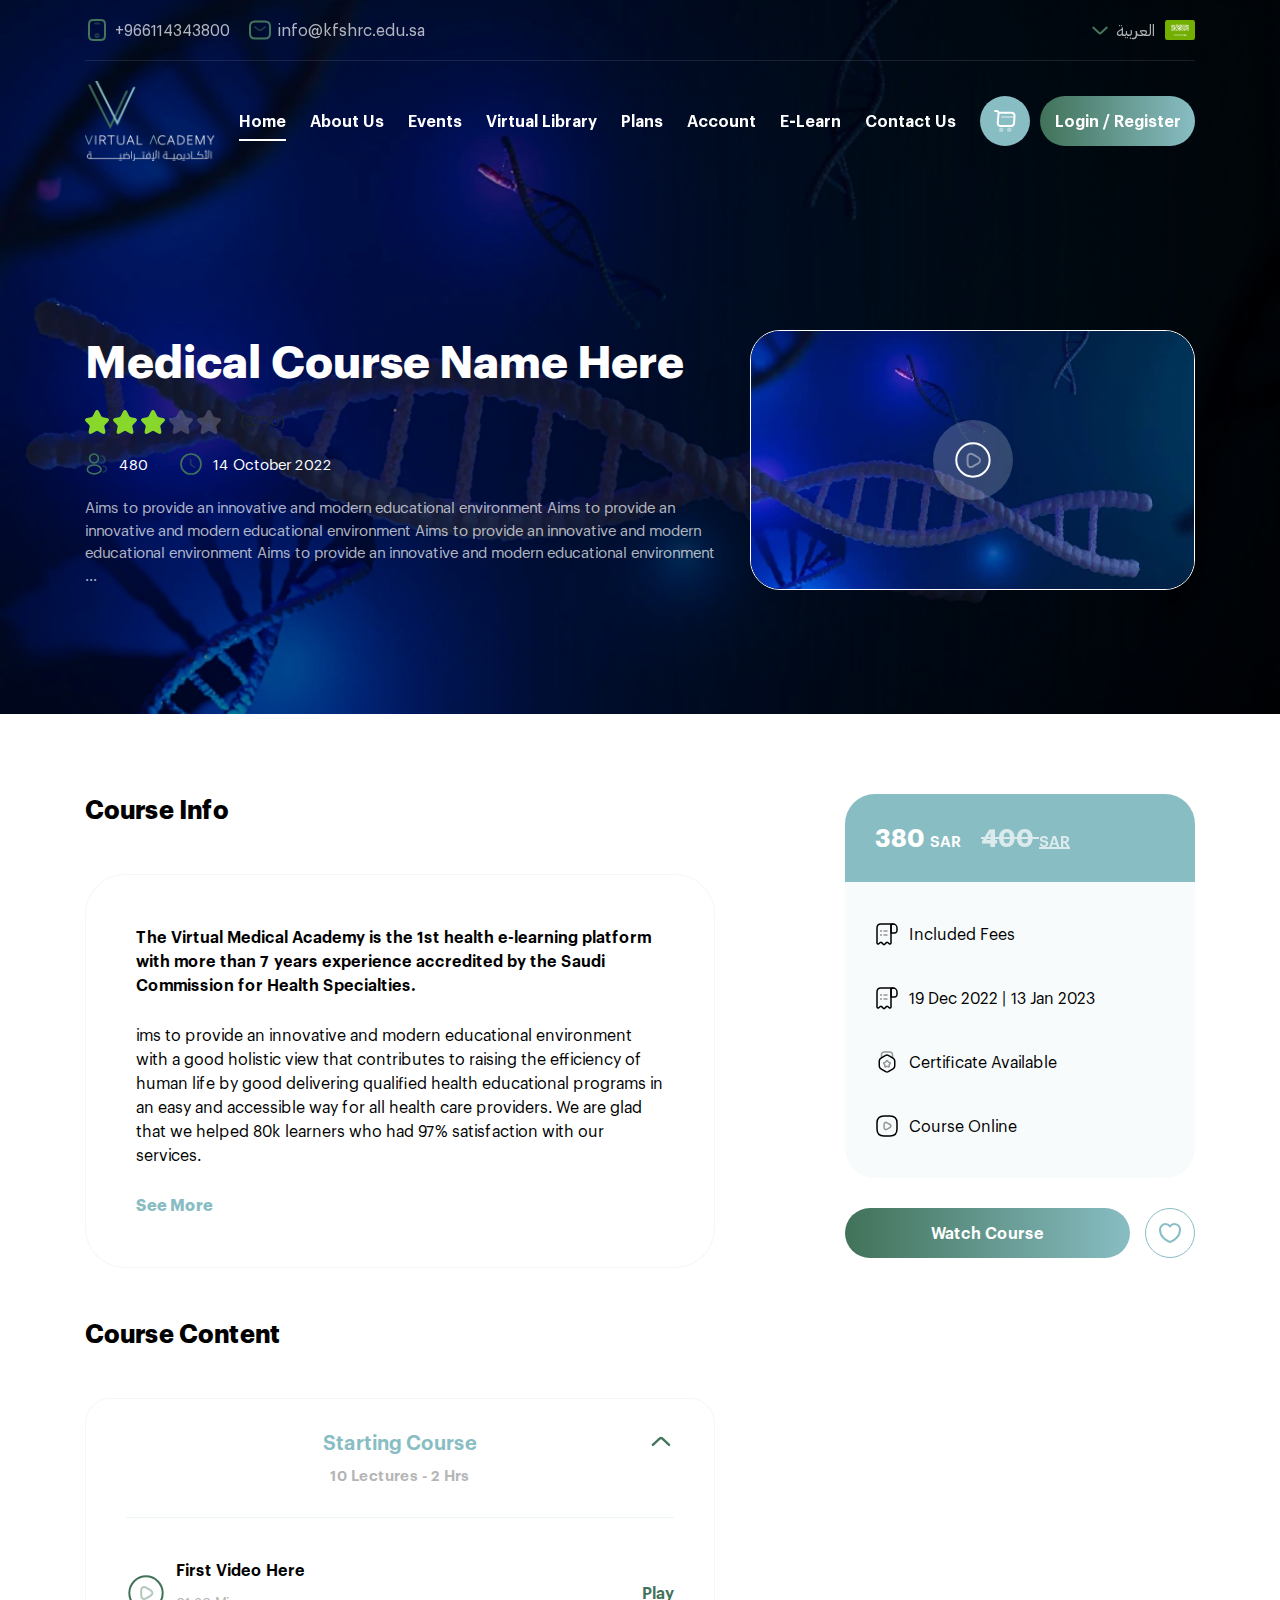
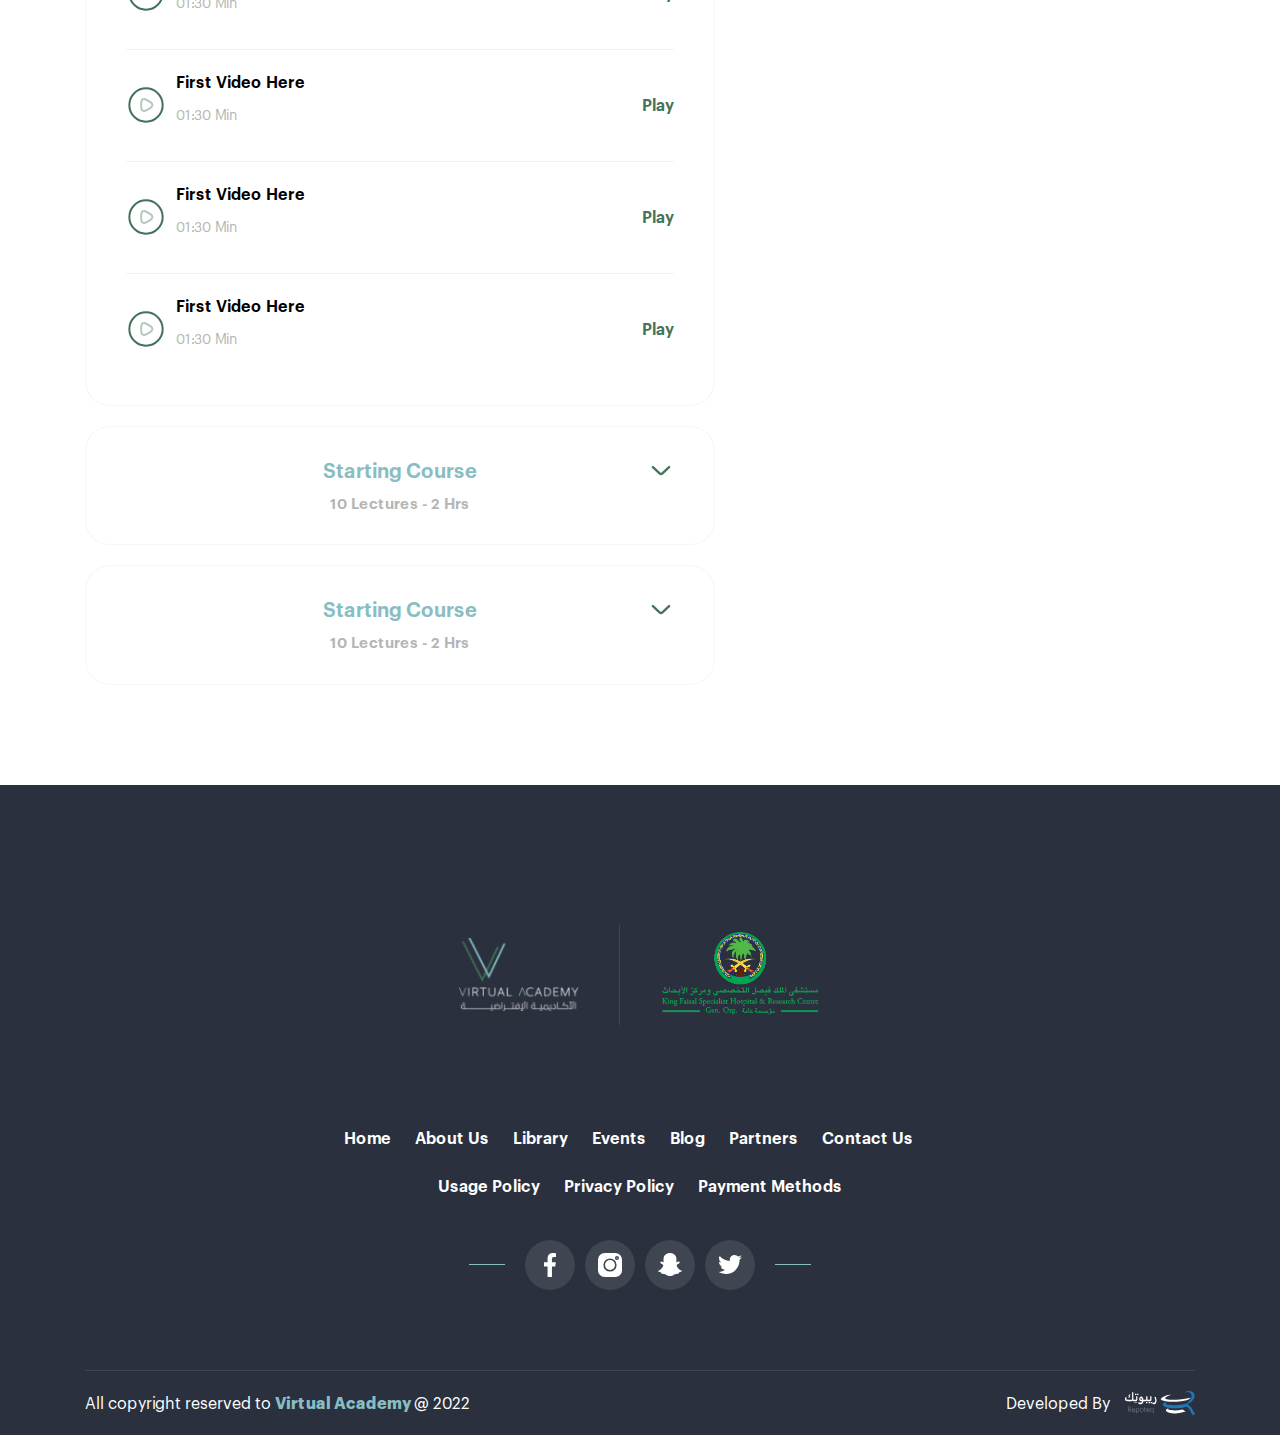
<file: watch-course.html>
<!DOCTYPE html>
<html>
  <head>
    <meta charset="utf-8" />
    <meta name="description" content="...." />
    <meta name="author" content="misara adel" />
    <meta name="viewport" content="width=device-width, initial-scale=1, shrink-to-fit=no" />
    <title>
      Virtual Academy
    </title>
    <link rel="shortcut icon" href="assets/images/logo/icon.png" type="image/x-icon"/>
    <link rel="stylesheet" href="assets/css/lib/animate.css" />
    <link rel="stylesheet" href="assets/css/lib/jquery.fancybox.css" />
    <link rel="stylesheet" href="assets/css/lib/bootstrap.css" />
    <link rel="stylesheet" href="assets/css/lib/swiper-bundle.min.css" />
    <link rel="stylesheet" href="assets/css/style.css" />
  </head>
  <body>
    <nav class="navbar">
      <div class="container">
        <div class="top-nav">
          <ul class="socail-data">
            <li>
              <a href="#">
                <img src="assets/images/icons/phone.svg" loading="lazy" alt="" />

                <span>
                  +966114343800
                </span>
              </a>
            </li>

            <li>
              <a href="#">
                <img src="assets/images/icons/sms.svg" loading="lazy" alt="" />

                <span>
                  info@kfshrc.edu.sa
                </span>
              </a>
            </li>
          </ul>

          <div class="drop-lang">
            <a href="#" class="lang">
              <span>
                العربية
              </span>

              <img src="assets/images/icons/saudi_arabia.svg" loading="lazy" alt="" />
            </a>
          </div>
        </div>
        
        <div class="center-nav">
          <div class="hamburger">
            <span class="line"></span>
            <span class="line"></span>
            <span class="line"></span>
          </div>

          <a href="index.html" class="brand-name">
            <img src="assets/images/logo/logo.webp" class="fixed-logo" loading="lazy" alt="" />
            <img src="assets/images/logo/scroll-logo.png" class="scroll-logo" loading="lazy" alt="" />
          </a>

          <ul class="navbar-nav">
            <li class="nav-item">
              <a href="index.html" class="nav-link active">
                Home
              </a>
            </li>

            <li class="nav-item">
              <a href="about.html" class="nav-link">
                About Us
              </a>
            </li>

            <li class="nav-item">
              <a href="events.html" class="nav-link">
                Events
              </a>
            </li>

            <li class="nav-item">
              <a href="courses.html" class="nav-link">
                Virtual Library
              </a>
            </li>

            <li class="nav-item">
              <a href="#" class="nav-link">
                Plans
              </a>
            </li>

            <li class="nav-item">
              <a href="#" class="nav-link">
                Account
              </a>
            </li>

            <li class="nav-item">
              <a href="#" class="nav-link">
                E-Learn
              </a>
            </li>

            <li class="nav-item">
              <a href="#" class="nav-link">
                Contact Us
              </a>
            </li>
          </ul>

          <div class="button-contain">
            <a href="cart.html" class="cart">
              <img src="assets/images/icons/cart.svg" class="cart-icon" loading="lazy" alt="" />
            </a>

            <a href="login.html" class="login-btn">
              <img src="assets/images/icons/user.svg" loading="lazy" alt="" />

              <span>
                Login / Register
              </span>
            </a>
          </div>
        </div>
      </div>
    </nav>
    
    <main>
      <section class="course-details-header" style="background-image: url('assets/images/courses/course_details.webp');">
        <div class="container">
          <div class="row">
            <div class="col-lg-7 col-12 mb-4">
              <div class="contain">
                <h1>
                  Medical Course Name Here
                </h1>

                <ul class="rate">
                  <li>
                    <a href="#" class="active">
                      <img src="assets/images/icons/star.svg" loading="lazy" alt="" />
                    </a>
                  </li>

                  <li>
                    <a href="#" class="active">
                      <img src="assets/images/icons/star.svg" loading="lazy" alt="" />
                    </a>
                  </li>

                  <li>
                    <a href="#" class="active">
                      <img src="assets/images/icons/star.svg" loading="lazy" alt="" />
                    </a>
                  </li>

                  <li>
                    <a href="#">
                      <img src="assets/images/icons/star.svg" loading="lazy" alt="" />
                    </a>
                  </li>

                  <li>
                    <a href="#">
                      <img src="assets/images/icons/star.svg" loading="lazy" alt="" />
                    </a>
                  </li>

                  <li>
                    <span>
                      (3250)
                    </span>
                  </li>
                </ul>

                <ul class="course-info">
                  <li>
                    <a href="#">
                      <img src="assets/images/icons/people.svg" loading="lazy" alt="" />
                      
                      <span>
                        480
                      </span>
                    </a>
                  </li>

                  <li>
                    <a href="#">
                      <img src="assets/images/icons/clock.svg" loading="lazy" alt="" />

                      <span>
                        14 October 2022
                      </span>
                    </a>
                  </li>
                </ul>

                <p>
                  Aims to provide an innovative and modern educational environment Aims to provide an innovative and modern educational environment Aims to provide an innovative and modern educational environment Aims to provide an innovative and modern educational environment ...
                </p>
              </div>
            </div>

            <div class="col-lg-5 col-12 mb-4">
              <div class="image-content">
                <img src="assets/images/courses/course_2.webp" loading="lazy" alt="" />

                <a href="https://www.youtube.com/watch?v=8aGYx2ayjGs" data-fancybox=""  class="video-play">
                  <img src="assets/images/icons/video.svg" loading="lazy" alt="" />
                </a>
              </div>
            </div>
          </div>
        </div>
      </section>

      <section class="course-details-info general-section">
        <div class="container">
          <div class="row">
            <div class="col-lg-8 col-12 order-mobile-1">
              <div class="contain">
                <h1 class="head">
                  Course Info
                </h1>

                <div class="data-contain">
                  <p class="bold-desc">
                    The Virtual Medical Academy is the 1st health e-learning platform with more than 7 years experience accredited by the Saudi Commission for Health Specialties. 
                  </p>

                  <p>
                    ims to provide an innovative and modern educational environment with a good holistic view that contributes to raising the efficiency of human life by good delivering qualified health educational programs in an easy and accessible way for all health care providers. We are glad that we helped 80k learners who had 97% satisfaction with our services. 
                  </p>

                  <a href="#" class="see-more">
                    See More
                  </a>
                </div>

                <h2 class="head">
                  Course Content
                </h2>

                <div class="accordion" id="accordionExample">
                  <div class="card">
                    <div class="card-header" id="headingOne">
                      <button class="btn" type="button" data-toggle="collapse" data-target="#collapseOne" aria-expanded="true" aria-controls="collapseOne">
                        <h2 class="course-name">
                          Starting Course
                        </h2>

                        <p>
                          10 Lectures - 2 Hrs
                        </p>
                      </button>
                    </div>
                
                    <div id="collapseOne" class="collapse show" aria-labelledby="headingOne" data-parent="#accordionExample">
                      <div class="card-body">
                        <ul class="course-list">
                          <li>
                            <div class="data">
                              <img src="assets/images/icons/show-video.svg" loading="lazy" alt="" />

                              <div class="data-name">
                                <p class="title">
                                  First Video Here
                                </p>

                                <p class="time">
                                  01:30 Min
                                </p>
                              </div>
                            </div>

                            <a href="https://www.youtube.com/watch?v=8aGYx2ayjGs" data-fancybox="" class="play">
                              Play
                            </a>
                          </li>

                          <li>
                            <div class="data">
                              <img src="assets/images/icons/show-video.svg" loading="lazy" alt="" />

                              <div class="data-name">
                                <p class="title">
                                  First Video Here
                                </p>

                                <p class="time">
                                  01:30 Min
                                </p>
                              </div>
                            </div>

                            <a href="https://www.youtube.com/watch?v=8aGYx2ayjGs" data-fancybox="" class="play">
                              Play
                            </a>
                          </li>

                          <li>
                            <div class="data">
                              <img src="assets/images/icons/show-video.svg" loading="lazy" alt="" />

                              <div class="data-name">
                                <p class="title">
                                  First Video Here
                                </p>

                                <p class="time">
                                  01:30 Min
                                </p>
                              </div>
                            </div>

                            <a href="https://www.youtube.com/watch?v=8aGYx2ayjGs" data-fancybox="" class="play">
                              Play
                            </a>
                          </li>

                          <li>
                            <div class="data">
                              <img src="assets/images/icons/show-video.svg" loading="lazy" alt="" />

                              <div class="data-name">
                                <p class="title">
                                  First Video Here
                                </p>

                                <p class="time">
                                  01:30 Min
                                </p>
                              </div>
                            </div>

                            <a href="https://www.youtube.com/watch?v=8aGYx2ayjGs" data-fancybox="" class="play">
                              Play
                            </a>
                          </li>
                        </ul>
                      </div>
                    </div>
                  </div>

                  <div class="card">
                    <div class="card-header" id="headingTwo">
                      <button class="btn collapsed" type="button" data-toggle="collapse" data-target="#collapseTwo" aria-expanded="false" aria-controls="collapseTwo">
                        <h2 class="course-name">
                          Starting Course
                        </h2>

                        <p>
                          10 Lectures - 2 Hrs
                        </p>
                      </button>
                    </div>
                    <div id="collapseTwo" class="collapse" aria-labelledby="headingTwo" data-parent="#accordionExample">
                      <div class="card-body">
                        <ul class="course-list">
                          <li>
                            <div class="data">
                              <img src="assets/images/icons/show-video.svg" loading="lazy" alt="" />

                              <div class="data-name">
                                <p class="title">
                                  First Video Here
                                </p>

                                <p class="time">
                                  01:30 Min
                                </p>
                              </div>
                            </div>

                            <a href="https://www.youtube.com/watch?v=8aGYx2ayjGs" data-fancybox="" class="play">
                              Play
                            </a>
                          </li>

                          <li>
                            <div class="data">
                              <img src="assets/images/icons/show-video.svg" loading="lazy" alt="" />

                              <div class="data-name">
                                <p class="title">
                                  First Video Here
                                </p>

                                <p class="time">
                                  01:30 Min
                                </p>
                              </div>
                            </div>

                            <a href="https://www.youtube.com/watch?v=8aGYx2ayjGs" data-fancybox="" class="play">
                              Play
                            </a>
                          </li>

                          <li>
                            <div class="data">
                              <img src="assets/images/icons/show-video.svg" loading="lazy" alt="" />

                              <div class="data-name">
                                <p class="title">
                                  First Video Here
                                </p>

                                <p class="time">
                                  01:30 Min
                                </p>
                              </div>
                            </div>

                            <a href="https://www.youtube.com/watch?v=8aGYx2ayjGs" data-fancybox="" class="play">
                              Play
                            </a>
                          </li>

                          <li>
                            <div class="data">
                              <img src="assets/images/icons/show-video.svg" loading="lazy" alt="" />

                              <div class="data-name">
                                <p class="title">
                                  First Video Here
                                </p>

                                <p class="time">
                                  01:30 Min
                                </p>
                              </div>
                            </div>

                            <a href="https://www.youtube.com/watch?v=8aGYx2ayjGs" data-fancybox="" class="play">
                              Play
                            </a>
                          </li>
                        </ul>
                      </div>
                    </div>
                  </div>

                  <div class="card">
                    <div class="card-header" id="headingThree">
                      <button class="btn  collapsed" type="button" data-toggle="collapse" data-target="#collapseThree" aria-expanded="false" aria-controls="collapseThree">
                        <h2 class="course-name">
                          Starting Course
                        </h2>

                        <p>
                          10 Lectures - 2 Hrs
                        </p>
                      </button>
                    </div>

                    <div id="collapseThree" class="collapse" aria-labelledby="headingThree" data-parent="#accordionExample">
                      <div class="card-body">
                        <ul class="course-list">
                          <li>
                            <div class="data">
                              <img src="assets/images/icons/show-video.svg" loading="lazy" alt="" />

                              <div class="data-name">
                                <p class="title">
                                  First Video Here
                                </p>

                                <p class="time">
                                  01:30 Min
                                </p>
                              </div>
                            </div>

                            <a href="https://www.youtube.com/watch?v=8aGYx2ayjGs" data-fancybox="" class="play">
                              Play
                            </a>
                          </li>

                          <li>
                            <div class="data">
                              <img src="assets/images/icons/show-video.svg" loading="lazy" alt="" />

                              <div class="data-name">
                                <p class="title">
                                  First Video Here
                                </p>

                                <p class="time">
                                  01:30 Min
                                </p>
                              </div>
                            </div>

                            <a href="https://www.youtube.com/watch?v=8aGYx2ayjGs" data-fancybox="" class="play">
                              Play
                            </a>
                          </li>

                          <li>
                            <div class="data">
                              <img src="assets/images/icons/show-video.svg" loading="lazy" alt="" />

                              <div class="data-name">
                                <p class="title">
                                  First Video Here
                                </p>

                                <p class="time">
                                  01:30 Min
                                </p>
                              </div>
                            </div>

                            <a href="https://www.youtube.com/watch?v=8aGYx2ayjGs" data-fancybox="" class="play">
                              Play
                            </a>
                          </li>

                          <li>
                            <div class="data">
                              <img src="assets/images/icons/show-video.svg" loading="lazy" alt="" />

                              <div class="data-name">
                                <p class="title">
                                  First Video Here
                                </p>

                                <p class="time">
                                  01:30 Min
                                </p>
                              </div>
                            </div>

                            <a href="https://www.youtube.com/watch?v=8aGYx2ayjGs" data-fancybox="" class="play">
                              Play
                            </a>
                          </li>
                        </ul>
                      </div>
                    </div>
                  </div>
                </div>
              </div>
            </div>

            <div class="col-lg-4 col-12 mb-4 order-mobile-0">
              <div class="course-statistic">
                <div class="flex-price">
                  <p class="after">
                    380 
                    <span>
                      SAR
                    </span>
                  </p>

                  <p class="before">
                    400 
                    <span>
                      SAR
                    </span>
                  </p>
                </div>

                <ul class="list">
                  <li>
                    <a href="#">
                      <img src="assets/images/icons/file.svg" loading="lazy" alt="" />

                      <span>
                        Included Fees
                      </span>
                    </a>
                  </li>

                  <li>
                    <a href="#">
                      <img src="assets/images/icons/file.svg" loading="lazy" alt="" />

                      <span>
                        19 Dec 2022 | 13 Jan 2023
                      </span>
                    </a>
                  </li>

                  <li>
                    <a href="#">
                      <img src="assets/images/icons/certificate_course.svg" loading="lazy" alt="" />

                      <span>
                        Certificate Available
                      </span>
                    </a>
                  </li>

                  <li>
                    <a href="#">
                      <img src="assets/images/icons/video_icon.svg" loading="lazy" alt="" />

                      <span>
                        Course Online
                      </span>
                    </a>
                  </li>
                </ul>
              </div>

              <div class="button-contain">
                <button class="add-to-cart">
                  <span>
                    Watch Course
                  </span>
                </button>

                <a href="#" class="fav-icon">
                  <img src="assets/images/icons/heart.svg" class="border-icon" loading="lazy" alt="" />
                  <img src="assets/images/icons/fill_heart.svg" class="fill-icon" loading="lazy" alt="" />
                </a>
              </div>
            </div>
          </div>
        </div>
      </section>
    </main>

    <footer>
      <div class="container">
        <div class="row">
          <div class="col-lg-7 col-12 mx-auto">
            <div class="contain">
              <div class="brand-name">
                <img src="assets/images/logo/logo.webp" class="brand-logo" loading="lazy" alt="" />

                <img src="assets/images/logo/footer_logo.webp" class="hostiptal-logo" loading="lazy" alt="" />
              </div>

              <ul class="footer-links">
                <li>
                  <a href="#">
                    Home
                  </a>
                </li>

                <li>
                  <a href="#">
                    About Us
                  </a>
                </li>

                <li>
                  <a href="#">
                    Library
                  </a>
                </li>

                <li>
                  <a href="#">
                    Events
                  </a>
                </li>

                <li>
                  <a href="#">
                    Blog
                  </a>
                </li>

                <li>
                  <a href="#">
                    Partners
                  </a>
                </li>

                <li>
                  <a href="#">
                    Contact Us
                  </a>
                </li>

                <li>
                  <a href="#">
                    Usage Policy
                  </a>
                </li>

                <li>
                  <a href="#">
                    Privacy Policy
                  </a>
                </li>

                <li>
                  <a href="#">
                    Payment  Methods
                  </a>
                </li>
              </ul>

              <ul class="socail-media">
                <li>
                  <a href="#">
                    <img src="assets/images/footer/facebook.svg" loading="lazy" alt="" />
                  </a>
                </li>

                <li>
                  <a href="#">
                    <img src="assets/images/footer/instagram.svg" loading="lazy" alt="" />
                  </a>
                </li>

                <li>
                  <a href="#">
                    <img src="assets/images/footer/snapchat.svg" loading="lazy" alt="" />
                  </a>
                </li>

                <li>
                  <a href="#">
                    <img src="assets/images/footer/twitter.svg" loading="lazy" alt="" />
                  </a>
                </li>
              </ul>
            </div>
          </div>
        </div>

        <div class="copyrights">
          <p>
            All copyright reserved to 
            <span>
              Virtual Academy
            </span>
            @ 2022
          </p>

          <a href="https://repoteq.com/" target="_blank" class="repotic">
            <span>
              Developed By
            </span>

            <img src="assets/images/footer/repotic.svg" loading="lazy" alt="ريبوتك خيارك الأمثل لمشروعك" />
          </a>
        </div>
      </div>
    </footer>

    <script src="assets/js/lib/jquery4.js"></script>
    <script src="assets/js/lib/jquery-ui.min.js"></script>
    <script src="assets/js/lib/popper.js"></script>
    <script src="assets/js/lib/bootstrap.js"></script>
    <script src="assets/js/lib/swiper-bundle.min.js"></script>
    <script src="assets/js/lib/jquery.fancybox.js"></script>
    <script src="assets/js/main.js"></script>
  </body>
</html>
</file>
<file: assets/css/style.css>
@font-face {
  font-family: "graphik";
  src: url("../fonts/graphik/GRAPHIK_ARABIC_SEMIBOLD.woff2");
  font-weight: 700;
}
@font-face {
  font-family: "graphik";
  src: url("../fonts/graphik/GRAPHIK_ARABIC.woff2");
  font-weight: 500;
}
@font-face {
  font-family: "graphik";
  src: url("../fonts/graphik/GRAPHIK_ARABIC_BOLD.woff2");
  font-weight: 900;
}
* {
  margin: 0px;
  box-sizing: border-box;
  font-family: "graphik", sans-serif;
  scroll-behavior: smooth;
}
*::-moz-selection {
  background-color: #417259;
  color: #fff;
}
*::selection {
  background-color: #417259;
  color: #fff;
}
*::-webkit-scrollbar {
  width: 8px;
}
*::-webkit-scrollbar-track {
  background-color: #ccc;
}
*::-webkit-scrollbar-thumb {
  background: #417259;
  border-radius: 8px;
}
*::-webkit-scrollbar-thumb:hover {
  background: #88BDC3;
}

.overflowNone {
  overflow: hidden;
}

.btn:focus,
button:focus,
input:focus,
.form-control:focus {
  outline-width: 0px !important;
  outline-color: transparent !important;
  box-shadow: 0 0 0 0 rgba(0, 0, 0, 0);
}

a {
  text-decoration: none !important;
}

ul {
  list-style: none;
  margin: 0px;
  padding: 0px;
}

.overflowNone {
  overflow: hidden;
}

button {
  border: 0px;
}
button[type=submit] {
  border: 0px;
}

.swiper-pagination {
  width: 100%;
  display: flex;
  align-items: center;
  align-content: center;
  justify-content: center;
}
.swiper-pagination .swiper-pagination-bullet {
  width: 33px;
  height: 3px;
  background-color: rgba(25, 158, 189, 0.2);
  border-radius: 2px;
}
.swiper-pagination .swiper-pagination-bullet.swiper-pagination-bullet-active {
  opacity: 1 !important;
  background-color: var(--primary-color);
}

.swiper-button-next, .swiper-button-prev {
  top: unset;
  transform: translateY(0px);
  width: 50px;
  height: 50px;
  bottom: 10px;
}
.swiper-button-next::after, .swiper-button-prev::after {
  position: absolute;
  width: 49px;
  height: 49px;
  top: 0.5px;
  left: 0.5px;
  z-index: 9;
  color: transparent;
}
.swiper-button-next:hover::before, .swiper-button-prev:hover::before {
  height: 100%;
}

.swiper-button-prev {
  right: calc(50% - 55px) !important;
}

.swiper-button-next {
  left: calc(50% - 55px) !important;
}
.swiper-button-next::after {
  transform: scaleX(-1);
}

@-webkit-keyframes bounce-in-fwd {
  0% {
    transform: scale(0);
    -webkit-animation-timing-function: ease-in;
            animation-timing-function: ease-in;
    opacity: 0;
  }
  38% {
    transform: scale(1);
    -webkit-animation-timing-function: ease-out;
            animation-timing-function: ease-out;
    opacity: 1;
  }
  55% {
    transform: scale(0.7);
    -webkit-animation-timing-function: ease-in;
            animation-timing-function: ease-in;
  }
  72% {
    transform: scale(1);
    -webkit-animation-timing-function: ease-out;
            animation-timing-function: ease-out;
  }
  81% {
    transform: scale(0.84);
    -webkit-animation-timing-function: ease-in;
            animation-timing-function: ease-in;
  }
  89% {
    transform: scale(1);
    -webkit-animation-timing-function: ease-out;
            animation-timing-function: ease-out;
  }
  95% {
    transform: scale(0.95);
    -webkit-animation-timing-function: ease-in;
            animation-timing-function: ease-in;
  }
  100% {
    transform: scale(1);
    -webkit-animation-timing-function: ease-out;
            animation-timing-function: ease-out;
  }
}

@keyframes bounce-in-fwd {
  0% {
    transform: scale(0);
    -webkit-animation-timing-function: ease-in;
            animation-timing-function: ease-in;
    opacity: 0;
  }
  38% {
    transform: scale(1);
    -webkit-animation-timing-function: ease-out;
            animation-timing-function: ease-out;
    opacity: 1;
  }
  55% {
    transform: scale(0.7);
    -webkit-animation-timing-function: ease-in;
            animation-timing-function: ease-in;
  }
  72% {
    transform: scale(1);
    -webkit-animation-timing-function: ease-out;
            animation-timing-function: ease-out;
  }
  81% {
    transform: scale(0.84);
    -webkit-animation-timing-function: ease-in;
            animation-timing-function: ease-in;
  }
  89% {
    transform: scale(1);
    -webkit-animation-timing-function: ease-out;
            animation-timing-function: ease-out;
  }
  95% {
    transform: scale(0.95);
    -webkit-animation-timing-function: ease-in;
            animation-timing-function: ease-in;
  }
  100% {
    transform: scale(1);
    -webkit-animation-timing-function: ease-out;
            animation-timing-function: ease-out;
  }
}
@-webkit-keyframes bounce-in-top {
  0% {
    transform: translateY(-50px);
    -webkit-animation-timing-function: ease-in;
            animation-timing-function: ease-in;
    opacity: 0;
  }
  38% {
    transform: translateY(0);
    -webkit-animation-timing-function: ease-out;
            animation-timing-function: ease-out;
    opacity: 1;
  }
  55% {
    transform: translateY(-20px);
    -webkit-animation-timing-function: ease-in;
            animation-timing-function: ease-in;
  }
  72% {
    transform: translateY(0);
    -webkit-animation-timing-function: ease-out;
            animation-timing-function: ease-out;
  }
  81% {
    transform: translateY(-15px);
    -webkit-animation-timing-function: ease-in;
            animation-timing-function: ease-in;
  }
  90% {
    transform: translateY(0);
    -webkit-animation-timing-function: ease-out;
            animation-timing-function: ease-out;
  }
  95% {
    transform: translateY(-4px);
    -webkit-animation-timing-function: ease-in;
            animation-timing-function: ease-in;
  }
  100% {
    transform: translateY(0);
    -webkit-animation-timing-function: ease-out;
            animation-timing-function: ease-out;
  }
}
@keyframes bounce-in-top {
  0% {
    transform: translateY(-50px);
    -webkit-animation-timing-function: ease-in;
            animation-timing-function: ease-in;
    opacity: 0;
  }
  38% {
    transform: translateY(0);
    -webkit-animation-timing-function: ease-out;
            animation-timing-function: ease-out;
    opacity: 1;
  }
  55% {
    transform: translateY(-20px);
    -webkit-animation-timing-function: ease-in;
            animation-timing-function: ease-in;
  }
  72% {
    transform: translateY(0);
    -webkit-animation-timing-function: ease-out;
            animation-timing-function: ease-out;
  }
  81% {
    transform: translateY(-15px);
    -webkit-animation-timing-function: ease-in;
            animation-timing-function: ease-in;
  }
  90% {
    transform: translateY(0);
    -webkit-animation-timing-function: ease-out;
            animation-timing-function: ease-out;
  }
  95% {
    transform: translateY(-4px);
    -webkit-animation-timing-function: ease-in;
            animation-timing-function: ease-in;
  }
  100% {
    transform: translateY(0);
    -webkit-animation-timing-function: ease-out;
            animation-timing-function: ease-out;
  }
}
@-webkit-keyframes bounce-in-left {
  0% {
    transform: translateX(-30px);
    -webkit-animation-timing-function: ease-in;
            animation-timing-function: ease-in;
    opacity: 0;
  }
  38% {
    transform: translateX(0);
    -webkit-animation-timing-function: ease-out;
            animation-timing-function: ease-out;
    opacity: 1;
  }
  55% {
    transform: translateX(-20px);
    -webkit-animation-timing-function: ease-in;
            animation-timing-function: ease-in;
  }
  72% {
    transform: translateX(0);
    -webkit-animation-timing-function: ease-out;
            animation-timing-function: ease-out;
  }
  81% {
    transform: translateX(-10px);
    -webkit-animation-timing-function: ease-in;
            animation-timing-function: ease-in;
  }
  90% {
    transform: translateX(0);
    -webkit-animation-timing-function: ease-out;
            animation-timing-function: ease-out;
  }
  95% {
    transform: translateX(-4px);
    -webkit-animation-timing-function: ease-in;
            animation-timing-function: ease-in;
  }
  100% {
    transform: translateX(0);
    -webkit-animation-timing-function: ease-out;
            animation-timing-function: ease-out;
  }
}
@keyframes bounce-in-left {
  0% {
    transform: translateX(-30px);
    -webkit-animation-timing-function: ease-in;
            animation-timing-function: ease-in;
    opacity: 0;
  }
  38% {
    transform: translateX(0);
    -webkit-animation-timing-function: ease-out;
            animation-timing-function: ease-out;
    opacity: 1;
  }
  55% {
    transform: translateX(-20px);
    -webkit-animation-timing-function: ease-in;
            animation-timing-function: ease-in;
  }
  72% {
    transform: translateX(0);
    -webkit-animation-timing-function: ease-out;
            animation-timing-function: ease-out;
  }
  81% {
    transform: translateX(-10px);
    -webkit-animation-timing-function: ease-in;
            animation-timing-function: ease-in;
  }
  90% {
    transform: translateX(0);
    -webkit-animation-timing-function: ease-out;
            animation-timing-function: ease-out;
  }
  95% {
    transform: translateX(-4px);
    -webkit-animation-timing-function: ease-in;
            animation-timing-function: ease-in;
  }
  100% {
    transform: translateX(0);
    -webkit-animation-timing-function: ease-out;
            animation-timing-function: ease-out;
  }
}
@-webkit-keyframes pulsecust {
  0% {
    opacity: 1;
    transform: scale(1);
  }
  50% {
    opacity: 0;
    transform: scale(1.4);
  }
  100% {
    opacity: 1;
    transform: scale(1);
  }
}
@keyframes pulsecust {
  0% {
    opacity: 1;
    transform: scale(1);
  }
  50% {
    opacity: 0;
    transform: scale(1.4);
  }
  100% {
    opacity: 1;
    transform: scale(1);
  }
}
@-webkit-keyframes pulse-shadow {
  100% {
    box-shadow: 0 0 0 10px rgba(65, 114, 89, 0), 0 0 0 20px rgba(65, 114, 89, 0.2);
  }
}
@keyframes pulse-shadow {
  100% {
    box-shadow: 0 0 0 10px rgba(65, 114, 89, 0), 0 0 0 20px rgba(65, 114, 89, 0.2);
  }
}
@-webkit-keyframes spinner {
  0% {
    transform: rotate(0deg) scale3d(1, 1, 1);
  }
  100% {
    transform: rotate(10deg) scale3d(1.5, 1.5, 1.5);
  }
}
@keyframes spinner {
  0% {
    transform: rotate(0deg) scale3d(1, 1, 1);
  }
  100% {
    transform: rotate(10deg) scale3d(1.5, 1.5, 1.5);
  }
}
@-webkit-keyframes pulse {
  0% {
    transform: scale3d(1, 1, 1);
    opacity: 0;
  }
  50% {
    transform: scale3d(0.8, 0.8, 0.8);
    opacity: 0.5;
  }
  100% {
    transform: scale3d(1, 1, 1);
    opacity: 1;
  }
}
@keyframes pulse {
  0% {
    transform: scale3d(1, 1, 1);
    opacity: 0;
  }
  50% {
    transform: scale3d(0.8, 0.8, 0.8);
    opacity: 0.5;
  }
  100% {
    transform: scale3d(1, 1, 1);
    opacity: 1;
  }
}
/*dropdown animation*/
@-webkit-keyframes dropdown-animate {
  0% {
    opacity: 0;
    transform: rotateX(-90deg);
  }
  50% {
    transform: rotateX(20deg);
  }
  100% {
    opacity: 1;
    transform: rotateX(0deg);
  }
}
@keyframes dropdown-animate {
  0% {
    opacity: 0;
    transform: rotateX(-90deg);
  }
  50% {
    transform: rotateX(20deg);
  }
  100% {
    opacity: 1;
    transform: rotateX(0deg);
  }
}
@-webkit-keyframes rotation {
  0% {
    transform: rotate(0deg);
  }
  50% {
    transform: rotate(10deg);
  }
  100% {
    transform: rotate(0deg);
  }
}
@keyframes rotation {
  0% {
    transform: rotate(0deg);
  }
  50% {
    transform: rotate(10deg);
  }
  100% {
    transform: rotate(0deg);
  }
}
@-webkit-keyframes spin {
  0% {
    transform: rotate(0deg);
  }
  100% {
    transform: rotate(360deg);
  }
}
@keyframes spin {
  0% {
    transform: rotate(0deg);
  }
  100% {
    transform: rotate(360deg);
  }
}
@-webkit-keyframes wave {
  0%, 100% {
    -webkit-clip-path: polygon(0% 45%, 15% 44%, 32% 50%, 54% 60%, 70% 61%, 84% 59%, 100% 52%, 100% 100%, 0% 100%);
            clip-path: polygon(0% 45%, 15% 44%, 32% 50%, 54% 60%, 70% 61%, 84% 59%, 100% 52%, 100% 100%, 0% 100%);
  }
  50% {
    -webkit-clip-path: polygon(0% 60%, 16% 65%, 34% 66%, 51% 62%, 67% 50%, 84% 45%, 100% 46%, 100% 100%, 0% 100%);
            clip-path: polygon(0% 60%, 16% 65%, 34% 66%, 51% 62%, 67% 50%, 84% 45%, 100% 46%, 100% 100%, 0% 100%);
  }
}
@keyframes wave {
  0%, 100% {
    -webkit-clip-path: polygon(0% 45%, 15% 44%, 32% 50%, 54% 60%, 70% 61%, 84% 59%, 100% 52%, 100% 100%, 0% 100%);
            clip-path: polygon(0% 45%, 15% 44%, 32% 50%, 54% 60%, 70% 61%, 84% 59%, 100% 52%, 100% 100%, 0% 100%);
  }
  50% {
    -webkit-clip-path: polygon(0% 60%, 16% 65%, 34% 66%, 51% 62%, 67% 50%, 84% 45%, 100% 46%, 100% 100%, 0% 100%);
            clip-path: polygon(0% 60%, 16% 65%, 34% 66%, 51% 62%, 67% 50%, 84% 45%, 100% 46%, 100% 100%, 0% 100%);
  }
}
@-webkit-keyframes niceAnimate {
  0% {
    transform: scaleX(1);
  }
  50% {
    transform: scaleX(0);
  }
  100% {
    transform: scaleX(1);
  }
}
@keyframes niceAnimate {
  0% {
    transform: scaleX(1);
  }
  50% {
    transform: scaleX(0);
  }
  100% {
    transform: scaleX(1);
  }
}
@-webkit-keyframes translation {
  0% {
    transform: translateZ(0%);
  }
  100% {
    transform: translateZ(10%);
  }
}
@keyframes translation {
  0% {
    transform: translateZ(0%);
  }
  100% {
    transform: translateZ(10%);
  }
}
@-webkit-keyframes rotate-scale-up {
  0% {
    transform: scale(1) rotateZ(0);
  }
  50% {
    transform: scale(2) rotateZ(180deg);
  }
  100% {
    transform: scale(1) rotateZ(360deg);
  }
}
@keyframes rotate-scale-up {
  0% {
    transform: scale(1) rotateZ(0);
  }
  50% {
    transform: scale(2) rotateZ(180deg);
  }
  100% {
    transform: scale(1) rotateZ(360deg);
  }
}
@-webkit-keyframes fadeInUp {
  from {
    opacity: 0;
    transform: translate3d(0, 100%, 0);
  }
  to {
    opacity: 1;
    transform: none;
  }
}
@keyframes fadeInUp {
  from {
    opacity: 0;
    transform: translate3d(0, 100%, 0);
  }
  to {
    opacity: 1;
    transform: none;
  }
}
@-webkit-keyframes fadeInLeft {
  from {
    opacity: 0;
    transform: translate3d(-100%, 0, 0);
  }
  to {
    opacity: 1;
    transform: none;
  }
}
@keyframes fadeInLeft {
  from {
    opacity: 0;
    transform: translate3d(-100%, 0, 0);
  }
  to {
    opacity: 1;
    transform: none;
  }
}
@-webkit-keyframes vibrate {
  0% {
    transform: translate(0);
  }
  20% {
    transform: translate(-10px, 10px);
  }
  40% {
    transform: translate(-10px, -10px);
  }
  60% {
    transform: translate(10px, 10px);
  }
  80% {
    transform: translate(10px, -10px);
  }
  100% {
    transform: translate(0);
  }
}
@keyframes vibrate {
  0% {
    transform: translate(0);
  }
  20% {
    transform: translate(-10px, 10px);
  }
  40% {
    transform: translate(-10px, -10px);
  }
  60% {
    transform: translate(10px, 10px);
  }
  80% {
    transform: translate(10px, -10px);
  }
  100% {
    transform: translate(0);
  }
}
@-webkit-keyframes translateX {
  0%, 100% {
    transform: translateX(2px);
  }
  50% {
    transform: translateX(-2px);
  }
}
@keyframes translateX {
  0%, 100% {
    transform: translateX(2px);
  }
  50% {
    transform: translateX(-2px);
  }
}
@-webkit-keyframes translateY {
  0%, 100% {
    transform: translateY(2px);
  }
  50% {
    transform: translateY(-2px);
  }
}
@keyframes translateY {
  0%, 100% {
    transform: translateY(2px);
  }
  50% {
    transform: translateY(-2px);
  }
}
@-webkit-keyframes flip-in-hor-bottom {
  0% {
    transform: rotateX(80deg) translate(-50%, -50%);
    opacity: 0;
  }
  100% {
    transform: rotateX(0) translate(-50%, -50%);
    opacity: 1;
  }
}
@keyframes flip-in-hor-bottom {
  0% {
    transform: rotateX(80deg) translate(-50%, -50%);
    opacity: 0;
  }
  100% {
    transform: rotateX(0) translate(-50%, -50%);
    opacity: 1;
  }
}
@-webkit-keyframes shadow {
  0% {
    box-shadow: 0px 0px 35px -4px #00a4e6;
    opacity: 0 !important;
  }
  100% {
    box-shadow: 0px 0px 35px -4px rgba(0, 164, 230, 0);
  }
}
@keyframes shadow {
  0% {
    box-shadow: 0px 0px 35px -4px #00a4e6;
    opacity: 0 !important;
  }
  100% {
    box-shadow: 0px 0px 35px -4px rgba(0, 164, 230, 0);
  }
}
@-webkit-keyframes rotate {
  0% {
    border-radius: 50% 60% 55% 40%;
  }
  25% {
    border-radius: 30% 10% 70% 20%;
  }
  50% {
    border-radius: 20% 40% 30% 60%;
  }
  75% {
    border-radius: 70% 20% 50% 30%;
  }
  100% {
    border-radius: 50% 60% 55% 40%;
  }
}
@keyframes rotate {
  0% {
    border-radius: 50% 60% 55% 40%;
  }
  25% {
    border-radius: 30% 10% 70% 20%;
  }
  50% {
    border-radius: 20% 40% 30% 60%;
  }
  75% {
    border-radius: 70% 20% 50% 30%;
  }
  100% {
    border-radius: 50% 60% 55% 40%;
  }
}
@-webkit-keyframes fadeInRight {
  0% {
    opacity: 0;
    transform: translateX(-30px);
  }
  100% {
    opacity: 1;
    transform: translateX(0);
  }
}
@keyframes fadeInRight {
  0% {
    opacity: 0;
    transform: translateX(-30px);
  }
  100% {
    opacity: 1;
    transform: translateX(0);
  }
}
@keyframes fadeInLeft {
  0% {
    opacity: 0;
    transform: translateX(30px);
  }
  100% {
    opacity: 1;
    transform: translateX(0);
  }
}
@-webkit-keyframes move {
  25% {
    opacity: 1;
  }
  33% {
    opacity: 1;
    transform: translateX(30px);
  }
  67% {
    opacity: 1;
    transform: translateX(40px);
  }
  100% {
    opacity: 0;
    transform: translateX(55px) scale3d(0.5, 0.5, 0.5);
  }
}
@keyframes move {
  25% {
    opacity: 1;
  }
  33% {
    opacity: 1;
    transform: translateX(30px);
  }
  67% {
    opacity: 1;
    transform: translateX(40px);
  }
  100% {
    opacity: 0;
    transform: translateX(55px) scale3d(0.5, 0.5, 0.5);
  }
}
@-webkit-keyframes clip {
  0% {
    -webkit-clip-path: polygon(57% 41%, 100% 0, 52% 46%, 0 100%);
            clip-path: polygon(57% 41%, 100% 0, 52% 46%, 0 100%);
  }
  50% {
    -webkit-clip-path: polygon(57% 41%, 100% 0, 0 0, 0 100%);
            clip-path: polygon(57% 41%, 100% 0, 0 0, 0 100%);
  }
  100% {
    -webkit-clip-path: polygon(100% 100%, 100% 0, 0 0, 0 100%);
            clip-path: polygon(100% 100%, 100% 0, 0 0, 0 100%);
  }
}
@keyframes clip {
  0% {
    -webkit-clip-path: polygon(57% 41%, 100% 0, 52% 46%, 0 100%);
            clip-path: polygon(57% 41%, 100% 0, 52% 46%, 0 100%);
  }
  50% {
    -webkit-clip-path: polygon(57% 41%, 100% 0, 0 0, 0 100%);
            clip-path: polygon(57% 41%, 100% 0, 0 0, 0 100%);
  }
  100% {
    -webkit-clip-path: polygon(100% 100%, 100% 0, 0 0, 0 100%);
            clip-path: polygon(100% 100%, 100% 0, 0 0, 0 100%);
  }
}
@-webkit-keyframes sideClip {
  0% {
    -webkit-clip-path: polygon(0 0, 100% 0, 0 0, 0 100%);
            clip-path: polygon(0 0, 100% 0, 0 0, 0 100%);
  }
  50% {
    -webkit-clip-path: polygon(0 0, 100% 0, 0 100%, 0 100%);
            clip-path: polygon(0 0, 100% 0, 0 100%, 0 100%);
  }
  100% {
    -webkit-clip-path: polygon(0 0, 100% 0, 100% 100%, 0 100%);
            clip-path: polygon(0 0, 100% 0, 100% 100%, 0 100%);
  }
}
@keyframes sideClip {
  0% {
    -webkit-clip-path: polygon(0 0, 100% 0, 0 0, 0 100%);
            clip-path: polygon(0 0, 100% 0, 0 0, 0 100%);
  }
  50% {
    -webkit-clip-path: polygon(0 0, 100% 0, 0 100%, 0 100%);
            clip-path: polygon(0 0, 100% 0, 0 100%, 0 100%);
  }
  100% {
    -webkit-clip-path: polygon(0 0, 100% 0, 100% 100%, 0 100%);
            clip-path: polygon(0 0, 100% 0, 100% 100%, 0 100%);
  }
}
@-webkit-keyframes sideClip_2 {
  0% {
    -webkit-clip-path: polygon(50% 0%, 100% 0, 100% 60%, 100% 100%, 55% 100%, 31% 100%, 46% 68%, 70% 53%, 60% 26%);
            clip-path: polygon(50% 0%, 100% 0, 100% 60%, 100% 100%, 55% 100%, 31% 100%, 46% 68%, 70% 53%, 60% 26%);
  }
  50% {
    -webkit-clip-path: polygon(50% 0%, 100% 0, 100% 60%, 100% 100%, 55% 100%, 31% 100%, 46% 68%, 26% 33%, 11% 10%);
            clip-path: polygon(50% 0%, 100% 0, 100% 60%, 100% 100%, 55% 100%, 31% 100%, 46% 68%, 26% 33%, 11% 10%);
  }
  100% {
    -webkit-clip-path: polygon(0 0, 100% 0, 100% 60%, 100% 100%, 55% 100%, 0 100%, 0 59%, 0 31%, 0 14%);
            clip-path: polygon(0 0, 100% 0, 100% 60%, 100% 100%, 55% 100%, 0 100%, 0 59%, 0 31%, 0 14%);
  }
}
@keyframes sideClip_2 {
  0% {
    -webkit-clip-path: polygon(50% 0%, 100% 0, 100% 60%, 100% 100%, 55% 100%, 31% 100%, 46% 68%, 70% 53%, 60% 26%);
            clip-path: polygon(50% 0%, 100% 0, 100% 60%, 100% 100%, 55% 100%, 31% 100%, 46% 68%, 70% 53%, 60% 26%);
  }
  50% {
    -webkit-clip-path: polygon(50% 0%, 100% 0, 100% 60%, 100% 100%, 55% 100%, 31% 100%, 46% 68%, 26% 33%, 11% 10%);
            clip-path: polygon(50% 0%, 100% 0, 100% 60%, 100% 100%, 55% 100%, 31% 100%, 46% 68%, 26% 33%, 11% 10%);
  }
  100% {
    -webkit-clip-path: polygon(0 0, 100% 0, 100% 60%, 100% 100%, 55% 100%, 0 100%, 0 59%, 0 31%, 0 14%);
            clip-path: polygon(0 0, 100% 0, 100% 60%, 100% 100%, 55% 100%, 0 100%, 0 59%, 0 31%, 0 14%);
  }
}
@-webkit-keyframes toRightFromLeft {
  49% {
    transform: translate(100%);
  }
  50% {
    opacity: 0;
    transform: translate(-100%);
  }
  51% {
    opacity: 1;
  }
}
@keyframes toRightFromLeft {
  49% {
    transform: translate(100%);
  }
  50% {
    opacity: 0;
    transform: translate(-100%);
  }
  51% {
    opacity: 1;
  }
}
@-webkit-keyframes topBubbles {
  0% {
    background-position: 5% 90%, 10% 90%, 10% 90%, 15% 90%, 25% 90%, 25% 90%, 40% 90%, 55% 90%, 70% 90%;
  }
  50% {
    background-position: 0% 80%, 0% 20%, 10% 40%, 20% 0%, 30% 30%, 22% 50%, 50% 50%, 65% 20%, 90% 30%;
  }
  100% {
    background-position: 0% 70%, 0% 10%, 10% 30%, 20% -10%, 30% 20%, 22% 40%, 50% 40%, 65% 10%, 90% 20%;
    background-size: 0% 0%, 0% 0%, 0% 0%, 0% 0%, 0% 0%, 0% 0%;
  }
}
@keyframes topBubbles {
  0% {
    background-position: 5% 90%, 10% 90%, 10% 90%, 15% 90%, 25% 90%, 25% 90%, 40% 90%, 55% 90%, 70% 90%;
  }
  50% {
    background-position: 0% 80%, 0% 20%, 10% 40%, 20% 0%, 30% 30%, 22% 50%, 50% 50%, 65% 20%, 90% 30%;
  }
  100% {
    background-position: 0% 70%, 0% 10%, 10% 30%, 20% -10%, 30% 20%, 22% 40%, 50% 40%, 65% 10%, 90% 20%;
    background-size: 0% 0%, 0% 0%, 0% 0%, 0% 0%, 0% 0%, 0% 0%;
  }
}
@-webkit-keyframes bottomBubbles {
  0% {
    background-position: 10% -10%, 30% 10%, 55% -10%, 70% -10%, 85% -10%, 70% -10%, 70% 0%;
  }
  50% {
    background-position: 0% 80%, 20% 80%, 45% 60%, 60% 100%, 75% 70%, 95% 60%, 105% 0%;
  }
  100% {
    background-position: 0% 90%, 20% 90%, 45% 70%, 60% 110%, 75% 80%, 95% 70%, 110% 10%;
    background-size: 0% 0%, 0% 0%, 0% 0%, 0% 0%, 0% 0%, 0% 0%;
  }
}
@keyframes bottomBubbles {
  0% {
    background-position: 10% -10%, 30% 10%, 55% -10%, 70% -10%, 85% -10%, 70% -10%, 70% 0%;
  }
  50% {
    background-position: 0% 80%, 20% 80%, 45% 60%, 60% 100%, 75% 70%, 95% 60%, 105% 0%;
  }
  100% {
    background-position: 0% 90%, 20% 90%, 45% 70%, 60% 110%, 75% 80%, 95% 70%, 110% 10%;
    background-size: 0% 0%, 0% 0%, 0% 0%, 0% 0%, 0% 0%, 0% 0%;
  }
}
:root {
  --primary-color: #417259;
  --secondary-color: #88BDC3;
  --light-color: #fff;
  --dark-color: #000;
  --gray-color: #B5B5B5;
  --primary-filter: invert(35%) sepia(39%) saturate(429%) hue-rotate(97deg) brightness(99%) contrast(84%);
  --secondary-filter: invert(100%) sepia(20%) saturate(6614%) hue-rotate(162deg) brightness(80%) contrast(91%);
  --light-filter: invert(100%) sepia(0%) saturate(1%) hue-rotate(208deg) brightness(108%) contrast(101%);
  --gray-filter: invert(82%) sepia(2%) saturate(4%) hue-rotate(61deg) brightness(93%) contrast(80%);
}

.general-section {
  width: 100%;
  padding: 80px 0px;
  position: relative;
  z-index: 99;
}

.heading {
  width: 100%;
  text-align: center;
  margin-bottom: 75px;
}
.heading h1 {
  font-size: 45px;
  font-weight: 700;
  color: var(--dark-color);
  margin-bottom: 10px;
}
.heading p {
  color: var(--gray-color);
  font-size: 16px;
  font-weight: 500;
  margin: 0px;
}

.course-box {
  width: 100%;
  position: relative;
  z-index: 9;
  border-radius: 50px;
  overflow: hidden;
  transition: all 0.3s linear;
  border: 1px solid rgba(65, 114, 89, 0.06);
}
.course-box.certifacte-box {
  padding: 24px;
}
.course-box.certifacte-box .image-content {
  border-radius: 40px !important;
  overflow: hidden;
  height: 220px !important;
}
.course-box.certifacte-box .image-content img {
  -o-object-fit: cover !important;
     object-fit: cover !important;
  -o-object-position: top;
     object-position: top;
}
.course-box.certifacte-box .image-content::after {
  display: none;
}
.course-box.certifacte-box .contain {
  padding: 20px 0px 0px !important;
}
.course-box .fav-icon {
  width: 40px;
  height: 40px;
  display: flex;
  align-items: center;
  align-content: center;
  border-radius: 50%;
  justify-content: center;
  background-color: var(--secondary-color);
  z-index: 9;
}
.course-box .fav-icon img {
  width: 24px;
  height: 24px;
  -o-object-fit: contain;
     object-fit: contain;
  filter: var(--light-filter);
}
.course-box .fav-icon .fill-icon {
  display: none;
  transform: scale(0);
  transition: all 0.3s linear;
}
.course-box .fav-icon.active .fill-icon {
  display: block;
  transform: scale(1);
}
.course-box .fav-icon.active .border-icon {
  display: none;
}
.course-box .fav-icon:hover img {
  -webkit-animation: tada 0.3s linear;
          animation: tada 0.3s linear;
}
.course-box .flex-price {
  display: flex;
  align-items: center;
  align-content: center;
  margin-bottom: 15px;
}
.course-box .flex-price p {
  margin: 0px;
  font-size: 25px;
  font-weight: 900 !important;
}
.course-box .flex-price p.after {
  color: var(--secondary-color) !important;
  -webkit-margin-end: 20px !important;
          margin-inline-end: 20px !important;
}
.course-box .flex-price p.before {
  color: var(--gray-color) !important;
  text-decoration: line-through;
}
.course-box .flex-price p span {
  font-size: 15px;
  font-weight: 700;
}
.course-box .course-details {
  font-size: 20px;
  font-weight: 700;
  display: block;
  margin-bottom: 15px;
}
.course-box .rate {
  display: flex;
  align-items: center;
  align-content: center;
}
.course-box .rate li {
  -webkit-margin-end: 8px;
          margin-inline-end: 8px;
}
.course-box .rate li:last-child {
  -webkit-margin-start: 15px;
          margin-inline-start: 15px;
  -webkit-margin-end: 0px;
          margin-inline-end: 0px;
}
.course-box .rate li a {
  width: 20px;
  height: 20px;
  display: flex;
}
.course-box .rate li a img {
  width: 24px;
  height: 24px;
  -o-object-fit: contain;
     object-fit: contain;
}
.course-box .rate li a.active img, .course-box .rate li a:hover img {
  filter: invert(74%) sepia(24%) saturate(1344%) hue-rotate(40deg) brightness(102%) contrast(85%) !important;
}
.course-box .rate li span {
  font-size: 15px;
  font-weight: 500;
}
.course-box .course-info {
  display: flex;
  align-content: center;
  align-items: center;
}
.course-box .course-info li {
  -webkit-margin-end: 31px;
          margin-inline-end: 31px;
}
.course-box .course-info li:last-child {
  -webkit-margin-end: 0px;
          margin-inline-end: 0px;
}
.course-box .course-info li a {
  display: flex;
  align-items: center;
  align-content: center;
}
.course-box .course-info li a img {
  filter: var(--gray-filter);
  width: 24px;
  height: 24px;
  -o-object-fit: contain;
     object-fit: contain;
  -webkit-margin-end: 10px;
          margin-inline-end: 10px;
}
.course-box .course-info li a span {
  color: var(--gray-color);
  font-size: 15px;
  font-weight: 500;
}
.course-box .front-box {
  width: 100%;
  position: relative;
  background-color: var(--light-color);
}
.course-box .front-box .image-content {
  width: 100%;
  height: 295px;
  position: relative;
  border-radius: 50px;
  z-index: 9;
}
.course-box .front-box .image-content .course-img {
  width: 100%;
  height: 100%;
  -o-object-fit: cover;
     object-fit: cover;
  -o-object-position: center;
     object-position: center;
}
.course-box .front-box .image-content::after {
  content: "";
  position: absolute;
  width: 100%;
  height: 100%;
  background: linear-gradient(180deg, #111111, transparent);
  top: 0;
  left: 0;
  z-index: 8;
}
.course-box .front-box .image-content .fav-icon {
  position: absolute;
  top: 30px;
  right: 30px;
  z-index: 9;
}
.course-box .front-box .image-content .type {
  display: flex;
  align-items: center;
  align-content: center;
  width: -webkit-fit-content;
  width: -moz-fit-content;
  width: fit-content;
  padding: 5px 21px;
  border: 1px solid var(--light-color);
  position: absolute;
  top: 30px;
  left: 30px;
  border-radius: 25px;
  z-index: 9;
}
.course-box .front-box .image-content .type span {
  color: var(--light-color);
  font-size: 15px;
  font-weight: 500;
}
.course-box .front-box .contain {
  width: 100%;
  padding: 32px 30px 40px;
}
.course-box .front-box .contain .course-details {
  color: var(--dark-color);
}
.course-box .front-box .contain .rate {
  margin-bottom: 18px;
}
.course-box .front-box .contain .rate img {
  filter: invert(98%) sepia(2%) saturate(3879%) hue-rotate(183deg) brightness(118%) contrast(82%);
}
.course-box .front-box .contain .rate span {
  color: var(--dark-color);
}
.course-box .front-box .contain .course-info {
  padding-bottom: 20px;
  margin-bottom: 20px;
  border-bottom: 1px solid rgba(65, 114, 89, 0.06);
}
.course-box .front-box .contain .action-button {
  width: 100%;
  display: flex;
  align-content: center;
  align-items: center;
  justify-content: center;
  margin-top: 10px;
}
.course-box .front-box .contain .action-button .action-btn {
  width: 157px;
  height: 50px;
  display: flex;
  align-items: center;
  align-content: center;
  justify-content: center;
  border-radius: 25px;
  overflow: hidden;
}
.course-box .front-box .contain .action-button .action-btn span {
  font-size: 16px;
  font-weight: 900;
}
.course-box .front-box .contain .action-button .action-btn.bk-btn {
  background: linear-gradient(90deg, #417259, #88BDC3);
  -webkit-margin-end: 17px;
          margin-inline-end: 17px;
}
.course-box .front-box .contain .action-button .action-btn.bk-btn span {
  color: var(--light-color);
}
.course-box .front-box .contain .action-button .action-btn.border-btn {
  border: 1px solid var(--primary-color);
}
.course-box .front-box .contain .action-button .action-btn.border-btn span {
  color: var(--primary-color);
}
.course-box .front-box .contain .action-button .action-btn:hover span {
  -webkit-animation: translateX 1s linear infinite;
          animation: translateX 1s linear infinite;
}
.course-box .front-box .contain .course-progress {
  width: 100%;
  height: 15px;
  background-color: #F9F9F9;
  border-radius: 50px;
  overflow: hidden;
  position: relative;
  z-index: 9;
}
.course-box .front-box .contain .course-progress .progress-course-bar {
  height: 100%;
  position: absolute;
  top: 0;
  border-radius: 50px;
  left: 0;
  z-index: -1;
  background-color: var(--secondary-color);
}
.course-box .front-box .contain p {
  color: var(--dark-color);
  font-size: 15px;
  font-weight: 500;
  margin: 0px;
}
.course-box .front-box .contain .continue-btn {
  width: 100%;
  margin-top: 25px;
  height: 50px;
  display: flex;
  align-content: center;
  align-items: center;
  justify-content: center;
  overflow: hidden;
  position: relative;
  z-index: 9;
  border-radius: 25px;
  background: linear-gradient(90deg, #417259, #88BDC3);
}
.course-box .front-box .contain .continue-btn span {
  color: var(--light-color);
  font-size: 16px;
  font-weight: 700;
}
.course-box .front-box .contain .continue-btn::after {
  content: "";
  position: absolute;
  width: 0%;
  height: 100%;
  background: linear-gradient(90deg, #88BDC3, #417259);
  top: 0;
  left: 0;
  z-index: -1;
  transition: all 0.3s linear;
}
.course-box .front-box .contain .continue-btn:hover::after {
  width: 100%;
}
.course-box .back-front {
  width: 100%;
  height: 100%;
  position: absolute;
  top: 0;
  left: -100%;
  z-index: 99;
  border-radius: 50px;
  transition: all 0.3s linear;
}
.course-box .back-front .course-cover {
  width: 100%;
  height: 100%;
  position: absolute;
  -o-object-fit: cover;
     object-fit: cover;
  top: 0;
  left: 0;
  z-index: -2;
}
.course-box .back-front::after {
  content: "";
  position: absolute;
  width: 100%;
  height: 100%;
  background: rgba(17, 17, 17, 0.7);
  top: 0;
  left: 0;
  z-index: -1;
}
.course-box .back-front .data-contain {
  width: 100%;
  height: 100%;
  display: flex;
  flex-direction: column;
  justify-content: flex-end;
  padding: 30px;
}
.course-box .back-front .data-contain .course-details {
  color: var(--light-color) !important;
}
.course-box .back-front .data-contain .rate img {
  filter: var(--light-filter);
  opacity: 0.2;
}
.course-box .back-front .data-contain .rate span {
  color: rgba(255, 255, 255, 0.7);
}
.course-box .back-front .data-contain .rate a:hover img, .course-box .back-front .data-contain .rate a.active img {
  opacity: 1 !important;
}
.course-box .back-front .data-contain .type {
  display: flex;
  align-items: center;
  align-content: center;
  width: -webkit-fit-content;
  width: -moz-fit-content;
  width: fit-content;
  padding: 8px 21px;
  background-color: rgba(255, 255, 255, 0.1);
  z-index: 9;
  margin: 24px 0px 20px;
  border-radius: 25px;
}
.course-box .back-front .data-contain .type span {
  color: var(--light-color);
  font-size: 15px;
  font-weight: 500;
}
.course-box .back-front .data-contain .button-contain {
  display: flex;
  width: 100%;
  margin-top: 30px;
  align-items: center;
  align-content: center;
  justify-content: space-between;
}
.course-box .back-front .data-contain .button-contain .fav-icon {
  width: 50px !important;
  height: 50px !important;
}
.course-box .back-front .data-contain .button-contain .add-to-cart {
  width: calc(100% - 65px);
  height: 50px;
  display: flex;
  align-content: center;
  align-items: center;
  justify-content: center;
  overflow: hidden;
  position: relative;
  z-index: 9;
  border-radius: 25px;
  background: linear-gradient(90deg, #417259, #88BDC3);
}
.course-box .back-front .data-contain .button-contain .add-to-cart span {
  color: var(--light-color);
  font-size: 16px;
  font-weight: 700;
}
.course-box .back-front .data-contain .button-contain .add-to-cart::after {
  content: "";
  position: absolute;
  width: 0%;
  height: 100%;
  background: linear-gradient(90deg, #88BDC3, #417259);
  top: 0;
  left: 0;
  z-index: -1;
  transition: all 0.3s linear;
}
.course-box .back-front .data-contain .button-contain .add-to-cart:hover::after {
  width: 100%;
}
.course-box:hover {
  transform: translateY(-10px);
}
.course-box:hover .back-front {
  left: 0px !important;
}

.event-box {
  width: 100%;
  display: flex;
  align-items: center;
  align-content: center;
  justify-content: space-between;
  border: 1px solid rgba(65, 114, 89, 0.06);
  background-color: var(--light-color);
  border-radius: 50px;
  overflow: hidden;
  transition: all 0.3s linear;
}
.event-box .image-content {
  width: 227px;
  height: 290px;
  border-radius: 50px;
  overflow: hidden;
  position: relative;
}
.event-box .image-content img {
  width: 100%;
  height: 100%;
  -o-object-fit: cover;
     object-fit: cover;
}
.event-box .image-content .type {
  padding: 3px 15px;
  position: absolute;
  top: 15px;
  left: 15px;
  width: -webkit-fit-content;
  width: -moz-fit-content;
  width: fit-content;
  background-color: var(--primary-color);
  border-radius: 30px;
}
.event-box .image-content .type span {
  color: var(--light-color);
  font-size: 15px;
  font-weight: 500;
  text-transform: capitalize;
}
.event-box .contain {
  width: calc(100% - 227px);
  padding: 20px 15px;
}
.event-box .contain .price {
  font-size: 25px;
  font-weight: 900 !important;
  color: var(--secondary-color) !important;
}
.event-box .contain .price span {
  font-size: 15px;
  font-weight: 700;
}
.event-box .contain h2 {
  font-size: 20px;
  font-weight: 900;
  color: var(--dark-color);
  margin: 10px 0px 20px;
}
.event-box .contain .course-info {
  display: flex;
  align-content: center;
  align-items: center;
  padding-bottom: 20px;
  margin-bottom: 20px;
  border-bottom: 1px solid rgba(65, 114, 89, 0.06);
}
.event-box .contain .course-info li {
  -webkit-margin-end: 31px;
          margin-inline-end: 31px;
}
.event-box .contain .course-info li:last-child {
  -webkit-margin-end: 0px;
          margin-inline-end: 0px;
}
.event-box .contain .course-info li a {
  display: flex;
  align-items: center;
  align-content: center;
}
.event-box .contain .course-info li a img {
  filter: var(--gray-filter);
  width: 24px;
  height: 24px;
  -o-object-fit: contain;
     object-fit: contain;
  -webkit-margin-end: 10px;
          margin-inline-end: 10px;
}
.event-box .contain .course-info li a span {
  color: var(--gray-color);
  font-size: 15px;
  font-weight: 500;
}
.event-box .contain .desc {
  color: var(--dark-color);
  font-size: 15px;
  font-weight: 500;
  margin: 0px;
}
.event-box:hover {
  transform: translateY(-10px);
}
.event-box:hover h2 {
  color: var(--primary-color);
}

.from-contain {
  width: 100%;
}
.from-contain .form-group {
  margin-bottom: 20px;
  position: relative;
  width: 100%;
}
.from-contain .form-group label {
  font-size: 15px;
  font-weight: 700;
  color: var(--dark-color);
  margin-bottom: 15px;
  display: block;
}
.from-contain .form-group .form-data {
  width: 100%;
  height: 50px;
  position: relative;
  z-index: 9;
}
.from-contain .form-group .form-data img {
  width: 24px;
  height: 24px;
  -o-object-fit: contain;
     object-fit: contain;
  position: absolute;
  top: calc(50% - 12px);
  left: 20px;
  z-index: 9;
  pointer-events: none;
  filter: var(--primary-filter);
}
.from-contain .form-group .form-data .form-control {
  width: 100%;
  height: 100%;
  position: relative;
  border-radius: 25px;
  border: 1px solid rgba(65, 114, 89, 0.06);
  -webkit-padding-start: 54px;
          padding-inline-start: 54px;
  color: var(--dark-color);
  font-size: 16px;
  font-weight: 500;
  -webkit-appearance: none;
     -moz-appearance: none;
          appearance: none;
}
.from-contain .form-group .form-data .form-control::-moz-placeholder {
  color: var(--gray-color);
  font-size: 16px;
  font-weight: 500;
}
.from-contain .form-group .form-data .form-control:-ms-input-placeholder {
  color: var(--gray-color);
  font-size: 16px;
  font-weight: 500;
}
.from-contain .form-group .form-data .form-control::placeholder {
  color: var(--gray-color);
  font-size: 16px;
  font-weight: 500;
}
.from-contain .form-group .form-data .show-pass {
  width: 24px;
  height: 24px;
  display: flex !important;
  align-items: center;
  align-content: center !important;
  justify-content: center;
  position: absolute;
  top: calc(50% - 12px);
  right: 20px !important;
  z-index: 9;
  cursor: pointer;
}
.from-contain .form-group .form-data .show-pass img {
  width: 100%;
  position: relative !important;
  top: unset !important;
  left: unset !important;
  height: 100%;
  -o-object-fit: contain;
     object-fit: contain;
  filter: var(--primary-filter);
}
.from-contain .form-group .form-data .show-pass img.slash-icon {
  display: none;
  transform: scale(0);
  transition: all 0.3s linear;
}
.from-contain .form-group .form-data .show-pass.active .slash-icon {
  display: block;
  transform: scale(1);
}
.from-contain .form-group .form-data .show-pass.active .icon {
  display: none;
}
.from-contain .form-group .form-data .show-pass:hover img {
  -webkit-animation: tada 0.3s linear;
          animation: tada 0.3s linear;
}
.from-contain .form-group .form-data.no-padding .form-control {
  -webkit-padding-start: 20px !important;
          padding-inline-start: 20px !important;
}
.from-contain .form-group .form-data.select-option::after {
  content: "";
  position: absolute;
  width: 20px;
  height: 20px;
  background: url("../images/icons/down_arrow.svg") center/contain no-repeat;
  top: calc(50% - 10px);
  right: 20px;
  z-index: 9;
  pointer-events: none;
  filter: var(--primary-filter);
  transition: all 0.3s linear;
}
.from-contain .form-group .form-data.select-option:hover::after {
  transform: rotate(180deg);
}
.from-contain .form-group .form-data.select-option .form-control {
  color: var(--gray-color) !important;
}
.from-contain .form-group .form-data:hover img {
  -webkit-animation: tada 0.3s linear;
          animation: tada 0.3s linear;
}
.from-contain .form-group .form-data:hover .form-control {
  border-color: rgba(65, 114, 89, 0.5);
}
.from-contain .wrapper {
  display: flex;
  justify-content: center;
  align-items: center;
  align-content: center;
  cursor: pointer;
  position: relative;
}
.from-contain .wrapper .radio-check {
  -moz-appearance: none;
       appearance: none;
  -webkit-appearance: none;
  width: 25px;
  height: 25px;
  border-radius: 3px;
  border: 1px solid var(--secondary-color) !important;
  cursor: pointer;
  position: relative;
  overflow: hidden;
  z-index: 9;
}
.from-contain .wrapper .radio-check.radio-circle {
  border-radius: 50%;
}
.from-contain .wrapper .radio-check::after, .from-contain .wrapper .radio-check::before {
  content: "";
  position: absolute;
  transition: all 0.2s linear;
}
.from-contain .wrapper .radio-check::after {
  width: 100%;
  height: 0px;
  background-color: var(--secondary-color);
  z-index: -2;
  top: 0;
  left: 0;
}
.from-contain .wrapper .radio-check::before {
  background: url("../images/icons/check.svg") center/contain no-repeat;
  width: 15px;
  height: 15px;
  transform: scale(0);
  z-index: -1;
  top: calc(50% - 7.5px);
  left: calc(50% - 7.5px);
}
.from-contain .wrapper .radio-check:checked::after {
  height: 100%;
}
.from-contain .wrapper .radio-check:checked::before {
  transform: scale(1);
}
.from-contain .wrapper .radio-title {
  color: #000;
  font-size: 16px;
  font-weight: 900;
  -webkit-margin-start: 10px;
          margin-inline-start: 10px;
  cursor: pointer;
  margin-bottom: 0px !important;
}
.from-contain .wrapper .radio-title.span-data {
  font-size: 13px;
  font-weight: 700;
}
.from-contain .wrapper .radio-title.small-title {
  font-weight: 500;
  -webkit-margin-end: 10px;
          margin-inline-end: 10px;
}
.from-contain .wrapper .radio-title span {
  font-weight: 900;
  color: var(--secondary-color);
  font-size: 16px;
}
.from-contain .profile-avatar {
  width: 140px;
  height: 140px;
  border-radius: 50%;
  margin: auto;
  position: relative;
  background-size: cover !important;
  background-position: center !important;
  background-repeat: no-repeat !important;
  cursor: pointer;
}
.from-contain .profile-avatar input {
  position: absolute;
  bottom: 0;
  left: 64%;
  background-color: #fff;
  border-radius: 30px;
  display: inline-block;
  color: #222;
  width: 50px;
  height: 50px;
  line-height: 50px;
  cursor: pointer;
  border: none;
  opacity: 0;
  z-index: 3;
}
.from-contain .profile-avatar button {
  width: 50px;
  height: 50px;
  background-color: var(--secondary-color);
  border-radius: 50%;
  text-align: center;
  cursor: pointer !important;
  border: 1px solid var(--light-color);
  position: absolute;
  right: 2px;
  bottom: 0px;
}
.from-contain .profile-avatar button img {
  width: 24px;
  height: 24px;
  -o-object-fit: contain;
     object-fit: contain;
}

.navbar {
  width: 100%;
  padding: 18px 0px 0px;
  position: fixed;
  top: 0;
  left: 0;
  z-index: 999;
  transition: all 0.3s linear;
}
.navbar.scrolled {
  padding-top: 0px;
  background-color: var(--light-color);
  box-shadow: 0px 0px 10px rgba(65, 114, 89, 0.1);
}
.navbar.scrolled .top-nav {
  display: none;
}
.navbar.scrolled .brand-name img {
  width: 120px;
  height: 50px !important;
}
.navbar.scrolled .brand-name img.scroll-logo {
  -webkit-clip-path: polygon(0 0, 100% 0, 100% 100%, 0 100%) !important;
          clip-path: polygon(0 0, 100% 0, 100% 100%, 0 100%) !important;
  display: block !important;
  opacity: 1 !important;
}
.navbar.scrolled .brand-name img.fixed-logo {
  -webkit-clip-path: polygon(100% 0, 100% 0, 100% 100%, 100% 100%) !important;
          clip-path: polygon(100% 0, 100% 0, 100% 100%, 100% 100%) !important;
  opacity: 0 !important;
  display: none;
}
.navbar.scrolled .nav-link {
  color: var(--dark-color) !important;
}
.navbar.scrolled .nav-link::after {
  background-color: var(--dark-color) !important;
}
.navbar .top-nav {
  width: 100%;
  padding-bottom: 18px;
  border-bottom: 1px solid rgba(255, 255, 255, 0.1);
  display: flex;
  align-items: center;
  align-content: center;
  justify-content: space-between;
}
.navbar .top-nav .socail-data {
  display: flex;
  align-content: center;
  align-items: center;
}
.navbar .top-nav .socail-data li {
  -webkit-margin-end: 18px;
          margin-inline-end: 18px;
}
.navbar .top-nav .socail-data li:last-child {
  -webkit-margin-end: 0px;
          margin-inline-end: 0px;
}
.navbar .top-nav .socail-data li a {
  display: flex;
  align-items: center;
  align-content: center;
}
.navbar .top-nav .socail-data li a img {
  width: 24px;
  height: 24px;
  -o-object-fit: contain;
     object-fit: contain;
  -webkit-margin-end: 6px;
          margin-inline-end: 6px;
  filter: var(--primary-filter);
}
.navbar .top-nav .socail-data li a span {
  color: rgba(255, 255, 255, 0.7);
  font-size: 16px;
  font-weight: 500;
}
.navbar .top-nav .socail-data li a:hover img {
  -webkit-animation: tada 0.3s linear;
          animation: tada 0.3s linear;
}
.navbar .top-nav .socail-data li a:hover span {
  opacity: 1;
}
.navbar .top-nav .drop-lang {
  display: flex;
  align-content: center;
  align-items: center;
}
.navbar .top-nav .drop-lang .lang {
  display: flex;
  align-content: center;
  align-items: center;
  -webkit-padding-start: 26px;
          padding-inline-start: 26px;
  position: relative;
  z-index: 9;
}
.navbar .top-nav .drop-lang .lang img {
  width: 30px;
  height: 20px;
  -o-object-fit: contain;
     object-fit: contain;
}
.navbar .top-nav .drop-lang .lang span {
  color: rgba(255, 255, 255, 0.7);
  font-size: 16px;
  font-weight: 500;
  -webkit-margin-end: 10px;
          margin-inline-end: 10px;
}
.navbar .top-nav .drop-lang .lang::after {
  content: "";
  position: absolute;
  width: 20px;
  height: 20px;
  background: url("../images/icons/down_arrow.svg") center/contain no-repeat;
  top: calc(50% - 10px);
  left: 0px;
  z-index: -1;
  transition: all 0.3s linear;
  filter: var(--primary-filter);
}
.navbar .top-nav .drop-lang .lang:hover span {
  opacity: 1;
}
.navbar .top-nav .drop-lang .lang:hover::after {
  -webkit-animation: translateY 2s linear infinite;
          animation: translateY 2s linear infinite;
}
.navbar .center-nav {
  width: 100%;
  padding: 20px 0px;
  display: flex;
  align-content: center;
  align-items: center;
  justify-content: space-between;
}
.navbar .center-nav .hamburger {
  display: none;
}
.navbar .center-nav .hamburger .line {
  width: 30px;
  height: 3px;
  background: linear-gradient(90deg, #417259, #689EA4);
  display: block;
  margin: 8px auto;
  transition: all 0.3s ease-in-out;
}
.navbar .center-nav .hamburger.active {
  transition: all 0.3s ease-in-out;
  transition-delay: 0.6s;
  transform: rotate(45deg);
}
.navbar .center-nav .hamburger.active .line:nth-child(2) {
  width: 0px;
}
.navbar .center-nav .hamburger.active .line:nth-child(1), .navbar .center-nav .hamburger.active .line:nth-child(3) {
  transition-delay: 0.3s;
}
.navbar .center-nav .hamburger.active .line:nth-child(1) {
  transform: translateY(6.5px);
}
.navbar .center-nav .hamburger.active .line:nth-child(3) {
  transform: translateY(-15px) rotate(90deg);
}
.navbar .center-nav .brand-name img {
  width: 130px;
  height: 80px;
  -o-object-fit: contain;
     object-fit: contain;
  transition: all 0.3s linear;
}
.navbar .center-nav .brand-name img.scroll-logo {
  -webkit-clip-path: polygon(0 0, 0 0, 0 100%, 0% 100%);
          clip-path: polygon(0 0, 0 0, 0 100%, 0% 100%);
  opacity: 0;
  display: none;
}
.navbar .center-nav .navbar-nav {
  flex-direction: row;
}
.navbar .center-nav .navbar-nav .nav-item {
  -webkit-margin-end: 24px;
          margin-inline-end: 24px;
}
.navbar .center-nav .navbar-nav .nav-item:last-child {
  -webkit-margin-end: 0px;
          margin-inline-end: 0px;
}
.navbar .center-nav .navbar-nav .nav-item .nav-link {
  font-size: 16px;
  font-weight: 700;
  color: var(--light-color);
  position: relative;
}
.navbar .center-nav .navbar-nav .nav-item .nav-link::after {
  content: "";
  position: absolute;
  width: 0%;
  height: 2px;
  background: var(--light-color);
  bottom: 0;
  left: 0;
  z-index: -1;
  transition: all 0.3s linear;
}
.navbar .center-nav .navbar-nav .nav-item .nav-link:hover::after, .navbar .center-nav .navbar-nav .nav-item .nav-link.active::after {
  width: 100%;
}
.navbar .center-nav .button-contain {
  display: flex;
  align-content: center;
  align-items: center;
}
.navbar .center-nav .button-contain .cart {
  width: 50px;
  height: 50px;
  background-color: var(--secondary-color);
  position: relative;
  border-radius: 50%;
  z-index: 9;
  overflow: hidden;
  display: flex;
  align-items: center;
  align-content: center;
  justify-content: center;
  -webkit-margin-end: 10px;
          margin-inline-end: 10px;
}
.navbar .center-nav .button-contain .cart img {
  width: 24px;
  height: 24px;
  -o-object-fit: contain;
     object-fit: contain;
  filter: var(--light-filter);
}
.navbar .center-nav .button-contain .cart:hover img {
  -webkit-animation: fadeInLeft 0.3s linear;
          animation: fadeInLeft 0.3s linear;
}
.navbar .center-nav .button-contain .login-btn {
  width: 155px;
  height: 50px;
  border-radius: 25px;
  background: linear-gradient(90deg, #417259, #88BDC3);
  display: flex;
  align-content: center;
  align-items: center;
  justify-content: center;
  overflow: hidden;
  position: relative;
  z-index: 9;
}
.navbar .center-nav .button-contain .login-btn img {
  width: 24px;
  height: 24px;
  -o-object-fit: contain;
     object-fit: contain;
  filter: var(--light-filter);
  display: none;
}
.navbar .center-nav .button-contain .login-btn span {
  color: var(--light-color);
  font-size: 16px;
  font-weight: 700;
}
.navbar .center-nav .button-contain .login-btn::after {
  content: "";
  position: absolute;
  width: 0%;
  height: 100%;
  background: linear-gradient(90deg, #88BDC3, #417259);
  top: 0;
  left: 0;
  z-index: -1;
  transition: all 0.3s linear;
}
.navbar .center-nav .button-contain .login-btn:hover::after {
  width: 100%;
}
.navbar .center-nav .button-contain .profile-popup {
  position: relative;
  z-index: 9;
}
.navbar .center-nav .button-contain .profile-popup .login-btn span {
  -webkit-padding-end: 20px;
          padding-inline-end: 20px;
}
.navbar .center-nav .button-contain .profile-popup .login-btn::before {
  content: "";
  position: absolute;
  width: 24px;
  height: 24px;
  background: url("../images/icons/down_arrow.svg") center/contain no-repeat;
  top: calc(50% - 12px);
  right: 20px;
  z-index: 0;
  filter: var(--light-filter);
  transition: all 0.3s linear;
}
.navbar .center-nav .button-contain .profile-popup .profile-list {
  width: 216px;
  border-radius: 20px;
  overflow: hidden;
  background-color: var(--light-color);
  box-shadow: 0px 3px 6px rgba(0, 0, 0, 0.04);
  position: absolute;
  top: 110%;
  right: 0px;
  z-index: 999;
  transition: all 0.3s linear;
  transform: translateY(30px);
  opacity: 0;
  visibility: hidden;
}
.navbar .center-nav .button-contain .profile-popup .profile-list .profile {
  width: 100%;
  padding: 20px 15px 10px;
  background-color: #F9F9F9;
  display: flex;
  align-items: center;
  align-content: center;
  justify-content: center;
}
.navbar .center-nav .button-contain .profile-popup .profile-list .profile img {
  width: 50px;
  height: 50px;
  -o-object-fit: cover;
     object-fit: cover;
  -o-object-position: center;
     object-position: center;
  border-radius: 50%;
  -webkit-margin-end: 10px;
          margin-inline-end: 10px;
}
.navbar .center-nav .button-contain .profile-popup .profile-list .profile .profile-name h2 {
  font-size: 15px;
  font-weight: 900;
  color: var(--dark-color);
  margin-bottom: 10px;
}
.navbar .center-nav .button-contain .profile-popup .profile-list .profile .profile-name p {
  color: var(--gray-color);
  font-size: 13px;
  font-weight: 500;
  margin: 0px;
}
.navbar .center-nav .button-contain .profile-popup .profile-list .profile:hover h2 {
  color: var(--primary-color);
}
.navbar .center-nav .button-contain .profile-popup .profile-list .list {
  width: 100%;
  padding: 0px 20px;
}
.navbar .center-nav .button-contain .profile-popup .profile-list .list li {
  padding: 20px 0px;
  width: 100%;
  border-bottom: 1px solid rgba(136, 189, 195, 0.15);
}
.navbar .center-nav .button-contain .profile-popup .profile-list .list li:last-child {
  border-bottom: 0px !important;
}
.navbar .center-nav .button-contain .profile-popup .profile-list .list li a {
  width: 100%;
  display: flex;
  align-content: center;
  align-items: center;
}
.navbar .center-nav .button-contain .profile-popup .profile-list .list li a img {
  width: 24px;
  height: 24px;
  -o-object-fit: contain;
     object-fit: contain;
  -webkit-margin-end: 10px;
          margin-inline-end: 10px;
  filter: var(--secondary-filter);
}
.navbar .center-nav .button-contain .profile-popup .profile-list .list li a span {
  color: var(--dark-color);
  font-size: 16px;
  font-weight: 500;
}
.navbar .center-nav .button-contain .profile-popup .profile-list .list li a:hover img {
  -webkit-animation: tada 0.3s linear;
          animation: tada 0.3s linear;
}
.navbar .center-nav .button-contain .profile-popup .profile-list .list li a:hover span {
  color: var(--secondary-color);
}
.navbar .center-nav .button-contain .profile-popup .profile-list .logout {
  width: 100%;
  padding: 16px 0px;
  background-color: #AF2E2E;
  display: flex;
  align-items: center;
  align-content: center;
  justify-content: center;
}
.navbar .center-nav .button-contain .profile-popup .profile-list .logout span {
  color: var(--light-color);
  font-size: 16px;
  font-weight: 500;
}
.navbar .center-nav .button-contain .profile-popup .profile-list .logout:hover span {
  -webkit-animation: translateX 1s linear 2;
          animation: translateX 1s linear 2;
}
.navbar .center-nav .button-contain .profile-popup:hover .login-btn::before {
  transform: rotate(180deg);
}
.navbar .center-nav .button-contain .profile-popup:hover .profile-list {
  transform: translateY(0px);
  opacity: 1;
  visibility: visible;
}

header {
  width: 100%;
  padding: 262px 0px 248px;
  position: relative;
  z-index: 9;
  background: var(--dark-color) url("../images/intro/intro.webp") center/cover no-repeat;
}
header .contain {
  width: 100%;
  text-align: center;
}
header .contain h1 {
  font-size: 45px;
  font-weight: 900;
  color: var(--light-color);
  margin-bottom: 20px;
}
header .contain p {
  color: rgba(255, 255, 255, 0.7);
  font-size: 16px;
  font-weight: 500;
  margin: 0px;
}

.sub-header {
  width: 100%;
  padding: 235px 0px 55px;
  background: var(--dark-color) url("../images/intro/sub_header.webp") center/cover no-repeat;
  position: relative;
  z-index: 9;
}
.sub-header .contain {
  width: 100%;
  text-align: center;
}
.sub-header .contain h1 {
  font-size: 40px;
  font-weight: 900;
  color: var(--light-color);
  margin-bottom: 20px;
}
.sub-header .contain .sub-list {
  display: flex;
  align-items: center;
  align-content: center;
  justify-content: center;
}
.sub-header .contain .sub-list li {
  padding: 0px 22px;
  position: relative;
  z-index: 9;
}
.sub-header .contain .sub-list li::after {
  content: "";
  position: absolute;
  width: 24px;
  height: 24px;
  background: url("../images/icons/right_arrow_circle.svg") center/contain no-repeat;
  top: calc(50% - 12px);
  right: -10px;
  z-index: -1;
  filter: var(--light-filter);
}
.sub-header .contain .sub-list li:first-child {
  -webkit-padding-start: 0px !important;
          padding-inline-start: 0px !important;
}
.sub-header .contain .sub-list li:last-child {
  -webkit-padding-end: 0px !important;
          padding-inline-end: 0px !important;
}
.sub-header .contain .sub-list li:last-child::after {
  display: none;
}
.sub-header .contain .sub-list li a, .sub-header .contain .sub-list li span {
  font-size: 16px;
  font-weight: 500;
  color: var(--light-color);
}
.sub-header .contain .sub-list li a {
  opacity: 0.7;
}
.sub-header .contain .sub-list li a:hover {
  opacity: 1;
}

.search-course {
  width: 100%;
  position: relative;
  z-index: 91;
  background: transparent;
  margin-top: -147px;
}
.search-course .contain {
  width: 100%;
  border-radius: 40px;
  position: relative;
  overflow: hidden;
  box-shadow: 0px 0px 30px rgba(0, 0, 0, 0.04);
}
.search-course .contain .filter-contain {
  width: 100%;
  padding: 40px 60px 15px;
  background-color: #F9F9F9;
  position: relative;
  z-index: 9;
}
.search-course .contain .filter-contain .from-contain .form-group label {
  font-weight: 500;
}
.search-course .contain .filter-contain .from-contain .form-group .form-data {
  height: 70px;
}
.search-course .contain .filter-contain .from-contain .form-group .form-data img {
  filter: var(--secondary-filter) !important;
}
.search-course .contain .filter-contain .from-contain .form-group .form-data .form-control {
  border-radius: 20px;
}
.search-course .contain .filter-contain .drop-filer {
  width: 100%;
}
.search-course .contain .filter-contain .drop-filer label {
  font-size: 15px;
  font-weight: 500;
  margin-bottom: 15px;
  display: block;
}
.search-course .contain .filter-contain .drop-filer .search-btn {
  width: 100%;
  height: 70px;
  position: relative;
  z-index: 9;
  -webkit-padding-start: 20px;
          padding-inline-start: 20px;
  display: flex;
  align-content: center;
  align-items: center;
  border-radius: 20px;
  overflow: hidden;
  justify-content: center;
  -webkit-padding-end: 73px;
          padding-inline-end: 73px;
  background-color: var(--secondary-color);
}
.search-course .contain .filter-contain .drop-filer .search-btn span {
  color: var(--light-color);
  font-size: 20px;
  font-weight: 500;
}
.search-course .contain .filter-contain .drop-filer .search-btn::after, .search-course .contain .filter-contain .drop-filer .search-btn::before {
  content: "";
  position: absolute;
  width: 50px;
  height: 100%;
  top: 0;
  right: 0;
}
.search-course .contain .filter-contain .drop-filer .search-btn::after {
  background-color: #689EA4;
  z-index: -2;
  transition: all 0.3s linear;
}
.search-course .contain .filter-contain .drop-filer .search-btn::before {
  background: url("../images/icons/down_arrow.svg") center/20px 20px no-repeat;
  filter: var(--light-filter);
}
.search-course .contain .filter-contain .drop-filer .search-btn:hover::after {
  width: 100%;
}
.search-course .contain .filter-contain .drop-filer .search-btn:hover::before {
  -webkit-animation: translateY 2s linear infinite;
          animation: translateY 2s linear infinite;
}
.search-course .contain .filter-data {
  width: 100%;
  padding: 30px 60px 40px;
  background-color: var(--light-color);
  display: flex;
  align-content: center;
  align-items: center;
  justify-content: flex-start;
  border-top: 1px solid rgba(136, 189, 195, 0.1);
}
.search-course .contain .filter-data p {
  color: var(--dark-color);
  font-size: 20px;
  font-weight: 700;
  margin: 0px;
  -webkit-margin-end: 26px;
          margin-inline-end: 26px;
}
.search-course .contain .filter-data p.small-text {
  font-size: 15px !important;
}
.search-course .contain .filter-data .filter-list {
  width: 80%;
  flex-wrap: nowrap;
  display: flex;
  align-items: center;
  align-content: center;
  justify-content: flex-start;
  overflow-x: scroll;
  padding-bottom: 10px;
}
.search-course .contain .filter-data .filter-list::-webkit-scrollbar, .search-course .contain .filter-data .filter-list::-webkit-scrollbar-thumb, .search-course .contain .filter-data .filter-list::-webkit-scrollbar-track {
  height: 5px !important;
}
.search-course .contain .filter-data .filter-list::-webkit-scrollbar-track {
  background-color: var(--light-color);
}
.search-course .contain .filter-data .filter-list li {
  -webkit-margin-end: 10px;
          margin-inline-end: 10px;
}
.search-course .contain .filter-data .filter-list li:last-child {
  -webkit-margin-end: 0px;
          margin-inline-end: 0px;
}
.search-course .contain .filter-data .filter-list li a {
  width: 170px;
  height: 50px;
  display: flex;
  align-items: center;
  align-content: center;
  justify-content: center;
  border-radius: 25px;
  overflow: hidden;
  position: relative;
  z-index: 9;
}
.search-course .contain .filter-data .filter-list li a::after, .search-course .contain .filter-data .filter-list li a:before {
  content: "";
  position: absolute;
  width: 100%;
  height: 100%;
  top: 0;
  left: 0;
  z-index: -1;
  transition: all 0.3s linear;
}
.search-course .contain .filter-data .filter-list li a::after {
  border: 1px solid var(--primary-color);
  border-radius: 25px;
}
.search-course .contain .filter-data .filter-list li a::before {
  background-color: #F9D95E;
  height: 0px;
}
.search-course .contain .filter-data .filter-list li a span {
  color: var(--primary-color);
  font-size: 16px;
  font-weight: 500;
}
.search-course .contain .filter-data .filter-list li a:hover::before {
  height: 100%;
}
.search-course .contain .filter-data .filter-list li a:hover::after {
  border-color: #F9D95E;
}

.courses .button-contain {
  width: 100%;
  margin-top: 20px;
  position: relative;
  z-index: 9;
  display: flex;
  align-items: center;
  align-content: center;
  justify-content: center;
}
.courses .button-contain::after, .courses .button-contain::before {
  content: "";
  position: absolute;
  width: calc(50% - 214px);
  height: 1px;
  background: rgba(65, 114, 89, 0.1);
  top: calc(50% - 0.5px);
  z-index: -1;
}
.courses .button-contain::after {
  left: 0;
}
.courses .button-contain::before {
  right: 0px !important;
}
.courses .button-contain .custom-btn {
  width: 387px;
  height: 50px;
  background-color: var(--secondary-color);
  display: flex;
  align-items: center;
  align-content: center;
  justify-content: center;
  border-radius: 25px;
  position: relative;
  z-index: 9;
  overflow: hidden;
}
.courses .button-contain .custom-btn span {
  color: var(--light-color);
  font-size: 16px;
  font-weight: 700;
}
.courses .button-contain .custom-btn::after, .courses .button-contain .custom-btn::before {
  content: "";
  position: absolute;
  width: 0px;
  background-color: var(--primary-color);
  top: 0;
  height: 100%;
  z-index: -1;
  transition: all 0.3s linear;
}
.courses .button-contain .custom-btn::after {
  left: 0;
}
.courses .button-contain .custom-btn::before {
  right: 0;
}
.courses .button-contain .custom-btn:hover::after, .courses .button-contain .custom-btn:hover::before {
  width: 55%;
}

.login .login-contain {
  width: 100%;
  padding: 60px;
  background-color: var(--light-color);
  border-radius: 40px;
  box-shadow: 0px 0px 30px rgba(0, 0, 0, 0.04);
}
.login .login-contain .nav {
  width: 100%;
  height: 50px;
  background-color: rgba(136, 189, 195, 0.06);
  border-radius: 40px;
  display: flex;
  align-items: center;
  align-content: center;
  justify-content: center;
  border: 0px;
  margin-bottom: 40px;
}
.login .login-contain .nav li {
  width: 50% !important;
  height: 100% !important;
}
.login .login-contain .nav li a {
  width: 100%;
  height: 100%;
  display: flex;
  border: 0px;
  align-items: center;
  align-content: center;
  justify-content: center;
  color: var(--secondary-color);
  font-size: 16px;
  font-weight: 700;
  border-radius: 40px;
  overflow: hidden;
  position: relative;
  z-index: 9;
}
.login .login-contain .nav li a::after, .login .login-contain .nav li a::before {
  content: "";
  position: absolute;
  width: 0px;
  height: 100%;
  background-color: var(--secondary-color);
  top: 0;
  z-index: -1;
  transition: all 0.3s linear;
}
.login .login-contain .nav li a::after {
  left: 0;
}
.login .login-contain .nav li a::before {
  right: 0;
}
.login .login-contain .nav li a:hover, .login .login-contain .nav li a.active {
  border: 0px;
  background-color: transparent;
  color: var(--light-color);
}
.login .login-contain .nav li a:hover::after, .login .login-contain .nav li a:hover::before, .login .login-contain .nav li a.active::after, .login .login-contain .nav li a.active::before {
  width: 50% !important;
}
.login .login-contain .flex-data {
  width: 100%;
  display: flex;
  align-content: center;
  align-items: center;
  justify-content: space-between;
  margin: 10px 0px 38px;
}
.login .login-contain .flex-data.data-contain-form {
  justify-content: flex-start !important;
  margin: 0px !important;
}
.login .login-contain .flex-data.data-contain-form .wrapper {
  -webkit-margin-end: 24px;
          margin-inline-end: 24px;
}
.login .login-contain .flex-data.data-contain-form .wrapper:last-child {
  -webkit-margin-end: 0px !important;
          margin-inline-end: 0px !important;
}
.login .login-contain .flex-data .link {
  font-size: 16px;
  font-weight: 500;
  color: var(--dark-color);
}
.login .login-contain .flex-data .link span {
  color: var(--secondary-color);
  font-weight: 700;
}
.login .login-contain .submit-btn {
  width: 100%;
  height: 50px;
  display: flex;
  align-content: center;
  align-items: center;
  justify-content: center;
  overflow: hidden;
  position: relative;
  z-index: 9;
  border-radius: 25px;
  background: linear-gradient(90deg, #417259, #88BDC3);
}
.login .login-contain .submit-btn span {
  color: var(--light-color);
  font-size: 16px;
  font-weight: 700;
}
.login .login-contain .submit-btn::after {
  content: "";
  position: absolute;
  width: 0%;
  height: 100%;
  background: linear-gradient(90deg, #88BDC3, #417259);
  top: 0;
  left: 0;
  z-index: -1;
  transition: all 0.3s linear;
}
.login .login-contain .submit-btn:hover::after {
  width: 100%;
}

.about .nav {
  width: 100%;
  padding: 20px 30px;
  background-color: rgba(136, 189, 195, 0.08);
  border-radius: 30px;
  display: block;
}
.about .nav li {
  width: 100%;
  padding: 20px 0px;
  border-bottom: 1px solid rgba(136, 189, 195, 0.15);
}
.about .nav li:last-child {
  border-bottom: 0px;
}
.about .nav li a {
  width: 100%;
  position: relative;
  z-index: 9;
  border: 0px;
  background-color: transparent;
  -webkit-padding-start: 34px;
          padding-inline-start: 34px;
  color: var(--dark-color);
  font-size: 16px;
  font-weight: 500;
}
.about .nav li a::after, .about .nav li a:before {
  content: "";
  position: absolute;
  width: 24px;
  height: 24px;
  top: calc(50% - 12px);
  left: 0;
  z-index: -1;
  transition: all 0.3s linear;
}
.about .nav li a::after {
  background: url("../images/icons/right_arrow_border_circle.svg") center/contain no-repeat;
}
.about .nav li a::before {
  background: url("../images/icons/fill_right_arrow_border_circle.svg") center/contain no-repeat;
  transform: scale(0);
}
.about .nav li a:hover, .about .nav li a.active {
  border: 0px;
  background-color: transparent;
  color: var(--secondary-color);
  font-weight: 900;
}
.about .nav li a:hover::after, .about .nav li a.active::after {
  transform: scale(0);
}
.about .nav li a:hover::before, .about .nav li a.active::before {
  transform: scale(1);
}
.about .contain {
  width: 100%;
  -webkit-padding-start: 100px;
          padding-inline-start: 100px;
  transform: translateX(-20px);
  visibility: hidden;
  opacity: 0;
  transition: all 0.3s linear;
}
.about .contain p {
  color: var(--dark-color);
  font-size: 16px;
  font-weight: 500;
  margin-bottom: 30px;
}
.about .contain p.bold-desc {
  font-weight: 700;
}
.about .tab-pane.fade.show.active .contain {
  transform: translateX(0px);
  opacity: 1;
  visibility: visible;
}

.cart .cart-contain {
  width: 100%;
  -webkit-padding-end: 100px;
          padding-inline-end: 100px;
}
.cart .head {
  font-size: 25px;
  font-weight: 900;
  color: var(--dark-color);
  margin-bottom: 50px;
}
.cart .head span {
  color: var(--secondary-color);
  font-size: 25px;
  font-weight: 900;
}
.cart .cart-box {
  width: 100%;
  display: flex;
  align-items: center;
  align-content: center;
  justify-content: space-between;
  padding: 30px;
  border: 1px solid rgba(65, 114, 89, 0.06);
  border-radius: 50px;
  transition: all 0.3s linear;
}
.cart .cart-box .image-content {
  width: 200px;
  height: 210px;
  border-radius: 50px;
  overflow: hidden;
}
.cart .cart-box .image-content img {
  width: 100%;
  height: 100%;
  -o-object-fit: cover;
     object-fit: cover;
}
.cart .cart-box .contain {
  width: calc(100% - 230px);
}
.cart .cart-box .contain .flex-price {
  display: flex;
  align-items: center;
  align-content: center;
  margin-bottom: 10px;
}
.cart .cart-box .contain .flex-price p {
  margin: 0px;
  font-size: 25px;
  font-weight: 900 !important;
}
.cart .cart-box .contain .flex-price p.after {
  color: var(--secondary-color) !important;
  -webkit-margin-end: 20px !important;
          margin-inline-end: 20px !important;
}
.cart .cart-box .contain .flex-price p.before {
  color: var(--gray-color) !important;
  text-decoration: line-through;
}
.cart .cart-box .contain .flex-price p span {
  font-size: 15px;
  font-weight: 700;
}
.cart .cart-box .contain .course-details {
  font-size: 20px;
  font-weight: 700;
  display: block;
  margin-bottom: 15px;
  color: var(--dark-color);
}
.cart .cart-box .contain .rate {
  display: flex;
  align-items: center;
  align-content: center;
}
.cart .cart-box .contain .rate li {
  -webkit-margin-end: 8px;
          margin-inline-end: 8px;
}
.cart .cart-box .contain .rate li:last-child {
  -webkit-margin-start: 15px;
          margin-inline-start: 15px;
  -webkit-margin-end: 0px;
          margin-inline-end: 0px;
}
.cart .cart-box .contain .rate li a {
  width: 20px;
  height: 20px;
  display: flex;
}
.cart .cart-box .contain .rate li a img {
  width: 24px;
  height: 24px;
  -o-object-fit: contain;
     object-fit: contain;
  filter: invert(98%) sepia(2%) saturate(3879%) hue-rotate(183deg) brightness(118%) contrast(82%);
}
.cart .cart-box .contain .rate li a.active img, .cart .cart-box .contain .rate li a:hover img {
  filter: invert(74%) sepia(24%) saturate(1344%) hue-rotate(40deg) brightness(102%) contrast(85%) !important;
}
.cart .cart-box .contain .rate li span {
  font-size: 15px;
  font-weight: 500;
}
.cart .cart-box .contain .course-info {
  display: flex;
  align-content: center;
  align-items: center;
  margin: 16px 0px;
}
.cart .cart-box .contain .course-info li {
  -webkit-margin-end: 31px;
          margin-inline-end: 31px;
}
.cart .cart-box .contain .course-info li:last-child {
  -webkit-margin-end: 0px;
          margin-inline-end: 0px;
}
.cart .cart-box .contain .course-info li a {
  display: flex;
  align-items: center;
  align-content: center;
}
.cart .cart-box .contain .course-info li a img {
  filter: var(--gray-filter);
  width: 24px;
  height: 24px;
  -o-object-fit: contain;
     object-fit: contain;
  -webkit-margin-end: 10px;
          margin-inline-end: 10px;
}
.cart .cart-box .contain .course-info li a span {
  color: var(--gray-color);
  font-size: 15px;
  font-weight: 500;
}
.cart .cart-box .contain .flex-button {
  padding-top: 20px;
  border-top: 1px solid rgba(136, 189, 195, 0.1);
  width: 100%;
  display: flex;
  align-items: center;
  align-content: center;
}
.cart .cart-box .contain .flex-button .delete-btn {
  display: flex;
  align-items: center;
  align-content: center;
  -webkit-margin-end: 10px;
          margin-inline-end: 10px;
}
.cart .cart-box .contain .flex-button .delete-btn img {
  width: 24px;
  height: 24px;
  -o-object-fit: contain;
     object-fit: contain;
  -webkit-margin-end: 8px;
          margin-inline-end: 8px;
}
.cart .cart-box .contain .flex-button .delete-btn span {
  color: #EC1414;
  font-size: 15px;
  font-weight: 700;
}
.cart .cart-box .contain .flex-button .delete-btn:hover img {
  -webkit-animation: tada 0.3s linear;
          animation: tada 0.3s linear;
}
.cart .cart-box .contain .flex-button .fav-icon {
  display: flex;
  align-items: center;
  align-content: center;
  z-index: 9;
}
.cart .cart-box .contain .flex-button .fav-icon span {
  color: var(--secondary-color);
  font-size: 15px;
  font-weight: 700;
  -webkit-margin-start: 8px;
          margin-inline-start: 8px;
}
.cart .cart-box .contain .flex-button .fav-icon img {
  width: 24px;
  height: 24px;
  -o-object-fit: contain;
     object-fit: contain;
  filter: var(--secondary-filter);
}
.cart .cart-box .contain .flex-button .fav-icon .fill-icon {
  display: none;
  transform: scale(0);
  transition: all 0.3s linear;
}
.cart .cart-box .contain .flex-button .fav-icon.active .fill-icon {
  display: block;
  transform: scale(1);
}
.cart .cart-box .contain .flex-button .fav-icon.active .border-icon {
  display: none;
}
.cart .cart-box .contain .flex-button .fav-icon:hover img {
  -webkit-animation: tada 0.3s linear;
          animation: tada 0.3s linear;
}
.cart .cart-box:hover {
  transform: translateY(-10px);
}
.cart .cart-box:hover .course-details {
  color: var(--primary-color);
}
.cart .cart-details {
  width: 100%;
}
.cart .cart-details .form-group .add-btn {
  position: absolute;
  top: 0;
  right: 0;
  width: 90px;
  height: 50px;
  background-color: var(--primary-color);
  border-radius: 50px;
  display: flex;
  align-content: center;
  align-items: center;
  justify-content: center;
}
.cart .cart-details .form-group .add-btn span {
  color: var(--light-color);
  font-size: 16px;
  font-weight: 700;
}
.cart .cart-details .form-group .add-btn:hover {
  background-color: var(--secondary-color);
}
.cart .cart-details .form-group .form-control {
  -webkit-padding-end: 90px;
          padding-inline-end: 90px;
}
.cart .cart-details .details {
  width: 100%;
  padding: 20px 30px;
  background-color: rgba(136, 189, 195, 0.06);
  border-radius: 30px;
  margin-bottom: 30px;
}
.cart .cart-details .details li {
  width: 100%;
  padding: 20px 0px;
  display: flex;
  align-items: center;
  align-content: center;
  justify-content: space-between;
}
.cart .cart-details .details li .name {
  font-size: 16px;
  font-weight: 500;
  color: var(--dark-color);
}
.cart .cart-details .details li .count {
  color: var(--secondary-color);
  font-size: 16px;
  font-weight: 700;
}
.cart .cart-details .details li.total {
  border-top: 1px solid rgba(136, 189, 195, 0.15);
}
.cart .cart-details .details li.total .name {
  font-weight: 900;
  color: var(--primary-color);
}
.cart .cart-details .details li.total .count {
  color: var(--primary-color);
}
.cart .cart-details .pay-now {
  width: 100%;
  height: 50px;
  border-radius: 25px;
  background: linear-gradient(90deg, #417259, #88BDC3);
  display: flex;
  align-content: center;
  align-items: center;
  justify-content: center;
  overflow: hidden;
  position: relative;
  z-index: 9;
}
.cart .cart-details .pay-now img {
  width: 24px;
  height: 24px;
  -o-object-fit: contain;
     object-fit: contain;
  filter: var(--light-filter);
  display: none;
}
.cart .cart-details .pay-now span {
  color: var(--light-color);
  font-size: 16px;
  font-weight: 700;
}
.cart .cart-details .pay-now::after {
  content: "";
  position: absolute;
  width: 0%;
  height: 100%;
  background: linear-gradient(90deg, #88BDC3, #417259);
  top: 0;
  left: 0;
  z-index: -1;
  transition: all 0.3s linear;
}
.cart .cart-details .pay-now:hover::after {
  width: 100%;
}

.profile .profile-list {
  width: 100%;
  padding: 20px 30px;
  background-color: rgba(136, 189, 195, 0.06);
  border-radius: 30px;
}
.profile .profile-list li {
  padding: 20px 0px;
  border-bottom: 1px solid rgba(136, 189, 195, 0.15);
}
.profile .profile-list li:last-child {
  border-bottom: 0px;
}
.profile .profile-list li a {
  display: flex;
  align-items: center;
  align-content: center;
}
.profile .profile-list li a img {
  width: 24px;
  height: 24px;
  -o-object-fit: contain;
     object-fit: contain;
  -webkit-margin-end: 10px;
          margin-inline-end: 10px;
  filter: var(--secondary-filter);
}
.profile .profile-list li a span {
  color: var(--dark-color);
  font-size: 16px;
  font-weight: 500;
}
.profile .profile-list li a:hover img {
  -webkit-animation: tada 0.3s linear;
          animation: tada 0.3s linear;
}
.profile .profile-list li a:hover span {
  color: var(--secondary-color);
}
.profile .profile-list li a.active span {
  color: var(--secondary-color);
  font-weight: 900;
}
.profile .profile-contain {
  width: 100%;
  -webkit-padding-start: 100px;
          padding-inline-start: 100px;
}
.profile .profile-contain .head {
  font-size: 25px;
  font-weight: 900;
  color: var(--dark-color);
  margin-bottom: 50px;
}
.profile .profile-contain .head span {
  color: var(--secondary-color);
  font-size: 25px;
  font-weight: 900;
}
.profile .profile-contain .nav {
  width: 100%;
  margin-bottom: 60px;
  border-bottom: 1px solid rgba(136, 189, 195, 0.15);
  display: flex;
  align-items: center;
  align-content: center;
  justify-content: center;
}
.profile .profile-contain .nav li {
  -webkit-margin-end: 15px;
          margin-inline-end: 15px;
}
.profile .profile-contain .nav li a {
  padding: 0px 20px 20px;
  color: var(--gray-color);
  font-size: 20px;
  font-weight: 700;
  position: relative;
  z-index: 9;
  border-radius: 0px;
  border: 0px;
}
.profile .profile-contain .nav li a::after {
  content: "";
  position: absolute;
  width: 100%;
  height: 2px;
  background-color: var(--secondary-color);
  bottom: 0;
  left: 0;
  transform: scaleX(0);
  transition: all 0.3s linear;
  z-index: -1;
}
.profile .profile-contain .nav li a:hover, .profile .profile-contain .nav li a.active {
  border-radius: 0px;
  border: 0px;
  color: var(--secondary-color);
}
.profile .profile-contain .nav li a:hover::after, .profile .profile-contain .nav li a.active::after {
  transform: scaleX(1);
}
.profile .profile-contain .profile-image {
  width: 100%;
  padding: 40px 0px;
  background-color: var(--light-color);
  display: flex;
  align-items: center;
  align-content: center;
  justify-content: center;
  border: 1px solid rgba(65, 114, 89, 0.06);
  border-radius: 40px;
}
.profile .profile-contain .flex-data {
  display: flex;
  align-items: center;
  align-content: center;
  justify-content: space-between;
  margin: 50px 0px;
}
.profile .profile-contain .flex-data.data-contain-form {
  margin: 24px 0px 0px !important;
  justify-content: flex-start !important;
}
.profile .profile-contain .flex-data.data-contain-form .wrapper {
  -webkit-margin-end: 25px !important;
          margin-inline-end: 25px !important;
}
.profile .profile-contain .flex-data .head {
  margin: 0px !important;
}
.profile .profile-contain .flex-data .save-btn {
  width: 120px;
  height: 50px;
  display: flex;
  align-items: center;
  align-content: center;
  justify-content: center;
  border-radius: 25px;
  overflow: hidden;
  background: linear-gradient(90deg, #417259, #88BDC3);
}
.profile .profile-contain .flex-data .save-btn span {
  color: var(--light-color);
  font-size: 16px;
  font-weight: 700;
}
.profile .profile-contain .flex-data .save-btn:hover span {
  -webkit-animation: translateX 1s linear infinite;
          animation: translateX 1s linear infinite;
}
.profile .profile-contain .personal-information {
  width: 100%;
  padding: 60px;
  background-color: var(--light-color);
  border: 1px solid rgba(65, 114, 89, 0.06);
  border-radius: 40px;
  position: relative;
}

.course-details-header {
  width: 100%;
  padding: 330px 0px 100px;
  background-color: var(--dark-color);
  background-size: cover;
  background-repeat: no-repeat;
  background-position: center;
  position: relative;
  z-index: 9;
}
.course-details-header .contain {
  width: 100%;
  height: 100%;
  display: flex;
  flex-direction: column;
  justify-content: center;
}
.course-details-header .contain h1 {
  font-size: 45px;
  font-weight: 900;
  color: var(--light-color);
  margin-bottom: 20px;
}
.course-details-header .contain .rate {
  display: flex;
  align-items: center;
  align-content: center;
  margin-bottom: 20px;
}
.course-details-header .contain .rate li {
  -webkit-margin-end: 8px;
          margin-inline-end: 8px;
}
.course-details-header .contain .rate li:last-child {
  -webkit-margin-start: 15px;
          margin-inline-start: 15px;
  -webkit-margin-end: 0px;
          margin-inline-end: 0px;
}
.course-details-header .contain .rate li a {
  width: 20px;
  height: 20px;
  display: flex;
}
.course-details-header .contain .rate li a img {
  width: 24px;
  height: 24px;
  -o-object-fit: contain;
     object-fit: contain;
  filter: var(--light-filter);
  opacity: 0.2;
}
.course-details-header .contain .rate li a.active img, .course-details-header .contain .rate li a:hover img {
  filter: invert(74%) sepia(24%) saturate(1344%) hue-rotate(40deg) brightness(102%) contrast(85%) !important;
  opacity: 1 !important;
}
.course-details-header .contain .rate li span {
  font-size: 15px;
  font-weight: 500;
}
.course-details-header .contain .course-info {
  display: flex;
  align-content: center;
  align-items: center;
  margin-bottom: 20px;
  padding-bottom: 0px;
}
.course-details-header .contain .course-info li {
  -webkit-margin-end: 31px;
          margin-inline-end: 31px;
}
.course-details-header .contain .course-info li:last-child {
  -webkit-margin-end: 0px;
          margin-inline-end: 0px;
}
.course-details-header .contain .course-info li a {
  display: flex;
  align-items: center;
  align-content: center;
}
.course-details-header .contain .course-info li a img {
  filter: var(--primary-filter);
  width: 24px;
  height: 24px;
  -o-object-fit: contain;
     object-fit: contain;
  -webkit-margin-end: 10px;
          margin-inline-end: 10px;
}
.course-details-header .contain .course-info li a span {
  color: var(--light-color);
  font-size: 15px;
  font-weight: 500;
}
.course-details-header .contain p {
  color: rgba(255, 255, 255, 0.7);
  font-size: 15px;
  font-weight: 500;
  margin: 0px;
}
.course-details-header .image-content {
  width: 100%;
  height: 260px;
  border-radius: 30px;
  border: 1px solid var(--light-color);
  position: relative;
  z-index: 9;
  overflow: hidden;
}
.course-details-header .image-content img {
  width: 100%;
  height: 100%;
  -o-object-fit: cover;
     object-fit: cover;
  -o-object-position: center;
     object-position: center;
}
.course-details-header .image-content .video-play {
  width: 80px;
  height: 80px;
  display: flex;
  align-content: center;
  align-items: center;
  justify-content: center;
  background-color: rgba(255, 255, 255, 0.2);
  border-radius: 50%;
  -webkit-animation: pulse-shadow 1s linear infinite alternate;
          animation: pulse-shadow 1s linear infinite alternate;
  position: absolute;
  top: calc(50% - 40px);
  left: calc(50% - 40px);
  z-index: 99;
}
.course-details-header .image-content .video-play img {
  width: 40px !important;
  height: 40px !important;
  -o-object-fit: contain !important;
     object-fit: contain !important;
}
.course-details-header .image-content .video-play:hover img {
  -webkit-animation: tada 0.3s linear;
          animation: tada 0.3s linear;
}

.course-details-info .contain {
  width: 100%;
  -webkit-padding-end: 100px;
          padding-inline-end: 100px;
}
.course-details-info .contain .head {
  font-size: 25px;
  font-weight: 900;
  color: var(--dark-color);
  margin-bottom: 50px;
}
.course-details-info .contain .head span {
  color: var(--secondary-color);
  font-size: 25px;
  font-weight: 900;
}
.course-details-info .contain .data-contain {
  width: 100%;
  padding: 50px;
  background-color: var(--light-color);
  border: 1px solid rgba(65, 114, 89, 0.06);
  border-radius: 40px;
  margin-bottom: 50px;
}
.course-details-info .contain .data-contain p {
  color: var(--dark-color);
  font-size: 16px;
  font-weight: 500;
  margin-bottom: 26px;
}
.course-details-info .contain .data-contain p.bold-desc {
  font-weight: 700;
}
.course-details-info .contain .data-contain .see-more {
  color: var(--secondary-color);
  font-size: 16px;
  font-weight: 900;
}
.course-details-info .contain .data-contain .see-more:hover {
  color: var(--primary-color);
}
.course-details-info .course-statistic {
  width: 100%;
  border-radius: 30px;
  position: relative;
  overflow: hidden;
  background-color: rgba(136, 189, 195, 0.06);
}
.course-details-info .course-statistic .flex-price {
  display: flex;
  align-items: center;
  align-content: center;
  padding: 25px 30px;
  background-color: var(--secondary-color);
}
.course-details-info .course-statistic .flex-price p {
  margin: 0px;
  font-size: 25px;
  font-weight: 900 !important;
}
.course-details-info .course-statistic .flex-price p.after {
  color: var(--light-color) !important;
  -webkit-margin-end: 20px !important;
          margin-inline-end: 20px !important;
}
.course-details-info .course-statistic .flex-price p.before {
  color: var(--light-color) !important;
  opacity: 0.7;
  text-decoration: line-through;
}
.course-details-info .course-statistic .flex-price p span {
  font-size: 15px;
  font-weight: 700;
}
.course-details-info .course-statistic .list {
  width: 100%;
  padding: 20px 30px;
}
.course-details-info .course-statistic .list li {
  width: 100%;
  padding: 20px 0px;
}
.course-details-info .course-statistic .list li a {
  width: 100%;
  display: flex;
  align-items: center;
  align-content: center;
}
.course-details-info .course-statistic .list li a img {
  width: 24px;
  height: 24px;
  -o-object-fit: contain;
     object-fit: contain;
  -webkit-margin-end: 10px;
          margin-inline-end: 10px;
  filter: var(--primary-color);
}
.course-details-info .course-statistic .list li a span {
  color: var(--dark-color);
  font-size: 16px;
  font-weight: 500;
}
.course-details-info .course-statistic .list li a:hover img {
  -webkit-animation: tada 0.3s linear;
          animation: tada 0.3s linear;
}
.course-details-info .button-contain {
  display: flex;
  width: 100%;
  margin-top: 30px;
  align-items: center;
  align-content: center;
  justify-content: space-between;
}
.course-details-info .button-contain .fav-icon {
  width: 50px !important;
  height: 50px !important;
  display: flex;
  align-items: center;
  align-content: center;
  border-radius: 50%;
  justify-content: center;
  border: 1px solid var(--secondary-color);
  z-index: 9;
}
.course-details-info .button-contain .fav-icon img {
  width: 24px;
  height: 24px;
  -o-object-fit: contain;
     object-fit: contain;
  filter: var(--secondary-filter);
}
.course-details-info .button-contain .fav-icon .fill-icon {
  display: none;
  transform: scale(0);
  transition: all 0.3s linear;
}
.course-details-info .button-contain .fav-icon.active .fill-icon {
  display: block;
  transform: scale(1);
}
.course-details-info .button-contain .fav-icon.active .border-icon {
  display: none;
}
.course-details-info .button-contain .fav-icon:hover img {
  -webkit-animation: tada 0.3s linear;
          animation: tada 0.3s linear;
}
.course-details-info .button-contain .add-to-cart {
  width: calc(100% - 65px);
  height: 50px;
  display: flex;
  align-content: center;
  align-items: center;
  justify-content: center;
  overflow: hidden;
  position: relative;
  z-index: 9;
  border-radius: 25px;
  background: linear-gradient(90deg, #417259, #88BDC3);
}
.course-details-info .button-contain .add-to-cart span {
  color: var(--light-color);
  font-size: 16px;
  font-weight: 700;
}
.course-details-info .button-contain .add-to-cart::after {
  content: "";
  position: absolute;
  width: 0%;
  height: 100%;
  background: linear-gradient(90deg, #88BDC3, #417259);
  top: 0;
  left: 0;
  z-index: -1;
  transition: all 0.3s linear;
}
.course-details-info .button-contain .add-to-cart:hover::after {
  width: 100%;
}
.course-details-info .card {
  padding: 0px !important;
  border: 1px solid rgba(65, 114, 89, 0.06) !important;
  border-radius: 25px !important;
  margin-bottom: 20px;
}
.course-details-info .card .card-header {
  width: 100%;
  padding: 30px 40px !important;
  background-color: transparent !important;
  border: 0px !important;
}
.course-details-info .card .card-header .btn {
  width: 100%;
  display: flex;
  flex-direction: column;
  position: relative;
  z-index: 9;
  padding: 0px !important;
}
.course-details-info .card .card-header .btn::after {
  content: "";
  position: absolute;
  width: 24px;
  height: 24px;
  background: url("../images/icons/down_arrow.svg") center/contain no-repeat;
  filter: var(--primary-filter);
  top: 0px;
  right: 0;
  z-index: -1;
  transition: all 0.3s linear;
}
.course-details-info .card .card-header .btn h2 {
  font-size: 20px;
  font-weight: 700;
  color: var(--secondary-color);
  margin-bottom: 10px;
}
.course-details-info .card .card-header .btn p {
  color: var(--gray-color);
  font-size: 15px;
  font-weight: 700;
  margin: 0px;
}
.course-details-info .card .card-header .btn[aria-expanded=true]::after {
  transform: rotate(180deg);
}
.course-details-info .card .card-body {
  width: 100%;
  border: 0px !important;
  padding: 0px !important;
}
.course-details-info .card .card-body .course-list {
  width: 100%;
  padding: 0px 40px 20px;
}
.course-details-info .card .card-body .course-list li {
  width: 100%;
  padding: 20px 0px;
  display: flex;
  align-items: center;
  align-content: center;
  justify-content: space-between;
  border-bottom: 1px solid rgba(136, 189, 195, 0.15);
}
.course-details-info .card .card-body .course-list li:first-child {
  padding-top: 40px;
  border-top: 1px solid rgba(136, 189, 195, 0.15) !important;
}
.course-details-info .card .card-body .course-list li .data {
  display: flex;
  align-content: center;
  align-items: center;
}
.course-details-info .card .card-body .course-list li .data img {
  width: 40px;
  height: 40px;
  -o-object-fit: contain;
     object-fit: contain;
  -webkit-margin-end: 10px;
          margin-inline-end: 10px;
}
.course-details-info .card .card-body .course-list li .data .data-name .title {
  font-size: 16px;
  font-weight: 700;
  color: var(--dark-color);
  margin-bottom: 10px;
}
.course-details-info .card .card-body .course-list li .data .data-name .time {
  color: var(--gray-color);
  font-size: 14px;
  font-weight: 500;
}
.course-details-info .card .card-body .course-list li .play {
  color: var(--primary-color);
  font-size: 16px;
  font-weight: 700;
}
.course-details-info .card .card-body .course-list li .play:hover {
  color: var(--secondary-color);
}
.course-details-info .card .card-body .course-list li:hover .title {
  color: var(--secondary-color);
}
.course-details-info .card .card-body .course-list li:last-child {
  border-bottom: 0px;
}

footer {
  width: 100%;
  padding: 80px 0px 20px;
  background-color: #2A303E;
  position: relative;
  z-index: 9;
}

footer .contain {
  width: 100%;
  display: flex;
  flex-direction: column;
  align-content: center;
  align-items: center;
  justify-content: center;
}

footer .contain .brand-name {
  width: 100%;
  display: flex;
  align-items: center;
  align-content: center;
  justify-content: center;
}

footer .contain .brand-name .brand-logo {
  width: 161px;
  height: 100px;
  -o-object-fit: contain;
  object-fit: contain;
  -webkit-margin-end: 40px;
  margin-inline-end: 40px;
  -webkit-padding-end: 40px;
  padding-inline-end: 40px;
  -webkit-border-end: 1px solid rgba(255, 255, 255, 0.1) !important;
  border-inline-end: 1px solid rgba(255, 255, 255, 0.1) !important;
}

footer .contain .brand-name .hostiptal-logo {
  width: 161px;
  height: 220px;
  -o-object-fit: contain;
  object-fit: contain;
}

footer .contain .footer-links {
  width: 100%;
  display: flex;
  flex-wrap: wrap;
  align-items: center;
  align-content: center;
  justify-content: center;
  margin: 41px 0px 18px;
}

footer .contain .footer-links li {
  -webkit-margin-end: 24px;
  margin-inline-end: 24px;
  margin-bottom: 24px;
}

footer .contain .footer-links li:last-child {
  -webkit-margin-end: 0px;
  margin-inline-end: 0px;
}

footer .contain .footer-links li a {
  color: var(--light-color);
  font-size: 16px;
  font-weight: 700;
}

footer .contain .footer-links li a:hover {
  color: var(--secondary-color);
}

footer .contain .socail-media {
  width: -webkit-fit-content;
  width: -moz-fit-content;
  width: fit-content;
  margin-bottom: 80px;
  display: flex;
  align-items: center;
  align-content: center;
  justify-content: center;
  padding: 0px 56px;
  position: relative;
  z-index: 9;
}

footer .contain .socail-media::after,
footer .contain .socail-media::before {
  content: "";
  position: absolute;
  width: 36px;
  height: 1px;
  background-color: var(--secondary-color);
  top: calc(50% - 0.5px);
  z-index: -1;
}

footer .contain .socail-media::after {
  left: 0;
}

footer .contain .socail-media::before {
  right: 0;
}

footer .contain .socail-media li {
  -webkit-margin-end: 10px;
  margin-inline-end: 10px;
}

footer .contain .socail-media li:last-child {
  -webkit-margin-end: 0px;
  margin-inline-end: 0px;
}

footer .contain .socail-media li a {
  width: 50px;
  height: 50px;
  background: rgba(255, 255, 255, 0.1);
  display: flex;
  align-items: center;
  align-content: center;
  justify-content: center;
  border-radius: 50%;
  overflow: hidden;
}

footer .contain .socail-media li a img {
  width: 24px;
  height: 24px;
  -o-object-fit: contain;
  object-fit: contain;
}

footer .contain .socail-media li a:hover {
  background-color: var(--primary-color);
}

footer .contain .socail-media li a:hover img {
  -webkit-animation: fadeInLeft 0.3s linear;
  animation: fadeInLeft 0.3s linear;
}

footer .copyrights {
  width: 100%;
  padding: 20px 0px 0px;
  display: flex;
  align-items: center;
  align-content: center;
  justify-content: space-between;
  border-top: 1px solid rgba(255, 255, 255, 0.1);
}

footer .copyrights p {
  color: var(--light-color);
  font-size: 16px;
  font-weight: 500;
  margin: 0px;
}

footer .copyrights p span {
  color: var(--secondary-color);
  font-size: 16px;
  font-weight: 900;
}

footer .copyrights .repotic {
  display: flex;
  align-items: center;
  align-content: center;
}

footer .copyrights .repotic span {
  color: var(--light-color);
  font-size: 16px;
  font-weight: 500;
  -webkit-margin-end: 15px;
  margin-inline-end: 15px;
}

footer .copyrights .repotic img {
  width: 70px;
  height: 24px;
  -o-object-fit: contain;
  object-fit: contain;
}

@media (max-width: 999px) {
  .order-mobile-1 {
    order: 1;
  }

  .order-mobile-0 {
    order: 0 !important;
  }

  .navbar .top-nav .socail-data li span,
  .navbar .top-nav .drop-lang .lang span,
  .navbar .top-nav .drop-lang .lang::after {
    display: none;
  }

  .navbar .top-nav .socail-data li img {
    margin: 0px !important;
  }

  .navbar.scrolled .navbar-nav {
    top: 90px !important;
  }

  .navbar .center-nav .hamburger {
    display: block !important;
  }

  .navbar .center-nav .navbar-nav {
    width: 100% !important;
    height: 100vh;
    position: absolute;
    top: 180px;
    left: -100%;
    flex-direction: column !important;
    justify-content: flex-start !important;
    align-content: flex-start !important;
    align-items: flex-start !important;
    padding: 10px 10px;
    background-color: var(--light-color);
    overflow-y: scroll !important;
    z-index: 999;
    transition: all 0.3s linear;
  }

  .navbar .center-nav .navbar-nav::-webkit-scrollbar-track {
    background: transparent !important;
  }

  .navbar .center-nav .navbar-nav .nav-item {
    width: 100%;
    margin: 0px !important;
    padding: 10px 0px;
    border-bottom: 1px solid rgba(65, 114, 89, 0.1);
    margin-bottom: 0px !important;
  }

  .navbar .center-nav .navbar-nav .nav-item .nav-link {
    width: 100%;
    color: var(--dark-color) !important;
  }

  .navbar .center-nav .navbar-nav .nav-item .nav-link::after {
    display: none;
  }

  .navbar .center-nav .navbar-nav .nav-item .nav-link.active,
  .navbar .center-nav .navbar-nav .nav-item .nav-link:hover {
    color: var(--primary-color) !important;
  }

  .navbar .center-nav .navbar-nav.active-nav {
    left: 0px !important;
  }

  .navbar .center-nav .brand-name img {
    width: 100px !important;
  }

  .navbar .center-nav .login-btn {
    width: 50px !important;
    height: 50px;
  }

  .navbar .center-nav .login-btn::before {
    display: none;
  }

  .navbar .center-nav .login-btn img {
    display: block !important;
  }

  .navbar .center-nav .login-btn span {
    display: none;
  }

  .search-course .contain .filter-contain {
    padding: 20px 15px 0px !important;
  }

  .search-course .contain .filter-contain .form-data {
    height: 50px !important;
  }

  .search-course .contain .filter-contain .form-data .form-control {
    border-radius: 30px !important;
  }

  .search-course .contain .filter-data {
    padding: 20px 15px;
    flex-direction: column;
  }

  .search-course .contain .filter-data p {
    margin-bottom: 20px;
  }

  .search-course .contain .filter-data .filter-list {
    width: 100% !important;
  }

  .general-section {
    padding: 50px 0px;
  }

  .heading {
    margin-bottom: 50px;
  }

  footer {
    padding-top: 40px;
  }

  footer .copyrights {
    flex-direction: column !important;
    justify-content: center !important;
    align-items: center !important;
    align-content: center !important;
    text-align: center !important;
  }

  footer .copyrights p {
    margin-bottom: 20px !important;
    font-size: 14px !important;
  }

  footer .copyrights p span {
    font-size: 14px !important;
  }

  footer .socail-media {
    margin-bottom: 40px !important;
  }

  .login .login-contain {
    padding: 30px 15px;
  }

  .login .login-contain .flex-data {
    flex-direction: column !important;
    justify-content: flex-start !important;
    align-content: flex-start !important;
    align-items: flex-start !important;
  }

  .login .login-contain .flex-data .wrapper {
    margin-bottom: 10px !important;
  }

  .login .login-contain .flex-data.data-contain-form {
    flex-direction: row !important;
  }

  .about .contain {
    -webkit-padding-start: 0px !important;
    padding-inline-start: 0px !important;
  }

  .event-box {
    flex-direction: column !important;
    align-items: center;
    align-content: center;
    justify-content: flex-start !important;
  }

  .event-box .image-content,
  .event-box .contain {
    width: 100% !important;
  }

  .cart .cart-contain {
    padding: 0px !important;
  }

  .cart .cart-box {
    padding: 20px 10px;
    flex-direction: column !important;
    align-items: center;
    align-content: center;
    justify-content: flex-start !important;
  }

  .cart .cart-box .image-content,
  .cart .cart-box .contain {
    width: 100% !important;
  }

  .cart .cart-box .image-content {
    margin-bottom: 20px;
  }

  .cart .cart-box .flex-button {
    justify-content: center;
  }

  .profile .profile-contain {
    padding: 0px !important;
  }

  .profile .profile-contain .head {
    margin-bottom: 25px;
  }

  .profile .profile-contain .profile-image {
    padding: 20px 0px;
    border-radius: 15px;
  }

  .profile .profile-contain .flex-data {
    margin: 25px 0px;
  }

  .profile .profile-contain .personal-information {
    padding: 20px 15px;
    border-radius: 15px;
  }

  .course-details-header {
    padding: 240px 0px 50px;
  }

  .course-details-info .contain {
    padding: 0px !important;
  }

  .course-details-info .contain .head {
    margin-bottom: 20px;
  }

  .course-details-info .contain .data-contain {
    padding: 20px 15px;
    margin-bottom: 20px;
  }

  .course-details-info .contain .card-header {
    padding: 20px 10px !important;
  }

  .course-details-info .contain .course-list {
    padding: 0px 10px 10px !important;
  }

  .course-details-info .contain .course-list li {
    padding: 15px 0px;
    align-content: flex-start !important;
    align-items: flex-start !important;
  }

  .course-details-info .contain .course-list li:first-child {
    padding-top: 20px !important;
  }
}

@media (max-width: 374px) {
  footer .contain .brand-name {
    flex-direction: column !important;
    justify-content: center;
    align-content: center;
    align-items: center;
  }

  footer .contain .brand-name .brand-logo {
    margin-bottom: 30px;
    padding-bottom: 30px;
    -webkit-margin-end: 0px !important;
    margin-inline-end: 0px !important;
    -webkit-padding-end: 0px !important;
    padding-inline-end: 0px !important;
    -webkit-border-end: 0px !important;
    border-inline-end: 0px !important;
    border-bottom: 1px solid rgba(255, 255, 255, 0.1) !important;
  }

  footer .contain .socail-media::after,
  footer .contain .socail-media::before {
    display: none !important;
  }
}



/*-----start video -------*/
#videos {
  border-radius: 20px;
  /*
  padding-bottom: 15px;
  padding-top: 20px:;
*/
  padding: 170px 0 20px 0;
}

#videos video {
  border-radius: 20px;
}

#videos .btn {
  width: 150px;
  height: 50px;
  margin: 22px;
  border-radius: 25px;
  background-color: #388B9F;
  display: -webkit-box;
  display: -ms-flexbox;
  display: inline-flex;
  -webkit-box-align: center;
  -ms-flex-align: center;
  align-items: center;
  -ms-flex-line-pack: center;
  align-content: center;
  -webkit-box-pack: center;
  -ms-flex-pack: center;
  justify-content: center;
  color: #fff;
  font-size: 16px;
  font-weight: 700;
  line-height: 21px;
  position: relative;
  z-index: 9;
  overflow: hidden;
}

#videos .btn::after {
  content: '';
  position: absolute;
  display: inline-flex;
  width: 0%;
  height: 100%;
  background: -webkit-gradient(linear, left top, right top, from(#6EB464), to(#388B9F));
  background: linear-gradient(90deg, #6EB464, #388B9F);
  top: 0;
  left: 0;
  z-index: -1;
  -webkit-transition: all .3s linear;
  transition: all .3s linear;
}

#videos .btn:hover::after {
  width: 100%;
}

.modal-dialog {
  max-width: 800px;
  margin: 30px auto;
}



.modal-body {
  position: relative;
  padding: 0px;
}

.close {
  position: absolute;
  right: -30px;
  top: 0;
  z-index: 999;
  font-size: 2rem;
  font-weight: normal;
  color: #fff;
  opacity: 1;
}



#videos .av-ptn {
  width: 50px;
  position: relative;
  top: -35%;
  cursor: pointer;
  transition: 0.5s;

}

#videos .col-md-4:hover .av-ptn {
  opacity: 1;
}

#videos img {
  border-radius: 20px;
}

.modal-content {
  background: transparent !important;
  width: 90%;
  height: 90%;
  margin-top: 150px;
  outline: none;
  text-decoration: none;
}

.modal-content img {
  width: 100%;
  height: 90%;
  border: 2px solid #6EB464;
  border-radius: 20px;
}

.popup .modal-content {
  width: 100%;
  height: 100%;
}

#videos .modal-content {
  position: absolute;
  margin-top: 150px;
  width: 100%;
  height: 100%;
  background: transparent !important;
}

#videos .imgs {
  margin-bottom: 25px;
  cursor: pointer;

  @media only screen and (max-width: 600px) {
    margin-top: 20px;
  }
}

.popup .btn-primary {
  width: 120px;
  height: 50px;
  margin: 22px;
  margin-top: 40px;
  border-radius: 25px;
  background-color: #388B9F;
  display: -webkit-box;
  display: -ms-flexbox;
  display: inline-flex;
  -webkit-box-align: center;
  -ms-flex-align: center;
  align-items: center;
  -ms-flex-line-pack: center;
  align-content: center;
  -webkit-box-pack: center;
  -ms-flex-pack: center;
  justify-content: center;
  color: #fff;
  font-size: 16px;
  font-weight: 700;
  line-height: 21px;
  position: relative;
  z-index: 9;
  overflow: hidden;
}

.popup .btn-primary::after {
  content: '';
  position: absolute;
  display: inline-flex;
  width: 0%;
  height: 100%;
  background: -webkit-gradient(linear, left top, right top, from(#6EB464), to(#388B9F));
  background: linear-gradient(90deg, #6EB464, #388B9F);
  top: 0;
  left: 0;
  z-index: -1;
  -webkit-transition: all .3s linear;
  transition: all .3s linear;
}

.popup .btn-primary:hover::after {
  width: 100%;
}

@media (max-width: 1000px) {
  #videos .imgs .row .col-md-4 {
    margin: 15px;
  }
}

@media (max-width: 1000px) {
  .popup .row {
    display: none;
  }
}

#videos .Paginate {
  display: flex;
  justify-content: center;
  margin-top: 40px;
}

#videos .Paginate .nav-pills .nav-link.nav-link.active {
  color: #eee;
  background-color: #388B9F;
}



/* start sidebar  */
.sidebar {
  background-color: white;
  position: relative;
  box-shadow: 0 0 10px #ddd;
}

.sidebar ul {
  margin-right: 0;
  margin-left: 0;
  overflow-y: auto;
  position: relative;
  list-style-type: none;
  height:380px;
}

.sidebar ul a {
  color: black;

}

.sidebar ul a svg {
  margin-left: 10px;
}

.sidebar ul li a:hover,
.sidebar ul li a.active {
  background-color: #f6f6f6;


}

.sidebar ul svg {
  font-weight: 400;
}

@media (max-width:991px) {
  .welcome {
    margin-bottom: 1rem !important;
  }
}

@media (max-width:768px) {
  .welcome {
    margin-bottom: 1rem !important;
    margin-left: 0 !important;
  }
}

.modal {
  --bs-modal-border-color: none;

}

.round {
  position: relative;
}

.round input {
  background-color: #fff;
  border: 1px solid #ccc;
  border-radius: 50%;
  cursor: pointer;
  height: 25px;
  left: 0;
  position: absolute;
  top: 0;
  width: 25px;
  appearance: none;
}

.round input:after {
  border: 2px solid #fff;
  border-top: none;
  border-right: none;
  content: "";
  height: 6px;
  left: 5px;
  opacity: 0;
  position: absolute;
  top: 8px;
  transform: rotate(-45deg);
  width: 12px;
  -webkit-transform: rotate(-45deg);
  -moz-transform: rotate(-45deg);
  -ms-transform: rotate(-45deg);
  -o-transform: rotate(-45deg);
}

/* .round input[type="radio"] {
  visibility: hidden;
} */

.round input[type="checkbox"]:checked {
  background: linear-gradient(90deg, #417259, #88BDC3) !important;
  border-color: green;
}

.round input[type="checkbox"]:checked:after {
  opacity: 1;
}

.my svg path {
  fill: url(#mygradient);
}
.miy svg path {
  fill: url(#mygradien);
}
.mi svg path {
  fill: url(#mygradiet);
}
.btn-outline-success:hover {
background: linear-gradient(90deg, #417259, #88BDC3) !important;
border-color: linear-gradient(90deg, #417259, #88BDC3) !important;
}

@media(max-width:430px){
  body {
    overflow-x: hidden;
  }
}
</file>
